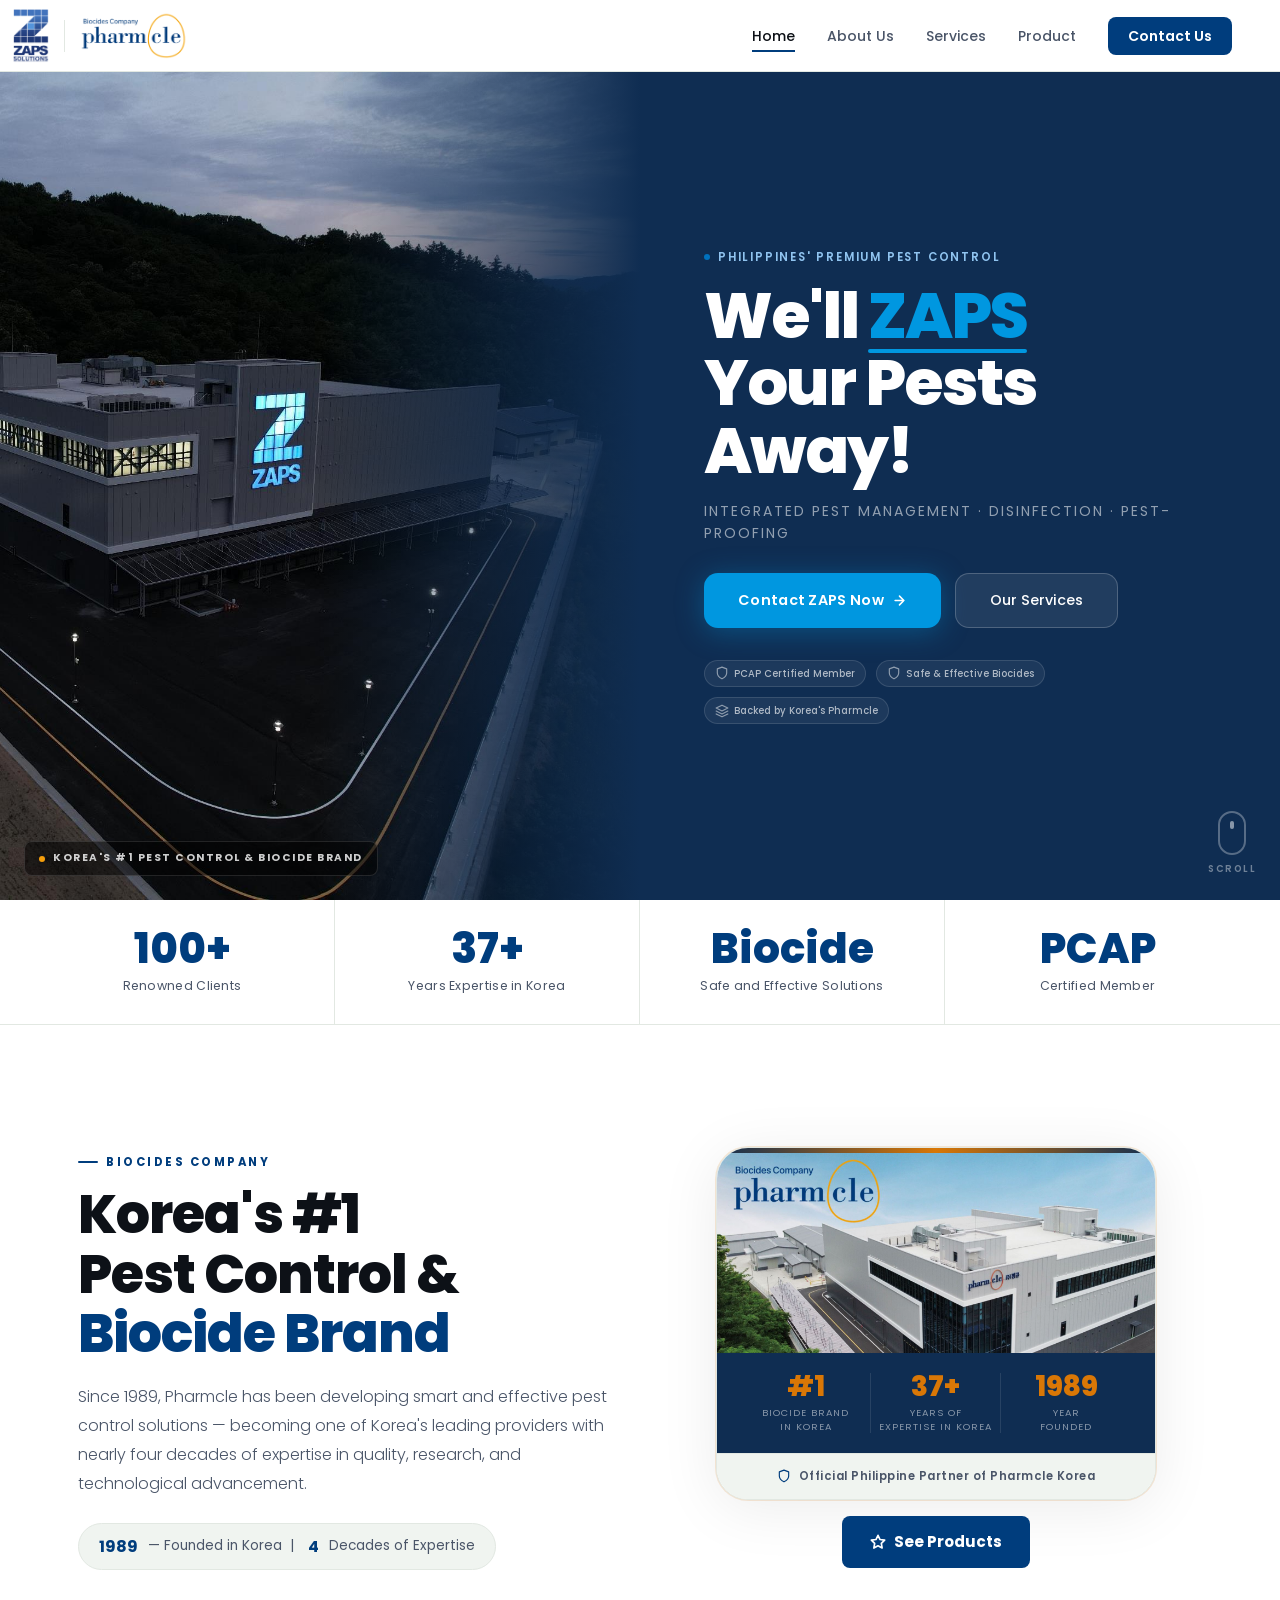
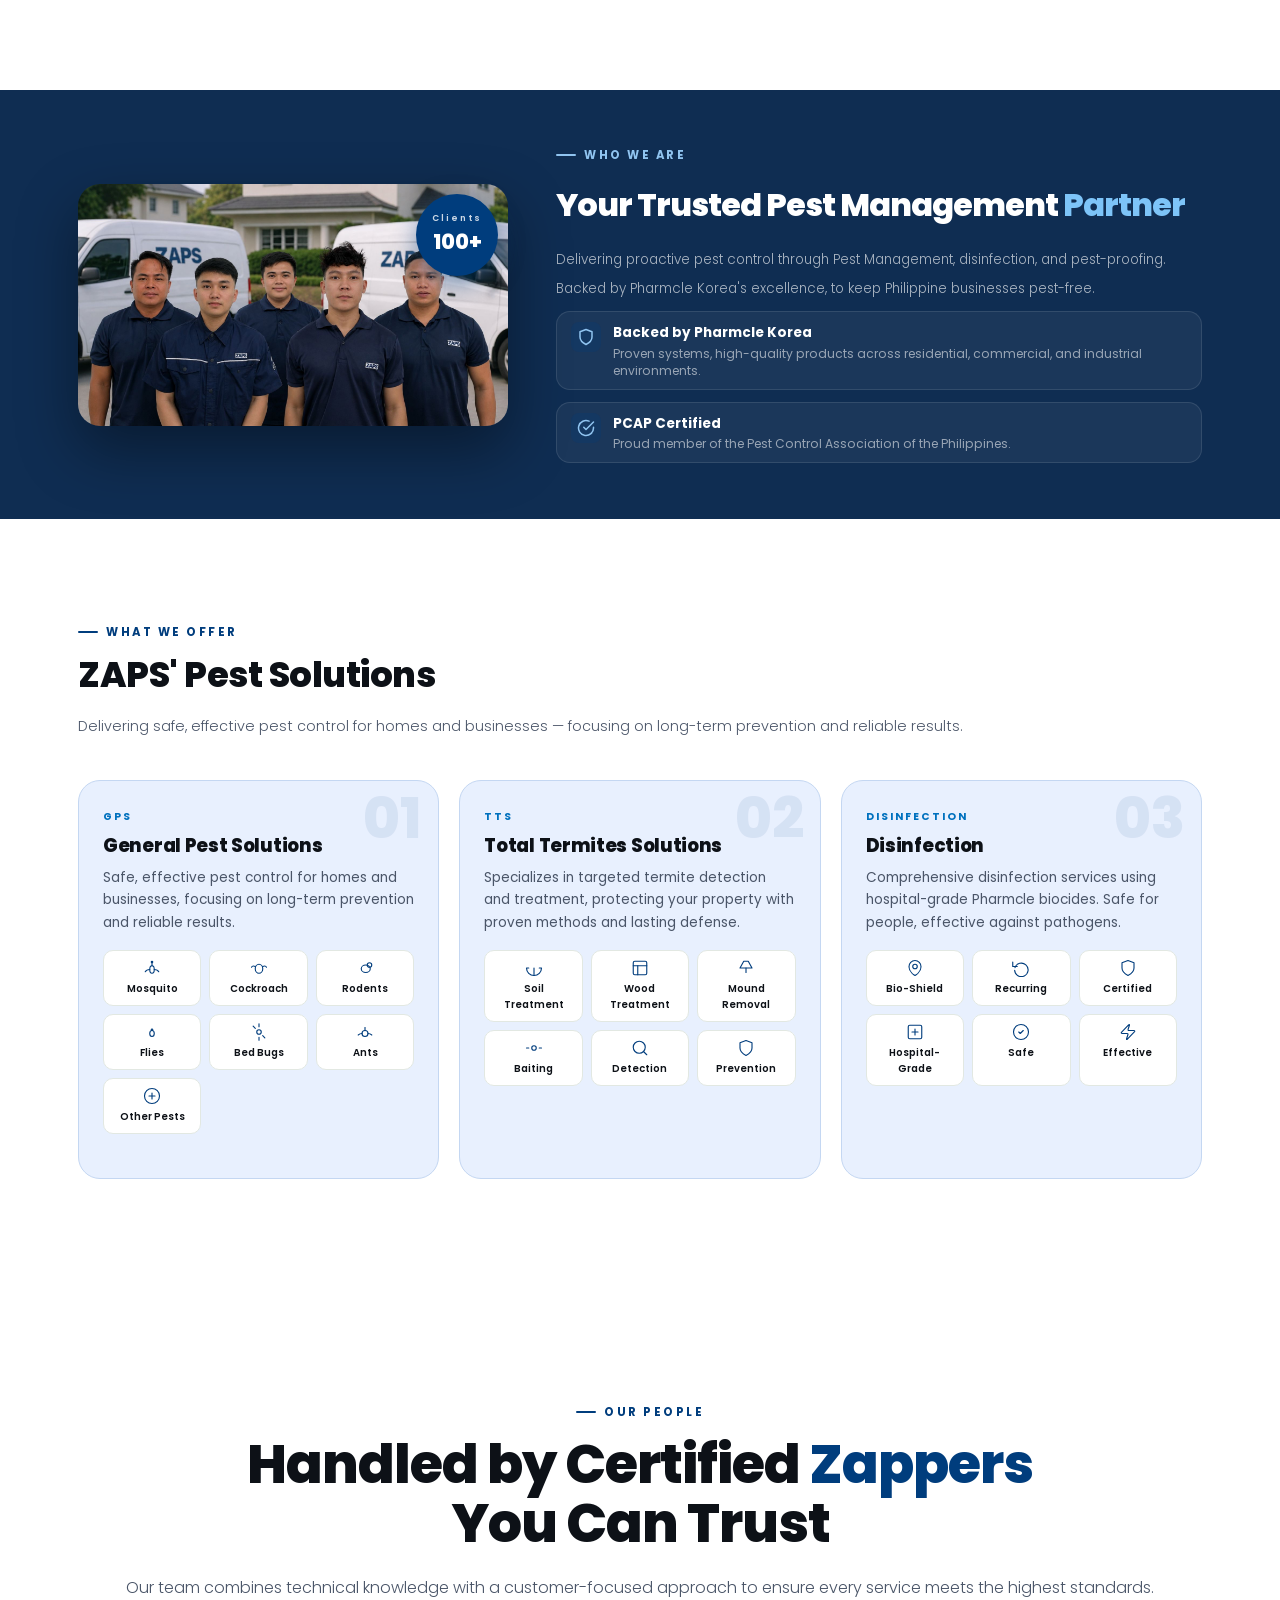
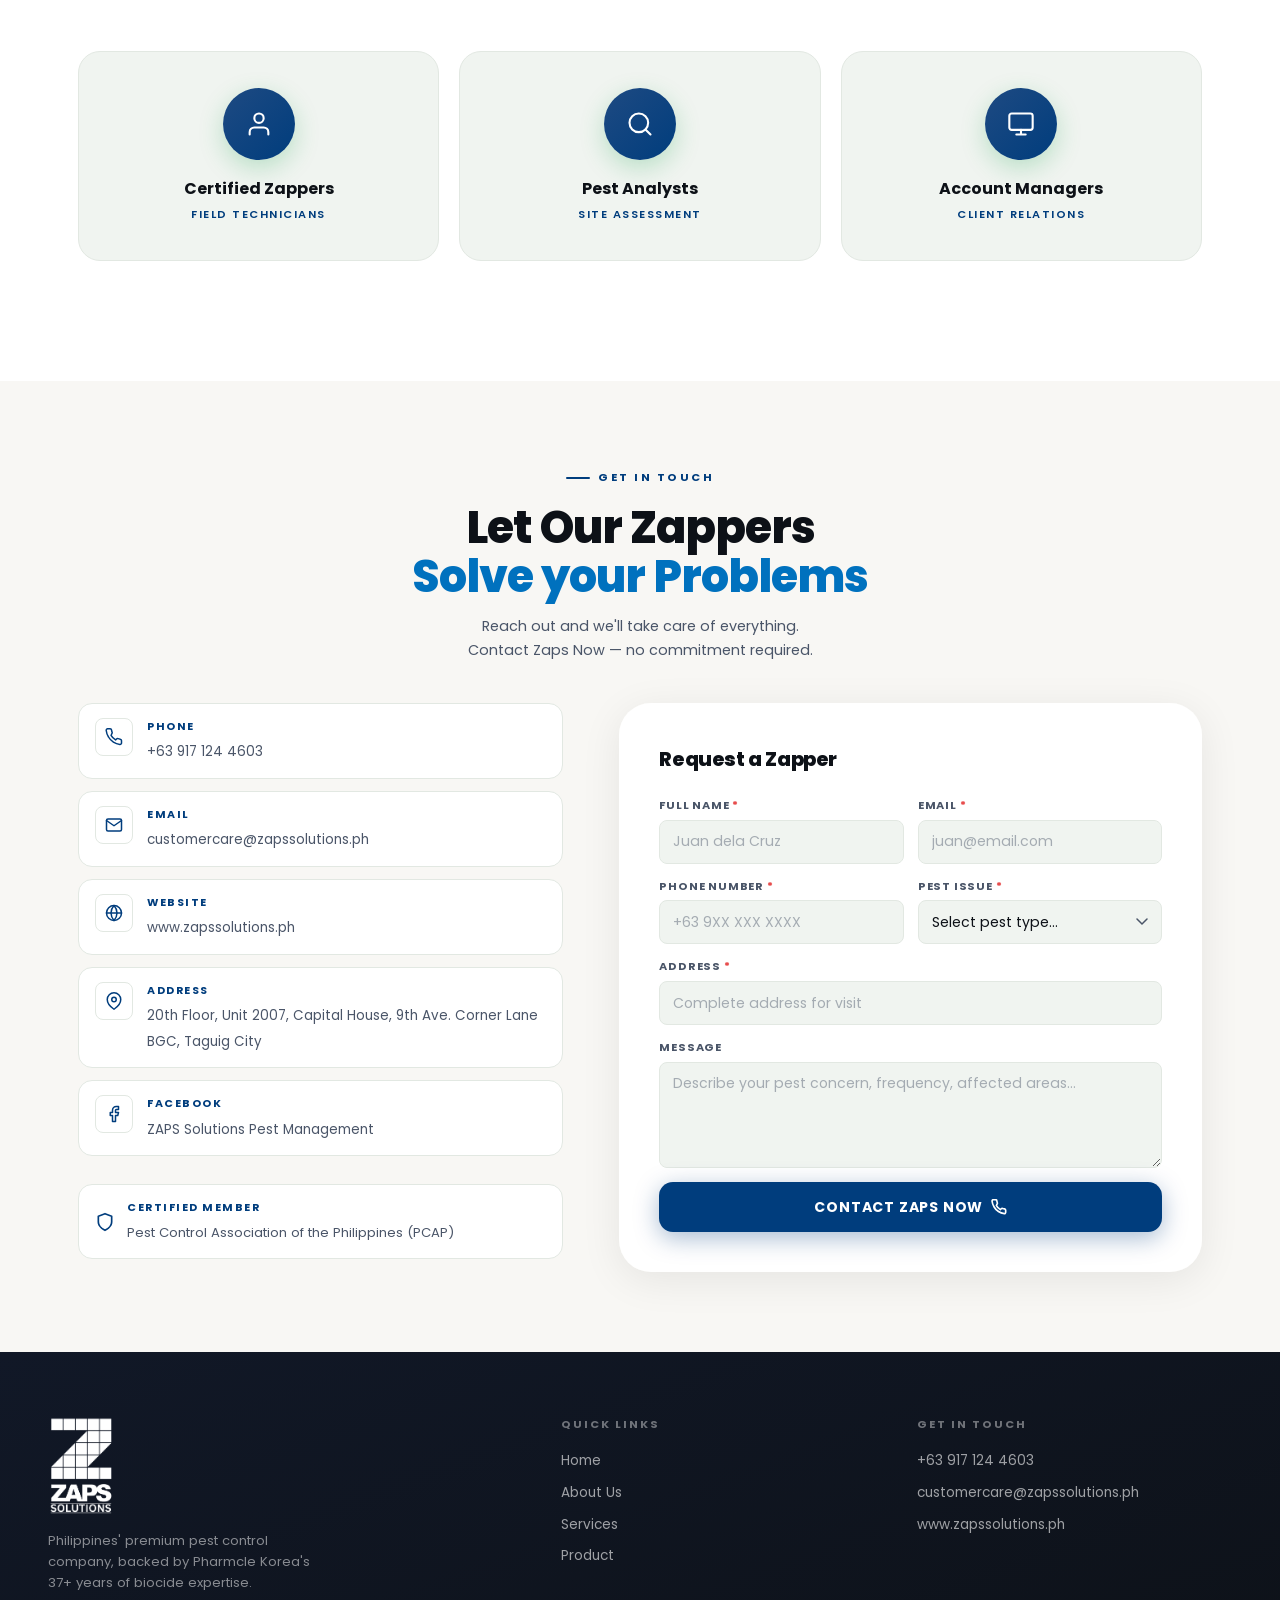
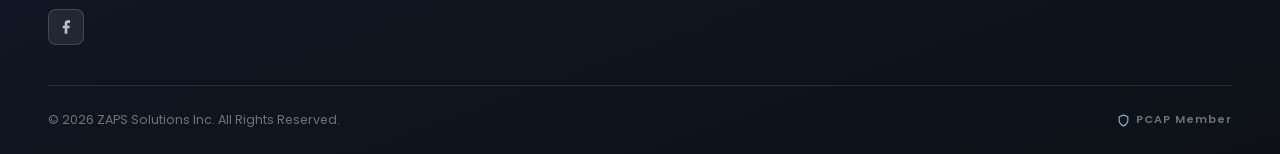
<file: index.html>
<!DOCTYPE html>
<html lang="en">
<head>
<meta charset="UTF-8">
<meta name="viewport" content="width=device-width, initial-scale=1.0">
<meta name="description" content="ZAPS Solutions Inc. — Philippines' premier pest control company. Integrated Pest Management, disinfection, and pest-proofing backed by Korea's Pharmcle.">
<title>ZAPS Solutions Inc. – We'll ZAPS Your Pests Away!</title>
    <link rel="icon" href="images/zaps_logo.png" type="image/png">
<link rel="preconnect" href="https://fonts.googleapis.com">
<link rel="preconnect" href="https://fonts.gstatic.com" crossorigin>
<link href="https://fonts.googleapis.com/css2?family=Poppins:wght@300;400;500;600;700;800&display=swap" rel="stylesheet" media="print" onload="this.media='all'">
<noscript><link href="https://fonts.googleapis.com/css2?family=Poppins:wght@300;400;500;600;700;800&display=swap" rel="stylesheet"></noscript>
<link rel="stylesheet" href="css/nav.css">
<style>
/* ─────────────────────────────────────────
   ZAPS SOLUTIONS — Redesigned Stylesheet
   White navbar · Full responsive · UX-first
───────────────────────────────────────── */
:root {
  --white:       #ffffff;
  --off-white:   #f8f7f4;
  --ink:         #0d1117;
  --ink-2:       #1c2530;
  --ink-muted:   #4a5568;
  --accent:      #003D7D;   /* ZAPS blue — from logo */
  --accent-2:    #002d60;
  --gold:        #d97706;
  --gold-light:  #fef3c7;
  --accent-light: #0071BE;  /* ZAPS lighter blue */
  --blue-deep:   #0f2d52;
  --blue-mid:    #1e4a82;
  --surface:     #f0f4f0;
  --border:      #e2e8e2;
  --border-dark: rgba(255,255,255,0.12);
  --text-on-dark: rgba(255,255,255,0.85);
  --text-dim:     rgba(255,255,255,0.45);

  --nav-h:  72px;
  --r-sm:   8px;
  --r-md:   14px;
  --r-lg:   22px;
  --r-xl:   32px;
  --max-w:  1220px;

  --ease-out: cubic-bezier(0.16,1,0.3,1);
}

*, *::before, *::after { box-sizing: border-box; margin: 0; padding: 0; }
html {
  width: 100%; min-height: 100%;
  scroll-behavior: smooth;
  scroll-padding-top: var(--nav-h);
  -webkit-text-size-adjust: 100%;
  overflow-x: hidden;
}
body {
  width: 100%;
  font-family: 'Poppins', sans-serif;
  background: var(--off-white);
  color: var(--ink);
  overflow-x: hidden;
  line-height: 1.6;
}
img { display: block; max-width: 100%; }
a { color: inherit; text-decoration: none; }
button { font-family: inherit; cursor: pointer; }

@media (prefers-reduced-motion: reduce) {
  *, *::before, *::after {
    animation-duration: 0.01ms !important;
    transition-duration: 0.01ms !important;
  }
}

/* ══════════════════════════════
   HERO — Split layout
══════════════════════════════ */
#hero {
  height: 100svh;
  padding-top: var(--nav-h);
  background: var(--blue-deep);
  position: relative;
  display: grid;
  grid-template-columns: 1fr 1fr;
  overflow: hidden;
  margin: 0; width: 100%;
}
.hero-image-side {
  position: relative;
  overflow: hidden;
}
.hero-image-side::after {
  content: '';
  position: absolute; inset: 0;
  background: linear-gradient(to right, transparent 50%, var(--blue-deep) 100%);
  pointer-events: none; z-index: 1;
}
.hero-image-side img {
  width: 100%; height: 100%;
  object-fit: cover; display: block;
}
.hero-content-side {
  display: flex;
  flex-direction: column;
  justify-content: center;
  padding: 60px clamp(32px, 5vw, 80px);
  position: relative; z-index: 2;
}
.hero-korea-badge {
  position: absolute;
  bottom: 24px; left: 24px;
  display: flex; align-items: center; gap: 8px;
  background: rgba(0,0,0,0.5);
  border: 1px solid rgba(255,255,255,0.12);
  border-radius: 8px; padding: 8px 14px;
  font-size: 0.65rem; font-weight: 700;
  letter-spacing: 1.5px; text-transform: uppercase;
  color: rgba(255,255,255,0.8); z-index: 3;
}
.hero-korea-badge span {
  width: 6px; height: 6px;
  background: #f59e0b; border-radius: 50%;
}
.hero-scroll-indicator {
  position: absolute;
  bottom: 24px; right: 24px;
  display: flex; flex-direction: column;
  align-items: center; gap: 6px;
  color: rgba(255,255,255,0.4);
  font-size: 0.6rem; font-weight: 600;
  letter-spacing: 1.5px; text-transform: uppercase; z-index: 3;
}
.hero-scroll-icon {
  width: 28px; height: 44px;
  border: 2px solid rgba(255,255,255,0.3);
  border-radius: 14px;
  display: flex; justify-content: center; padding-top: 8px;
}
.hero-scroll-dot {
  width: 4px; height: 8px;
  background: rgba(255,255,255,0.5);
  border-radius: 2px;
  animation: scrollBounce 1.5s ease-in-out infinite;
}
@keyframes scrollBounce {
  0%, 100% { transform: translateY(0); opacity: 1; }
  50% { transform: translateY(10px); opacity: 0.3; }
}

.hero-eyebrow {
  display: inline-flex; align-items: center; gap: 8px;
  font-size: 0.72rem; font-weight: 600; letter-spacing: 1.8px;
  text-transform: uppercase; color: #90c4f0;
  margin-bottom: 16px;
  animation: fadeUp 0.7s ease both;
}
.hero-eyebrow span { width: 6px; height: 6px; background: var(--accent-light); border-radius: 50%; }

.hero-headline {
  font-family: 'Poppins', sans-serif;
  font-size: clamp(36px, 5vw, 64px);
  font-weight: 800; line-height: 1.05;
  letter-spacing: -2px; color: var(--white);
  animation: fadeUp 0.7s ease 0.15s both;
  margin-bottom: 16px;
}
.hero-headline .zaps-word {
  color: #0097E0; position: relative; display: inline-block;
}
.hero-headline .zaps-word::after {
  content: '';
  position: absolute; left: 0; bottom: -4px; right: 0;
  height: 4px; background: #0097E0; border-radius: 2px;
  animation: lineGrow 0.6s var(--ease-out) 0.8s both;
  transform-origin: left;
}
@keyframes lineGrow { from { transform: scaleX(0); } to { transform: scaleX(1); } }

.hero-sub {
  font-size: clamp(11px, 1.4vw, 14px); font-weight: 400;
  color: rgba(255,255,255,0.55);
  letter-spacing: 2px; text-transform: uppercase;
  margin-bottom: 28px;
  animation: fadeUp 0.7s ease 0.3s both;
}
.hero-ctas {
  display: flex; flex-wrap: wrap; gap: 14px;
  margin-bottom: 32px;
  animation: fadeUp 0.7s ease 0.45s both;
}
.btn-primary {
  display: inline-flex; align-items: center; gap: 8px;
  background: #0097E0; color: var(--white);
  padding: 15px 34px; border-radius: var(--r-md);
  font-size: 0.9rem; font-weight: 600; letter-spacing: 0.3px;
  transition: background 0.2s, transform 0.2s, box-shadow 0.2s;
  box-shadow: 0 4px 28px rgba(0,151,224,0.35);
  min-height: 52px;
}
.btn-primary:hover {
  background: #5bb8f5;
  transform: translateY(-2px);
  box-shadow: 0 8px 38px rgba(91,184,245,0.4);
}
.btn-ghost {
  display: inline-flex; align-items: center; gap: 8px;
  background: rgba(255,255,255,0.08); color: var(--white);
  padding: 15px 34px; border-radius: var(--r-md);
  font-size: 0.9rem; font-weight: 500;
  border: 1px solid rgba(255,255,255,0.2);
  transition: background 0.2s, transform 0.2s;
  min-height: 52px;
}
.btn-ghost:hover {
  background: rgba(255,255,255,0.14);
  transform: translateY(-2px);
}
.hero-trust-badges {
  display: flex; flex-wrap: wrap; gap: 10px;
  animation: fadeUp 0.7s ease 0.6s both;
}
.hero-trust-badge {
  display: inline-flex; align-items: center; gap: 5px;
  background: rgba(255,255,255,0.06);
  border: 1px solid rgba(255,255,255,0.12);
  border-radius: 50px; padding: 5px 10px;
  font-size: 0.6rem; font-weight: 500;
  color: rgba(255,255,255,0.65);
  white-space: nowrap;
}
.hero-trust-badge svg { color: rgba(255,255,255,0.5); }

@keyframes fadeUp { from{opacity:0;transform:translateY(24px)} to{opacity:1;transform:translateY(0)} }

@media (max-width: 899px) {
  #hero { grid-template-columns: 1fr; height: auto; margin: 0; width: 100%; }
  .hero-image-side { height: 45vh; }
  .hero-image-side::after { background: linear-gradient(to bottom, transparent 50%, var(--blue-deep) 100%); }
  .hero-content-side { padding: 40px 20px 60px; align-items: center; text-align: center; }
  .hero-ctas { justify-content: center; }
  .hero-trust-badges { justify-content: center; }
  .hero-eyebrow { justify-content: center; }
  .hero-headline { font-size: clamp(32px, 8vw, 48px); }
  .hero-korea-badge { display: none; }
  .hero-scroll-indicator { display: none; }
}

/* ══════════════════════════════
   STATS BANNER
══════════════════════════════ */
.stats-banner {
  background: var(--white);
  border-bottom: 1px solid var(--border);
  padding: 0;
}
.stats-inner {
  max-width: var(--max-w); margin: 0 auto;
  display: grid; grid-template-columns: repeat(2, 1fr);
}
.stat-item {
  padding: 28px 20px; text-align: center;
  border-right: 1px solid var(--border);
  border-bottom: 1px solid var(--border);
}
.stat-item:nth-child(2n) { border-right: none; }
.stat-item:last-child,
.stat-item:nth-last-child(2) { border-bottom: none; }
.stat-num {
  font-family: 'Poppins', sans-serif;
  font-size: clamp(28px, 5vw, 42px); font-weight: 800;
  color: var(--accent); line-height: 1;
  margin-bottom: 6px;
}
.stat-label { font-size: 0.78rem; color: var(--ink-muted); font-weight: 400; letter-spacing: 0.3px; }

@media (min-width: 640px) {
  .stats-inner { grid-template-columns: repeat(4, 1fr); }
  .stat-item { border-bottom: none !important; border-right: 1px solid var(--border) !important; }
  .stat-item:last-child { border-right: none !important; }
}

/* ══════════════════════════════
   SECTION SHARED UTILITIES
══════════════════════════════ */
.section-wrap { padding: clamp(64px, 10vw, 120px) 0; }
.container { max-width: var(--max-w); margin: 0 auto; padding: 0 clamp(16px, 4vw, 48px); }

.eyebrow {
  display: inline-flex; align-items: center; gap: 8px;
  font-size: 0.72rem; font-weight: 700; letter-spacing: 2.5px;
  text-transform: uppercase; color: var(--accent);
  margin-bottom: 14px;
}
.eyebrow::before {
  content: '';
  width: 20px; height: 2px; background: var(--accent); border-radius: 2px;
}

.section-title {
  font-family: 'Poppins', sans-serif;
  font-size: clamp(30px, 5vw, 54px);
  font-weight: 800; line-height: 1.1;
  letter-spacing: -1px; color: var(--ink);
  margin-bottom: 20px;
}
.section-title .hl { color: var(--accent); }

.section-body {
  font-size: 1rem; font-weight: 300;
  line-height: 1.8; color: var(--ink-muted);
  max-width: 560px;
}

/* Reveal animation */
.reveal {
  opacity: 0; transform: translateY(28px);
  transition: opacity 0.6s var(--ease-out), transform 0.6s var(--ease-out);
}
.reveal.visible { opacity: 1; transform: none; }
.reveal-delay-1 { transition-delay: 0.1s; }
.reveal-delay-2 { transition-delay: 0.2s; }
.reveal-delay-3 { transition-delay: 0.3s; }

/* ══════════════════════════════
   PHARMCLE SECTION — Light BG
══════════════════════════════ */
#pharmcle { background: var(--white); }

.pharmcle-grid {
  display: grid; grid-template-columns: 1fr;
  gap: 60px; align-items: center;
}

@media (min-width: 900px) {
  .pharmcle-grid { grid-template-columns: 1fr 1fr; }
}

.pharmcle-kicker {
  font-size: 1rem; font-weight: 500;
  color: var(--ink); line-height: 1.6;
  margin-bottom: 16px;
}
.pharmcle-kicker .hl { color: var(--gold); font-weight: 700; }
.pharmcle-kicker a { color: var(--accent); }

.stat-pill {
  display: inline-flex; align-items: center; gap: 10px;
  background: var(--surface); border: 1px solid var(--border);
  border-radius: 50px; padding: 10px 20px;
  font-size: 0.85rem; margin-top: 24px;
  color: var(--ink-muted);
}
.stat-pill strong { color: var(--accent); font-size: 1rem; }
.see-products-btn {
  display: flex; align-items: center; justify-content: center; gap: 8px;
  width: 100%; margin-top: 16px; padding: 15px 24px;
  background: var(--accent); color: #fff;
  border-radius: var(--r-sm); font-size: 0.95rem; font-weight: 700;
  text-decoration: none; transition: background 0.2s, transform 0.2s;
  min-height: 52px;
}
.see-products-btn:hover { background: var(--accent-2); transform: translateY(-2px); }
@media (min-width: 900px) {
  .see-products-btn { width: auto; padding: 13px 28px; }
}

/* Pharmcle card */
.pharmcle-card {
  background: var(--white);
  border-radius: var(--r-xl);
  border: 1px solid var(--border);
  overflow: hidden;
  box-shadow: 0 8px 60px rgba(0,0,0,0.08), 0 0 0 1px rgba(217,119,6,0.15);
  max-width: 440px; margin: 0 auto; width: 100%;
}
.pharmcle-card-bar {
  height: 5px;
  background: linear-gradient(90deg, var(--blue-deep), var(--gold) 50%, var(--blue-deep));
}
.pharmcle-card-logo {
  padding: 0;
  background: var(--white);
  display: flex; align-items: center; justify-content: center;
  overflow: hidden;
  height: 200px;
}
.pharmcle-card-logo img {
  width: 100%; height: 100%;
  object-fit: cover;
  object-position: top left;
  display: block;
}
.pharmcle-card-stats {
  display: grid; grid-template-columns: repeat(3, 1fr);
  background: var(--blue-deep);
  padding: 20px 24px;
  gap: 0;
}
.pcs {
  text-align: center; display: flex; flex-direction: column;
  align-items: center; gap: 5px;
  border-right: 1px solid rgba(255,255,255,0.1);
  padding: 0 8px;
}
.pcs:last-child { border-right: none; }
.pcs-num {
  font-family: 'Poppins', sans-serif;
  font-size: 1.75rem; font-weight: 800; color: var(--gold); line-height: 1;
}
.pcs-label { font-size: 0.6rem; letter-spacing: 1px; color: rgba(255,255,255,0.5); text-transform: uppercase; line-height: 1.4; }
.pharmcle-card-footer {
  display: flex; align-items: center; justify-content: center; gap: 8px;
  padding: 13px 20px; background: var(--surface);
  border-top: 1px solid var(--border);
  font-size: 0.72rem; font-weight: 600; color: var(--ink-muted);
  letter-spacing: 0.5px;
}
.pharmcle-card-footer svg { color: var(--accent); flex-shrink: 0; }

/* ══════════════════════════════
   ABOUT — Dark section
══════════════════════════════ */
#about {
  background: var(--blue-deep);
  padding: clamp(36px,5vw,56px) 0;
  position: relative; overflow: hidden;
}
#about .section-title { color: var(--white); font-size: clamp(1.4rem,3vw,2rem); white-space: nowrap; }
#about .section-title .hl { color: #7dc4f8; }
#about .section-body { color: rgba(255,255,255,0.65); font-size: 0.84rem; line-height: 1.55; max-width: none; }
#about .eyebrow { color: #90c4f0; }
#about .eyebrow::before { background: #90c4f0; }

.about-grid {
  display: grid; grid-template-columns: 1fr;
  gap: 32px; align-items: center;
}
@media (min-width: 900px) {
  .about-grid { grid-template-columns: 0.8fr 1.2fr; gap: 48px; }
}

.about-img-wrap {
  position: relative;
}
.about-img-single {
  width: 100%;
  height: auto;
  border-radius: var(--r-lg);
  box-shadow: 0 24px 60px rgba(0,0,0,0.4);
}
.est-badge {
  position: absolute; top: 10px; right: 10px;
  width: 82px; height: 82px;
  background: var(--accent); border-radius: 50%;
  display: flex; flex-direction: column;
  align-items: center; justify-content: center;
  text-align: center; z-index: 4;
  box-shadow: 0 8px 24px rgba(0,61,125,0.5);
}
.est-badge span:first-child { font-size: 0.55rem; letter-spacing: 2px; font-weight: 600; color: rgba(255,255,255,0.8); }
.est-badge span:last-child { font-family: 'Poppins', sans-serif; font-size: 1.3rem; font-weight: 800; color: var(--white); }

.about-text { display: flex; flex-direction: column; gap: 8px; }
.about-highlight {
  display: flex; gap: 12px; align-items: flex-start;
  background: rgba(255,255,255,0.05);
  border: 1px solid rgba(255,255,255,0.1);
  border-radius: var(--r-md); padding: 10px 14px;
  margin-top: 4px;
}
.about-highlight-icon {
  width: 30px; height: 30px; flex-shrink: 0;
  background: rgba(0,61,125,0.25); border-radius: var(--r-sm);
  display: flex; align-items: center; justify-content: center;
  color: #90c4f0;
}
.about-highlight strong { display: block; color: var(--white); font-size: 0.84rem; margin-bottom: 1px; }
.about-highlight p { font-size: 0.76rem; color: rgba(255,255,255,0.55); line-height: 1.4; margin: 0; }

/* ══════════════════════════════
   SERVICES
══════════════════════════════ */
#services {
  position: relative; overflow: hidden;
  padding: clamp(56px,8vw,96px) 0;
  background: var(--white);
}
#services::before { display: none; }
#services .section-title { color: var(--ink); font-size: clamp(1.5rem,3.5vw,2.2rem); font-weight: 800; letter-spacing: -0.5px; }
#services .eyebrow { color: var(--accent); }
#services .eyebrow::before { background: var(--accent); }
#services .section-body { color: var(--ink-muted); font-size: 0.9rem; max-width: none; }

.services-head { margin-bottom: 40px; }

.services-grid {
  display: grid; grid-template-columns: 1fr;
  gap: 20px;
}
@media (min-width: 640px) {
  .services-grid { grid-template-columns: 1fr 1fr; }
}
@media (min-width: 1100px) {
  .services-grid { grid-template-columns: repeat(3, 1fr); }
}

.service-card {
  background: #e8f0fe;
  border: 1px solid #c4d7f2;
  border-radius: var(--r-lg); padding: 28px 24px;
  position: relative; overflow: hidden;
  transition: border-color 0.3s, transform 0.3s, box-shadow 0.3s;
  cursor: default;
}
.service-card::before { display: none; }
.service-card:hover { border-color: var(--accent); transform: translateY(-4px); box-shadow: 0 12px 36px rgba(0,61,125,0.12); }

.service-card-tag {
  font-size: 0.65rem; font-weight: 700; letter-spacing: 2px;
  text-transform: uppercase; color: var(--accent-light);
  margin-bottom: 8px;
}
.service-card-title {
  font-family: 'Poppins', sans-serif;
  font-size: 1.15rem; font-weight: 800;
  color: var(--ink); line-height: 1.25;
  margin-bottom: 10px; letter-spacing: -0.3px;
}
.service-card-body {
  font-size: 0.85rem; color: var(--ink-muted);
  line-height: 1.65; margin-bottom: 16px;
}
.service-num {
  position: absolute; top: 10px; right: 16px;
  font-family: 'Poppins', sans-serif;
  font-size: 3.5rem; font-weight: 800;
  color: rgba(0,61,125,0.08); line-height: 1;
  pointer-events: none; user-select: none;
}

.pest-chips { display: grid; grid-template-columns: repeat(3, 1fr); gap: 8px; margin-bottom: 16px; }
.pest-chip {
  display: flex; flex-direction: column; align-items: center; gap: 4px;
  background: var(--white); border: 1px solid var(--border);
  border-radius: 10px; padding: 8px 10px;
  min-width: 56px; font-size: 0.62rem; font-weight: 600;
  color: var(--ink); text-align: center;
  transition: background 0.2s, border-color 0.2s, box-shadow 0.2s; cursor: default;
}
.pest-chip svg { width: 18px; height: 18px; color: var(--accent); }
.pest-chip:hover { border-color: var(--accent); box-shadow: 0 4px 12px rgba(0,61,125,0.1); }

.learn-link {
  display: inline-flex; align-items: center; gap: 6px;
  color: var(--accent); font-size: 0.85rem; font-weight: 600;
  transition: gap 0.2s, color 0.2s;
  cursor: pointer; position: relative; z-index: 1;
}
.learn-link:hover { gap: 10px; color: var(--accent-2); }

/* ══════════════════════════════
   TEAM
══════════════════════════════ */
#team { background: var(--white); }
#team .section-title { white-space: nowrap; text-align: center; }
#team .section-body { max-width: none; }

.team-grid {
  display: grid; grid-template-columns: 1fr;
  gap: 20px; margin-top: 48px;
}
@media (min-width: 640px) {
  .team-grid { grid-template-columns: repeat(3, 1fr); }
}

.team-card {
  background: var(--surface); border: 1px solid var(--border);
  border-radius: var(--r-lg); padding: 36px 24px;
  text-align: center;
  transition: border-color 0.3s, transform 0.3s, box-shadow 0.3s;
}
.team-card:hover {
  border-color: var(--accent);
  transform: translateY(-4px);
  box-shadow: 0 16px 40px rgba(0,61,125,0.15);
}
.team-avatar {
  width: 72px; height: 72px;
  background: linear-gradient(135deg, var(--blue-mid), var(--accent));
  border-radius: 50%; margin: 0 auto 16px;
  display: flex; align-items: center; justify-content: center;
  box-shadow: 0 8px 24px rgba(22,163,74,0.25);
}
.team-name { font-family: 'Poppins', sans-serif; font-size: 1rem; font-weight: 700; margin-bottom: 5px; }
.team-role { font-size: 0.7rem; letter-spacing: 1.5px; color: var(--accent); text-transform: uppercase; font-weight: 600; }

@media (max-width: 899px) {
  #about .section-title { white-space: normal; font-size: clamp(1.2rem, 5vw, 1.6rem); }
  #team .section-title { white-space: normal; font-size: clamp(1.3rem, 5.5vw, 1.8rem); }
  .est-badge { width: 64px; height: 64px; top: 8px; right: 8px; }
  .est-badge span:first-child { font-size: 0.45rem; }
  .est-badge span:last-child { font-size: 1rem; }
}

/* ══════════════════════════════
   CLIENTS / SOCIAL PROOF
══════════════════════════════ */
#clients {
  background: linear-gradient(135deg, #020d1f 0%, #001a4d 35%, #0038a8 65%, #001a4d 85%, #020d1f 100%);
  overflow: hidden;
  position: relative;
}
#clients::before {
  content: '';
  position: absolute; inset: 0;
  background:
    radial-gradient(ellipse at 50% 0%, rgba(0,120,255,0.35) 0%, transparent 60%),
    radial-gradient(ellipse at 50% 100%, rgba(0,60,160,0.25) 0%, transparent 55%);
  pointer-events: none;
}
#clients .section-title { color: #ffffff; text-align: center; }
#clients .section-body { color: rgba(255,255,255,0.88); }
#clients .eyebrow { justify-content: center; color: #7dc4f8; }
#clients .eyebrow::before { display: none; }

.clients-head { text-align: center; margin-bottom: 48px; position: relative; z-index: 1; }

.clients-track-wrap {
  overflow: hidden;
  position: relative; z-index: 1;
  mask-image: linear-gradient(to right, transparent, black 8%, black 92%, transparent);
  -webkit-mask-image: linear-gradient(to right, transparent, black 8%, black 92%, transparent);
}
.clients-track {
  display: flex; gap: 16px;
  animation: trackScroll 22s linear infinite;
  width: max-content;
}
.clients-track:hover { animation-play-state: paused; }
@keyframes trackScroll { to { transform: translateX(-50%); } }

.client-logo {
  height: 52px;
  background: rgba(255,255,255,0.07);
  border: 1px solid rgba(100,180,255,0.2);
  border-radius: var(--r-md); padding: 0 28px;
  display: flex; align-items: center; justify-content: center;
  font-family: 'Poppins', sans-serif;
  font-size: 0.88rem; font-weight: 700;
  color: rgba(255,255,255,0.75);
  white-space: nowrap; flex-shrink: 0;
  transition: background 0.25s, color 0.25s, border-color 0.25s, box-shadow 0.25s;
  backdrop-filter: blur(6px);
}
.client-logo:hover {
  background: rgba(0,100,255,0.22);
  border-color: rgba(100,180,255,0.55);
  color: #ffffff;
  box-shadow: 0 0 18px rgba(0,120,255,0.3);
}

/* Reviews / Testimonials */
.reviews-grid {
  display: grid; grid-template-columns: 1fr;
  gap: 20px; margin-top: 48px;
}
@media (min-width: 640px) {
  .reviews-grid { grid-template-columns: repeat(2, 1fr); }
}
@media (min-width: 900px) {
  .reviews-grid { grid-template-columns: repeat(3, 1fr); }
}
.review-card {
  background: rgba(255,255,255,0.06);
  border: 1px solid rgba(100,180,255,0.18);
  border-radius: var(--r-lg); padding: 28px 24px;
  transition: border-color 0.3s, transform 0.3s, box-shadow 0.3s;
  position: relative; z-index: 1;
  backdrop-filter: blur(8px);
}
.review-card:hover {
  border-color: rgba(100,180,255,0.45);
  transform: translateY(-4px);
  box-shadow: 0 12px 36px rgba(0,80,200,0.25);
}
.review-stars { color: #fbbf24; font-size: 0.85rem; letter-spacing: 2px; margin-bottom: 12px; }
.review-text { font-size: 0.88rem; color: rgba(255,255,255,0.82); line-height: 1.75; margin-bottom: 18px; font-style: italic; }
.review-author { font-size: 0.78rem; color: rgba(160,210,255,0.7); font-weight: 600; letter-spacing: 0.5px; }

/* ══════════════════════════════
   CONTACT — Dark split layout
══════════════════════════════ */
#contact {
  background: var(--off-white);
  padding: clamp(48px,7vw,80px) 0;
  position: relative; overflow: hidden;
}
#contact::before {
  display: none;
}

/* ── Info side ── */
.contact-info-side { position: relative; z-index: 1; }
.contact-eyebrow {
  display: inline-flex; align-items: center; gap: 8px;
  font-size: 0.7rem; font-weight: 700; letter-spacing: 2.5px;
  text-transform: uppercase; color: var(--accent); margin-bottom: 16px;
}
.contact-eyebrow::before {
  content: ''; width: 24px; height: 2px; background: var(--accent); border-radius: 2px;
}
.contact-title {
  font-family: 'Poppins', sans-serif;
  font-size: clamp(1.8rem,4vw,2.8rem); font-weight: 800;
  line-height: 1.1; letter-spacing: -1px; color: var(--ink); margin-bottom: 12px;
}
.contact-title .hl { color: var(--accent-light); }
.contact-lead {
  font-size: 0.9rem; color: var(--ink-muted);
  line-height: 1.7; margin-bottom: 36px; max-width: 400px;
}

/* Info cards */
.info-cards { display: flex; flex-direction: column; gap: 12px; margin-bottom: 28px; }
.info-card {
  display: flex; align-items: flex-start; gap: 14px;
  background: var(--white);
  border: 1px solid var(--border);
  border-radius: var(--r-md); padding: 14px 16px;
  transition: background 0.25s, border-color 0.25s;
}
.info-card:hover {
  background: var(--surface);
  border-color: var(--accent-light);
}
.info-card-icon {
  width: 38px; height: 38px; flex-shrink: 0;
  background: var(--white); border: 1px solid var(--border); border-radius: var(--r-sm);
  display: flex; align-items: center; justify-content: center;
  color: var(--accent);
}
.info-card-text strong {
  display: block; font-size: 0.68rem; font-weight: 700;
  letter-spacing: 1.5px; text-transform: uppercase;
  color: var(--accent); margin-bottom: 3px;
}
.info-card-text span { font-size: 0.84rem; color: var(--ink-muted); line-height: 1.45; }
.info-card-text a {
  font-size: 0.84rem; color: var(--ink-muted);
  transition: color 0.2s;
}
.info-card-text a:hover { color: var(--ink); }

/* PCAP badge */
.pcap-glass {
  display: flex; align-items: center; gap: 12px;
  background: var(--white);
  border: 1px solid var(--border);
  border-radius: var(--r-md); padding: 14px 16px;
}
.pcap-glass svg { color: var(--accent); flex-shrink: 0; }
.pcap-glass strong { display: block; font-size: 0.68rem; letter-spacing: 1.5px; text-transform: uppercase; color: var(--accent); margin-bottom: 2px; }
.pcap-glass span { font-size: 0.82rem; color: var(--ink-muted); }

/* ── Form side ── */
.contact-form-wrap {
  background: rgba(255,255,255,0.96);
  border-radius: var(--r-xl);
  padding: clamp(20px,4vw,40px);
  box-shadow: 0 8px 40px rgba(0,0,0,0.08);
  position: relative; z-index: 1;
  width: 100%; box-sizing: border-box; overflow: hidden;
}
.form-title {
  font-family: 'Poppins', sans-serif;
  font-size: 1.25rem; font-weight: 800;
  color: var(--ink); margin-bottom: 22px; letter-spacing: -0.4px;
}

.form-row {
  display: grid; grid-template-columns: 1fr;
  gap: 14px; margin-bottom: 0;
}
@media (min-width: 480px) { .form-row { grid-template-columns: 1fr 1fr; } }

.form-group { display: flex; flex-direction: column; gap: 5px; margin-bottom: 14px; }
.form-group label {
  font-size: 0.7rem; font-weight: 700; letter-spacing: 0.8px;
  color: var(--ink-muted); text-transform: uppercase;
}
.form-group input,
.form-group textarea,
.form-group select {
  background: var(--surface); border: 1.5px solid var(--border);
  border-radius: var(--r-sm); padding: 10px 13px;
  color: var(--ink); font-family: 'Poppins', sans-serif; font-size: 0.88rem;
  outline: none; transition: border-color 0.2s, box-shadow 0.2s, background 0.2s;
  min-height: 44px; -webkit-appearance: none; appearance: none; width: 100%;
}
.form-group input::placeholder,
.form-group textarea::placeholder { color: var(--ink-muted); opacity: 0.45; }
.form-group input:focus,
.form-group textarea:focus,
.form-group select:focus {
  border-color: var(--accent); background: #fff;
  box-shadow: 0 0 0 3px rgba(0,61,125,0.1);
}
.form-group input.error,
.form-group textarea.error,
.form-group select.error { border-color: #e53e3e; box-shadow: 0 0 0 3px rgba(229,62,62,0.1); }
.field-error {
  font-size: 0.7rem; color: #e53e3e; font-weight: 600;
  display: none; margin-top: 2px;
}
.field-error.show { display: block; }
.form-group textarea { resize: vertical; min-height: 90px; }
.form-group select {
  background-image: url("data:image/svg+xml,%3Csvg xmlns='http://www.w3.org/2000/svg' width='12' height='8' viewBox='0 0 12 8'%3E%3Cpath d='M1 1l5 5 5-5' stroke='%234a5568' stroke-width='1.5' fill='none' stroke-linecap='round'/%3E%3C/svg%3E");
  background-repeat: no-repeat; background-position: right 13px center;
  padding-right: 36px; cursor: pointer;
}

/* Submit button */
.submit-btn {
  width: 100%; background: var(--accent); color: #fff;
  border: none; padding: 14px 20px;
  border-radius: var(--r-md); margin-top: 4px;
  font-family: 'Poppins', sans-serif;
  font-size: 0.88rem; font-weight: 700;
  letter-spacing: 0.8px; text-transform: uppercase;
  cursor: pointer;
  transition: background 0.25s, transform 0.2s, box-shadow 0.25s;
  box-shadow: 0 6px 24px rgba(0,61,125,0.35);
  display: flex; align-items: center; justify-content: center; gap: 8px;
  min-height: 50px; position: relative; overflow: hidden;
}
.submit-btn:hover:not(:disabled) {
  background: var(--accent-2); transform: translateY(-2px);
  box-shadow: 0 10px 32px rgba(0,61,125,0.45);
}
.submit-btn:active:not(:disabled) { transform: translateY(0); }
.submit-btn:disabled { opacity: 0.75; cursor: not-allowed; transform: none; }

/* Spinner */
.btn-spinner {
  width: 18px; height: 18px; border: 2px solid rgba(255,255,255,0.35);
  border-top-color: #fff; border-radius: 50%;
  animation: spin 0.7s linear infinite; display: none; flex-shrink: 0;
}
@keyframes spin { to { transform: rotate(360deg); } }
.submit-btn.loading .btn-spinner { display: block; }
.submit-btn.loading .btn-text { opacity: 0.7; }

/* Contact grid */
.contact-grid {
  display: grid; grid-template-columns: 1fr;
  gap: 40px; align-items: start; position: relative; z-index: 1;
  width: 100%;
}
@media (min-width: 900px) {
  .contact-grid { grid-template-columns: 1fr 1.2fr; gap: 56px; }
}
.contact-grid > * { min-width: 0; }
.contact-form-wrap { width: 100%; box-sizing: border-box; }

/* ══════════════════════════════
   FOOTER
══════════════════════════════ */
footer {
  background: linear-gradient(160deg, #111827 0%, #0d1117 100%);
  padding: clamp(40px, 6vw, 64px) clamp(16px, 4vw, 48px) 24px;
}
.footer-inner {
  max-width: var(--max-w); margin: 0 auto;
  display: grid; grid-template-columns: 1fr;
  gap: 40px; text-align: left;
}
@media (min-width: 640px) {
  .footer-inner { grid-template-columns: 1.5fr 1fr 1fr; text-align: left; }
}
.footer-logo {
  height: 100px; width: auto; filter: brightness(0) invert(1);
  margin-bottom: 14px; display: block; margin-left: 0; margin-right: 0;
}
@media (min-width: 640px) {
  .footer-logo { margin-left: 0; margin-right: 0; }
}
.footer-tagline { font-size: 0.82rem; color: rgba(255,255,255,0.5); line-height: 1.6; max-width: 280px; margin: 0; }
@media (min-width: 640px) { .footer-tagline { margin: 0; } }
.footer-socials { display: flex; gap: 8px; margin-top: 16px; justify-content: flex-start; }
.footer-social-btn {
  display: flex; align-items: center; justify-content: center;
  width: 36px; height: 36px; border-radius: 8px;
  background: rgba(255,255,255,0.08); border: 1px solid rgba(255,255,255,0.15);
  color: rgba(255,255,255,0.7); transition: background 0.2s, color 0.2s;
}
.footer-social-btn:hover { background: rgba(255,255,255,0.16); color: #fff; }
.footer-col-title {
  font-size: 0.7rem; font-weight: 700; letter-spacing: 2px;
  text-transform: uppercase; color: rgba(255,255,255,0.4);
  margin-bottom: 16px;
}
.footer-links { display: flex; flex-direction: column; gap: 10px; align-items: flex-start; }
@media (min-width: 640px) { .footer-links { align-items: flex-start; } }
.footer-links a { font-size: 0.85rem; color: rgba(255,255,255,0.6); transition: color 0.2s; }
.footer-links a:hover { color: var(--white); }
.footer-bottom {
  max-width: var(--max-w); margin: 40px auto 0;
  padding-top: 24px; border-top: 1px solid rgba(255,255,255,0.10);
  display: flex; flex-wrap: wrap; gap: 12px;
  align-items: center; justify-content: space-between;
}
.footer-copy { font-size: 0.78rem; color: rgba(255,255,255,0.4); }
.footer-pcap {
  display: flex; align-items: center; gap: 6px;
  font-size: 0.7rem; color: rgba(255,255,255,0.4); font-weight: 600; letter-spacing: 1px;
}
.footer-pcap svg { color: #7dc4f8; }
</style>
</head>
<body>

<!-- ═══════ NAV ═══════ -->
<div id="nav-placeholder"></div>


<!-- ═══════ HERO ═══════ -->
<section id="hero" aria-label="Hero">
  <div class="hero-image-side">
    <img src="images/Home Page Picture.jpg" alt="ZAPS Solutions facility" loading="eager">
    <div class="hero-korea-badge">
      <span></span>
      Korea's #1 Pest Control & Biocide Brand
    </div>
  </div>

  <div class="hero-content-side">
    <div class="hero-eyebrow">
      <span></span>
      Philippines' Premium Pest Control
    </div>
    <h1 class="hero-headline">
      We'll <span class="zaps-word">ZAPS</span><br>Your Pests Away!
    </h1>
    <p class="hero-sub">Integrated Pest Management &middot; Disinfection &middot; Pest-Proofing</p>
    <div class="hero-ctas">
      <a href="#contact" class="btn-primary">
        Contact ZAPS Now
        <svg width="15" height="15" viewBox="0 0 24 24" fill="none" stroke="currentColor" stroke-width="2.5" stroke-linecap="round" stroke-linejoin="round" aria-hidden="true"><path d="M5 12h14M12 5l7 7-7 7"/></svg>
      </a>
      <a href="#services" class="btn-ghost">Our Services</a>
    </div>
    <div class="hero-trust-badges">
      <div class="hero-trust-badge">
        <svg width="14" height="14" viewBox="0 0 24 24" fill="none" stroke="currentColor" stroke-width="2" stroke-linecap="round" stroke-linejoin="round"><path d="M12 22s8-4 8-10V5l-8-3-8 3v7c0 6 8 10 8 10z"/></svg>
        PCAP Certified Member
      </div>
      <div class="hero-trust-badge">
        <svg width="14" height="14" viewBox="0 0 24 24" fill="none" stroke="currentColor" stroke-width="2" stroke-linecap="round" stroke-linejoin="round"><path d="M12 22s8-4 8-10V5l-8-3-8 3v7c0 6 8 10 8 10z"/></svg>
        Safe & Effective Biocides
      </div>
      <div class="hero-trust-badge">
        <svg width="14" height="14" viewBox="0 0 24 24" fill="none" stroke="currentColor" stroke-width="2" stroke-linecap="round" stroke-linejoin="round"><path d="M12 2L2 7l10 5 10-5-10-5z"/><path d="M2 17l10 5 10-5"/><path d="M2 12l10 5 10-5"/></svg>
        Backed by Korea's Pharmcle
      </div>
    </div>
  </div>

  <div class="hero-scroll-indicator">
    <div class="hero-scroll-icon"><div class="hero-scroll-dot"></div></div>
    Scroll
  </div>
</section>

<!-- ═══════ STATS BANNER ═══════ -->
<div class="stats-banner" aria-label="Quick stats">
  <div class="stats-inner">
    <div class="stat-item reveal">
      <div class="stat-num">100+</div>
      <div class="stat-label">Renowned Clients</div>
    </div>
    <div class="stat-item reveal reveal-delay-1">
      <div class="stat-num">37+</div>
      <div class="stat-label">Years Expertise in Korea</div>
    </div>
    <div class="stat-item reveal reveal-delay-2">
      <div class="stat-num">Biocide</div>
      <div class="stat-label">Safe and Effective Solutions</div>
    </div>
    <div class="stat-item reveal reveal-delay-3">
      <div class="stat-num">PCAP</div>
      <div class="stat-label">Certified Member</div>
    </div>
  </div>
</div>

<!-- ═══════ PHARMCLE ═══════ -->
<section id="pharmcle" class="section-wrap" aria-label="Pharmcle Product">
  <div class="container">
    <div class="pharmcle-grid">
      <div class="reveal">
        <div class="eyebrow">Biocides Company</div>
        <h2 class="section-title">Korea's #1 <br>Pest Control &amp; <span class="hl">Biocide Brand</span></h2>
        <p class="section-body">Since 1989, Pharmcle has been developing smart and effective pest control solutions — becoming one of Korea's leading providers with nearly four decades of expertise in quality, research, and technological advancement.</p>
        <div class="stat-pill reveal reveal-delay-1">
          <strong>1989</strong> — Founded in Korea &nbsp;|&nbsp; <strong>4</strong> Decades of Expertise
        </div>
      </div>

      <div class="reveal reveal-delay-2" style="display:flex;flex-direction:column;align-items:center;gap:0">
        <div class="pharmcle-card">
          <div class="pharmcle-card-bar"></div>
          <div class="pharmcle-card-logo">
            <img src="[data-uri]" alt="Pharmcle – Korea's #1 Biocide Brand" width="600" height="338">
          </div>
          <div class="pharmcle-card-stats">
            <div class="pcs">
              <div class="pcs-num">#1</div>
              <div class="pcs-label">Biocide Brand<br>in Korea</div>
            </div>
            <div class="pcs">
              <div class="pcs-num">37+</div>
              <div class="pcs-label">Years of<br>Expertise in Korea</div>
            </div>
            <div class="pcs">
              <div class="pcs-num">1989</div>
              <div class="pcs-label">Year<br>Founded</div>
            </div>
          </div>
          <div class="pharmcle-card-footer">
            <svg width="14" height="14" viewBox="0 0 24 24" fill="none" stroke="currentColor" stroke-width="2" stroke-linecap="round" stroke-linejoin="round" aria-hidden="true"><path d="M12 22s8-4 8-10V5l-8-3-8 3v7c0 6 8 10 8 10z"/></svg>
            Official Philippine Partner of Pharmcle Korea
          </div>
        </div>
        <a href="products.html" class="see-products-btn reveal reveal-delay-3">
          <svg width="16" height="16" viewBox="0 0 24 24" fill="none" stroke="currentColor" stroke-width="2.5" stroke-linecap="round" stroke-linejoin="round" aria-hidden="true"><path d="M12 2l3.09 6.26L22 9.27l-5 4.87 1.18 6.88L12 17.77l-6.18 3.25L7 14.14 2 9.27l6.91-1.01L12 2z"/></svg>
          See Products
        </a>
      </div>
    </div>
  </div>
</section>

<!-- ═══════ ABOUT ═══════ -->
<section id="about" class="section-wrap" aria-label="About Us">
  <div class="container">
    <div class="about-grid">
      <div class="about-img-wrap reveal">
        <img src="images/about-team.jpg" alt="ZAPS field experts at work" class="about-img-single">
        <div class="est-badge">
          <span>Clients</span>
          <span>100+</span>
        </div>
      </div>

      <div class="about-text reveal reveal-delay-1">
        <div class="eyebrow">Who We Are</div>
        <h2 class="section-title">Your Trusted Pest Management <span class="hl">Partner</span></h2>

        <p class="section-body">Delivering proactive pest control through Pest Management, disinfection, and pest-proofing.</p>
        <p class="section-body">Backed by Pharmcle Korea's excellence, to keep Philippine businesses pest-free.</p>

        <div class="about-highlight">
          <div class="about-highlight-icon">
            <svg width="18" height="18" viewBox="0 0 24 24" fill="none" stroke="currentColor" stroke-width="2" stroke-linecap="round" stroke-linejoin="round" aria-hidden="true"><path d="M12 22s8-4 8-10V5l-8-3-8 3v7c0 6 8 10 8 10z"/></svg>
          </div>
          <div>
            <strong>Backed by Pharmcle Korea</strong>
            <p>Proven systems, high-quality products across residential, commercial, and industrial environments.</p>
          </div>
        </div>

        <div class="about-highlight">
          <div class="about-highlight-icon">
            <svg width="18" height="18" viewBox="0 0 24 24" fill="none" stroke="currentColor" stroke-width="2" stroke-linecap="round" stroke-linejoin="round" aria-hidden="true"><path d="M22 11.08V12a10 10 0 1 1-5.93-9.14"/><polyline points="22 4 12 14.01 9 11.01"/></svg>
          </div>
          <div>
            <strong>PCAP Certified</strong>
            <p>Proud member of the Pest Control Association of the Philippines.</p>
          </div>
        </div>
      </div>
    </div>
  </div>
</section>

<!-- ═══════ SERVICES ═══════ -->
<section id="services" class="section-wrap" aria-label="Services">
  <div class="container">
    <div class="services-head reveal">
      <div class="eyebrow">What We Offer</div>
      <h2 class="section-title">ZAPS' Pest Solutions</h2>
      <p class="section-body">Delivering safe, effective pest control for homes and businesses — focusing on long-term prevention and reliable results.</p>
    </div>

    <div class="services-grid">
      <!-- Card 1 -->
      <div class="service-card reveal">
        <div class="service-num" aria-hidden="true">01</div>
        <div class="service-card-tag">GPS</div>
        <h3 class="service-card-title"><a href="general-pest.html" style="color:inherit;text-decoration:none;">General Pest Solutions</a></h3>
        <p class="service-card-body">Safe, effective pest control for homes and businesses, focusing on long-term prevention and reliable results.</p>
        <div class="pest-chips" role="list" aria-label="Pests treated">
          <div class="pest-chip" role="listitem">
            <svg width="22" height="22" viewBox="0 0 24 24" fill="none" stroke="currentColor" stroke-width="1.5" stroke-linecap="round" stroke-linejoin="round"><ellipse cx="12" cy="14" rx="3" ry="5"/><path d="M12 9V5"/><path d="M9 14c-2 0-5 1-6 3"/><path d="M15 14c2 0 5 1 6 3"/><circle cx="12" cy="4" r="1"/></svg>
            Mosquito
          </div>
          <div class="pest-chip" role="listitem">
            <svg width="22" height="22" viewBox="0 0 24 24" fill="none" stroke="currentColor" stroke-width="1.5" stroke-linecap="round" stroke-linejoin="round"><ellipse cx="12" cy="13" rx="5" ry="6"/><path d="M7 10c-2-1-4-1-5 1"/><path d="M17 10c2-1 4-1 5 1"/></svg>
            Cockroach
          </div>
          <div class="pest-chip" role="listitem">
            <svg width="22" height="22" viewBox="0 0 24 24" fill="none" stroke="currentColor" stroke-width="1.5" stroke-linecap="round" stroke-linejoin="round"><ellipse cx="13" cy="13" rx="6" ry="5"/><circle cx="18" cy="8" r="3"/></svg>
            Rodents
          </div>
          <div class="pest-chip" role="listitem">
            <svg width="22" height="22" viewBox="0 0 24 24" fill="none" stroke="currentColor" stroke-width="1.5" stroke-linecap="round" stroke-linejoin="round"><ellipse cx="12" cy="14" rx="3" ry="4"/><circle cx="12" cy="9" r="1"/></svg>
            Flies
          </div>
          <div class="pest-chip" role="listitem">
            <svg width="22" height="22" viewBox="0 0 24 24" fill="none" stroke="currentColor" stroke-width="1.5" stroke-linecap="round" stroke-linejoin="round"><circle cx="12" cy="12" r="3"/><path d="M12 1v4M12 19v4M4.22 4.22l2.83 2.83M16.95 16.95l2.83 2.83"/></svg>
            Bed Bugs
          </div>
          <div class="pest-chip" role="listitem">
            <svg width="22" height="22" viewBox="0 0 24 24" fill="none" stroke="currentColor" stroke-width="1.5" stroke-linecap="round" stroke-linejoin="round"><circle cx="12" cy="14" r="4"/><path d="M12 10V6"/><path d="M8 14c-2 0-4 1-5 2"/><path d="M16 14c2 0 4 1 5 2"/></svg>
            Ants
          </div>
          <div class="pest-chip" role="listitem">
            <svg width="22" height="22" viewBox="0 0 24 24" fill="none" stroke="currentColor" stroke-width="1.5" stroke-linecap="round" stroke-linejoin="round"><circle cx="12" cy="12" r="10"/><path d="M8 12h8"/><path d="M12 8v8"/></svg>
            Other Pests
          </div>
        </div>
      </div>

      <!-- Card 2 -->
      <div class="service-card reveal reveal-delay-1">
        <div class="service-num" aria-hidden="true">02</div>
        <div class="service-card-tag">TTS</div>
        <h3 class="service-card-title">Total Termites Solutions</h3>
        <p class="service-card-body">Specializes in targeted termite detection and treatment, protecting your property with proven methods and lasting defense.</p>
        <div class="pest-chips" role="list">
          <div class="pest-chip" role="listitem">
            <svg width="22" height="22" viewBox="0 0 24 24" fill="none" stroke="currentColor" stroke-width="1.5" stroke-linecap="round" stroke-linejoin="round"><path d="M12 22V12"/><path d="M5 12H2a10 10 0 0 0 20 0h-3"/></svg>
            Soil Treatment
          </div>
          <div class="pest-chip" role="listitem">
            <svg width="22" height="22" viewBox="0 0 24 24" fill="none" stroke="currentColor" stroke-width="1.5" stroke-linecap="round" stroke-linejoin="round"><rect x="3" y="3" width="18" height="18" rx="2"/><path d="M3 9h18"/><path d="M9 21V9"/></svg>
            Wood Treatment
          </div>
          <div class="pest-chip" role="listitem">
            <svg width="22" height="22" viewBox="0 0 24 24" fill="none" stroke="currentColor" stroke-width="1.5" stroke-linecap="round" stroke-linejoin="round"><path d="m9 3-5 9h16L15 3z"/><path d="M12 12v6"/></svg>
            Mound Removal
          </div>
          <div class="pest-chip" role="listitem">
            <svg width="22" height="22" viewBox="0 0 24 24" fill="none" stroke="currentColor" stroke-width="1.5" stroke-linecap="round" stroke-linejoin="round"><circle cx="12" cy="12" r="3"/><path d="M5 12H2"/><path d="M22 12h-3"/></svg>
            Baiting
          </div>
          <div class="pest-chip" role="listitem">
            <svg width="22" height="22" viewBox="0 0 24 24" fill="none" stroke="currentColor" stroke-width="1.5" stroke-linecap="round" stroke-linejoin="round"><circle cx="11" cy="11" r="8"/><path d="m21 21-4.35-4.35"/></svg>
            Detection
          </div>
          <div class="pest-chip" role="listitem">
            <svg width="22" height="22" viewBox="0 0 24 24" fill="none" stroke="currentColor" stroke-width="1.5" stroke-linecap="round" stroke-linejoin="round"><path d="M12 22s8-4 8-10V5l-8-3-8 3v7c0 6 8 10 8 10z"/></svg>
            Prevention
          </div>
        </div>
      </div>

      <!-- Card 3 -->
      <div class="service-card reveal reveal-delay-2">
        <div class="service-num" aria-hidden="true">03</div>
        <div class="service-card-tag">Disinfection</div>
        <h3 class="service-card-title">Disinfection</h3>
        <p class="service-card-body">Comprehensive disinfection services using hospital-grade Pharmcle biocides. Safe for people, effective against pathogens.</p>
        <div class="pest-chips" role="list">
          <div class="pest-chip" role="listitem">
            <svg width="22" height="22" viewBox="0 0 24 24" fill="none" stroke="currentColor" stroke-width="1.5" stroke-linecap="round" stroke-linejoin="round"><path d="M12 22s-8-4.5-8-11.8A8 8 0 0 1 12 2a8 8 0 0 1 8 8.2c0 7.3-8 11.8-8 11.8z"/><circle cx="12" cy="10" r="3"/></svg>
            Bio-Shield
          </div>
          <div class="pest-chip" role="listitem">
            <svg width="22" height="22" viewBox="0 0 24 24" fill="none" stroke="currentColor" stroke-width="1.5" stroke-linecap="round" stroke-linejoin="round"><polyline points="1 4 1 10 7 10"/><path d="M3.51 15a9 9 0 1 0 .49-3.5"/></svg>
            Recurring
          </div>
          <div class="pest-chip" role="listitem">
            <svg width="22" height="22" viewBox="0 0 24 24" fill="none" stroke="currentColor" stroke-width="1.5" stroke-linecap="round" stroke-linejoin="round"><path d="M12 22s8-4 8-10V5l-8-3-8 3v7c0 6 8 10 8 10z"/></svg>
            Certified
          </div>
          <div class="pest-chip" role="listitem">
            <svg width="22" height="22" viewBox="0 0 24 24" fill="none" stroke="currentColor" stroke-width="1.5" stroke-linecap="round" stroke-linejoin="round"><rect x="3" y="3" width="18" height="18" rx="2"/><path d="M12 8v8"/><path d="M8 12h8"/></svg>
            Hospital-Grade
          </div>
          <div class="pest-chip" role="listitem">
            <svg width="22" height="22" viewBox="0 0 24 24" fill="none" stroke="currentColor" stroke-width="1.5" stroke-linecap="round" stroke-linejoin="round"><path d="M9 12l2 2 4-4"/><circle cx="12" cy="12" r="10"/></svg>
            Safe
          </div>
          <div class="pest-chip" role="listitem">
            <svg width="22" height="22" viewBox="0 0 24 24" fill="none" stroke="currentColor" stroke-width="1.5" stroke-linecap="round" stroke-linejoin="round"><path d="M4 14a1 1 0 0 1-.78-1.63l9.9-10.2a.5.5 0 0 1 .86.46l-1.92 6.02A1 1 0 0 0 13 10h7a1 1 0 0 1 .78 1.63l-9.9 10.2a.5.5 0 0 1-.86-.46l1.92-6.02A1 1 0 0 0 11 14z"/></svg>
            Effective
          </div>
        </div>
      </div>

    </div>
  </div>
</section>

<!-- ═══════ TEAM ═══════ -->
<section id="team" class="section-wrap" aria-label="Our Team">
  <div class="container">
    <div class="reveal" style="text-align:center;margin:0 auto 0;">
      <div class="eyebrow" style="justify-content:center;">Our People</div>
      <h2 class="section-title">Handled by Certified <span class="hl">Zappers</span> <br>You Can Trust</h2>
      <p class="section-body" style="margin:0 auto;text-align:center;">Our team combines technical knowledge with a customer-focused approach to ensure every service meets the highest standards.</p>
    </div>

    <div class="team-grid">
      <div class="team-card reveal">
        <div class="team-avatar">
          <svg width="28" height="28" viewBox="0 0 24 24" fill="none" stroke="white" stroke-width="1.8" stroke-linecap="round" stroke-linejoin="round" aria-hidden="true"><path d="M20 21v-2a4 4 0 0 0-4-4H8a4 4 0 0 0-4 4v2"/><circle cx="12" cy="7" r="4"/></svg>
        </div>
        <div class="team-name">Certified Zappers</div>
        <div class="team-role">Field Technicians</div>
      </div>
      <div class="team-card reveal reveal-delay-1">
        <div class="team-avatar">
          <svg width="28" height="28" viewBox="0 0 24 24" fill="none" stroke="white" stroke-width="1.8" stroke-linecap="round" stroke-linejoin="round" aria-hidden="true"><circle cx="11" cy="11" r="8"/><path d="m21 21-4.35-4.35"/></svg>
        </div>
        <div class="team-name">Pest Analysts</div>
        <div class="team-role">Site Assessment</div>
      </div>
      <div class="team-card reveal reveal-delay-2">
        <div class="team-avatar">
          <svg width="28" height="28" viewBox="0 0 24 24" fill="none" stroke="white" stroke-width="1.8" stroke-linecap="round" stroke-linejoin="round" aria-hidden="true"><rect x="2" y="3" width="20" height="14" rx="2"/><path d="M8 21h8M12 17v4"/></svg>
        </div>
        <div class="team-name">Account Managers</div>
        <div class="team-role">Client Relations</div>
      </div>
    </div>
  </div>
</section>

<!-- ═══════ CONTACT ═══════ -->
<section id="contact" aria-label="Contact Us">
  <div class="container">
    <div class="contact-header reveal" style="text-align:center;margin-bottom:40px;">
      <p class="contact-eyebrow" style="justify-content:center;">Get In Touch</p>
      <h2 class="contact-title">Let Our Zappers<br><span class="hl">Solve your Problems</span></h2>
      <p class="contact-lead" style="max-width:none;margin:0 auto 0;">Reach out and we'll take care of everything.<br> Contact Zaps Now — no commitment required.</p>
    </div>
    <div class="contact-grid">

      <!-- ── Left: contact details ── -->
      <div class="contact-info-side reveal">
        <div class="info-cards">
          <!-- Phone -->
          <div class="info-card">
            <div class="info-card-icon" aria-hidden="true">
              <svg width="18" height="18" viewBox="0 0 24 24" fill="none" stroke="currentColor" stroke-width="2" stroke-linecap="round" stroke-linejoin="round"><path d="M22 16.92v3a2 2 0 0 1-2.18 2 19.79 19.79 0 0 1-8.63-3.07A19.5 19.5 0 0 1 4.69 12a19.79 19.79 0 0 1-3.07-8.67A2 2 0 0 1 3.77 1h3a2 2 0 0 1 2 1.72c.127.96.361 1.903.7 2.81a2 2 0 0 1-.45 2.11L8.09 9.91a16 16 0 0 0 6 6l1.27-1.27a2 2 0 0 1 2.11-.45c.907.339 1.85.573 2.81.7A2 2 0 0 1 22 16.92z"/></svg>
            </div>
            <div class="info-card-text">
              <strong>Phone</strong>
              <span><a href="tel:+639171244603">+63 917 124 4603</a></span>
            </div>
          </div>
          <!-- Email -->
          <div class="info-card">
            <div class="info-card-icon" aria-hidden="true">
              <svg width="18" height="18" viewBox="0 0 24 24" fill="none" stroke="currentColor" stroke-width="2" stroke-linecap="round" stroke-linejoin="round"><path d="M4 4h16c1.1 0 2 .9 2 2v12c0 1.1-.9 2-2 2H4c-1.1 0-2-.9-2-2V6c0-1.1.9-2 2-2z"/><polyline points="22,6 12,13 2,6"/></svg>
            </div>
            <div class="info-card-text">
              <strong>Email</strong>
              <span><a href="mailto:customercare@zapssolutions.ph">customercare@zapssolutions.ph</a></span>
            </div>
          </div>
          <!-- Website -->
          <div class="info-card">
            <div class="info-card-icon" aria-hidden="true">
              <svg width="18" height="18" viewBox="0 0 24 24" fill="none" stroke="currentColor" stroke-width="2" stroke-linecap="round" stroke-linejoin="round"><circle cx="12" cy="12" r="10"/><line x1="2" y1="12" x2="22" y2="12"/><path d="M12 2a15.3 15.3 0 0 1 4 10 15.3 15.3 0 0 1-4 10 15.3 15.3 0 0 1-4-10 15.3 15.3 0 0 1 4-10z"/></svg>
            </div>
            <div class="info-card-text">
              <strong>Website</strong>
              <span><a href="https://www.zapssolutions.ph" target="_blank" rel="noopener">www.zapssolutions.ph</a></span>
            </div>
          </div>
          <!-- Address -->
          <div class="info-card">
            <div class="info-card-icon" aria-hidden="true">
              <svg width="18" height="18" viewBox="0 0 24 24" fill="none" stroke="currentColor" stroke-width="2" stroke-linecap="round" stroke-linejoin="round"><path d="M21 10c0 7-9 13-9 13s-9-6-9-13a9 9 0 0 1 18 0z"/><circle cx="12" cy="10" r="3"/></svg>
            </div>
            <div class="info-card-text">
              <strong>Address</strong>
              <span>20th Floor, Unit 2007, Capital House, 9th Ave. Corner Lane BGC, Taguig City</span>
            </div>
          </div>
          <!-- Facebook -->
          <div class="info-card">
            <div class="info-card-icon" aria-hidden="true">
              <svg width="18" height="18" viewBox="0 0 24 24" fill="none" stroke="currentColor" stroke-width="2" stroke-linecap="round" stroke-linejoin="round"><path d="M18 2h-3a5 5 0 0 0-5 5v3H7v4h3v8h4v-8h3l1-4h-4V7a1 1 0 0 1 1-1h3z"/></svg>
            </div>
            <div class="info-card-text">
              <strong>Facebook</strong>
              <span><a href="https://web.facebook.com/ZAPSSolutionsInc/?_rdc=1&_rdr#" target="_blank" rel="noopener">ZAPS Solutions Pest Management</a></span>
            </div>
          </div>
        </div>

        <!-- PCAP badge -->
        <div class="pcap-glass">
          <svg width="20" height="20" viewBox="0 0 24 24" fill="none" stroke="currentColor" stroke-width="2" stroke-linecap="round" stroke-linejoin="round" aria-hidden="true"><path d="M12 22s8-4 8-10V5l-8-3-8 3v7c0 6 8 10 8 10z"/></svg>
          <div>
            <strong>Certified Member</strong>
            <span>Pest Control Association of the Philippines (PCAP)</span>
          </div>
        </div>
      </div>

      <!-- ── Right: form ── -->
      <div class="contact-form-wrap reveal reveal-delay-1">
        <h3 class="form-title">Request a Zapper</h3>

        <!--
          FormSubmit handles email delivery.
          _next redirects to thankyou.html after submission.
          _captcha=false disables the default captcha (use honeypot instead).
        -->
        <form
          id="contact-form"
          action="https://formsubmit.co/customercare@zapssolutions.ph"
          method="POST"
          novalidate
        >
          <!-- FormSubmit hidden configuration fields -->
          <input type="hidden" name="_captcha"  value="false">
          <input type="hidden" name="_subject"  value="New Pest Control Inquiry — ZAPS Solutions">
          <input type="hidden" name="_template" value="table">
          <input type="hidden" name="_next"     value="https://shinano21.github.io/Web_Zaps/thankyou.html">
          <!-- Honeypot spam trap: bots fill this, humans don't -->
          <input type="text"   name="_honey"    style="display:none" tabindex="-1" autocomplete="off">

          <!-- Row 1: Name + Email -->
          <div class="form-row" style="margin-bottom:14px">
            <div class="form-group" style="margin-bottom:0">
              <label for="f-name">Full Name <span aria-hidden="true" style="color:#e53e3e">*</span></label>
              <input id="f-name" name="Full Name" type="text"
                     placeholder="Juan dela Cruz"
                     autocomplete="name" required>
              <span class="field-error" id="err-name">Please enter your full name.</span>
            </div>
            <div class="form-group" style="margin-bottom:0">
              <label for="f-email">Email <span aria-hidden="true" style="color:#e53e3e">*</span></label>
              <input id="f-email" name="Email" type="email"
                     placeholder="juan@email.com"
                     autocomplete="email" required>
              <span class="field-error" id="err-email">Please enter a valid email.</span>
            </div>
          </div>

          <!-- Row 2: Phone + Pest -->
          <div class="form-row" style="margin-bottom:14px">
            <div class="form-group" style="margin-bottom:0">
              <label for="f-phone">Phone Number <span aria-hidden="true" style="color:#e53e3e">*</span></label>
              <input id="f-phone" name="Phone Number" type="tel"
                     placeholder="+63 9XX XXX XXXX"
                     autocomplete="tel" required>
              <span class="field-error" id="err-phone">Please enter your phone number.</span>
            </div>
            <div class="form-group" style="margin-bottom:0">
              <label for="f-pest">Pest Issue <span aria-hidden="true" style="color:#e53e3e">*</span></label>
              <select id="f-pest" name="Pest Issue" required>
                <option value="">Select pest type…</option>
                <option>Cockroaches</option>
                <option>Termites</option>
                <option>Rats</option>
                <option>Mosquitoes</option>
                <option>Bed Bugs</option>
                <option>Ants</option>
                <option>Other</option>
              </select>
              <span class="field-error" id="err-pest">Please select a pest issue.</span>
            </div>
          </div>

          <!-- Address -->
          <div class="form-group">
            <label for="f-address">Address <span aria-hidden="true" style="color:#e53e3e">*</span></label>
            <input id="f-address" name="Address" type="text"
                   placeholder="Complete address for visit"
                   autocomplete="street-address" required>
            <span class="field-error" id="err-address">Please enter your address.</span>
          </div>

          <!-- Message -->
          <div class="form-group">
            <label for="f-message">Message</label>
            <textarea id="f-message" name="Message"
                      placeholder="Describe your pest concern, frequency, affected areas…"
                      rows="4"></textarea>
          </div>

          <!-- Submit -->
          <button class="submit-btn" type="submit" id="submit-btn">
            <span class="btn-text">Contact Zaps Now</span>
            <span class="btn-spinner" aria-hidden="true"></span>
            <svg class="btn-icon" width="16" height="16" viewBox="0 0 24 24" fill="none" stroke="currentColor" stroke-width="2.5" stroke-linecap="round" stroke-linejoin="round" aria-hidden="true"><path d="M22 16.92v3a2 2 0 0 1-2.18 2 19.79 19.79 0 0 1-8.63-3.07A19.5 19.5 0 0 1 4.69 12a19.79 19.79 0 0 1-3.07-8.67A2 2 0 0 1 3.77 1h3a2 2 0 0 1 2 1.72c.127.96.361 1.903.7 2.81a2 2 0 0 1-.45 2.11L8.09 9.91a16 16 0 0 0 6 6l1.27-1.27a2 2 0 0 1 2.11-.45c.907.339 1.85.573 2.81.7A2 2 0 0 1 22 16.92z"/></svg>
          </button>
        </form>
      </div>

    </div>
  </div>
</section>

<!-- ═══════ FOOTER ═══════ -->
<div id="site-footer"></div>

<script>
(function () {
  'use strict';

  const qs  = (s, ctx = document) => ctx.querySelector(s);
  const qsa = (s, ctx = document) => ctx.querySelectorAll(s);
  const reduced = window.matchMedia('(prefers-reduced-motion: reduce)').matches;

  document.addEventListener('DOMContentLoaded', init);

  function init() {
    loadFooter();
    loadNav();
    setupScrollReveal();
    setupActiveNav();
    setupContactForm();
    if (!reduced) {
      generateParticles();
    }
  }

  // ── Contact form: validation + FormSubmit loading state ──
  function setupContactForm() {
    const form = qs('#contact-form');
    if (!form) return;

    const btn = qs('#submit-btn');
    const fields = {
      name:    { el: qs('#f-name'),    err: qs('#err-name'),    validate: v => v.trim().length >= 2 },
      email:   { el: qs('#f-email'),   err: qs('#err-email'),   validate: v => /^[^\s@]+@[^\s@]+\.[^\s@]+$/.test(v.trim()) },
      phone:   { el: qs('#f-phone'),   err: qs('#err-phone'),   validate: v => v.trim().length >= 7 },
      pest:    { el: qs('#f-pest'),    err: qs('#err-pest'),    validate: v => v !== '' },
      address: { el: qs('#f-address'), err: qs('#err-address'), validate: v => v.trim().length >= 5 },
    };

    // Live clear errors on input
    Object.values(fields).forEach(({ el, err }) => {
      el.addEventListener('input',  () => clearError(el, err));
      el.addEventListener('change', () => clearError(el, err));
    });

    form.addEventListener('submit', function (e) {
      // Validate first — only block submission if there are errors
      let valid = true;
      Object.values(fields).forEach(({ el, err, validate }) => {
        if (!validate(el.value)) { showError(el, err); valid = false; }
        else clearError(el, err);
      });

      if (!valid) {
        e.preventDefault(); // stop submission only when invalid
        const firstErr = form.querySelector('.error');
        if (firstErr) firstErr.scrollIntoView({ behavior: 'smooth', block: 'center' });
        return;
      }

      // Valid — show loading state then let the form POST naturally to FormSubmit
      btn.disabled = true;
      btn.classList.add('loading');
      btn.querySelector('.btn-text').textContent = 'Sending…';
      const icon = btn.querySelector('.btn-icon');
      if (icon) icon.style.display = 'none';
      // form submits as POST automatically (no e.preventDefault)
    });

    function showError(input, errEl) {
      input.classList.add('error');
      errEl.classList.add('show');
    }
    function clearError(input, errEl) {
      input.classList.remove('error');
      errEl.classList.remove('show');
    }
  }

  // ── Nav: scroll shadow + mobile sidebar ──

  // ── Shared footer loader ──
  function loadFooter() {
    fetch('footer.html')
      .then(function(r) { return r.text(); })
      .then(function(html) {
        var el = document.getElementById('site-footer');
        if (el) { el.insertAdjacentHTML('beforebegin',html);el.remove(); }
      })
      .catch(function() {});
  }

  function loadNav() {
    fetch('nav.html')
      .then(function(r) { return r.text(); })
      .then(function(html) {
        var el = document.getElementById('nav-placeholder');
        if (el) {
          el.insertAdjacentHTML('beforebegin',html);el.remove();
          setupNav();
          var page = location.pathname.split('/').pop() || 'index.html';
          if (page === '' || page === 'index.html') {
            document.querySelectorAll('[data-nav="home"]').forEach(function(a) { a.classList.add('active'); });
          }
        }
      })
      .catch(function() {});
  }

  function setupNav() {
    const nav     = qs('#main-nav');
    const btn     = qs('#menu-btn');
    const sidebar = qs('#nav-sidebar');
    const overlay = qs('#nav-overlay');
    const closeBtn = qs('#sidebar-close');
    if (!nav) return;

    window.addEventListener('scroll', () => {
      nav.classList.toggle('scrolled', window.scrollY > 40);
    }, { passive: true });

    if (!btn || !sidebar) return;

    function openSidebar() {
      sidebar.classList.add('open');
      overlay.classList.add('open');
      btn.setAttribute('aria-expanded', 'true');
      document.body.style.overflow = 'hidden';
    }
    function closeSidebar() {
      sidebar.classList.remove('open');
      overlay.classList.remove('open');
      btn.setAttribute('aria-expanded', 'false');
      document.body.style.overflow = '';
    }

    btn.addEventListener('click', openSidebar);
    if (closeBtn) closeBtn.addEventListener('click', closeSidebar);
    if (overlay) overlay.addEventListener('click', closeSidebar);

    qsa('a', sidebar).forEach(a => {
      a.addEventListener('click', closeSidebar);
    });

    document.addEventListener('keydown', (e) => {
      if (e.key === 'Escape' && sidebar.classList.contains('open')) {
        closeSidebar();
        btn.focus();
      }
    });
  }

  // ── Scroll Reveal ──
  function setupScrollReveal() {
    const els = qsa('.reveal');
    if (!els.length) return;
    if (reduced) { els.forEach(el => el.classList.add('visible')); return; }

    const obs = new IntersectionObserver((entries) => {
      entries.forEach(e => {
        if (e.isIntersecting) {
          e.target.classList.add('visible');
          obs.unobserve(e.target);
        }
      });
    }, { threshold: 0.1 });
    els.forEach(el => obs.observe(el));
  }

  // ── Active nav links ──
  function setupActiveNav() {
    const sections = qsa('section[id]');
    const links    = qsa('.nav-links a');
    if (!sections.length || !links.length) return;

    const obs = new IntersectionObserver((entries) => {
      entries.forEach(entry => {
        if (entry.isIntersecting) {
          links.forEach(l => l.classList.toggle('active', l.getAttribute('href') === `#${entry.target.id}`));
        }
      });
    }, { rootMargin: '-40% 0px -55% 0px' });

    sections.forEach(s => obs.observe(s));
  }

  // ── Hero particles ──
  function generateParticles() {
    const container = qs('#particles');
    if (!container) return;
    const count = window.innerWidth < 640 ? 12 : 22;
    for (let i = 0; i < count; i++) {
      const p = document.createElement('div');
      p.className = 'particle';
      const size = Math.random() * 6 + 3;
      p.style.cssText = `
        width: ${size}px; height: ${size}px;
        left: ${Math.random() * 100}%;
        top: ${Math.random() * 100 + 100}%;
        animation-duration: ${Math.random() * 12 + 8}s;
        animation-delay: ${Math.random() * 8}s;
        opacity: ${Math.random() * 0.15};
      `;
      container.appendChild(p);
    }
  }

  function iconMenu() {
    return `<svg width="22" height="22" viewBox="0 0 24 24" fill="none" stroke="currentColor" stroke-width="2.2" stroke-linecap="round" aria-hidden="true"><line x1="3" y1="6" x2="21" y2="6"/><line x1="3" y1="12" x2="21" y2="12"/><line x1="3" y1="18" x2="21" y2="18"/></svg>`;
  }
  function iconX() {
    return `<svg width="22" height="22" viewBox="0 0 24 24" fill="none" stroke="currentColor" stroke-width="2.2" stroke-linecap="round" aria-hidden="true"><line x1="18" y1="6" x2="6" y2="18"/><line x1="6" y1="6" x2="18" y2="18"/></svg>`;
  }
})();
</script>

<script>
if ("serviceWorker" in navigator) {
  navigator.serviceWorker.register("./sw.js").then(function(reg) {
    if (!sessionStorage.getItem("sw-session")) {
      sessionStorage.setItem("sw-session", "1");
      var ctrl = navigator.serviceWorker.controller;
      if (ctrl) ctrl.postMessage("clear");
    }
  });
}
</script>
</body>
</html>
</file>
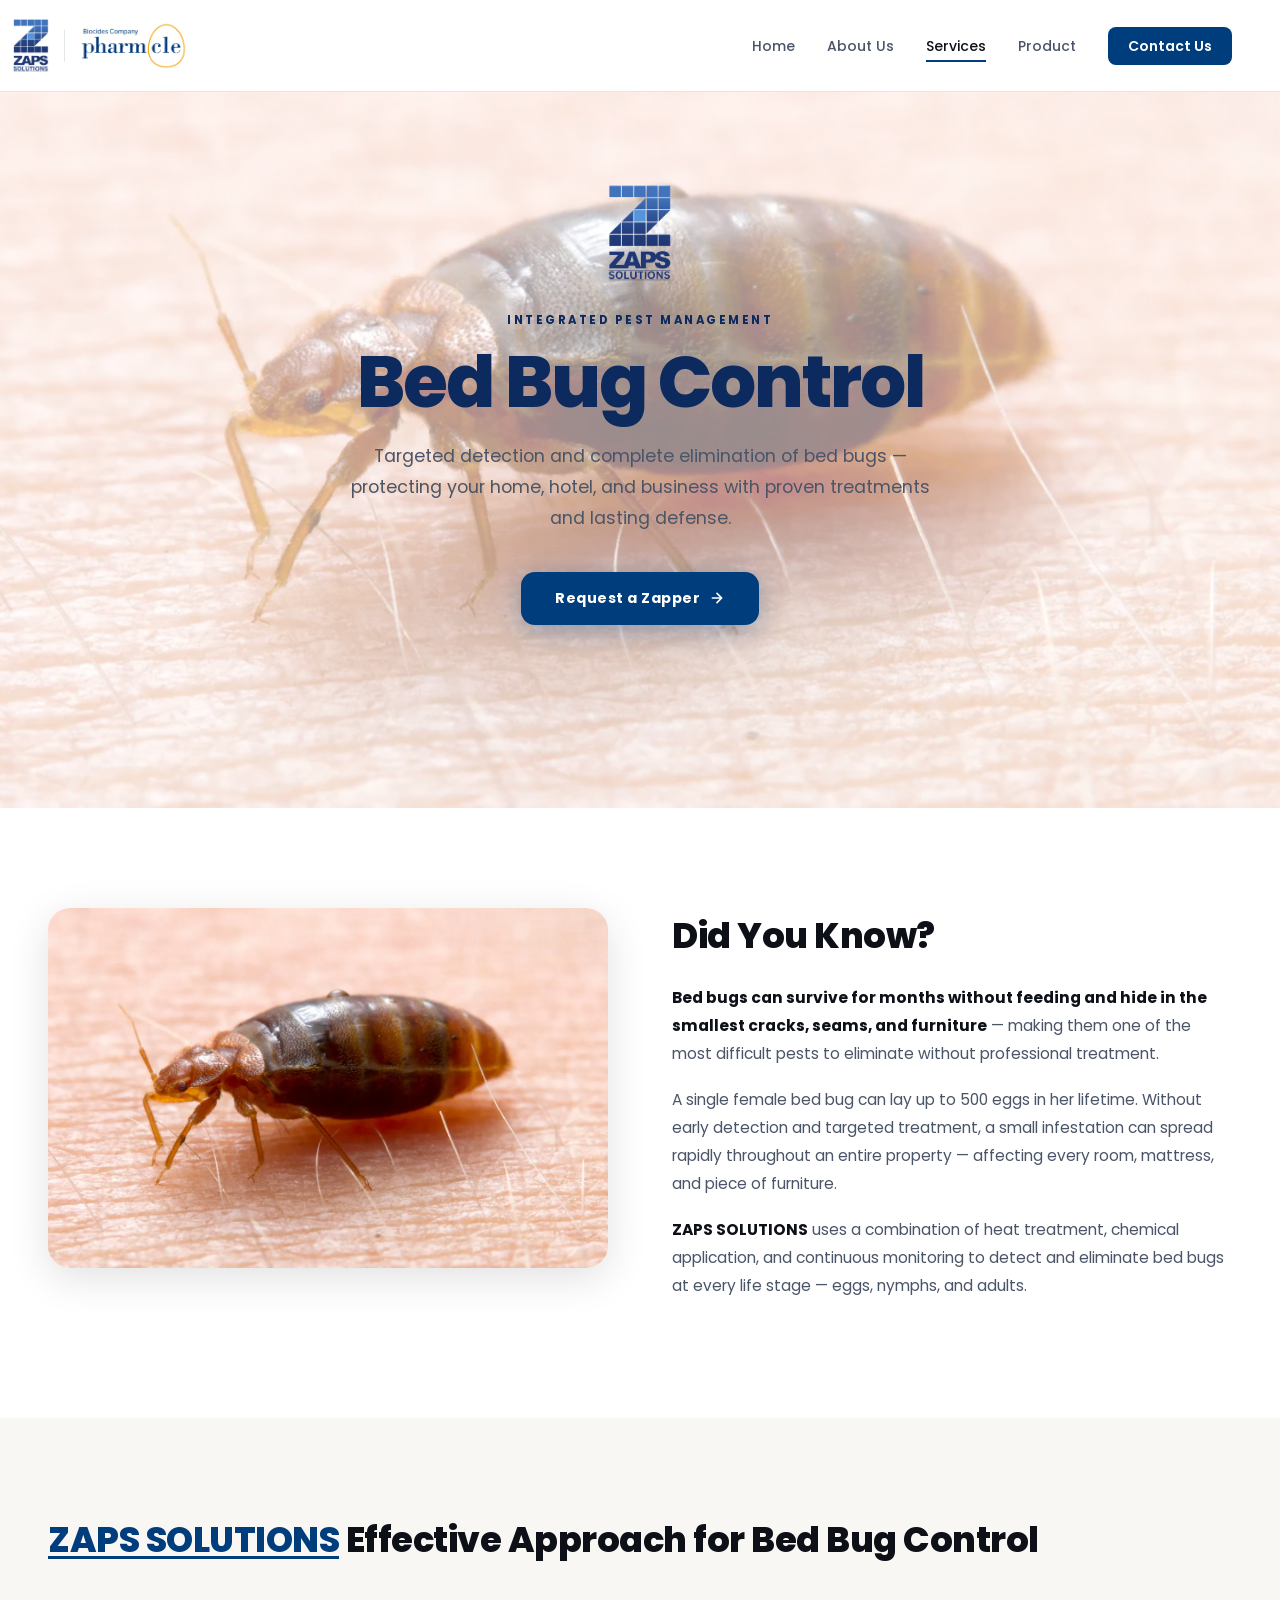
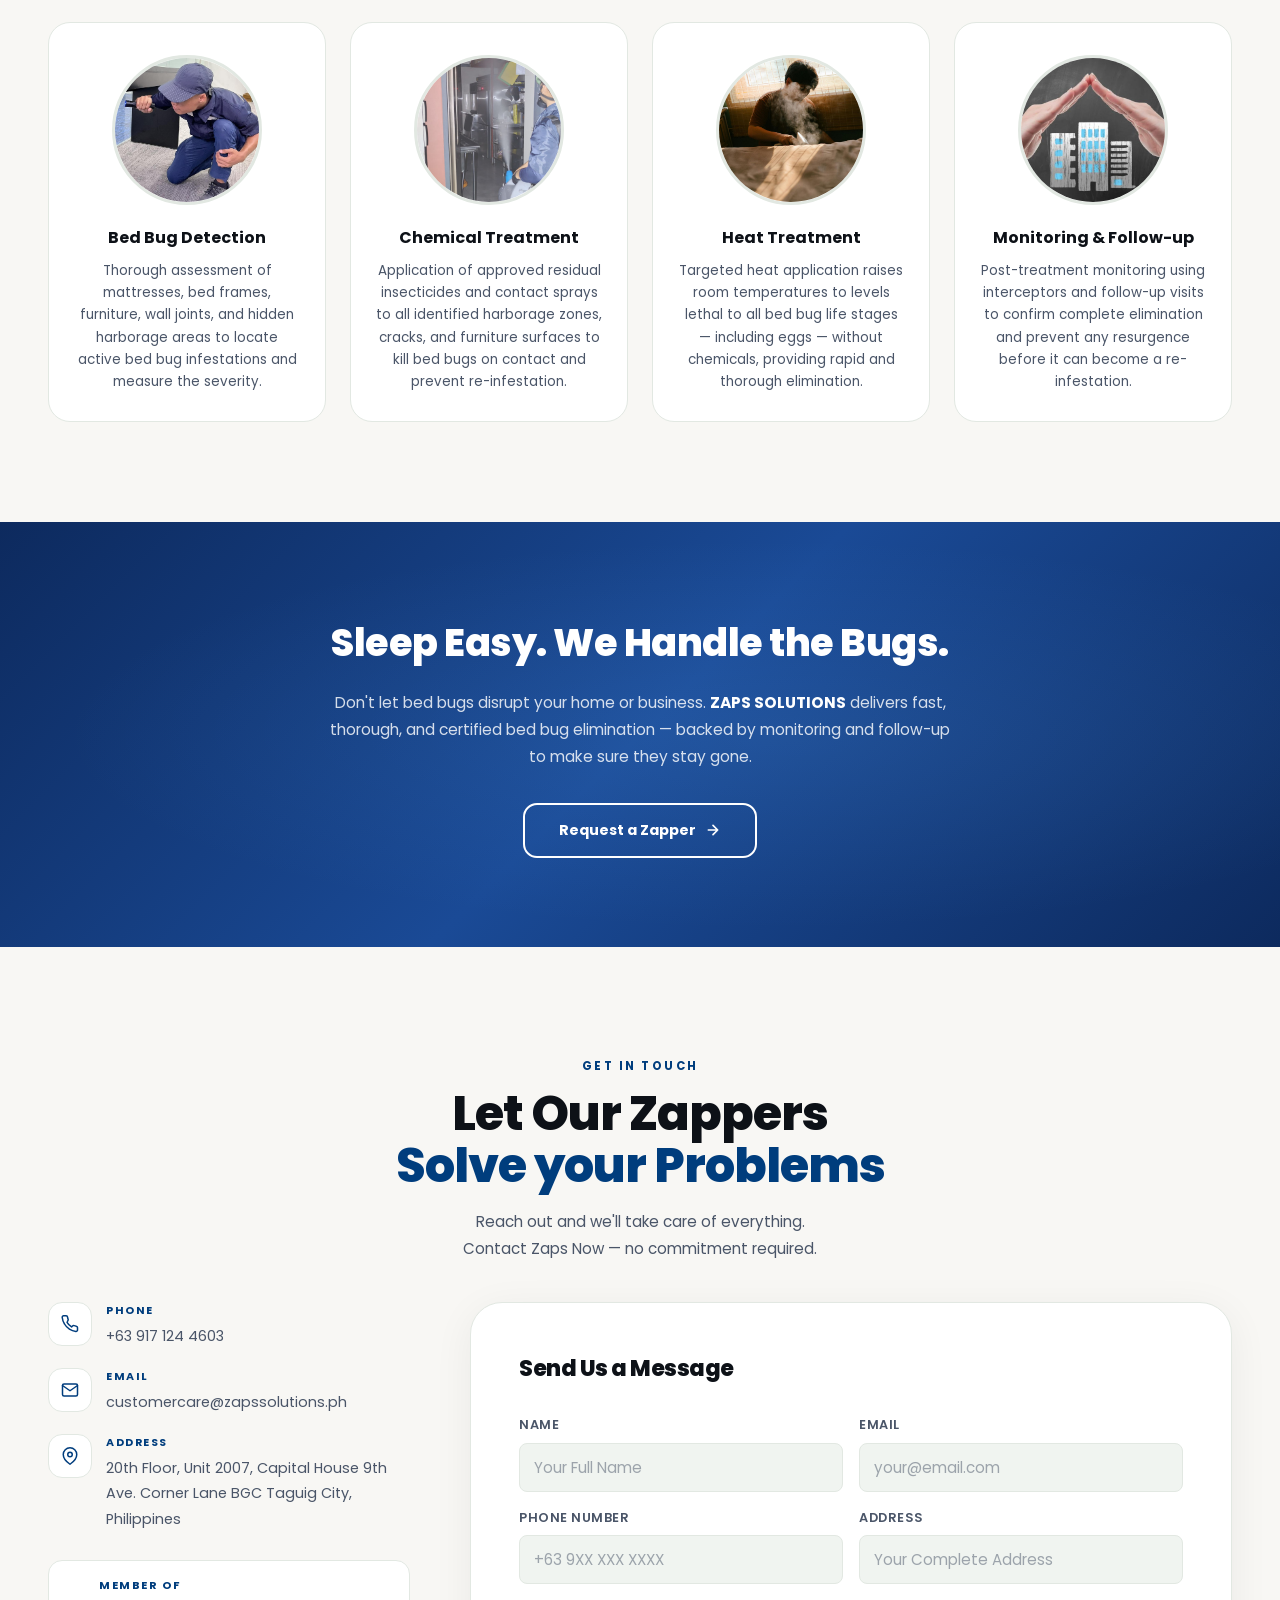
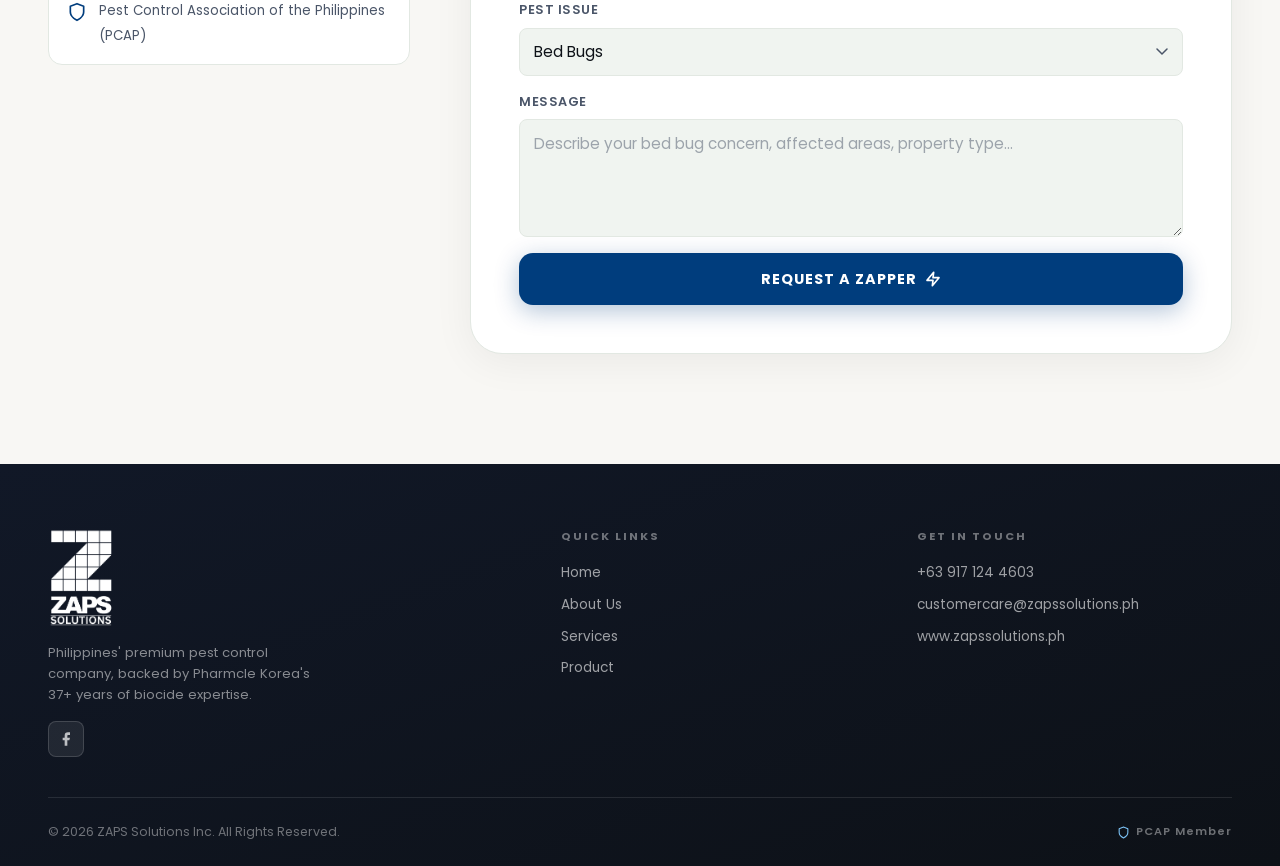
<file: bedbugs.html>
<!DOCTYPE html>
<html lang="en">
<head>
<meta charset="UTF-8">
<meta name="viewport" content="width=device-width, initial-scale=1.0">
<meta name="description" content="ZAPS Solutions Bed Bug Control — Targeted detection and elimination of bed bugs using proven heat treatment, chemical treatment, and monitoring methods.">
<title>Bed Bug Control – ZAPS Solutions Inc.</title>
<link rel="icon" href="images/zaps_logo.png" type="image/png">
<link rel="preconnect" href="https://fonts.googleapis.com">
<link rel="preconnect" href="https://fonts.gstatic.com" crossorigin>
<link href="https://fonts.googleapis.com/css2?family=Poppins:wght@300;400;500;600;700;800&display=swap" rel="stylesheet">
<link rel="stylesheet" href="css/nav.css">
<style>
:root{
  --white:#ffffff;--off-white:#f8f7f4;--ink:#0d1117;--ink-2:#1c2530;--ink-muted:#4a5568;
  --accent:#003D7D;--accent-2:#002d60;--accent-light:#0071BE;--blue-deep:#0f2d52;--blue-mid:#1e4a82;
  --surface:#f0f4f0;--border:#e2e8e2;--nav-h:92px;
  --r-sm:8px;--r-md:14px;--r-lg:22px;--r-xl:32px;--max-w:1220px;--ease:cubic-bezier(0.16,1,0.3,1);
}
*,*::before,*::after{box-sizing:border-box;margin:0;padding:0}
html{scroll-behavior:smooth;scroll-padding-top:calc(var(--nav-h) + 16px);-webkit-text-size-adjust:100%}
body{font-family:'Poppins',sans-serif;background:var(--off-white);color:var(--ink);overflow-x:hidden;line-height:1.6}
img{display:block;max-width:100%}
a{color:inherit;text-decoration:none}
button{font-family:inherit;cursor:pointer}
#progress-bar{position:fixed;top:0;left:0;height:3px;width:0%;background:linear-gradient(90deg,var(--accent-light),var(--accent));z-index:2000;transition:width 0.1s linear}
.hero{position:relative;min-height:calc(100vh - var(--nav-h));display:flex;align-items:center;justify-content:center;padding:clamp(40px,7vw,80px) clamp(16px,4vw,48px);text-align:center;overflow:hidden}
.hero-bg{position:absolute;inset:0;background-image:url('images/bedbugs.jpg');background-size:cover;background-position:center;transform:scale(1.05);transition:transform 12s ease}
.hero-bg.loaded{transform:scale(1)}
.hero-overlay{position:absolute;inset:0;background:rgba(255,255,255,0.55)}
.hero-content{position:relative;z-index:2;max-width:760px;margin:0 auto}
.hero-brand{display:flex;flex-direction:column;align-items:center;gap:10px;margin-bottom:28px}
.hero-brand img{height:100px;width:auto}
.hero-eyebrow{font-size:0.72rem;font-weight:700;letter-spacing:2.5px;text-transform:uppercase;color:#0d2a5e;margin-bottom:14px}
.hero-title{font-family:'Poppins',sans-serif;font-size:clamp(2.4rem,6vw,4.5rem);font-weight:800;line-height:1.05;letter-spacing:-2px;color:#0d2a5e;margin:12px 0 22px}
.hero-sub{font-size:clamp(0.95rem,2vw,1.1rem);color:#4a5568;line-height:1.75;margin-bottom:38px;max-width:580px;margin-left:0;margin-right:0}
.hero-btn{display:inline-flex;align-items:center;gap:9px;background:var(--accent);color:var(--white);padding:15px 34px;border-radius:var(--r-md);font-family:'Poppins',sans-serif;font-size:0.9rem;font-weight:700;letter-spacing:0.5px;transition:background 0.25s,transform 0.2s,box-shadow 0.25s;box-shadow:0 6px 28px rgba(0,61,125,0.35)}
.hero-btn:hover{background:var(--accent-2);transform:translateY(-2px);box-shadow:0 12px 36px rgba(0,61,125,0.45)}
.dyk-section{background:var(--white);padding:clamp(64px,8vw,100px) clamp(16px,4vw,48px)}
.dyk-inner{max-width:var(--max-w);margin:0 auto;display:grid;grid-template-columns:1fr;gap:48px;align-items:start}
@media(min-width:900px){.dyk-inner{grid-template-columns:1fr 1fr;gap:64px}}
.dyk-img-wrap{overflow:hidden;border-radius:var(--r-lg);box-shadow:0 10px 40px rgba(0,0,0,0.12);max-height:360px}
.dyk-img-wrap img{width:100%;height:360px;object-fit:cover;display:block}
.dyk-text h2{font-family:'Poppins',sans-serif;font-size:clamp(1.6rem,3.5vw,2.2rem);font-weight:800;color:var(--ink);margin-bottom:20px;letter-spacing:-0.5px}
.dyk-text p{font-size:0.97rem;color:var(--ink-muted);line-height:1.8;margin-bottom:18px}
.dyk-text p strong{font-weight:700;color:var(--ink)}
.approach-section{background:var(--off-white);padding:clamp(64px,8vw,100px) clamp(16px,4vw,48px)}
.approach-inner{max-width:var(--max-w);margin:0 auto}
.approach-heading{text-align:left;margin-bottom:clamp(40px,5vw,60px)}
.approach-heading h2{font-family:'Poppins',sans-serif;font-size:clamp(1.5rem,3.5vw,2.2rem);font-weight:800;color:var(--ink);letter-spacing:-0.5px;line-height:1.25}
.approach-heading h2 .hl{color:var(--accent);text-decoration:underline;text-underline-offset:4px}
.approach-grid{display:grid;grid-template-columns:1fr;gap:24px}
@media(min-width:540px){.approach-grid{grid-template-columns:1fr 1fr}}
@media(min-width:700px){.approach-grid{grid-template-columns:repeat(3,1fr)}}
@media(min-width:900px){.approach-grid{grid-template-columns:repeat(4,1fr)}}
.approach-card{background:var(--white);border:1px solid var(--border);border-radius:var(--r-lg);padding:32px 24px 28px;text-align:center;transition:box-shadow 0.25s,transform 0.25s}
.approach-card:hover{box-shadow:0 12px 40px rgba(0,0,0,0.10);transform:translateY(-4px)}
.approach-card-img-wrap{width:150px;height:150px;border-radius:50%;overflow:hidden;margin:0 auto 20px;border:3px solid var(--border)}
.approach-card-img-wrap img{width:100%;height:100%;object-fit:cover}
.approach-card h3{font-family:'Poppins',sans-serif;font-size:1rem;font-weight:700;color:var(--ink);margin-bottom:10px}
.approach-card p{font-size:0.84rem;color:var(--ink-muted);line-height:1.65}
.cta-band{position:relative;overflow:hidden;padding:clamp(60px,7vw,90px) clamp(16px,4vw,48px);text-align:center}
.cta-band-bg{position:absolute;inset:0;background:linear-gradient(135deg,#0d2a5e 0%,#1a4a96 50%,#0d2a5e 100%)}
.cta-band-overlay{position:absolute;inset:0;background:radial-gradient(ellipse at 60% 50%,rgba(100,180,255,0.12) 0%,transparent 65%)}
.cta-band-content{position:relative;z-index:2;max-width:640px;margin:0 auto}
.cta-band-content h2{font-family:'Poppins',sans-serif;font-size:clamp(1.6rem,3.5vw,2.4rem);font-weight:800;color:var(--white);letter-spacing:-0.5px;margin-bottom:16px}
.cta-band-content p{font-size:0.97rem;color:rgba(255,255,255,0.82);margin-bottom:32px;line-height:1.75}
.cta-band-content p strong{font-weight:700;color:var(--white)}
.btn-outline-white{display:inline-flex;align-items:center;gap:9px;background:transparent;color:var(--white);padding:14px 34px;border-radius:var(--r-md);border:2px solid var(--white);font-family:'Poppins',sans-serif;font-size:0.9rem;font-weight:700;transition:background 0.25s,color 0.25s,transform 0.2s}
.btn-outline-white:hover{background:var(--white);color:var(--accent);transform:translateY(-2px)}
#contact{background:var(--off-white);padding:clamp(72px,9vw,110px) clamp(16px,4vw,48px)}
.contact-inner{max-width:var(--max-w);margin:0 auto}
.contact-grid{display:grid;grid-template-columns:1fr;gap:clamp(32px,5vw,60px);align-items:start}
@media(min-width:900px){.contact-grid{grid-template-columns:1fr 1.3fr}}
.contact-title{font-family:'Poppins',sans-serif;font-size:clamp(28px,5vw,48px);font-weight:800;line-height:1.1;letter-spacing:-1px;color:var(--ink);margin-bottom:16px}
.contact-title .hl{color:var(--accent)}
.contact-lead{font-size:0.95rem;color:var(--ink-muted);line-height:1.75;margin-bottom:36px;max-width:440px}
.info-item{display:flex;gap:14px;align-items:flex-start;margin-bottom:20px}
.info-icon{width:44px;height:44px;flex-shrink:0;background:var(--white);border:1px solid var(--border);border-radius:var(--r-md);display:flex;align-items:center;justify-content:center;color:var(--accent)}
.info-text strong{display:block;font-size:0.68rem;letter-spacing:1.5px;text-transform:uppercase;color:var(--accent);margin-bottom:3px;font-weight:700}
.info-text span{font-size:0.9rem;color:var(--ink-muted)}
.pcap-badge{display:flex;align-items:center;gap:12px;background:var(--white);border:1px solid var(--border);border-radius:var(--r-md);padding:16px 18px;margin-top:28px}
.pcap-badge svg{color:var(--accent);flex-shrink:0}
.pcap-badge-text strong{display:block;font-size:0.7rem;letter-spacing:1.5px;text-transform:uppercase;color:var(--accent);margin-bottom:2px}
.pcap-badge-text span{font-size:0.83rem;color:var(--ink-muted)}
.contact-form{background:var(--white);border:1px solid var(--border);border-radius:var(--r-xl);padding:clamp(24px,5vw,48px);box-shadow:0 8px 40px rgba(0,0,0,0.06)}
.form-title{font-family:'Poppins',sans-serif;font-size:1.4rem;font-weight:800;color:var(--ink);margin-bottom:28px;letter-spacing:-0.5px}
.eyebrow{font-size:0.72rem;font-weight:700;letter-spacing:2.5px;text-transform:uppercase;color:var(--accent);margin-bottom:12px}
.form-row{display:grid;grid-template-columns:1fr;gap:16px;margin-bottom:16px}
@media(min-width:540px){.form-row{grid-template-columns:1fr 1fr}}
.form-group{display:flex;flex-direction:column;gap:7px;margin-bottom:16px}
.form-group label{font-size:0.8rem;font-weight:600;letter-spacing:0.5px;color:var(--ink-muted);text-transform:uppercase}
.form-group input,.form-group textarea,.form-group select{background:var(--surface);border:1px solid var(--border);border-radius:var(--r-sm);padding:12px 14px;color:var(--ink);font-family:'Poppins',sans-serif;font-size:0.95rem;outline:none;transition:border-color 0.2s,box-shadow 0.2s;min-height:48px;-webkit-appearance:none;appearance:none}
.form-group input:focus,.form-group textarea:focus,.form-group select:focus{border-color:var(--accent);box-shadow:0 0 0 3px rgba(0,61,125,0.1);background:var(--white)}
.form-group textarea{resize:vertical;min-height:110px}
.form-group select{background-image:url("data:image/svg+xml,%3Csvg xmlns='http://www.w3.org/2000/svg' width='12' height='8' viewBox='0 0 12 8'%3E%3Cpath d='M1 1l5 5 5-5' stroke='%234a5568' stroke-width='1.5' fill='none' stroke-linecap='round'/%3E%3C/svg%3E");background-repeat:no-repeat;background-position:right 14px center;padding-right:38px;background-color:var(--surface);cursor:pointer}
.form-group select option{background:var(--white);color:var(--ink)}
.form-group input::placeholder,.form-group textarea::placeholder{color:var(--ink-muted);opacity:0.5}
.submit-btn{width:100%;background:var(--accent);color:var(--white);border:none;padding:15px;border-radius:var(--r-md);font-family:'Poppins',sans-serif;font-size:0.9rem;font-weight:700;letter-spacing:1px;text-transform:uppercase;transition:background 0.25s,transform 0.2s,box-shadow 0.25s;box-shadow:0 6px 24px rgba(0,61,125,0.3);display:flex;align-items:center;justify-content:center;gap:8px;min-height:52px}
.submit-btn:hover{background:var(--accent-2);transform:translateY(-1px);box-shadow:0 10px 32px rgba(0,61,125,0.38)}
.reveal{opacity:0;transform:translateY(32px);transition:opacity 0.65s var(--ease),transform 0.65s var(--ease)}
.reveal.visible{opacity:1;transform:none}
.reveal-left{opacity:0;transform:translateX(-32px);transition:opacity 0.65s var(--ease),transform 0.65s var(--ease)}
.reveal-left.visible{opacity:1;transform:none}
.reveal-right{opacity:0;transform:translateX(32px);transition:opacity 0.65s var(--ease),transform 0.65s var(--ease)}
.reveal-right.visible{opacity:1;transform:none}
.delay-1{transition-delay:0.12s}.delay-2{transition-delay:0.22s}.delay-3{transition-delay:0.32s}.delay-4{transition-delay:0.42s}
footer{background:linear-gradient(160deg,#111827 0%,#0d1117 100%);padding:clamp(40px,6vw,64px) clamp(16px,4vw,48px) 24px}
.footer-inner{max-width:var(--max-w);margin:0 auto;display:grid;grid-template-columns:1fr;gap:40px;text-align:left}
@media(min-width:640px){.footer-inner{grid-template-columns:1.5fr 1fr 1fr;text-align:left}}
.footer-logo{height:100px;width:auto;filter:brightness(0) invert(1);margin-bottom:14px;display:block;margin-left:0;margin-right:0}
@media(min-width:640px){.footer-logo{margin-left:0;margin-right:0}}
.footer-tagline{font-size:0.82rem;color:rgba(255,255,255,0.5);line-height:1.6;max-width:280px;margin:0}
@media(min-width:640px){.footer-tagline{margin:0}}
.footer-socials{display:flex;gap:8px;margin-top:16px;justify-content:flex-start}
@media(min-width:640px){.footer-socials{justify-content:flex-start}}
.footer-social-btn{display:flex;align-items:center;justify-content:center;width:36px;height:36px;border-radius:8px;background:rgba(255,255,255,0.08);border:1px solid rgba(255,255,255,0.15);color:rgba(255,255,255,0.7);transition:background 0.2s,color 0.2s}
.footer-social-btn:hover{background:rgba(255,255,255,0.16);color:#fff}
.footer-col-title{font-size:0.7rem;font-weight:700;letter-spacing:2px;text-transform:uppercase;color:rgba(255,255,255,0.4);margin-bottom:16px}
.footer-links{display:flex;flex-direction:column;gap:10px;align-items:center}
@media(min-width:640px){.footer-links{align-items:flex-start}}
.footer-links a{font-size:0.85rem;color:rgba(255,255,255,0.6);transition:color 0.2s}
.footer-links a:hover{color:var(--white)}
.footer-bottom{max-width:var(--max-w);margin:40px auto 0;padding-top:24px;border-top:1px solid rgba(255,255,255,0.10);display:flex;flex-wrap:wrap;gap:12px;align-items:center;justify-content:space-between}
.footer-copy{font-size:0.78rem;color:rgba(255,255,255,0.4)}
.footer-pcap{display:flex;align-items:center;gap:6px;font-size:0.7rem;color:rgba(255,255,255,0.4);font-weight:600;letter-spacing:1px}
.footer-pcap svg{color:#7dc4f8}
</style>
</head>
<body>
<div id="progress-bar"></div>
<div id="nav-placeholder"></div>

<section id="hero" class="hero" aria-label="Bed Bug Control">
  <div class="hero-bg" id="hero-bg" aria-hidden="true"></div>
  <div class="hero-overlay" aria-hidden="true"></div>
  <div class="hero-content">
    <div class="hero-brand"><img src="images/zaps_logo.png" alt="ZAPS Solutions Inc." loading="eager"></div>
    <div class="hero-eyebrow">Integrated Pest Management</div>
    <h1 class="hero-title">Bed Bug Control</h1>
    <p class="hero-sub">Targeted detection and complete elimination of bed bugs — protecting your home, hotel, and business with proven treatments and lasting defense.</p>
    <a href="#contact" class="hero-btn">Request a Zapper <svg width="16" height="16" viewBox="0 0 24 24" fill="none" stroke="currentColor" stroke-width="2.5" stroke-linecap="round" stroke-linejoin="round" aria-hidden="true"><path d="M5 12h14M12 5l7 7-7 7"/></svg></a>
  </div>
</section>

<section class="dyk-section" aria-label="Did You Know">
  <div class="dyk-inner">
    <div class="dyk-img-wrap reveal-left"><img src="images/bedbugs.jpg" alt="Bed Bug Control" loading="lazy"></div>
    <div class="dyk-text reveal-right">
      <h2>Did You Know?</h2>
      <p><strong>Bed bugs can survive for months without feeding and hide in the smallest cracks, seams, and furniture</strong> — making them one of the most difficult pests to eliminate without professional treatment.</p>
      <p>A single female bed bug can lay up to 500 eggs in her lifetime. Without early detection and targeted treatment, a small infestation can spread rapidly throughout an entire property — affecting every room, mattress, and piece of furniture.</p>
      <p><strong>ZAPS SOLUTIONS</strong> uses a combination of heat treatment, chemical application, and continuous monitoring to detect and eliminate bed bugs at every life stage — eggs, nymphs, and adults.</p>
    </div>
  </div>
</section>

<section class="approach-section" aria-label="Our Approach">
  <div class="approach-inner">
    <div class="approach-heading reveal"><h2><span class="hl">ZAPS SOLUTIONS</span> Effective Approach for Bed Bug Control</h2></div>
    <div class="approach-grid">
      <div class="approach-card reveal delay-1">
        <div class="approach-card-img-wrap"><img src="images/Inspect.jpg" alt="Bed Bug Detection" loading="lazy"></div>
        <h3>Bed Bug Detection</h3>
        <p>Thorough assessment of mattresses, bed frames, furniture, wall joints, and hidden harborage areas to locate active bed bug infestations and measure the severity.</p>
      </div>
      <div class="approach-card reveal delay-2">
        <div class="approach-card-img-wrap"><img src="images/misting01.jpg" alt="Chemical Treatment" loading="lazy"></div>
        <h3>Chemical Treatment</h3>
        <p>Application of approved residual insecticides and contact sprays to all identified harborage zones, cracks, and furniture surfaces to kill bed bugs on contact and prevent re-infestation.</p>
      </div>
      <div class="approach-card reveal delay-3">
        <div class="approach-card-img-wrap"><img src="images/misting02.jpg" alt="Heat Treatment" loading="lazy"></div>
        <h3>Heat Treatment</h3>
        <p>Targeted heat application raises room temperatures to levels lethal to all bed bug life stages — including eggs — without chemicals, providing rapid and thorough elimination.</p>
      </div>
      <div class="approach-card reveal delay-4">
        <div class="approach-card-img-wrap"><img src="images/longterm.jpg" alt="Monitoring and Follow-up" loading="lazy"></div>
        <h3>Monitoring &amp; Follow-up</h3>
        <p>Post-treatment monitoring using interceptors and follow-up visits to confirm complete elimination and prevent any resurgence before it can become a re-infestation.</p>
      </div>
    </div>
  </div>
</section>

<div class="cta-band" aria-label="Call to action">
  <div class="cta-band-bg" aria-hidden="true"></div>
  <div class="cta-band-overlay" aria-hidden="true"></div>
  <div class="cta-band-content reveal">
    <h2>Sleep Easy. We Handle the Bugs.</h2>
    <p>Don't let bed bugs disrupt your home or business. <strong>ZAPS SOLUTIONS</strong> delivers fast, thorough, and certified bed bug elimination — backed by monitoring and follow-up to make sure they stay gone.</p>
    <a href="#contact" class="btn-outline-white">Request a Zapper <svg width="16" height="16" viewBox="0 0 24 24" fill="none" stroke="currentColor" stroke-width="2.5" stroke-linecap="round" stroke-linejoin="round" aria-hidden="true"><path d="M5 12h14M12 5l7 7-7 7"/></svg></a>
  </div>
</div>

<section id="contact" aria-label="Contact Us">
  <div class="contact-inner">
    <div class="contact-header reveal" style="text-align:center;margin-bottom:40px;">
      <div class="eyebrow" style="justify-content:center;">Get In Touch</div>
      <h2 class="contact-title">Let Our Zappers<br><span class="hl">Solve your Problems</span></h2>
      <p class="contact-lead" style="max-width:none;margin:0 auto 0;">Reach out and we'll take care of everything.<br>Contact Zaps Now — no commitment required.</p>
    </div>
    <div class="contact-grid">
      <div class="reveal">
        <div class="info-item">
          <div class="info-icon">
            <svg width="18" height="18" viewBox="0 0 24 24" fill="none" stroke="currentColor" stroke-width="2" stroke-linecap="round" stroke-linejoin="round" aria-hidden="true"><path d="M22 16.92v3a2 2 0 0 1-2.18 2 19.79 19.79 0 0 1-8.63-3.07A19.5 19.5 0 0 1 4.69 12a19.79 19.79 0 0 1-3.07-8.67A2 2 0 0 1 3.77 1h3a2 2 0 0 1 2 1.72 12.84 12.84 0 0 0 .7 2.81 2 2 0 0 1-.45 2.11L8.09 9.91a16 16 0 0 0 6 6l1.27-1.27a2 2 0 0 1 2.11-.45 12.84 12.84 0 0 0 2.81.7A2 2 0 0 1 22 16.92z"/></svg>
          </div>
          <div class="info-text"><strong>Phone</strong><span>+63 917 124 4603</span></div>
        </div>
        <div class="info-item">
          <div class="info-icon">
            <svg width="18" height="18" viewBox="0 0 24 24" fill="none" stroke="currentColor" stroke-width="2" stroke-linecap="round" stroke-linejoin="round" aria-hidden="true"><path d="M4 4h16c1.1 0 2 .9 2 2v12c0 1.1-.9 2-2 2H4c-1.1 0-2-.9-2-2V6c0-1.1.9-2 2-2z"/><polyline points="22,6 12,13 2,6"/></svg>
          </div>
          <div class="info-text"><strong>Email</strong><span>customercare@zapssolutions.ph</span></div>
        </div>
        <div class="info-item">
          <div class="info-icon">
            <svg width="18" height="18" viewBox="0 0 24 24" fill="none" stroke="currentColor" stroke-width="2" stroke-linecap="round" stroke-linejoin="round" aria-hidden="true"><path d="M21 10c0 7-9 13-9 13s-9-6-9-13a9 9 0 0 1 18 0z"/><circle cx="12" cy="10" r="3"/></svg>
          </div>
          <div class="info-text"><strong>Address</strong><span>20th Floor, Unit 2007, Capital House 9th Ave. Corner Lane BGC Taguig City, Philippines</span></div>
        </div>
        <div class="pcap-badge">
          <svg width="20" height="20" viewBox="0 0 24 24" fill="none" stroke="currentColor" stroke-width="2" stroke-linecap="round" stroke-linejoin="round" aria-hidden="true"><path d="M12 22s8-4 8-10V5l-8-3-8 3v7c0 6 8 10 8 10z"/></svg>
          <div class="pcap-badge-text">
            <strong>Member Of</strong>
            <span>Pest Control Association of the Philippines (PCAP)</span>
          </div>
        </div>
      </div>
      <div class="contact-form reveal delay-1">
        <h3 class="form-title">Send Us a Message</h3>
        <form id="contact-form" action="https://formsubmit.co/customercare@zapssolutions.ph" method="POST" novalidate>
          <input type="hidden" name="_captcha" value="false">
          <input type="hidden" name="_subject" value="Bed Bug Control Inquiry — ZAPS Solutions">
          <input type="hidden" name="_template" value="table">
          <input type="hidden" name="_next" value="https://shinano21.github.io/Web_Zaps/thankyou.html">
          <input type="text" name="_honey" style="display:none" tabindex="-1" autocomplete="off">
          <div class="form-row">
            <div class="form-group" style="margin-bottom:0"><label for="f-name">Name</label><input id="f-name" name="Full Name" type="text" placeholder="Your Full Name" autocomplete="name" required></div>
            <div class="form-group" style="margin-bottom:0"><label for="f-email">Email</label><input id="f-email" name="Email" type="email" placeholder="your@email.com" autocomplete="email" required></div>
          </div>
          <div class="form-row">
            <div class="form-group" style="margin-bottom:0"><label for="f-phone">Phone Number</label><input id="f-phone" name="Phone Number" type="tel" placeholder="+63 9XX XXX XXXX" autocomplete="tel" required></div>
            <div class="form-group" style="margin-bottom:0"><label for="f-address">Address</label><input id="f-address" name="Address" type="text" placeholder="Your Complete Address" autocomplete="street-address" required></div>
          </div>
          <div class="form-group">
            <label for="f-pest">Pest Issue</label>
            <select id="f-pest" name="Pest Issue" required>
              <option value="Bed Bugs" selected>Bed Bugs</option>
              <option>Cockroaches</option><option>Flying Pest</option><option>Rodents</option><option>Termites</option><option>Ants</option><option>Other</option>
            </select>
          </div>
          <div class="form-group"><label for="f-message">Message</label><textarea id="f-message" name="Message" placeholder="Describe your bed bug concern, affected areas, property type…" rows="4"></textarea></div>
          <button class="submit-btn" type="submit">Request a Zapper <svg width="16" height="16" viewBox="0 0 24 24" fill="none" stroke="currentColor" stroke-width="2.5" stroke-linecap="round" stroke-linejoin="round" aria-hidden="true"><polygon points="13 2 3 14 12 14 11 22 21 10 12 10 13 2"/></svg></button>
        </form>
      </div>
    </div>
  </div>
</section>

<div id="site-footer"></div>

<script>
(function(){
'use strict';
document.addEventListener('DOMContentLoaded',function(){fetch('footer.html').then(function(r){return r.text()}).then(function(html){var el=document.getElementById('site-footer');if(el)el.innerHTML=html}).catch(function(){})});
const bar=document.getElementById('progress-bar');
function updateProgress(){const s=window.scrollY,d=document.documentElement.scrollHeight-window.innerHeight;bar.style.width=(d>0?(s/d)*100:0)+'%'}
window.addEventListener('scroll',updateProgress,{passive:true});
function setupNav(){
const nav=document.getElementById('main-nav'),menuBtn=document.getElementById('menu-btn'),sidebar=document.getElementById('nav-sidebar'),overlay=document.getElementById('nav-overlay'),closeBtn=document.getElementById('sidebar-close');
window.addEventListener('scroll',function(){nav.classList.toggle('scrolled',window.scrollY>40)},{passive:true});
if(menuBtn&&sidebar&&overlay){
  function openSidebar(){sidebar.classList.add('open');overlay.classList.add('open');menuBtn.setAttribute('aria-expanded','true');document.body.style.overflow='hidden';if(closeBtn)closeBtn.focus()}
  function closeSidebar(){sidebar.classList.remove('open');overlay.classList.remove('open');menuBtn.setAttribute('aria-expanded','false');document.body.style.overflow='';menuBtn.focus()}
  menuBtn.addEventListener('click',openSidebar);overlay.addEventListener('click',closeSidebar);
  if(closeBtn)closeBtn.addEventListener('click',closeSidebar);
  sidebar.querySelectorAll('a').forEach(function(a){a.addEventListener('click',closeSidebar)});
  document.addEventListener('keydown',function(e){if(e.key==='Escape'&&sidebar.classList.contains('open'))closeSidebar()});
}
}
function loadNav(){
  fetch('nav.html')
    .then(function(r){return r.text()})
    .then(function(html){
      var el=document.getElementById('nav-placeholder');
      if(el){
        el.insertAdjacentHTML('beforebegin',html);el.remove();
        setupNav();
        document.querySelectorAll('[data-nav="services"]').forEach(function(a){a.classList.add('active')});
      }
    })
    .catch(function(){});
}
loadNav();
const heroBg=document.getElementById('hero-bg');
if(heroBg){const img=new Image();img.src='images/bedbugs.jpg';img.onload=function(){heroBg.classList.add('loaded')}}
const allReveal=document.querySelectorAll('.reveal,.reveal-left,.reveal-right');
if('IntersectionObserver' in window){const obs=new IntersectionObserver(function(entries){entries.forEach(function(e){if(e.isIntersecting){e.target.classList.add('visible');obs.unobserve(e.target)}})},{threshold:0.1,rootMargin:'0px 0px -50px 0px'});allReveal.forEach(function(el){obs.observe(el)})}else{allReveal.forEach(function(el){el.classList.add('visible')})}
})();
</script>
<script>
if ("serviceWorker" in navigator) {
  navigator.serviceWorker.register("./sw.js").then(function(reg) {
    if (!sessionStorage.getItem("sw-session")) {
      sessionStorage.setItem("sw-session", "1");
      var ctrl = navigator.serviceWorker.controller;
      if (ctrl) ctrl.postMessage("clear");
    }
  });
}
</script>
</body>
</html>
</file>
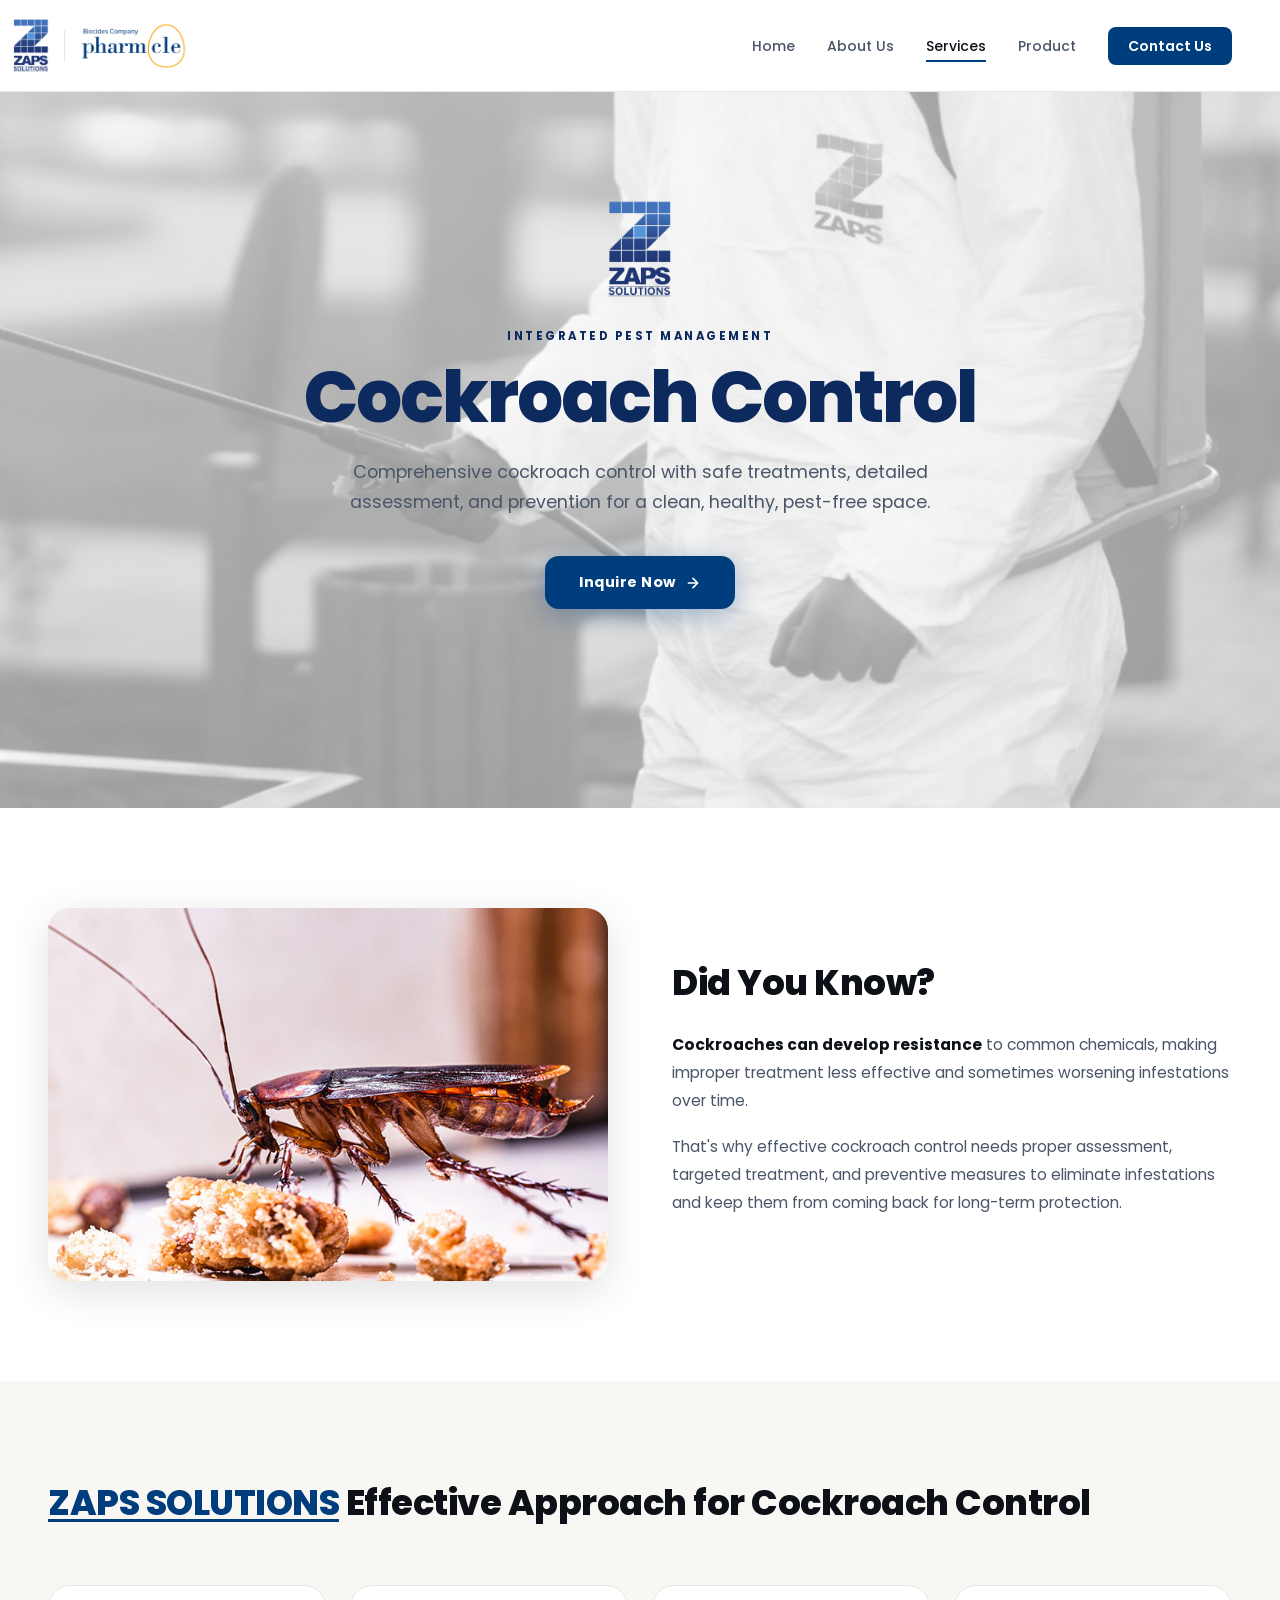
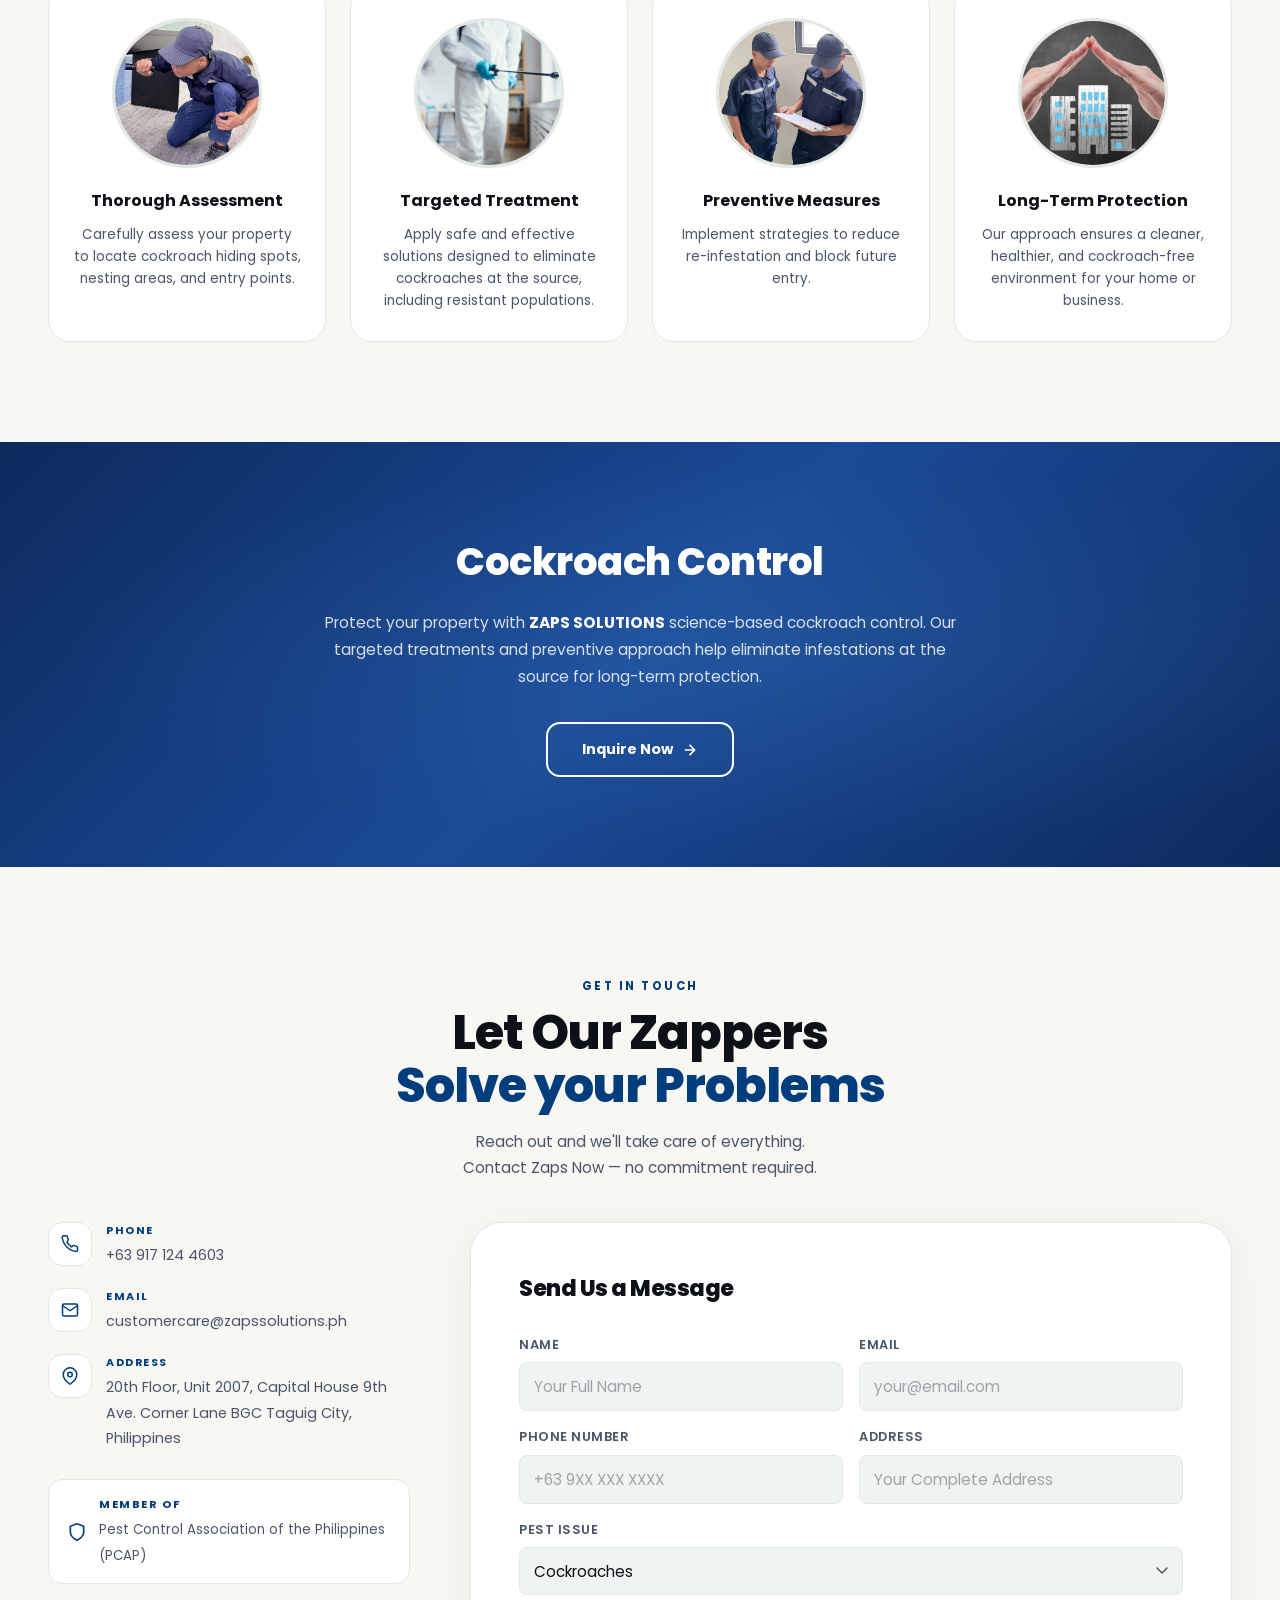
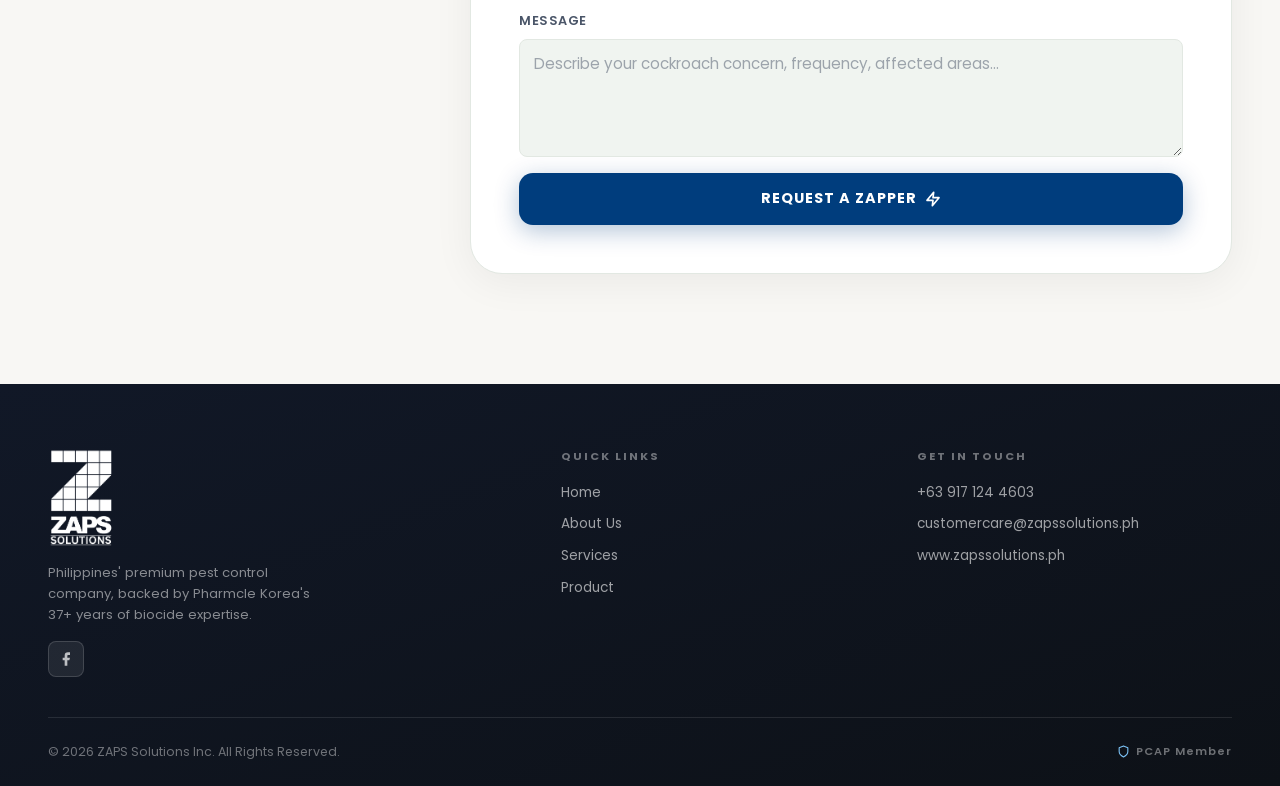
<file: cockroach.html>
<!DOCTYPE html>
<html lang="en">
<head>
<meta charset="UTF-8">
<meta name="viewport" content="width=device-width, initial-scale=1.0">
<meta name="description" content="ZAPS Solutions Cockroach Control — Comprehensive cockroach control with safe treatments, detailed assessment, and prevention for a clean, healthy, pest-free space.">
<title>Cockroach Control – ZAPS Solutions Inc.</title>
    <link rel="icon" href="images/zaps_logo.png" type="image/png">
<link rel="preconnect" href="https://fonts.googleapis.com">
<link rel="preconnect" href="https://fonts.gstatic.com" crossorigin>
<link href="https://fonts.googleapis.com/css2?family=Poppins:wght@300;400;500;600;700;800&display=swap" rel="stylesheet">
<link rel="stylesheet" href="css/nav.css">
<style>
/* ─── VARIABLES ─── */
:root {
  --white:      #ffffff;
  --off-white:  #f8f7f4;
  --ink:        #0d1117;
  --ink-2:      #1c2530;
  --ink-muted:  #4a5568;
  --accent:     #003D7D;
  --accent-2:   #002d60;
  --accent-light:#0071BE;
  --blue-deep:  #0f2d52;
  --blue-mid:   #1e4a82;
  --surface:    #f0f4f0;
  --border:     #e2e8e2;
  --nav-h: 92px;
  --r-sm: 8px; --r-md: 14px; --r-lg: 22px; --r-xl: 32px;
  --max-w: 1220px;
  --ease: cubic-bezier(0.16,1,0.3,1);
}
*,*::before,*::after{box-sizing:border-box;margin:0;padding:0}
html{scroll-behavior:smooth;scroll-padding-top:calc(var(--nav-h) + 16px);-webkit-text-size-adjust:100%}
body{font-family:'Poppins',sans-serif;background:var(--off-white);color:var(--ink);overflow-x:hidden;line-height:1.6}
img{display:block;max-width:100%}
a{color:inherit;text-decoration:none}
button{font-family:inherit;cursor:pointer}

/* ─── SCROLL PROGRESS BAR ─── */
#progress-bar{
  position:fixed;top:0;left:0;height:3px;width:0%;
  background:linear-gradient(90deg,var(--accent-light),var(--accent));
  z-index:2000;transition:width 0.1s linear;
}

/* ─── HERO (light style) ─── */
.hero{
  position:relative;min-height:calc(100vh - var(--nav-h));
  display:flex;align-items:center;justify-content:center;
  padding:clamp(40px,7vw,80px) clamp(16px,4vw,48px);
  text-align:center;overflow:hidden;
}
.hero-bg{
  position:absolute;inset:0;
  background-image:url('images/cockr.jpg');
  background-size:cover;background-position:center;
  transform:scale(1.05);transition:transform 12s ease;
}
.hero-bg.loaded{transform:scale(1)}
.hero-overlay{
  position:absolute;inset:0;
  background:rgba(255,255,255,0.55);
}
.hero-content{position:relative;z-index:2;max-width:760px;margin:0 auto}
.hero-brand{display:flex;flex-direction:column;align-items:center;gap:10px;margin-bottom:28px}
.hero-brand img{height:100px;width:auto}
.hero-eyebrow{
  font-size:0.72rem;font-weight:700;letter-spacing:2.5px;
  text-transform:uppercase;color:#0d2a5e;margin-bottom:14px;
}
.hero-title{
  font-family:'Poppins',sans-serif;
  font-size:clamp(2.4rem,6vw,4.5rem);
  font-weight:800;line-height:1.05;letter-spacing:-2px;
  color:#0d2a5e;margin:12px 0 22px;
}
.hero-sub{
  font-size:clamp(0.95rem,2vw,1.1rem);color:#4a5568;
  line-height:1.75;margin-bottom:38px;max-width:580px;margin-left:auto;margin-right:auto;
}
.hero-btn{
  display:inline-flex;align-items:center;gap:9px;
  background:var(--accent);color:var(--white);
  padding:15px 34px;border-radius:var(--r-md);
  font-family:'Poppins',sans-serif;font-size:0.9rem;font-weight:700;letter-spacing:0.5px;
  transition:background 0.25s,transform 0.2s,box-shadow 0.25s;
  box-shadow:0 6px 28px rgba(0,61,125,0.35);
}
.hero-btn:hover{background:var(--accent-2);transform:translateY(-2px);box-shadow:0 12px 36px rgba(0,61,125,0.45)}

/* ─── DID YOU KNOW ─── */
.dyk-section{
  background:var(--white);
  padding:clamp(64px,8vw,100px) clamp(16px,4vw,48px);
}
.dyk-inner{
  max-width:var(--max-w);margin:0 auto;
  display:grid;grid-template-columns:1fr;gap:48px;align-items:center;
}
@media(min-width:900px){.dyk-inner{grid-template-columns:1fr 1fr;gap:64px}}
.dyk-img-wrap img{
  width:100%;height:100%;object-fit:cover;
  border-radius:var(--r-lg);
  box-shadow:0 10px 40px rgba(0,0,0,0.12);
  min-height:320px;
}
.dyk-text h2{
  font-family:'Poppins',sans-serif;
  font-size:clamp(1.6rem,3.5vw,2.2rem);
  font-weight:800;color:var(--ink);margin-bottom:20px;letter-spacing:-0.5px;
}
.dyk-text p{
  font-size:0.97rem;color:var(--ink-muted);line-height:1.8;margin-bottom:18px;
}
.dyk-text p strong{font-weight:700;color:var(--ink)}

/* ─── APPROACH SECTION ─── */
.approach-section{
  background:var(--off-white);
  padding:clamp(64px,8vw,100px) clamp(16px,4vw,48px);
}
.approach-inner{max-width:var(--max-w);margin:0 auto}
.approach-heading{
  text-align:left;margin-bottom:clamp(40px,5vw,60px);
}
.approach-heading h2{
  font-family:'Poppins',sans-serif;
  font-size:clamp(1.5rem,3.5vw,2.2rem);
  font-weight:800;color:var(--ink);letter-spacing:-0.5px;line-height:1.25;
}
.approach-heading h2 .hl{
  color:var(--accent);text-decoration:underline;text-underline-offset:4px;
}
.approach-grid{
  display:grid;grid-template-columns:1fr;gap:24px;
}
@media(min-width:540px){.approach-grid{grid-template-columns:1fr 1fr}}
@media(min-width:700px){.approach-grid{grid-template-columns:repeat(3,1fr)}}
@media(min-width:900px){.approach-grid{grid-template-columns:repeat(4,1fr)}}
.approach-card{
  background:var(--white);border:1px solid var(--border);
  border-radius:var(--r-lg);padding:32px 24px 28px;
  text-align:center;
  transition:box-shadow 0.25s,transform 0.25s;
}
.approach-card:hover{box-shadow:0 12px 40px rgba(0,0,0,0.10);transform:translateY(-4px)}
.approach-card-img-wrap{
  width:150px;height:150px;border-radius:50%;
  overflow:hidden;margin:0 auto 20px;
  border:3px solid var(--border);
}
.approach-card-img-wrap img{
  width:100%;height:100%;object-fit:cover;
}
.approach-card h3{
  font-family:'Poppins',sans-serif;
  font-size:1rem;font-weight:700;color:var(--ink);margin-bottom:10px;
}
.approach-card p{
  font-size:0.84rem;color:var(--ink-muted);line-height:1.65;
}

/* ─── CTA BAND ─── */
.cta-band{
  position:relative;overflow:hidden;
  padding:clamp(60px,7vw,90px) clamp(16px,4vw,48px);
  text-align:center;
}
.cta-band-bg{
  position:absolute;inset:0;
  background:linear-gradient(135deg,#0d2a5e 0%,#1a4a96 50%,#0d2a5e 100%);
}
.cta-band-overlay{
  position:absolute;inset:0;
  background:radial-gradient(ellipse at 60% 50%,rgba(100,180,255,0.12) 0%,transparent 65%);
}
.cta-band-content{position:relative;z-index:2;max-width:640px;margin:0 auto}
.cta-band-content h2{
  font-family:'Poppins',sans-serif;
  font-size:clamp(1.6rem,3.5vw,2.4rem);font-weight:800;
  color:var(--white);letter-spacing:-0.5px;margin-bottom:16px;
}
.cta-band-content p{
  font-size:0.97rem;color:rgba(255,255,255,0.82);margin-bottom:32px;line-height:1.75;
}
.cta-band-content p strong{font-weight:700;color:var(--white)}
.btn-outline-white{
  display:inline-flex;align-items:center;gap:9px;
  background:transparent;color:var(--white);
  padding:14px 34px;border-radius:var(--r-md);
  border:2px solid var(--white);
  font-family:'Poppins',sans-serif;font-size:0.9rem;font-weight:700;
  transition:background 0.25s,color 0.25s,transform 0.2s;
}
.btn-outline-white:hover{background:var(--white);color:var(--accent);transform:translateY(-2px)}

/* ─── CONTACT ─── */
#contact{background:var(--off-white);padding:clamp(72px,9vw,110px) clamp(16px,4vw,48px)}
.contact-inner{max-width:var(--max-w);margin:0 auto}
.contact-grid{display:grid;grid-template-columns:1fr;gap:clamp(32px,5vw,60px);align-items:start}
@media(min-width:900px){.contact-grid{grid-template-columns:1fr 1.3fr}}
.contact-title{
  font-family:'Poppins',sans-serif;font-size:clamp(28px,5vw,48px);
  font-weight:800;line-height:1.1;letter-spacing:-1px;color:var(--ink);margin-bottom:16px;
}
.contact-title .hl{color:var(--accent)}
.contact-lead{font-size:0.95rem;color:var(--ink-muted);line-height:1.75;margin-bottom:36px;max-width:440px}
.info-item{display:flex;gap:14px;align-items:flex-start;margin-bottom:20px}
.info-icon{
  width:44px;height:44px;flex-shrink:0;
  background:var(--white);border:1px solid var(--border);border-radius:var(--r-md);
  display:flex;align-items:center;justify-content:center;color:var(--accent);
}
.info-text strong{display:block;font-size:0.68rem;letter-spacing:1.5px;text-transform:uppercase;color:var(--accent);margin-bottom:3px;font-weight:700}
.info-text span{font-size:0.9rem;color:var(--ink-muted)}
.pcap-badge{
  display:flex;align-items:center;gap:12px;
  background:var(--white);border:1px solid var(--border);
  border-radius:var(--r-md);padding:16px 18px;margin-top:28px;
}
.pcap-badge svg{color:var(--accent);flex-shrink:0}
.pcap-badge-text strong{display:block;font-size:0.7rem;letter-spacing:1.5px;text-transform:uppercase;color:var(--accent);margin-bottom:2px}
.pcap-badge-text span{font-size:0.83rem;color:var(--ink-muted)}
.contact-form{
  background:var(--white);border:1px solid var(--border);
  border-radius:var(--r-xl);padding:clamp(24px,5vw,48px);
  box-shadow:0 8px 40px rgba(0,0,0,0.06);
}
.form-title{font-family:'Poppins',sans-serif;font-size:1.4rem;font-weight:800;color:var(--ink);margin-bottom:28px;letter-spacing:-0.5px}
.eyebrow{font-size:0.72rem;font-weight:700;letter-spacing:2.5px;text-transform:uppercase;color:var(--accent);margin-bottom:12px}
.form-row{display:grid;grid-template-columns:1fr;gap:16px;margin-bottom:16px}
@media(min-width:540px){.form-row{grid-template-columns:1fr 1fr}}
.form-group{display:flex;flex-direction:column;gap:7px;margin-bottom:16px}
.form-group label{font-size:0.8rem;font-weight:600;letter-spacing:0.5px;color:var(--ink-muted);text-transform:uppercase}
.form-group input,.form-group textarea,.form-group select{
  background:var(--surface);border:1px solid var(--border);
  border-radius:var(--r-sm);padding:12px 14px;color:var(--ink);
  font-family:'Poppins',sans-serif;font-size:0.95rem;outline:none;
  transition:border-color 0.2s,box-shadow 0.2s;min-height:48px;-webkit-appearance:none;appearance:none;
}
.form-group input:focus,.form-group textarea:focus,.form-group select:focus{
  border-color:var(--accent);box-shadow:0 0 0 3px rgba(0,61,125,0.1);background:var(--white);
}
.form-group textarea{resize:vertical;min-height:110px}
.form-group select{
  background-image:url("data:image/svg+xml,%3Csvg xmlns='http://www.w3.org/2000/svg' width='12' height='8' viewBox='0 0 12 8'%3E%3Cpath d='M1 1l5 5 5-5' stroke='%234a5568' stroke-width='1.5' fill='none' stroke-linecap='round'/%3E%3C/svg%3E");
  background-repeat:no-repeat;background-position:right 14px center;
  padding-right:38px;background-color:var(--surface);cursor:pointer;
}
.form-group select option{background:var(--white);color:var(--ink)}
.form-group input::placeholder,.form-group textarea::placeholder{color:var(--ink-muted);opacity:0.5}
.submit-btn{
  width:100%;background:var(--accent);color:var(--white);border:none;
  padding:15px;border-radius:var(--r-md);font-family:'Poppins',sans-serif;
  font-size:0.9rem;font-weight:700;letter-spacing:1px;text-transform:uppercase;
  transition:background 0.25s,transform 0.2s,box-shadow 0.25s;
  box-shadow:0 6px 24px rgba(0,61,125,0.3);
  display:flex;align-items:center;justify-content:center;gap:8px;min-height:52px;
}
.submit-btn:hover{background:var(--accent-2);transform:translateY(-1px);box-shadow:0 10px 32px rgba(0,61,125,0.38)}

/* ─── REVEAL ─── */
.reveal{opacity:0;transform:translateY(32px);transition:opacity 0.65s var(--ease),transform 0.65s var(--ease)}
.reveal.visible{opacity:1;transform:none}
.reveal-left{opacity:0;transform:translateX(-32px);transition:opacity 0.65s var(--ease),transform 0.65s var(--ease)}
.reveal-left.visible{opacity:1;transform:none}
.reveal-right{opacity:0;transform:translateX(32px);transition:opacity 0.65s var(--ease),transform 0.65s var(--ease)}
.reveal-right.visible{opacity:1;transform:none}
.delay-1{transition-delay:0.12s}
.delay-2{transition-delay:0.22s}
.delay-3{transition-delay:0.32s}
.delay-4{transition-delay:0.42s}

/* ─── FOOTER ─── */
footer {
  background: linear-gradient(160deg, #111827 0%, #0d1117 100%);
  padding: clamp(40px, 6vw, 64px) clamp(16px, 4vw, 48px) 24px;
}
.footer-inner {
  max-width: var(--max-w); margin: 0 auto;
  display: grid; grid-template-columns: 1fr;
  gap: 40px; text-align: left;
}
@media (min-width: 640px) {
  .footer-inner { grid-template-columns: 1.5fr 1fr 1fr; text-align: left; }
}
.footer-logo {
  height: 100px; width: auto; filter: brightness(0) invert(1);
  margin-bottom: 14px; display: block; margin-left: 0; margin-right: 0;
}
@media (min-width: 640px) {
  .footer-logo { margin-left: 0; margin-right: 0; }
}
.footer-tagline { font-size: 0.82rem; color: rgba(255,255,255,0.5); line-height: 1.6; max-width: 280px; margin: 0; }
@media (min-width: 640px) { .footer-tagline { margin: 0; } }
.footer-socials { display: flex; gap: 8px; margin-top: 16px; justify-content: flex-start; }
@media (min-width: 640px) { .footer-socials { justify-content: flex-start; } }
.footer-social-btn {
  display: flex; align-items: center; justify-content: center;
  width: 36px; height: 36px; border-radius: 8px;
  background: rgba(255,255,255,0.08); border: 1px solid rgba(255,255,255,0.15);
  color: rgba(255,255,255,0.7); transition: background 0.2s, color 0.2s;
}
.footer-social-btn:hover { background: rgba(255,255,255,0.16); color: #fff; }
.footer-col-title {
  font-size: 0.7rem; font-weight: 700; letter-spacing: 2px;
  text-transform: uppercase; color: rgba(255,255,255,0.4);
  margin-bottom: 16px;
}
.footer-links { display: flex; flex-direction: column; gap: 10px; align-items: flex-start; }
@media (min-width: 640px) { .footer-links { align-items: flex-start; } }
.footer-links a { font-size: 0.85rem; color: rgba(255,255,255,0.6); transition: color 0.2s; }
.footer-links a:hover { color: var(--white); }
.footer-bottom {
  max-width: var(--max-w); margin: 40px auto 0;
  padding-top: 24px; border-top: 1px solid rgba(255,255,255,0.10);
  display: flex; flex-wrap: wrap; gap: 12px;
  align-items: center; justify-content: space-between;
}
.footer-copy { font-size: 0.78rem; color: rgba(255,255,255,0.4); }
.footer-pcap {
  display: flex; align-items: center; gap: 6px;
  font-size: 0.7rem; color: rgba(255,255,255,0.4); font-weight: 600; letter-spacing: 1px;
}
.footer-pcap svg { color: #7dc4f8; }
</style>
</head>
<body>

<!-- PROGRESS BAR -->
<div id="progress-bar"></div>

<!-- NAV -->
<div id="nav-placeholder"></div>


<!-- ═══ HERO ═══ -->
<section id="hero" class="hero" aria-label="Cockroach Control">
  <div class="hero-bg" id="hero-bg" aria-hidden="true"></div>
  <div class="hero-overlay" aria-hidden="true"></div>
  <div class="hero-content">
    <div class="hero-brand">
      <img src="images/zaps_logo.png" alt="ZAPS Solutions Inc." loading="eager">
    </div>
    <div class="hero-eyebrow">Integrated Pest Management</div>
    <h1 class="hero-title">Cockroach Control</h1>
    <p class="hero-sub">Comprehensive cockroach control with safe treatments, detailed assessment, and prevention for a clean, healthy, pest-free space.</p>
    <a href="#contact" class="hero-btn">
      Inquire Now
      <svg width="16" height="16" viewBox="0 0 24 24" fill="none" stroke="currentColor" stroke-width="2.5" stroke-linecap="round" stroke-linejoin="round" aria-hidden="true"><path d="M5 12h14M12 5l7 7-7 7"/></svg>
    </a>
  </div>
</section>

<!-- ═══ DID YOU KNOW ═══ -->
<section class="dyk-section" aria-label="Did You Know">
  <div class="dyk-inner">
    <div class="dyk-img-wrap reveal-left">
      <img src="images/cockroach.jpg" alt="Cockroach Control" loading="lazy">
    </div>
    <div class="dyk-text reveal-right">
      <h2>Did You Know?</h2>
      <p><strong>Cockroaches can develop resistance</strong> to common chemicals, making improper treatment less effective and sometimes worsening infestations over time.</p>
      <p>That's why effective cockroach control needs proper assessment, targeted treatment, and preventive measures to eliminate infestations and keep them from coming back for long-term protection.</p>
    </div>
  </div>
</section>

<!-- ═══ APPROACH ═══ -->
<section class="approach-section" aria-label="Our Approach">
  <div class="approach-inner">
    <div class="approach-heading reveal">
      <h2><span class="hl">ZAPS SOLUTIONS</span> Effective Approach for Cockroach Control</h2>
    </div>
    <div class="approach-grid">
      <div class="approach-card reveal delay-1">
        <div class="approach-card-img-wrap">
          <img src="images/Inspect.jpg" alt="Thorough Assessment" loading="lazy">
        </div>
        <h3>Thorough Assessment</h3>
        <p>Carefully assess your property to locate cockroach hiding spots, nesting areas, and entry points.</p>
      </div>
      <div class="approach-card reveal delay-2">
        <div class="approach-card-img-wrap">
          <img src="images/targetcockroach.jpg" alt="Targeted Treatment" loading="lazy">
        </div>
        <h3>Targeted Treatment</h3>
        <p>Apply safe and effective solutions designed to eliminate cockroaches at the source, including resistant populations.</p>
      </div>
      <div class="approach-card reveal delay-3">
        <div class="approach-card-img-wrap">
          <img src="images/preventive cockroach.jpg" alt="Preventive Measures" loading="lazy">
        </div>
        <h3>Preventive Measures</h3>
        <p>Implement strategies to reduce re-infestation and block future entry.</p>
      </div>
      <div class="approach-card reveal delay-4">
        <div class="approach-card-img-wrap">
          <img src="images/longterm.jpg" alt="Long-Term Protection" loading="lazy">
        </div>
        <h3>Long-Term Protection</h3>
        <p>Our approach ensures a cleaner, healthier, and cockroach-free environment for your home or business.</p>
      </div>
    </div>
  </div>
</section>

<!-- ═══ CTA BAND ═══ -->
<div class="cta-band" aria-label="Call to action">
  <div class="cta-band-bg" aria-hidden="true"></div>
  <div class="cta-band-overlay" aria-hidden="true"></div>
  <div class="cta-band-content reveal">
    <h2>Cockroach Control</h2>
    <p>Protect your property with <strong>ZAPS SOLUTIONS</strong> science-based cockroach control. Our targeted treatments and preventive approach help eliminate infestations at the source for long-term protection.</p>
    <a href="#contact" class="btn-outline-white">
      Inquire Now
      <svg width="16" height="16" viewBox="0 0 24 24" fill="none" stroke="currentColor" stroke-width="2.5" stroke-linecap="round" stroke-linejoin="round" aria-hidden="true"><path d="M5 12h14M12 5l7 7-7 7"/></svg>
    </a>
  </div>
</div>

<!-- ═══ CONTACT ═══ -->
<section id="contact" aria-label="Contact Us">
  <div class="contact-inner">
    <div class="contact-header reveal" style="text-align:center;margin-bottom:40px;">
      <div class="eyebrow" style="justify-content:center;">Get In Touch</div>
      <h2 class="contact-title">Let Our Zappers<br><span class="hl">Solve your Problems</span></h2>
      <p class="contact-lead" style="max-width:none;margin:0 auto 0;">Reach out and we'll take care of everything.<br>Contact Zaps Now — no commitment required.</p>
    </div>
    <div class="contact-grid">
      <div class="reveal">
        <div class="info-item">
          <div class="info-icon">
            <svg width="18" height="18" viewBox="0 0 24 24" fill="none" stroke="currentColor" stroke-width="2" stroke-linecap="round" stroke-linejoin="round" aria-hidden="true"><path d="M22 16.92v3a2 2 0 0 1-2.18 2 19.79 19.79 0 0 1-8.63-3.07A19.5 19.5 0 0 1 4.69 12a19.79 19.79 0 0 1-3.07-8.67A2 2 0 0 1 3.77 1h3a2 2 0 0 1 2 1.72 12.84 12.84 0 0 0 .7 2.81 2 2 0 0 1-.45 2.11L8.09 9.91a16 16 0 0 0 6 6l1.27-1.27a2 2 0 0 1 2.11-.45 12.84 12.84 0 0 0 2.81.7A2 2 0 0 1 22 16.92z"/></svg>
          </div>
          <div class="info-text"><strong>Phone</strong><span>+63 917 124 4603</span></div>
        </div>
        <div class="info-item">
          <div class="info-icon">
            <svg width="18" height="18" viewBox="0 0 24 24" fill="none" stroke="currentColor" stroke-width="2" stroke-linecap="round" stroke-linejoin="round" aria-hidden="true"><path d="M4 4h16c1.1 0 2 .9 2 2v12c0 1.1-.9 2-2 2H4c-1.1 0-2-.9-2-2V6c0-1.1.9-2 2-2z"/><polyline points="22,6 12,13 2,6"/></svg>
          </div>
          <div class="info-text"><strong>Email</strong><span>customercare@zapssolutions.ph</span></div>
        </div>
        <div class="info-item">
          <div class="info-icon">
            <svg width="18" height="18" viewBox="0 0 24 24" fill="none" stroke="currentColor" stroke-width="2" stroke-linecap="round" stroke-linejoin="round" aria-hidden="true"><path d="M21 10c0 7-9 13-9 13s-9-6-9-13a9 9 0 0 1 18 0z"/><circle cx="12" cy="10" r="3"/></svg>
          </div>
          <div class="info-text"><strong>Address</strong><span>20th Floor, Unit 2007, Capital House 9th Ave. Corner Lane BGC Taguig City, Philippines</span></div>
        </div>
        <div class="pcap-badge">
          <svg width="20" height="20" viewBox="0 0 24 24" fill="none" stroke="currentColor" stroke-width="2" stroke-linecap="round" stroke-linejoin="round" aria-hidden="true"><path d="M12 22s8-4 8-10V5l-8-3-8 3v7c0 6 8 10 8 10z"/></svg>
          <div class="pcap-badge-text">
            <strong>Member Of</strong>
            <span>Pest Control Association of the Philippines (PCAP)</span>
          </div>
        </div>
      </div>
      <div class="contact-form reveal delay-1">
        <h3 class="form-title">Send Us a Message</h3>
        <form
          id="contact-form"
          action="https://formsubmit.co/customercare@zapssolutions.ph"
          method="POST"
          novalidate
        >
          <input type="hidden" name="_captcha"  value="false">
          <input type="hidden" name="_subject"  value="Cockroach Control Inquiry — ZAPS Solutions">
          <input type="hidden" name="_template" value="table">
          <input type="hidden" name="_next"     value="https://shinano21.github.io/Web_Zaps/thankyou.html">
          <input type="text"   name="_honey"    style="display:none" tabindex="-1" autocomplete="off">

          <div class="form-row">
            <div class="form-group" style="margin-bottom:0">
              <label for="f-name">Name</label>
              <input id="f-name" name="Full Name" type="text" placeholder="Your Full Name" autocomplete="name" required>
            </div>
            <div class="form-group" style="margin-bottom:0">
              <label for="f-email">Email</label>
              <input id="f-email" name="Email" type="email" placeholder="your@email.com" autocomplete="email" required>
            </div>
          </div>

          <div class="form-row">
            <div class="form-group" style="margin-bottom:0">
              <label for="f-phone">Phone Number</label>
              <input id="f-phone" name="Phone Number" type="tel" placeholder="+63 9XX XXX XXXX" autocomplete="tel" required>
            </div>
            <div class="form-group" style="margin-bottom:0">
              <label for="f-address">Address</label>
              <input id="f-address" name="Address" type="text" placeholder="Your Complete Address" autocomplete="street-address" required>
            </div>
          </div>

          <div class="form-group">
            <label for="f-pest">Pest Issue</label>
            <select id="f-pest" name="Pest Issue" required>
              <option value="Cockroaches" selected>Cockroaches</option>
              <option>Mosquitoes</option>
              <option>Flies</option>
              <option>Bed Bugs</option>
              <option>Rodents</option>
              <option>Termites</option>
              <option>Ants</option>
              <option>Other</option>
            </select>
          </div>

          <div class="form-group">
            <label for="f-message">Message</label>
            <textarea id="f-message" name="Message" placeholder="Describe your cockroach concern, frequency, affected areas…" rows="4"></textarea>
          </div>

          <button class="submit-btn" type="submit">
            Request a Zapper
            <svg width="16" height="16" viewBox="0 0 24 24" fill="none" stroke="currentColor" stroke-width="2.5" stroke-linecap="round" stroke-linejoin="round" aria-hidden="true"><polygon points="13 2 3 14 12 14 11 22 21 10 12 10 13 2"/></svg>
          </button>
        </form>
      </div>
    </div>
  </div>
</section>

<!-- ═══ FOOTER ═══ -->
<div id="site-footer"></div>

<script>
(function(){
'use strict';

/* ── Footer loader ── */
document.addEventListener('DOMContentLoaded', function(){
  fetch('footer.html')
    .then(function(r){ return r.text(); })
    .then(function(html){
      var el = document.getElementById('site-footer');
      if(el) el.innerHTML = html;
    })
    .catch(function(){});
});

/* ── Progress bar ── */
const bar = document.getElementById('progress-bar');
function updateProgress(){
  const scrollTop = window.scrollY;
  const docH = document.documentElement.scrollHeight - window.innerHeight;
  bar.style.width = (docH > 0 ? (scrollTop/docH)*100 : 0)+'%';
}
window.addEventListener('scroll', updateProgress, {passive:true});

/* ── Nav ── */
function loadNav() {
  fetch('nav.html')
    .then(function(r) { return r.text(); })
    .then(function(html) {
      var el = document.getElementById('nav-placeholder');
      if (el) {
        el.insertAdjacentHTML('beforebegin',html);el.remove();
        setupNav();
        document.querySelectorAll('[data-nav="services"]').forEach(function(a) { a.classList.add('active'); });
      }
    })
    .catch(function() {});
}

function setupNav() {
  const nav      = document.getElementById('main-nav');
  const menuBtn  = document.getElementById('menu-btn');
  const sidebar  = document.getElementById('nav-sidebar');
  const overlay  = document.getElementById('nav-overlay');
  const closeBtn = document.getElementById('sidebar-close');
  window.addEventListener('scroll',function(){ nav.classList.toggle('scrolled', window.scrollY > 40); },{passive:true});
  if(menuBtn && sidebar && overlay){
    function openSidebar(){sidebar.classList.add('open');overlay.classList.add('open');menuBtn.setAttribute('aria-expanded','true');document.body.style.overflow='hidden';if(closeBtn)closeBtn.focus();}
    function closeSidebar(){sidebar.classList.remove('open');overlay.classList.remove('open');menuBtn.setAttribute('aria-expanded','false');document.body.style.overflow='';menuBtn.focus();}
    menuBtn.addEventListener('click',openSidebar);
    overlay.addEventListener('click',closeSidebar);
    if(closeBtn)closeBtn.addEventListener('click',closeSidebar);
    sidebar.querySelectorAll('a').forEach(function(a){a.addEventListener('click',closeSidebar);});
    document.addEventListener('keydown',function(e){if(e.key==='Escape'&&sidebar.classList.contains('open'))closeSidebar();});
  }
}

loadNav();

/* ── Hero bg lazy load ── */
const heroBg = document.getElementById('hero-bg');
if(heroBg){
  const img = new Image();
  img.src = 'images/cockroach.jpg';
  img.onload = function(){ heroBg.classList.add('loaded'); };
}

/* ── Scroll reveal ── */
const allReveal = document.querySelectorAll('.reveal,.reveal-left,.reveal-right');
if('IntersectionObserver' in window){
  const obs = new IntersectionObserver(function(entries){
    entries.forEach(function(e){
      if(e.isIntersecting){ e.target.classList.add('visible'); obs.unobserve(e.target); }
    });
  },{threshold:0.1,rootMargin:'0px 0px -50px 0px'});
  allReveal.forEach(function(el){ obs.observe(el); });
}else{
  allReveal.forEach(function(el){ el.classList.add('visible'); });
}

})();
</script>
<script>
if ("serviceWorker" in navigator) {
  navigator.serviceWorker.register("./sw.js").then(function(reg) {
    if (!sessionStorage.getItem("sw-session")) {
      sessionStorage.setItem("sw-session", "1");
      var ctrl = navigator.serviceWorker.controller;
      if (ctrl) ctrl.postMessage("clear");
    }
  });
}
</script>
</body>
</html>
</file>
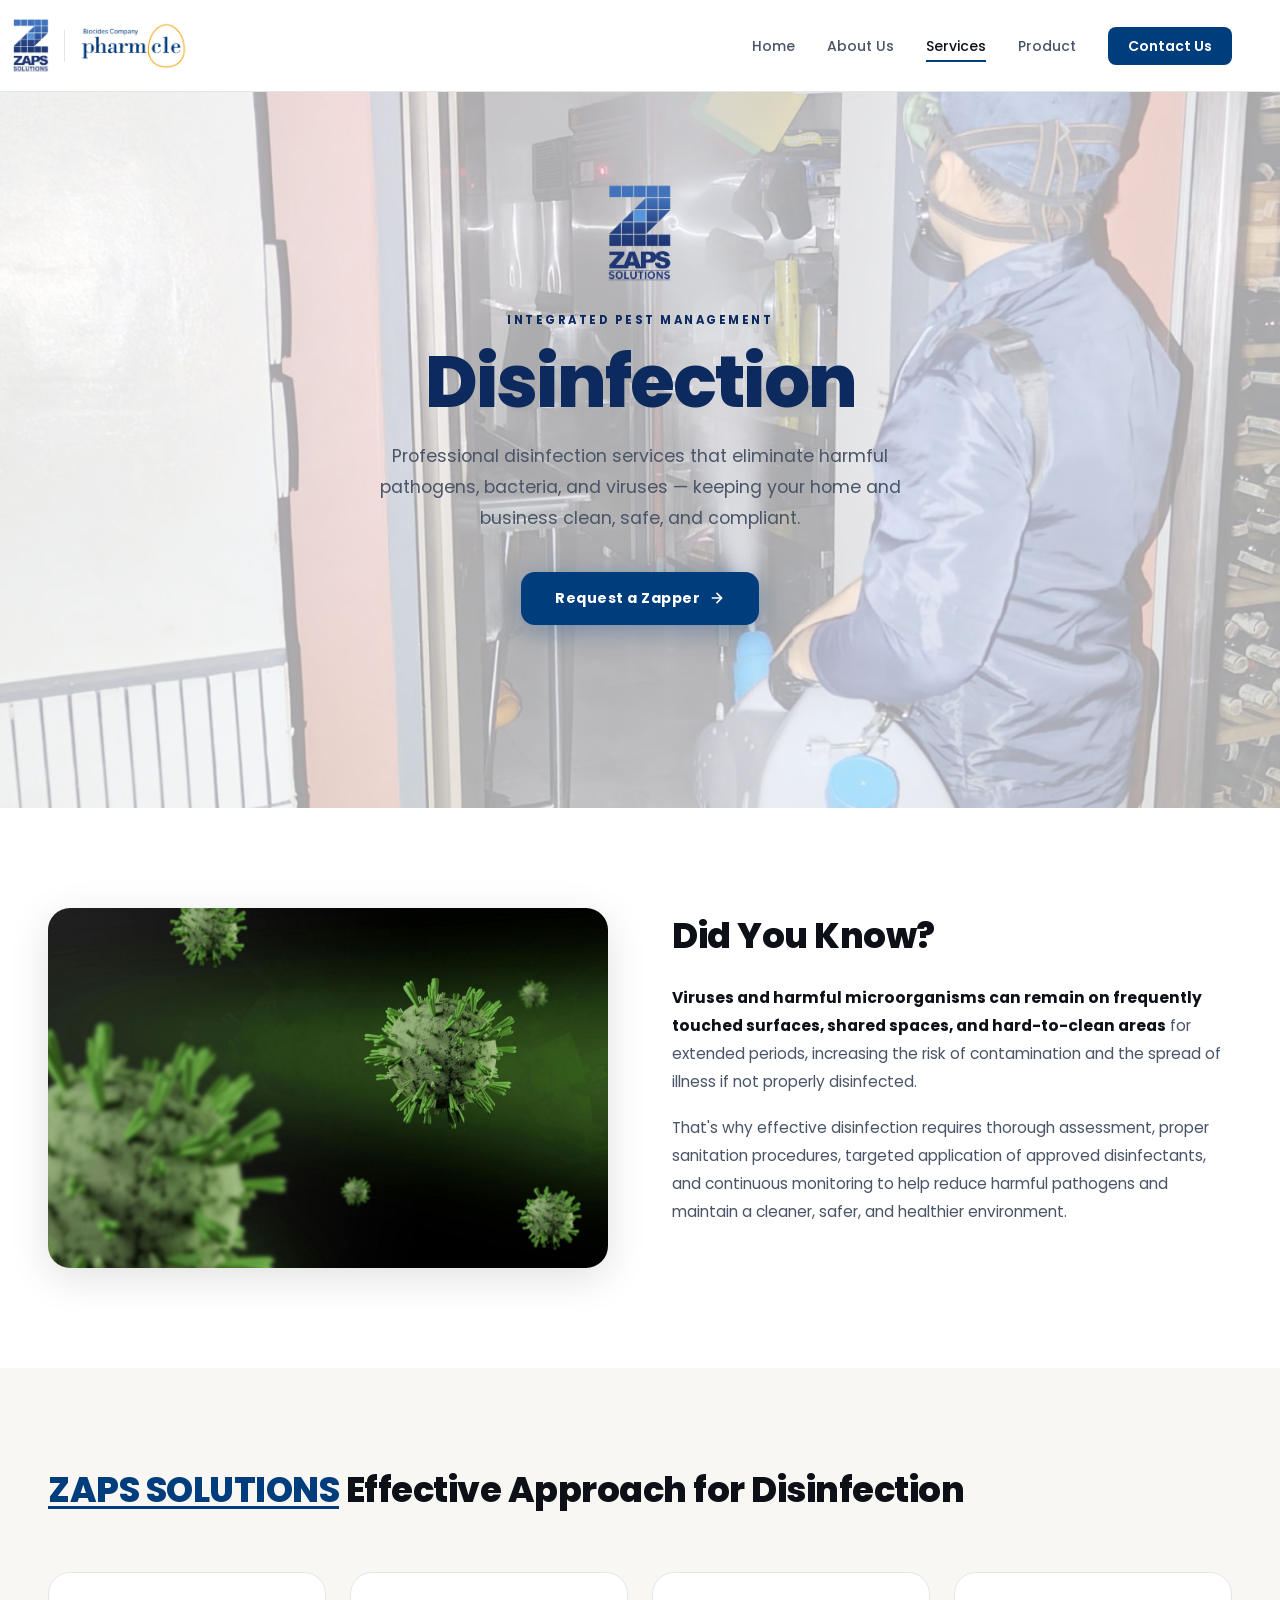
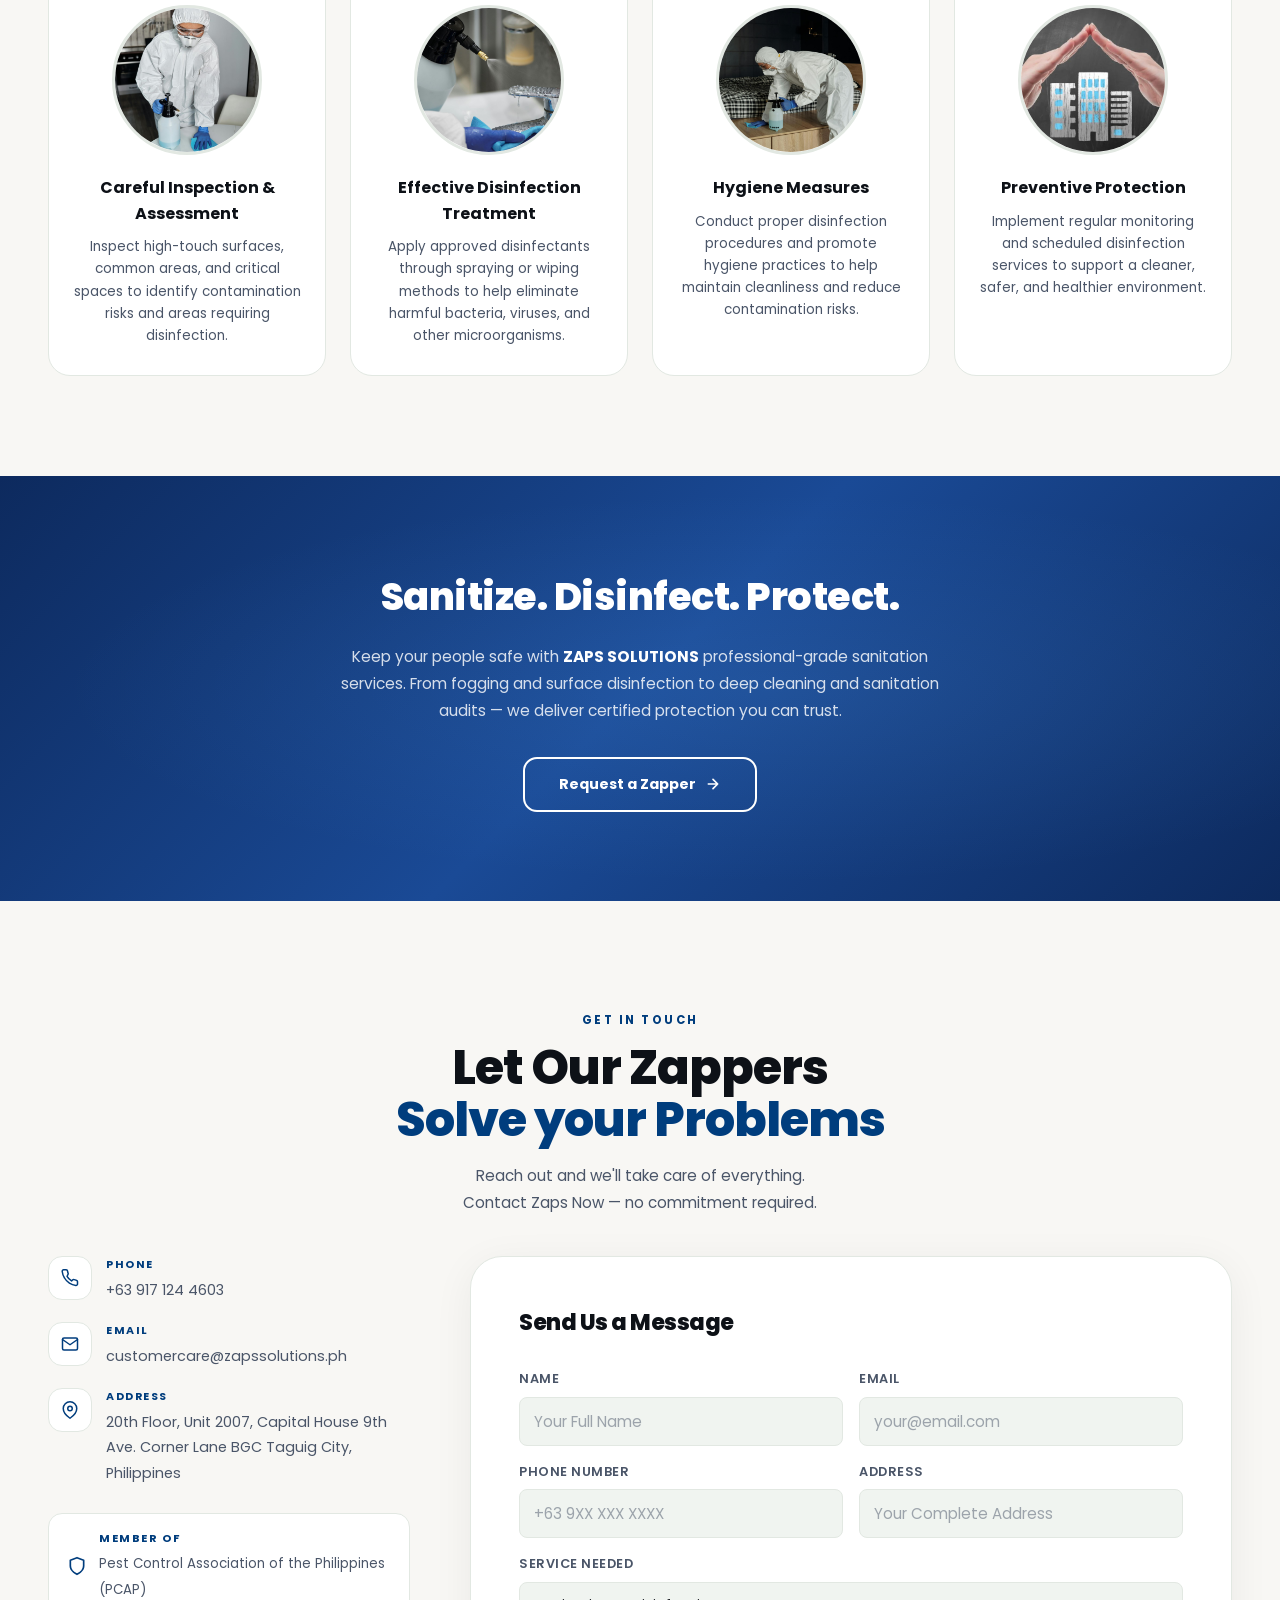
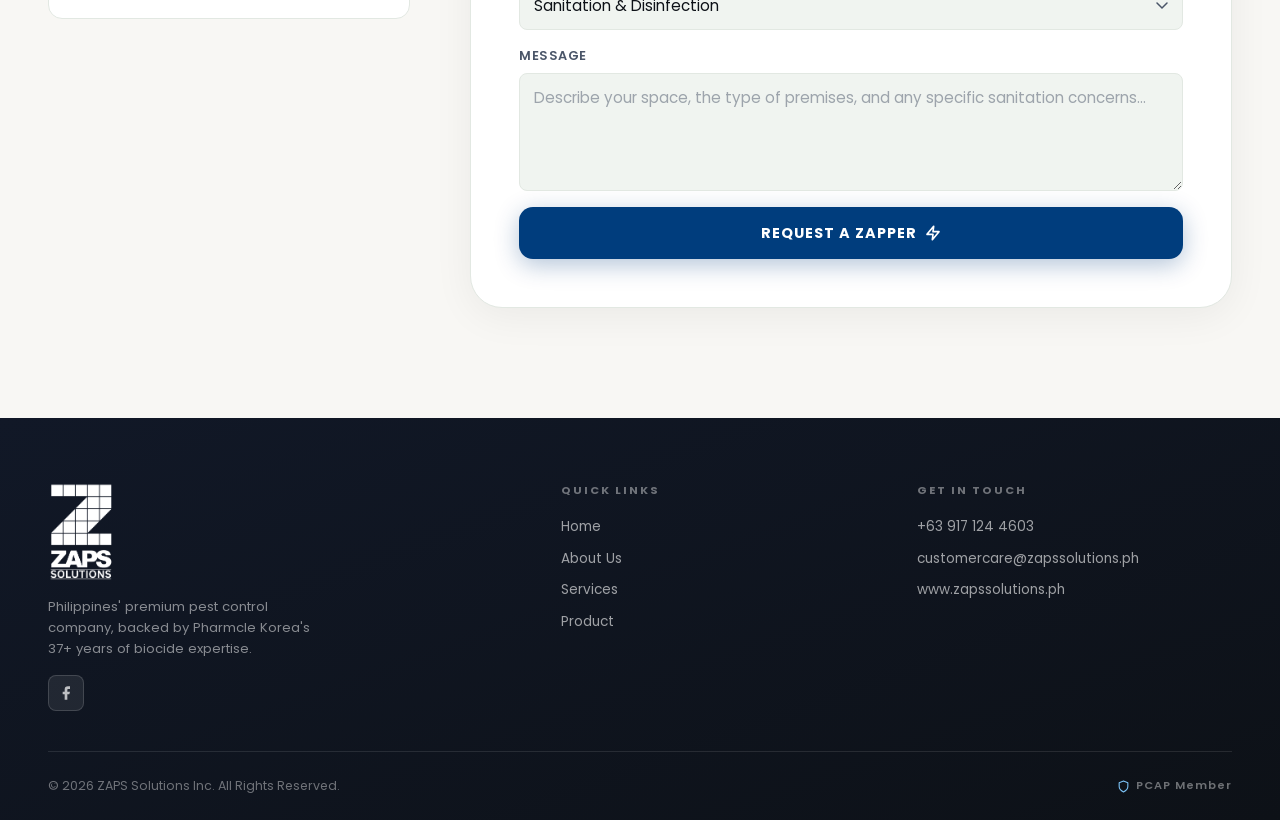
<file: disinfection.html>
<!DOCTYPE html>
<html lang="en">
<head>
<meta charset="UTF-8">
<meta name="viewport" content="width=device-width, initial-scale=1.0">
<meta name="description" content="ZAPS Solutions Disinfection — Professional disinfection fogging, surface disinfecting, and deep cleaning services for homes and businesses across the Philippines.">
<title>Disinfection – ZAPS Solutions Inc.</title>
<link rel="icon" href="images/zaps_logo.png" type="image/png">
<link rel="preconnect" href="https://fonts.googleapis.com">
<link rel="preconnect" href="https://fonts.gstatic.com" crossorigin>
<link href="https://fonts.googleapis.com/css2?family=Poppins:wght@300;400;500;600;700;800&display=swap" rel="stylesheet">
<link rel="stylesheet" href="css/nav.css">
<style>
:root{
  --white:#ffffff;--off-white:#f8f7f4;--ink:#0d1117;--ink-2:#1c2530;--ink-muted:#4a5568;
  --accent:#003D7D;--accent-2:#002d60;--accent-light:#0071BE;--blue-deep:#0f2d52;--blue-mid:#1e4a82;
  --surface:#f0f4f0;--border:#e2e8e2;--nav-h:92px;
  --r-sm:8px;--r-md:14px;--r-lg:22px;--r-xl:32px;--max-w:1220px;--ease:cubic-bezier(0.16,1,0.3,1);
}
*,*::before,*::after{box-sizing:border-box;margin:0;padding:0}
html{scroll-behavior:smooth;scroll-padding-top:calc(var(--nav-h) + 16px);-webkit-text-size-adjust:100%}
body{font-family:'Poppins',sans-serif;background:var(--off-white);color:var(--ink);overflow-x:hidden;line-height:1.6}
img{display:block;max-width:100%}
a{color:inherit;text-decoration:none}
button{font-family:inherit;cursor:pointer}
#progress-bar{position:fixed;top:0;left:0;height:3px;width:0%;background:linear-gradient(90deg,var(--accent-light),var(--accent));z-index:2000;transition:width 0.1s linear}
.hero{position:relative;min-height:calc(100vh - var(--nav-h));display:flex;align-items:center;justify-content:center;padding:clamp(40px,7vw,80px) clamp(16px,4vw,48px);text-align:center;overflow:hidden}
.hero-bg{position:absolute;inset:0;background-image:url('images/misting01.jpg');background-size:cover;background-position:center;transform:scale(1.05);transition:transform 12s ease}
.hero-bg.loaded{transform:scale(1)}
.hero-overlay{position:absolute;inset:0;background:rgba(255,255,255,0.55)}
.hero-content{position:relative;z-index:2;max-width:760px;margin:0 auto}
.hero-brand{display:flex;flex-direction:column;align-items:center;gap:10px;margin-bottom:28px}
.hero-brand img{height:100px;width:auto}
.hero-eyebrow{font-size:0.72rem;font-weight:700;letter-spacing:2.5px;text-transform:uppercase;color:#0d2a5e;margin-bottom:14px}
.hero-title{font-family:'Poppins',sans-serif;font-size:clamp(2.4rem,6vw,4.5rem);font-weight:800;line-height:1.05;letter-spacing:-2px;color:#0d2a5e;margin:12px 0 22px}
.hero-sub{font-size:clamp(0.95rem,2vw,1.1rem);color:#4a5568;line-height:1.75;margin-bottom:38px;max-width:580px;margin-left:auto;margin-right:auto}
.hero-btn{display:inline-flex;align-items:center;gap:9px;background:var(--accent);color:var(--white);padding:15px 34px;border-radius:var(--r-md);font-family:'Poppins',sans-serif;font-size:0.9rem;font-weight:700;letter-spacing:0.5px;transition:background 0.25s,transform 0.2s,box-shadow 0.25s;box-shadow:0 6px 28px rgba(0,61,125,0.35)}
.hero-btn:hover{background:var(--accent-2);transform:translateY(-2px);box-shadow:0 12px 36px rgba(0,61,125,0.45)}
.dyk-section{background:var(--white);padding:clamp(64px,8vw,100px) clamp(16px,4vw,48px)}
.dyk-inner{max-width:var(--max-w);margin:0 auto;display:grid;grid-template-columns:1fr;gap:48px;align-items:start}
@media(min-width:900px){.dyk-inner{grid-template-columns:1fr 1fr;gap:64px}}
.dyk-img-wrap{overflow:hidden;border-radius:var(--r-lg);box-shadow:0 10px 40px rgba(0,0,0,0.12);max-height:360px}
.dyk-img-wrap img{width:100%;height:360px;object-fit:cover;display:block}
.dyk-text h2{font-family:'Poppins',sans-serif;font-size:clamp(1.6rem,3.5vw,2.2rem);font-weight:800;color:var(--ink);margin-bottom:20px;letter-spacing:-0.5px}
.dyk-text p{font-size:0.97rem;color:var(--ink-muted);line-height:1.8;margin-bottom:18px}
.dyk-text p strong{font-weight:700;color:var(--ink)}
.approach-section{background:var(--off-white);padding:clamp(64px,8vw,100px) clamp(16px,4vw,48px)}
.approach-inner{max-width:var(--max-w);margin:0 auto}
.approach-heading{text-align:left;margin-bottom:clamp(40px,5vw,60px)}
.approach-heading h2{font-family:'Poppins',sans-serif;font-size:clamp(1.5rem,3.5vw,2.2rem);font-weight:800;color:var(--ink);letter-spacing:-0.5px;line-height:1.25}
.approach-heading h2 .hl{color:var(--accent);text-decoration:underline;text-underline-offset:4px}
.approach-grid{display:grid;grid-template-columns:1fr;gap:24px}
@media(min-width:540px){.approach-grid{grid-template-columns:1fr 1fr}}
@media(min-width:700px){.approach-grid{grid-template-columns:repeat(3,1fr)}}
@media(min-width:900px){.approach-grid{grid-template-columns:repeat(4,1fr)}}
.approach-card{background:var(--white);border:1px solid var(--border);border-radius:var(--r-lg);padding:32px 24px 28px;text-align:center;transition:box-shadow 0.25s,transform 0.25s}
.approach-card:hover{box-shadow:0 12px 40px rgba(0,0,0,0.10);transform:translateY(-4px)}
.approach-card-img-wrap{width:150px;height:150px;border-radius:50%;overflow:hidden;margin:0 auto 20px;border:3px solid var(--border)}
.approach-card-img-wrap img{width:100%;height:100%;object-fit:cover}
.approach-card h3{font-family:'Poppins',sans-serif;font-size:1rem;font-weight:700;color:var(--ink);margin-bottom:10px}
.approach-card p{font-size:0.84rem;color:var(--ink-muted);line-height:1.65}
.cta-band{position:relative;overflow:hidden;padding:clamp(60px,7vw,90px) clamp(16px,4vw,48px);text-align:center}
.cta-band-bg{position:absolute;inset:0;background:linear-gradient(135deg,#0d2a5e 0%,#1a4a96 50%,#0d2a5e 100%)}
.cta-band-overlay{position:absolute;inset:0;background:radial-gradient(ellipse at 60% 50%,rgba(100,180,255,0.12) 0%,transparent 65%)}
.cta-band-content{position:relative;z-index:2;max-width:640px;margin:0 auto}
.cta-band-content h2{font-family:'Poppins',sans-serif;font-size:clamp(1.6rem,3.5vw,2.4rem);font-weight:800;color:var(--white);letter-spacing:-0.5px;margin-bottom:16px}
.cta-band-content p{font-size:0.97rem;color:rgba(255,255,255,0.82);margin-bottom:32px;line-height:1.75}
.cta-band-content p strong{font-weight:700;color:var(--white)}
.btn-outline-white{display:inline-flex;align-items:center;gap:9px;background:transparent;color:var(--white);padding:14px 34px;border-radius:var(--r-md);border:2px solid var(--white);font-family:'Poppins',sans-serif;font-size:0.9rem;font-weight:700;transition:background 0.25s,color 0.25s,transform 0.2s}
.btn-outline-white:hover{background:var(--white);color:var(--accent);transform:translateY(-2px)}
#contact{background:var(--off-white);padding:clamp(72px,9vw,110px) clamp(16px,4vw,48px)}
.contact-inner{max-width:var(--max-w);margin:0 auto}
.contact-grid{display:grid;grid-template-columns:1fr;gap:clamp(32px,5vw,60px);align-items:start}
@media(min-width:900px){.contact-grid{grid-template-columns:1fr 1.3fr}}
.contact-title{font-family:'Poppins',sans-serif;font-size:clamp(28px,5vw,48px);font-weight:800;line-height:1.1;letter-spacing:-1px;color:var(--ink);margin-bottom:16px}
.contact-title .hl{color:var(--accent)}
.contact-lead{font-size:0.95rem;color:var(--ink-muted);line-height:1.75;margin-bottom:36px;max-width:440px}
.info-item{display:flex;gap:14px;align-items:flex-start;margin-bottom:20px}
.info-icon{width:44px;height:44px;flex-shrink:0;background:var(--white);border:1px solid var(--border);border-radius:var(--r-md);display:flex;align-items:center;justify-content:center;color:var(--accent)}
.info-text strong{display:block;font-size:0.68rem;letter-spacing:1.5px;text-transform:uppercase;color:var(--accent);margin-bottom:3px;font-weight:700}
.info-text span{font-size:0.9rem;color:var(--ink-muted)}
.pcap-badge{display:flex;align-items:center;gap:12px;background:var(--white);border:1px solid var(--border);border-radius:var(--r-md);padding:16px 18px;margin-top:28px}
.pcap-badge svg{color:var(--accent);flex-shrink:0}
.pcap-badge-text strong{display:block;font-size:0.7rem;letter-spacing:1.5px;text-transform:uppercase;color:var(--accent);margin-bottom:2px}
.pcap-badge-text span{font-size:0.83rem;color:var(--ink-muted)}
.contact-form{background:var(--white);border:1px solid var(--border);border-radius:var(--r-xl);padding:clamp(24px,5vw,48px);box-shadow:0 8px 40px rgba(0,0,0,0.06)}
.form-title{font-family:'Poppins',sans-serif;font-size:1.4rem;font-weight:800;color:var(--ink);margin-bottom:28px;letter-spacing:-0.5px}
.eyebrow{font-size:0.72rem;font-weight:700;letter-spacing:2.5px;text-transform:uppercase;color:var(--accent);margin-bottom:12px}
.form-row{display:grid;grid-template-columns:1fr;gap:16px;margin-bottom:16px}
@media(min-width:540px){.form-row{grid-template-columns:1fr 1fr}}
.form-group{display:flex;flex-direction:column;gap:7px;margin-bottom:16px}
.form-group label{font-size:0.8rem;font-weight:600;letter-spacing:0.5px;color:var(--ink-muted);text-transform:uppercase}
.form-group input,.form-group textarea,.form-group select{background:var(--surface);border:1px solid var(--border);border-radius:var(--r-sm);padding:12px 14px;color:var(--ink);font-family:'Poppins',sans-serif;font-size:0.95rem;outline:none;transition:border-color 0.2s,box-shadow 0.2s;min-height:48px;-webkit-appearance:none;appearance:none}
.form-group input:focus,.form-group textarea:focus,.form-group select:focus{border-color:var(--accent);box-shadow:0 0 0 3px rgba(0,61,125,0.1);background:var(--white)}
.form-group textarea{resize:vertical;min-height:110px}
.form-group select{background-image:url("data:image/svg+xml,%3Csvg xmlns='http://www.w3.org/2000/svg' width='12' height='8' viewBox='0 0 12 8'%3E%3Cpath d='M1 1l5 5 5-5' stroke='%234a5568' stroke-width='1.5' fill='none' stroke-linecap='round'/%3E%3C/svg%3E");background-repeat:no-repeat;background-position:right 14px center;padding-right:38px;background-color:var(--surface);cursor:pointer}
.form-group select option{background:var(--white);color:var(--ink)}
.form-group input::placeholder,.form-group textarea::placeholder{color:var(--ink-muted);opacity:0.5}
.submit-btn{width:100%;background:var(--accent);color:var(--white);border:none;padding:15px;border-radius:var(--r-md);font-family:'Poppins',sans-serif;font-size:0.9rem;font-weight:700;letter-spacing:1px;text-transform:uppercase;transition:background 0.25s,transform 0.2s,box-shadow 0.25s;box-shadow:0 6px 24px rgba(0,61,125,0.3);display:flex;align-items:center;justify-content:center;gap:8px;min-height:52px}
.submit-btn:hover{background:var(--accent-2);transform:translateY(-1px);box-shadow:0 10px 32px rgba(0,61,125,0.38)}
.reveal{opacity:0;transform:translateY(32px);transition:opacity 0.65s var(--ease),transform 0.65s var(--ease)}
.reveal.visible{opacity:1;transform:none}
.reveal-left{opacity:0;transform:translateX(-32px);transition:opacity 0.65s var(--ease),transform 0.65s var(--ease)}
.reveal-left.visible{opacity:1;transform:none}
.reveal-right{opacity:0;transform:translateX(32px);transition:opacity 0.65s var(--ease),transform 0.65s var(--ease)}
.reveal-right.visible{opacity:1;transform:none}
.delay-1{transition-delay:0.12s}.delay-2{transition-delay:0.22s}.delay-3{transition-delay:0.32s}.delay-4{transition-delay:0.42s}.delay-5{transition-delay:0.52s}

/* ─── FOOTER ─── */
footer {
  background: linear-gradient(160deg, #111827 0%, #0d1117 100%);
  padding: clamp(40px, 6vw, 64px) clamp(16px, 4vw, 48px) 24px;
}
.footer-inner {
  max-width: var(--max-w); margin: 0 auto;
  display: grid; grid-template-columns: 1fr;
  gap: 40px; text-align: left;
}
@media (min-width: 640px) {
  .footer-inner { grid-template-columns: 1.5fr 1fr 1fr; text-align: left; }
}
.footer-logo {
  height: 100px; width: auto; filter: brightness(0) invert(1);
  margin-bottom: 14px; display: block; margin-left: 0; margin-right: 0;
}
@media (min-width: 640px) {
  .footer-logo { margin-left: 0; margin-right: 0; }
}
.footer-tagline { font-size: 0.82rem; color: rgba(255,255,255,0.5); line-height: 1.6; max-width: 280px; margin: 0; }
@media (min-width: 640px) { .footer-tagline { margin: 0; } }
.footer-socials { display: flex; gap: 8px; margin-top: 16px; justify-content: flex-start; }
@media (min-width: 640px) { .footer-socials { justify-content: flex-start; } }
.footer-social-btn {
  display: flex; align-items: center; justify-content: center;
  width: 36px; height: 36px; border-radius: 8px;
  background: rgba(255,255,255,0.08); border: 1px solid rgba(255,255,255,0.15);
  color: rgba(255,255,255,0.7); transition: background 0.2s, color 0.2s;
}
.footer-social-btn:hover { background: rgba(255,255,255,0.16); color: #fff; }
.footer-col-title {
  font-size: 0.7rem; font-weight: 700; letter-spacing: 2px;
  text-transform: uppercase; color: rgba(255,255,255,0.4);
  margin-bottom: 16px;
}
.footer-links { display: flex; flex-direction: column; gap: 10px; align-items: flex-start; }
@media (min-width: 640px) { .footer-links { align-items: flex-start; } }
.footer-links a { font-size: 0.85rem; color: rgba(255,255,255,0.6); transition: color 0.2s; }
.footer-links a:hover { color: var(--white); }
.footer-bottom {
  max-width: var(--max-w); margin: 40px auto 0;
  padding-top: 24px; border-top: 1px solid rgba(255,255,255,0.10);
  display: flex; flex-wrap: wrap; gap: 12px;
  align-items: center; justify-content: space-between;
}
.footer-copy { font-size: 0.78rem; color: rgba(255,255,255,0.4); }
.footer-pcap {
  display: flex; align-items: center; gap: 6px;
  font-size: 0.7rem; color: rgba(255,255,255,0.4); font-weight: 600; letter-spacing: 1px;
}
.footer-pcap svg { color: #7dc4f8; }
</style>
</head>
<body>
<div id="progress-bar"></div>
<div id="nav-placeholder"></div>

<section id="hero" class="hero" aria-label="Disinfection">
  <div class="hero-bg" id="hero-bg" aria-hidden="true"></div>
  <div class="hero-overlay" aria-hidden="true"></div>
  <div class="hero-content">
    <div class="hero-brand"><img src="images/zaps_logo.png" alt="ZAPS Solutions Inc." loading="eager"></div>
    <div class="hero-eyebrow">Integrated Pest Management</div>
    <h1 class="hero-title">Disinfection</h1>
    <p class="hero-sub">Professional disinfection services that eliminate harmful pathogens, bacteria, and viruses — keeping your home and business clean, safe, and compliant.</p>
    <a href="#contact" class="hero-btn">Request a Zapper <svg width="16" height="16" viewBox="0 0 24 24" fill="none" stroke="currentColor" stroke-width="2.5" stroke-linecap="round" stroke-linejoin="round" aria-hidden="true"><path d="M5 12h14M12 5l7 7-7 7"/></svg></a>
  </div>
</section>

<section class="dyk-section" aria-label="Did You Know">
  <div class="dyk-inner">
    <div class="dyk-img-wrap reveal-left"><img src="images/germs.jpg" alt="Professional disinfection fogging" loading="lazy"></div>
    <div class="dyk-text reveal-right">
      <h2>Did You Know?</h2>
      <p><strong>Viruses and harmful microorganisms can remain on frequently touched surfaces, shared spaces, and hard-to-clean areas</strong> for extended periods, increasing the risk of contamination and the spread of illness if not properly disinfected.</p>
      <p>That's why effective disinfection requires thorough assessment, proper sanitation procedures, targeted application of approved disinfectants, and continuous monitoring to help reduce harmful pathogens and maintain a cleaner, safer, and healthier environment.</p>
    </div>
  </div>
</section>

<section class="approach-section" aria-label="Our Approach">
  <div class="approach-inner">
    <div class="approach-heading reveal"><h2><span class="hl">ZAPS SOLUTIONS</span> Effective Approach for Disinfection</h2></div>
    <div class="approach-grid">
      <div class="approach-card reveal delay-1">
        <div class="approach-card-img-wrap"><img src="images/Disinfection1.jpg" alt="Careful Inspection and Assessment" loading="lazy"></div>
        <h3>Careful Inspection &amp; Assessment</h3>
        <p>Inspect high-touch surfaces, common areas, and critical spaces to identify contamination risks and areas requiring disinfection.</p>
      </div>
      <div class="approach-card reveal delay-2">
        <div class="approach-card-img-wrap"><img src="images/Disinfection2.jpg" alt="Effective Disinfection Treatment" loading="lazy"></div>
        <h3>Effective Disinfection Treatment</h3>
        <p>Apply approved disinfectants through spraying or wiping methods to help eliminate harmful bacteria, viruses, and other microorganisms.</p>
      </div>
      <div class="approach-card reveal delay-3">
        <div class="approach-card-img-wrap"><img src="images/Disinfection3.jpg" alt="Hygiene Measures" loading="lazy"></div>
        <h3>Hygiene Measures</h3>
        <p>Conduct proper disinfection procedures and promote hygiene practices to help maintain cleanliness and reduce contamination risks.</p>
      </div>
      <div class="approach-card reveal delay-4">
        <div class="approach-card-img-wrap"><img src="images/longterm.jpg" alt="Preventive Protection" loading="lazy"></div>
        <h3>Preventive Protection</h3>
        <p>Implement regular monitoring and scheduled disinfection services to support a cleaner, safer, and healthier environment.</p>
      </div>
    </div>
  </div>
</section>

<div class="cta-band" aria-label="Call to action">
  <div class="cta-band-bg" aria-hidden="true"></div>
  <div class="cta-band-overlay" aria-hidden="true"></div>
  <div class="cta-band-content reveal">
    <h2>Sanitize. Disinfect. Protect.</h2>
    <p>Keep your people safe with <strong>ZAPS SOLUTIONS</strong> professional-grade sanitation services. From fogging and surface disinfection to deep cleaning and sanitation audits — we deliver certified protection you can trust.</p>
    <a href="#contact" class="btn-outline-white">Request a Zapper <svg width="16" height="16" viewBox="0 0 24 24" fill="none" stroke="currentColor" stroke-width="2.5" stroke-linecap="round" stroke-linejoin="round" aria-hidden="true"><path d="M5 12h14M12 5l7 7-7 7"/></svg></a>
  </div>
</div>

<section id="contact" aria-label="Contact Us">
  <div class="contact-inner">
    <div class="contact-header reveal" style="text-align:center;margin-bottom:40px;">
      <div class="eyebrow" style="justify-content:center;">Get In Touch</div>
      <h2 class="contact-title">Let Our Zappers<br><span class="hl">Solve your Problems</span></h2>
      <p class="contact-lead" style="max-width:none;margin:0 auto 0;">Reach out and we'll take care of everything.<br>Contact Zaps Now — no commitment required.</p>
    </div>
    <div class="contact-grid">
      <div class="reveal">
        <div class="info-item">
          <div class="info-icon">
            <svg width="18" height="18" viewBox="0 0 24 24" fill="none" stroke="currentColor" stroke-width="2" stroke-linecap="round" stroke-linejoin="round" aria-hidden="true"><path d="M22 16.92v3a2 2 0 0 1-2.18 2 19.79 19.79 0 0 1-8.63-3.07A19.5 19.5 0 0 1 4.69 12a19.79 19.79 0 0 1-3.07-8.67A2 2 0 0 1 3.77 1h3a2 2 0 0 1 2 1.72 12.84 12.84 0 0 0 .7 2.81 2 2 0 0 1-.45 2.11L8.09 9.91a16 16 0 0 0 6 6l1.27-1.27a2 2 0 0 1 2.11-.45 12.84 12.84 0 0 0 2.81.7A2 2 0 0 1 22 16.92z"/></svg>
          </div>
          <div class="info-text"><strong>Phone</strong><span>+63 917 124 4603</span></div>
        </div>
        <div class="info-item">
          <div class="info-icon">
            <svg width="18" height="18" viewBox="0 0 24 24" fill="none" stroke="currentColor" stroke-width="2" stroke-linecap="round" stroke-linejoin="round" aria-hidden="true"><path d="M4 4h16c1.1 0 2 .9 2 2v12c0 1.1-.9 2-2 2H4c-1.1 0-2-.9-2-2V6c0-1.1.9-2 2-2z"/><polyline points="22,6 12,13 2,6"/></svg>
          </div>
          <div class="info-text"><strong>Email</strong><span>customercare@zapssolutions.ph</span></div>
        </div>
        <div class="info-item">
          <div class="info-icon">
            <svg width="18" height="18" viewBox="0 0 24 24" fill="none" stroke="currentColor" stroke-width="2" stroke-linecap="round" stroke-linejoin="round" aria-hidden="true"><path d="M21 10c0 7-9 13-9 13s-9-6-9-13a9 9 0 0 1 18 0z"/><circle cx="12" cy="10" r="3"/></svg>
          </div>
          <div class="info-text"><strong>Address</strong><span>20th Floor, Unit 2007, Capital House 9th Ave. Corner Lane BGC Taguig City, Philippines</span></div>
        </div>
        <div class="pcap-badge">
          <svg width="20" height="20" viewBox="0 0 24 24" fill="none" stroke="currentColor" stroke-width="2" stroke-linecap="round" stroke-linejoin="round" aria-hidden="true"><path d="M12 22s8-4 8-10V5l-8-3-8 3v7c0 6 8 10 8 10z"/></svg>
          <div class="pcap-badge-text">
            <strong>Member Of</strong>
            <span>Pest Control Association of the Philippines (PCAP)</span>
          </div>
        </div>
      </div>
      <div class="contact-form reveal delay-1">
        <h3 class="form-title">Send Us a Message</h3>
        <form id="contact-form" action="https://formsubmit.co/customercare@zapssolutions.ph" method="POST" novalidate>
          <input type="hidden" name="_captcha" value="false">
          <input type="hidden" name="_subject" value="Sanitation &amp; Disinfection Inquiry — ZAPS Solutions">
          <input type="hidden" name="_template" value="table">
          <input type="hidden" name="_next" value="https://shinano21.github.io/Web_Zaps/thankyou.html">
          <input type="text" name="_honey" style="display:none" tabindex="-1" autocomplete="off">
          <div class="form-row">
            <div class="form-group" style="margin-bottom:0"><label for="f-name">Name</label><input id="f-name" name="Full Name" type="text" placeholder="Your Full Name" autocomplete="name" required></div>
            <div class="form-group" style="margin-bottom:0"><label for="f-email">Email</label><input id="f-email" name="Email" type="email" placeholder="your@email.com" autocomplete="email" required></div>
          </div>
          <div class="form-row">
            <div class="form-group" style="margin-bottom:0"><label for="f-phone">Phone Number</label><input id="f-phone" name="Phone Number" type="tel" placeholder="+63 9XX XXX XXXX" autocomplete="tel" required></div>
            <div class="form-group" style="margin-bottom:0"><label for="f-address">Address</label><input id="f-address" name="Address" type="text" placeholder="Your Complete Address" autocomplete="street-address" required></div>
          </div>
          <div class="form-group">
            <label for="f-service">Service Needed</label>
            <select id="f-service" name="Service Needed" required>
              <option value="Sanitation &amp; Disinfection" selected>Sanitation &amp; Disinfection</option>
              <option>Disinfection Fogging</option>
              <option>Surface Disinfection</option>
              <option>Deep Cleaning</option>
              <option>Misting Treatment</option>
              <option>Sanitation Assessment</option>
              <option>Other</option>
            </select>
          </div>
          <div class="form-group"><label for="f-message">Message</label><textarea id="f-message" name="Message" placeholder="Describe your space, the type of premises, and any specific sanitation concerns…" rows="4"></textarea></div>
          <button class="submit-btn" type="submit">Request a Zapper <svg width="16" height="16" viewBox="0 0 24 24" fill="none" stroke="currentColor" stroke-width="2.5" stroke-linecap="round" stroke-linejoin="round" aria-hidden="true"><polygon points="13 2 3 14 12 14 11 22 21 10 12 10 13 2"/></svg></button>
        </form>
      </div>
    </div>
  </div>
</section>

<div id="site-footer"></div>

<script>
(function(){
'use strict';
document.addEventListener('DOMContentLoaded',function(){fetch('footer.html').then(function(r){return r.text()}).then(function(html){var el=document.getElementById('site-footer');if(el)el.innerHTML=html}).catch(function(){})});
const bar=document.getElementById('progress-bar');
function updateProgress(){const s=window.scrollY,d=document.documentElement.scrollHeight-window.innerHeight;bar.style.width=(d>0?(s/d)*100:0)+'%'}
window.addEventListener('scroll',updateProgress,{passive:true});
function setupNav(){
const nav=document.getElementById('main-nav'),menuBtn=document.getElementById('menu-btn'),sidebar=document.getElementById('nav-sidebar'),overlay=document.getElementById('nav-overlay'),closeBtn=document.getElementById('sidebar-close');
window.addEventListener('scroll',function(){if(nav)nav.classList.toggle('scrolled',window.scrollY>40)},{passive:true});
if(menuBtn&&sidebar&&overlay){
  function openSidebar(){sidebar.classList.add('open');overlay.classList.add('open');menuBtn.setAttribute('aria-expanded','true');document.body.style.overflow='hidden';if(closeBtn)closeBtn.focus()}
  function closeSidebar(){sidebar.classList.remove('open');overlay.classList.remove('open');menuBtn.setAttribute('aria-expanded','false');document.body.style.overflow='';menuBtn.focus()}
  menuBtn.addEventListener('click',openSidebar);overlay.addEventListener('click',closeSidebar);
  if(closeBtn)closeBtn.addEventListener('click',closeSidebar);
  sidebar.querySelectorAll('a').forEach(function(a){a.addEventListener('click',closeSidebar)});
  document.addEventListener('keydown',function(e){if(e.key==='Escape'&&sidebar.classList.contains('open'))closeSidebar()});
}
}
function loadNav(){
  fetch('nav.html')
    .then(function(r){return r.text()})
    .then(function(html){
      var el=document.getElementById('nav-placeholder');
      if(el){
        el.insertAdjacentHTML('beforebegin',html);el.remove();
        setupNav();
        document.querySelectorAll('[data-nav="services"]').forEach(function(a){a.classList.add('active')});
      }
    })
    .catch(function(){});
}
loadNav();
const heroBg=document.getElementById('hero-bg');
if(heroBg){const img=new Image();img.src='images/misting01.jpg';img.onload=function(){heroBg.classList.add('loaded')}}
const allReveal=document.querySelectorAll('.reveal,.reveal-left,.reveal-right');
if('IntersectionObserver' in window){const obs=new IntersectionObserver(function(entries){entries.forEach(function(e){if(e.isIntersecting){e.target.classList.add('visible');obs.unobserve(e.target)}})},{threshold:0.1,rootMargin:'0px 0px -50px 0px'});allReveal.forEach(function(el){obs.observe(el)})}else{allReveal.forEach(function(el){el.classList.add('visible')})}
})();
</script>
<script>
if ("serviceWorker" in navigator) {
  navigator.serviceWorker.register("./sw.js").then(function(reg) {
    if (!sessionStorage.getItem("sw-session")) {
      sessionStorage.setItem("sw-session", "1");
      var ctrl = navigator.serviceWorker.controller;
      if (ctrl) ctrl.postMessage("clear");
    }
  });
}
</script>
</body>
</html>
</file>
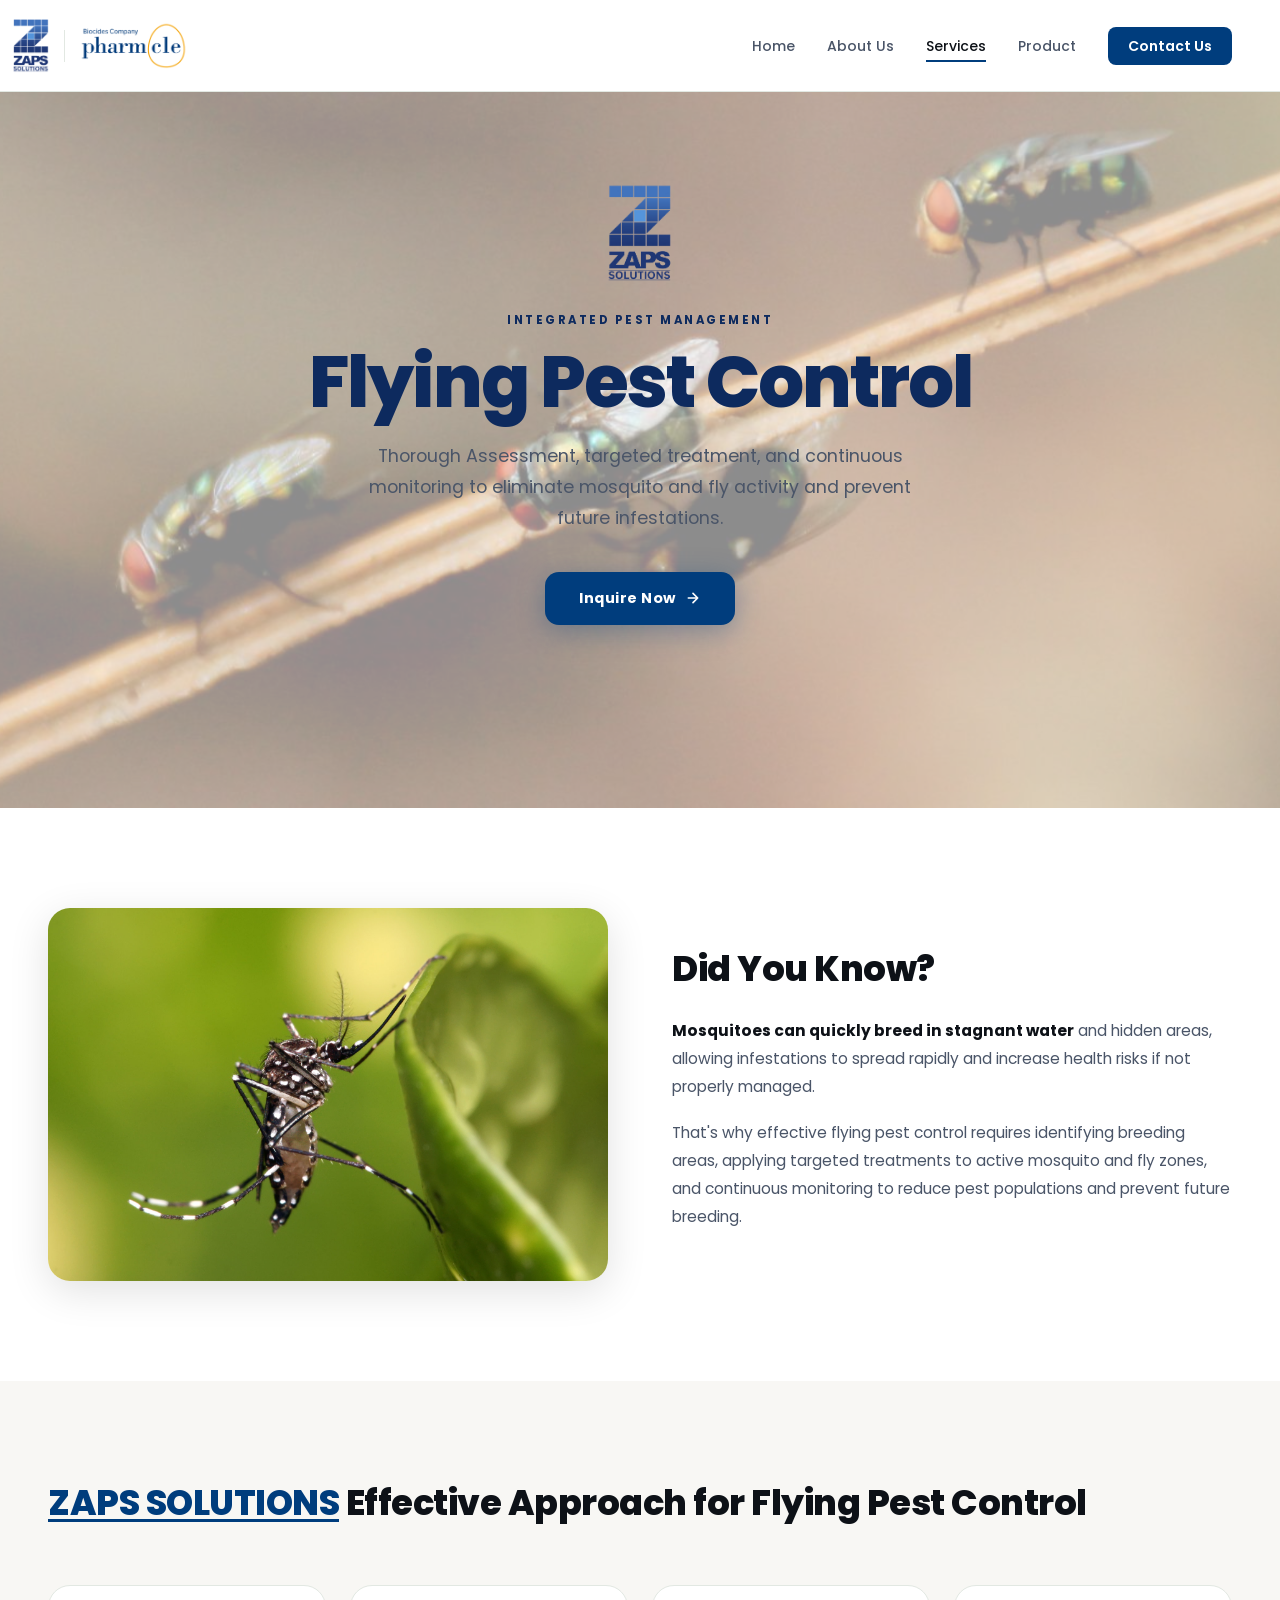
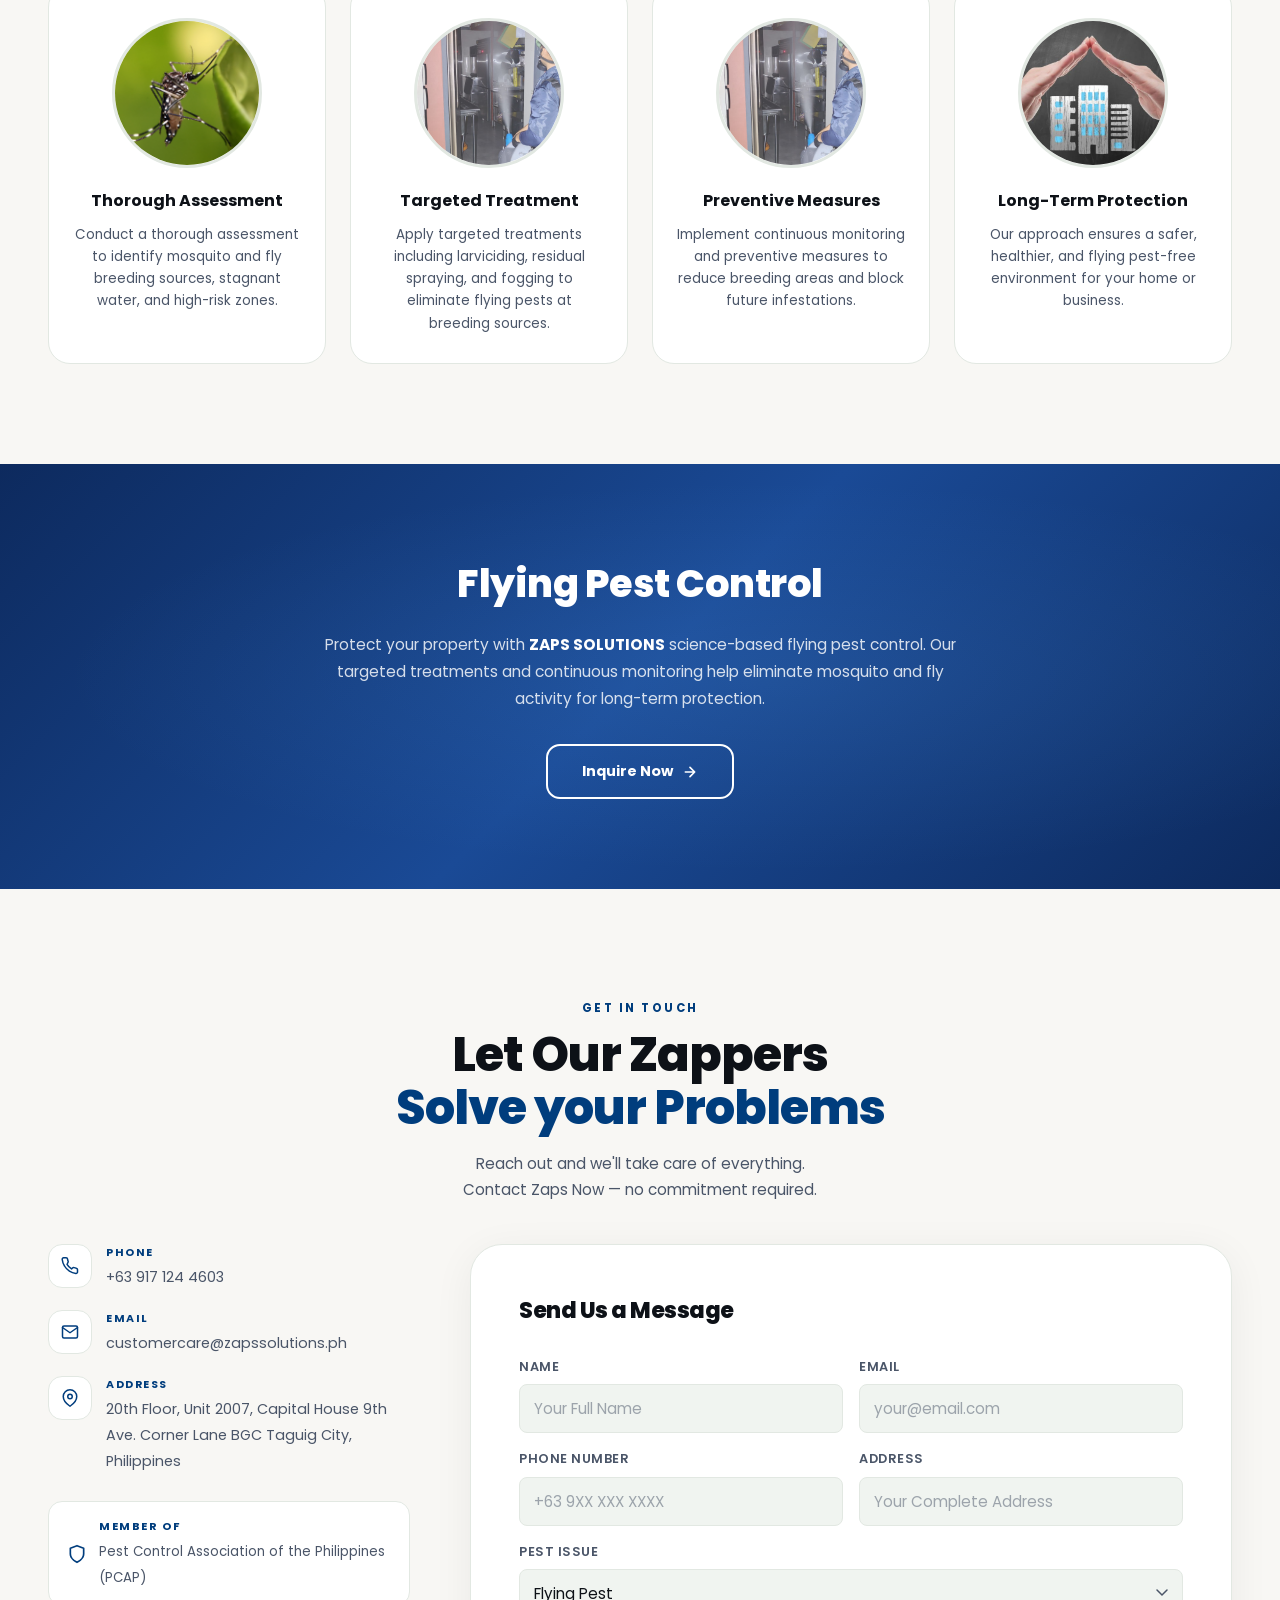
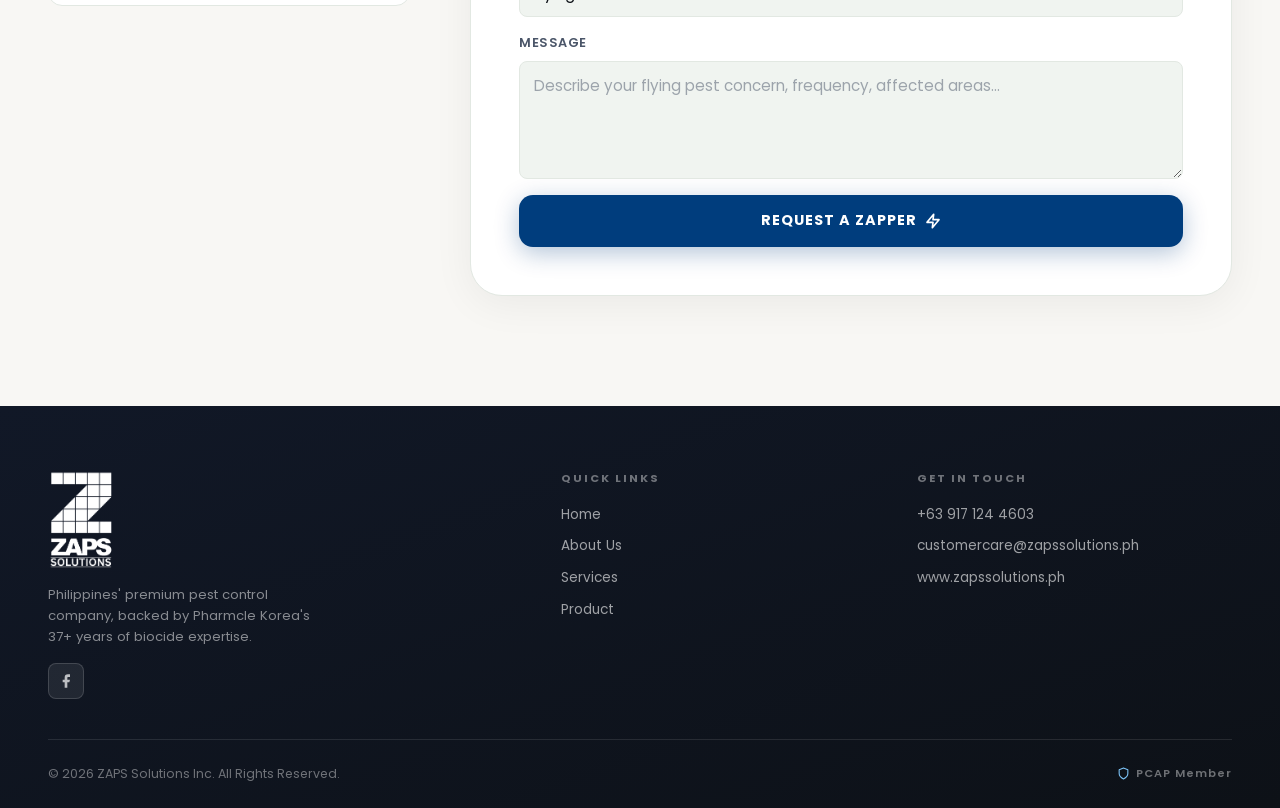
<file: flying-pest.html>
<!DOCTYPE html>
<html lang="en">
<head>
<meta charset="UTF-8">
<meta name="viewport" content="width=device-width, initial-scale=1.0">
<meta name="description" content="ZAPS Solutions Flying Pest Control — Thorough Assessment, targeted treatment, and continuous monitoring to eliminate mosquito and fly activity and prevent future infestations.">
<title>Flying Pest Control – ZAPS Solutions Inc.</title>
    <link rel="icon" href="images/zaps_logo.png" type="image/png">
<link rel="preconnect" href="https://fonts.googleapis.com">
<link rel="preconnect" href="https://fonts.gstatic.com" crossorigin>
<link href="https://fonts.googleapis.com/css2?family=Poppins:wght@300;400;500;600;700;800&display=swap" rel="stylesheet">
<link rel="stylesheet" href="css/nav.css">
<style>
/* ─── VARIABLES ─── */
:root {
  --white:      #ffffff;
  --off-white:  #f8f7f4;
  --ink:        #0d1117;
  --ink-2:      #1c2530;
  --ink-muted:  #4a5568;
  --accent:     #003D7D;
  --accent-2:   #002d60;
  --accent-light:#0071BE;
  --blue-deep:  #0f2d52;
  --blue-mid:   #1e4a82;
  --surface:    #f0f4f0;
  --border:     #e2e8e2;
  --nav-h: 92px;
  --r-sm: 8px; --r-md: 14px; --r-lg: 22px; --r-xl: 32px;
  --max-w: 1220px;
  --ease: cubic-bezier(0.16,1,0.3,1);
}
*,*::before,*::after{box-sizing:border-box;margin:0;padding:0}
html{scroll-behavior:smooth;scroll-padding-top:calc(var(--nav-h) + 16px);-webkit-text-size-adjust:100%}
body{font-family:'Poppins',sans-serif;background:var(--off-white);color:var(--ink);overflow-x:hidden;line-height:1.6}
img{display:block;max-width:100%}
a{color:inherit;text-decoration:none}
button{font-family:inherit;cursor:pointer}
/* ─── SCROLL PROGRESS BAR ─── */
#progress-bar{
  position:fixed;top:0;left:0;height:3px;width:0%;
  background:linear-gradient(90deg,var(--accent-light),var(--accent));
  z-index:2000;transition:width 0.1s linear;
}
/* ─── HERO (light style) ─── */
.hero{
  position:relative;min-height:calc(100vh - var(--nav-h));
  display:flex;align-items:center;justify-content:center;
  padding:clamp(40px,7vw,80px) clamp(16px,4vw,48px);
  text-align:center;overflow:hidden;
}
.hero-bg{
  position:absolute;inset:0;
  background-image:url('images/fly02.jpg');
  background-size:cover;background-position:center;
  transform:scale(1.05);transition:transform 12s ease;
}
.hero-bg.loaded{transform:scale(1)}
.hero-overlay{
  position:absolute;inset:0;
  background:rgba(255,255,255,0.55);
}
.hero-content{position:relative;z-index:2;max-width:760px;margin:0 auto}
.hero-brand{display:flex;flex-direction:column;align-items:center;gap:10px;margin-bottom:28px}
.hero-brand img{height:100px;width:auto}
.hero-eyebrow{
  font-size:0.72rem;font-weight:700;letter-spacing:2.5px;
  text-transform:uppercase;color:#0d2a5e;margin-bottom:14px;
}
.hero-title{
  font-family:'Poppins',sans-serif;
  font-size:clamp(2.4rem,6vw,4.5rem);
  font-weight:800;line-height:1.05;letter-spacing:-2px;
  color:#0d2a5e;margin:12px 0 22px;
}
.hero-sub{
  font-size:clamp(0.95rem,2vw,1.1rem);color:#4a5568;
  line-height:1.75;margin-bottom:38px;max-width:580px;margin-left:auto;margin-right:auto;
}
.hero-btn{
  display:inline-flex;align-items:center;gap:9px;
  background:var(--accent);color:var(--white);
  padding:15px 34px;border-radius:var(--r-md);
  font-family:'Poppins',sans-serif;font-size:0.9rem;font-weight:700;letter-spacing:0.5px;
  transition:background 0.25s,transform 0.2s,box-shadow 0.25s;
  box-shadow:0 6px 28px rgba(0,61,125,0.35);
}
.hero-btn:hover{background:var(--accent-2);transform:translateY(-2px);box-shadow:0 12px 36px rgba(0,61,125,0.45)}
/* ─── DID YOU KNOW ─── */
.dyk-section{
  background:var(--white);
  padding:clamp(64px,8vw,100px) clamp(16px,4vw,48px);
}
.dyk-inner{
  max-width:var(--max-w);margin:0 auto;
  display:grid;grid-template-columns:1fr;gap:48px;align-items:center;
}
@media(min-width:900px){.dyk-inner{grid-template-columns:1fr 1fr;gap:64px}}
.dyk-img-wrap img{
  width:100%;height:100%;object-fit:cover;
  border-radius:var(--r-lg);
  box-shadow:0 10px 40px rgba(0,0,0,0.12);
  min-height:320px;
}
.dyk-text h2{
  font-family:'Poppins',sans-serif;
  font-size:clamp(1.6rem,3.5vw,2.2rem);
  font-weight:800;color:var(--ink);margin-bottom:20px;letter-spacing:-0.5px;
}
.dyk-text p{
  font-size:0.97rem;color:var(--ink-muted);line-height:1.8;margin-bottom:18px;
}
.dyk-text p strong{font-weight:700;color:var(--ink)}
/* ─── APPROACH SECTION ─── */
.approach-section{
  background:var(--off-white);
  padding:clamp(64px,8vw,100px) clamp(16px,4vw,48px);
}
.approach-inner{max-width:var(--max-w);margin:0 auto}
.approach-heading{
  text-align:left;margin-bottom:clamp(40px,5vw,60px);
}
.approach-heading h2{
  font-family:'Poppins',sans-serif;
  font-size:clamp(1.5rem,3.5vw,2.2rem);
  font-weight:800;color:var(--ink);letter-spacing:-0.5px;line-height:1.25;
}
.approach-heading h2 .hl{
  color:var(--accent);text-decoration:underline;text-underline-offset:4px;
}
.approach-grid{
  display:grid;grid-template-columns:1fr;gap:24px;
}
@media(min-width:540px){.approach-grid{grid-template-columns:1fr 1fr}}
@media(min-width:700px){.approach-grid{grid-template-columns:repeat(3,1fr)}}
@media(min-width:900px){.approach-grid{grid-template-columns:repeat(4,1fr)}}
.approach-card{
  background:var(--white);border:1px solid var(--border);
  border-radius:var(--r-lg);padding:32px 24px 28px;
  text-align:center;
  transition:box-shadow 0.25s,transform 0.25s;
}
.approach-card:hover{box-shadow:0 12px 40px rgba(0,0,0,0.10);transform:translateY(-4px)}
.approach-card-img-wrap{
  width:150px;height:150px;border-radius:50%;
  overflow:hidden;margin:0 auto 20px;
  border:3px solid var(--border);
}
.approach-card-img-wrap img{
  width:100%;height:100%;object-fit:cover;
}
.approach-card h3{
  font-family:'Poppins',sans-serif;
  font-size:1rem;font-weight:700;color:var(--ink);margin-bottom:10px;
}
.approach-card p{
  font-size:0.84rem;color:var(--ink-muted);line-height:1.65;
}
/* ─── CTA BAND ─── */
.cta-band{
  position:relative;overflow:hidden;
  padding:clamp(60px,7vw,90px) clamp(16px,4vw,48px);
  text-align:center;
}
.cta-band-bg{
  position:absolute;inset:0;
  background:linear-gradient(135deg,#0d2a5e 0%,#1a4a96 50%,#0d2a5e 100%);
}
.cta-band-overlay{
  position:absolute;inset:0;
  background:radial-gradient(ellipse at 60% 50%,rgba(100,180,255,0.12) 0%,transparent 65%);
}
.cta-band-content{position:relative;z-index:2;max-width:640px;margin:0 auto}
.cta-band-content h2{
  font-family:'Poppins',sans-serif;
  font-size:clamp(1.6rem,3.5vw,2.4rem);font-weight:800;
  color:var(--white);letter-spacing:-0.5px;margin-bottom:16px;
}
.cta-band-content p{
  font-size:0.97rem;color:rgba(255,255,255,0.82);margin-bottom:32px;line-height:1.75;
}
.cta-band-content p strong{font-weight:700;color:var(--white)}
.btn-outline-white{
  display:inline-flex;align-items:center;gap:9px;
  background:transparent;color:var(--white);
  padding:14px 34px;border-radius:var(--r-md);
  border:2px solid var(--white);
  font-family:'Poppins',sans-serif;font-size:0.9rem;font-weight:700;
  transition:background 0.25s,color 0.25s,transform 0.2s;
}
.btn-outline-white:hover{background:var(--white);color:var(--accent);transform:translateY(-2px)}
/* ─── CONTACT ─── */
#contact{background:var(--off-white);padding:clamp(72px,9vw,110px) clamp(16px,4vw,48px)}
.contact-inner{max-width:var(--max-w);margin:0 auto}
.contact-grid{display:grid;grid-template-columns:1fr;gap:clamp(32px,5vw,60px);align-items:start}
@media(min-width:900px){.contact-grid{grid-template-columns:1fr 1.3fr}}
.contact-title{
  font-family:'Poppins',sans-serif;font-size:clamp(28px,5vw,48px);
  font-weight:800;line-height:1.1;letter-spacing:-1px;color:var(--ink);margin-bottom:16px;
}
.contact-title .hl{color:var(--accent)}
.contact-lead{font-size:0.95rem;color:var(--ink-muted);line-height:1.75;margin-bottom:36px;max-width:440px}
.info-item{display:flex;gap:14px;align-items:flex-start;margin-bottom:20px}
.info-icon{
  width:44px;height:44px;flex-shrink:0;
  background:var(--white);border:1px solid var(--border);border-radius:var(--r-md);
  display:flex;align-items:center;justify-content:center;color:var(--accent);
}
.info-text strong{display:block;font-size:0.68rem;letter-spacing:1.5px;text-transform:uppercase;color:var(--accent);margin-bottom:3px;font-weight:700}
.info-text span{font-size:0.9rem;color:var(--ink-muted)}
.pcap-badge{
  display:flex;align-items:center;gap:12px;
  background:var(--white);border:1px solid var(--border);
  border-radius:var(--r-md);padding:16px 18px;margin-top:28px;
}
.pcap-badge svg{color:var(--accent);flex-shrink:0}
.pcap-badge-text strong{display:block;font-size:0.7rem;letter-spacing:1.5px;text-transform:uppercase;color:var(--accent);margin-bottom:2px}
.pcap-badge-text span{font-size:0.83rem;color:var(--ink-muted)}
.contact-form{
  background:var(--white);border:1px solid var(--border);
  border-radius:var(--r-xl);padding:clamp(24px,5vw,48px);
  box-shadow:0 8px 40px rgba(0,0,0,0.06);
}
.form-title{font-family:'Poppins',sans-serif;font-size:1.4rem;font-weight:800;color:var(--ink);margin-bottom:28px;letter-spacing:-0.5px}
.eyebrow{font-size:0.72rem;font-weight:700;letter-spacing:2.5px;text-transform:uppercase;color:var(--accent);margin-bottom:12px}
.form-row{display:grid;grid-template-columns:1fr;gap:16px;margin-bottom:16px}
@media(min-width:540px){.form-row{grid-template-columns:1fr 1fr}}
.form-group{display:flex;flex-direction:column;gap:7px;margin-bottom:16px}
.form-group label{font-size:0.8rem;font-weight:600;letter-spacing:0.5px;color:var(--ink-muted);text-transform:uppercase}
.form-group input,.form-group textarea,.form-group select{
  background:var(--surface);border:1px solid var(--border);
  border-radius:var(--r-sm);padding:12px 14px;color:var(--ink);
  font-family:'Poppins',sans-serif;font-size:0.95rem;outline:none;
  transition:border-color 0.2s,box-shadow 0.2s;min-height:48px;-webkit-appearance:none;appearance:none;
}
.form-group input:focus,.form-group textarea:focus,.form-group select:focus{
  border-color:var(--accent);box-shadow:0 0 0 3px rgba(0,61,125,0.1);background:var(--white);
}
.form-group textarea{resize:vertical;min-height:110px}
.form-group select{
  background-image:url("data:image/svg+xml,%3Csvg xmlns='http://www.w3.org/2000/svg' width='12' height='8' viewBox='0 0 12 8'%3E%3Cpath d='M1 1l5 5 5-5' stroke='%234a5568' stroke-width='1.5' fill='none' stroke-linecap='round'/%3E%3C/svg%3E");
  background-repeat:no-repeat;background-position:right 14px center;
  padding-right:38px;background-color:var(--surface);cursor:pointer;
}
.form-group select option{background:var(--white);color:var(--ink)}
.form-group input::placeholder,.form-group textarea::placeholder{color:var(--ink-muted);opacity:0.5}
.submit-btn{
  width:100%;background:var(--accent);color:var(--white);border:none;
  padding:15px;border-radius:var(--r-md);font-family:'Poppins',sans-serif;
  font-size:0.9rem;font-weight:700;letter-spacing:1px;text-transform:uppercase;
  transition:background 0.25s,transform 0.2s,box-shadow 0.25s;
  box-shadow:0 6px 24px rgba(0,61,125,0.3);
  display:flex;align-items:center;justify-content:center;gap:8px;min-height:52px;
}
.submit-btn:hover{background:var(--accent-2);transform:translateY(-1px);box-shadow:0 10px 32px rgba(0,61,125,0.38)}
/* ─── REVEAL ─── */
.reveal{opacity:0;transform:translateY(32px);transition:opacity 0.65s var(--ease),transform 0.65s var(--ease)}
.reveal.visible{opacity:1;transform:none}
.reveal-left{opacity:0;transform:translateX(-32px);transition:opacity 0.65s var(--ease),transform 0.65s var(--ease)}
.reveal-left.visible{opacity:1;transform:none}
.reveal-right{opacity:0;transform:translateX(32px);transition:opacity 0.65s var(--ease),transform 0.65s var(--ease)}
.reveal-right.visible{opacity:1;transform:none}
.delay-1{transition-delay:0.12s}
.delay-2{transition-delay:0.22s}
.delay-3{transition-delay:0.32s}
.delay-4{transition-delay:0.42s}
/* ─── FOOTER ─── */
footer {
  background: linear-gradient(160deg, #111827 0%, #0d1117 100%);
  padding: clamp(40px, 6vw, 64px) clamp(16px, 4vw, 48px) 24px;
}
.footer-inner {
  max-width: var(--max-w); margin: 0 auto;
  display: grid; grid-template-columns: 1fr;
  gap: 40px; text-align: left;
}
@media (min-width: 640px) {
  .footer-inner { grid-template-columns: 1.5fr 1fr 1fr; text-align: left; }
}
.footer-logo {
  height: 100px; width: auto; filter: brightness(0) invert(1);
  margin-bottom: 14px; display: block; margin-left: 0; margin-right: 0;
}
@media (min-width: 640px) {
  .footer-logo { margin-left: 0; margin-right: 0; }
}
.footer-tagline { font-size: 0.82rem; color: rgba(255,255,255,0.5); line-height: 1.6; max-width: 280px; margin: 0; }
@media (min-width: 640px) { .footer-tagline { margin: 0; } }
.footer-socials { display: flex; gap: 8px; margin-top: 16px; justify-content: flex-start; }
@media (min-width: 640px) { .footer-socials { justify-content: flex-start; } }
.footer-social-btn {
  display: flex; align-items: center; justify-content: center;
  width: 36px; height: 36px; border-radius: 8px;
  background: rgba(255,255,255,0.08); border: 1px solid rgba(255,255,255,0.15);
  color: rgba(255,255,255,0.7); transition: background 0.2s, color 0.2s;
}
.footer-social-btn:hover { background: rgba(255,255,255,0.16); color: #fff; }
.footer-col-title {
  font-size: 0.7rem; font-weight: 700; letter-spacing: 2px;
  text-transform: uppercase; color: rgba(255,255,255,0.4);
  margin-bottom: 16px;
}
.footer-links { display: flex; flex-direction: column; gap: 10px; align-items: flex-start; }
@media (min-width: 640px) { .footer-links { align-items: flex-start; } }
.footer-links a { font-size: 0.85rem; color: rgba(255,255,255,0.6); transition: color 0.2s; }
.footer-links a:hover { color: var(--white); }
.footer-bottom {
  max-width: var(--max-w); margin: 40px auto 0;
  padding-top: 24px; border-top: 1px solid rgba(255,255,255,0.10);
  display: flex; flex-wrap: wrap; gap: 12px;
  align-items: center; justify-content: space-between;
}
.footer-copy { font-size: 0.78rem; color: rgba(255,255,255,0.4); }
.footer-pcap {
  display: flex; align-items: center; gap: 6px;
  font-size: 0.7rem; color: rgba(255,255,255,0.4); font-weight: 600; letter-spacing: 1px;
}
.footer-pcap svg { color: #7dc4f8; }
</style>
</head>
<body>
<!-- PROGRESS BAR -->
<div id="progress-bar"></div>
<!-- NAV -->
<div id="nav-placeholder"></div>
<!-- ═══ HERO ═══ -->
<section id="hero" class="hero" aria-label="Flying Pest Control">
  <div class="hero-bg" id="hero-bg" aria-hidden="true"></div>
  <div class="hero-overlay" aria-hidden="true"></div>
  <div class="hero-content">
    <div class="hero-brand">
      <img src="images/zaps_logo.png" alt="ZAPS Solutions Inc." loading="eager">
    </div>
    <div class="hero-eyebrow">Integrated Pest Management</div>
    <h1 class="hero-title">Flying Pest Control</h1>
    <p class="hero-sub">Thorough Assessment, targeted treatment, and continuous monitoring to eliminate mosquito and fly activity and prevent future infestations.</p>
    <a href="#contact" class="hero-btn">
      Inquire Now
      <svg width="16" height="16" viewBox="0 0 24 24" fill="none" stroke="currentColor" stroke-width="2.5" stroke-linecap="round" stroke-linejoin="round" aria-hidden="true"><path d="M5 12h14M12 5l7 7-7 7"/></svg>
    </a>
  </div>
</section>
<!-- ═══ DID YOU KNOW ═══ -->
<section class="dyk-section" aria-label="Did You Know">
  <div class="dyk-inner">
    <div class="dyk-img-wrap reveal-left">
      <img src="images/mosquito.jpg" alt="Flying Pest Control" loading="lazy">
    </div>
    <div class="dyk-text reveal-right">
      <h2>Did You Know?</h2>
      <p><strong>Mosquitoes can quickly breed in stagnant water</strong> and hidden areas, allowing infestations to spread rapidly and increase health risks if not properly managed.</p>
      <p>That's why effective flying pest control requires identifying breeding areas, applying targeted treatments to active mosquito and fly zones, and continuous monitoring to reduce pest populations and prevent future breeding.</p>
    </div>
  </div>
</section>
<!-- ═══ APPROACH ═══ -->
<section class="approach-section" aria-label="Our Approach">
  <div class="approach-inner">
    <div class="approach-heading reveal">
      <h2><span class="hl">ZAPS SOLUTIONS</span> Effective Approach for Flying Pest Control</h2>
    </div>
    <div class="approach-grid">
      <div class="approach-card reveal delay-1">
        <div class="approach-card-img-wrap">
          <img src="images/mosquito.jpg" alt="Thorough Assessment" loading="lazy">
        </div>
        <h3>Thorough Assessment</h3>
        <p>Conduct a thorough assessment to identify mosquito and fly breeding sources, stagnant water, and high-risk zones.</p>
      </div>
      <div class="approach-card reveal delay-2">
        <div class="approach-card-img-wrap">
          <img src="images/misting01.jpg" alt="Targeted Treatment" loading="lazy">
        </div>
        <h3>Targeted Treatment</h3>
        <p>Apply targeted treatments including larviciding, residual spraying, and fogging to eliminate flying pests at breeding sources.</p>
      </div>
      <div class="approach-card reveal delay-3">
        <div class="approach-card-img-wrap">
          <img src="images/misting01.jpg" alt="Preventive Measures" loading="lazy">
        </div>
        <h3>Preventive Measures</h3>
        <p>Implement continuous monitoring and preventive measures to reduce breeding areas and block future infestations.</p>
      </div>
      <div class="approach-card reveal delay-4">
        <div class="approach-card-img-wrap">
          <img src="images/longterm.jpg" alt="Long-Term Protection" loading="lazy">
        </div>
        <h3>Long-Term Protection</h3>
        <p>Our approach ensures a safer, healthier, and flying pest-free environment for your home or business.</p>
      </div>
    </div>
  </div>
</section>
<!-- ═══ CTA BAND ═══ -->
<div class="cta-band" aria-label="Call to action">
  <div class="cta-band-bg" aria-hidden="true"></div>
  <div class="cta-band-overlay" aria-hidden="true"></div>
  <div class="cta-band-content reveal">
    <h2>Flying Pest Control</h2>
    <p>Protect your property with <strong>ZAPS SOLUTIONS</strong> science-based flying pest control. Our targeted treatments and continuous monitoring help eliminate mosquito and fly activity for long-term protection.</p>
    <a href="#contact" class="btn-outline-white">
      Inquire Now
      <svg width="16" height="16" viewBox="0 0 24 24" fill="none" stroke="currentColor" stroke-width="2.5" stroke-linecap="round" stroke-linejoin="round" aria-hidden="true"><path d="M5 12h14M12 5l7 7-7 7"/></svg>
    </a>
  </div>
</div>
<!-- ═══ CONTACT ═══ -->
<section id="contact" aria-label="Contact Us">
  <div class="contact-inner">
    <div class="contact-header reveal" style="text-align:center;margin-bottom:40px;">
      <div class="eyebrow" style="justify-content:center;">Get In Touch</div>
      <h2 class="contact-title">Let Our Zappers<br><span class="hl">Solve your Problems</span></h2>
      <p class="contact-lead" style="max-width:none;margin:0 auto 0;">Reach out and we'll take care of everything.<br>Contact Zaps Now — no commitment required.</p>
    </div>
    <div class="contact-grid">
      <div class="reveal">
        <div class="info-item">
          <div class="info-icon">
            <svg width="18" height="18" viewBox="0 0 24 24" fill="none" stroke="currentColor" stroke-width="2" stroke-linecap="round" stroke-linejoin="round" aria-hidden="true"><path d="M22 16.92v3a2 2 0 0 1-2.18 2 19.79 19.79 0 0 1-8.63-3.07A19.5 19.5 0 0 1 4.69 12a19.79 19.79 0 0 1-3.07-8.67A2 2 0 0 1 3.77 1h3a2 2 0 0 1 2 1.72 12.84 12.84 0 0 0 .7 2.81 2 2 0 0 1-.45 2.11L8.09 9.91a16 16 0 0 0 6 6l1.27-1.27a2 2 0 0 1 2.11-.45 12.84 12.84 0 0 0 2.81.7A2 2 0 0 1 22 16.92z"/></svg>
          </div>
          <div class="info-text"><strong>Phone</strong><span>+63 917 124 4603</span></div>
        </div>
        <div class="info-item">
          <div class="info-icon">
            <svg width="18" height="18" viewBox="0 0 24 24" fill="none" stroke="currentColor" stroke-width="2" stroke-linecap="round" stroke-linejoin="round" aria-hidden="true"><path d="M4 4h16c1.1 0 2 .9 2 2v12c0 1.1-.9 2-2 2H4c-1.1 0-2-.9-2-2V6c0-1.1.9-2 2-2z"/><polyline points="22,6 12,13 2,6"/></svg>
          </div>
          <div class="info-text"><strong>Email</strong><span>customercare@zapssolutions.ph</span></div>
        </div>
        <div class="info-item">
          <div class="info-icon">
            <svg width="18" height="18" viewBox="0 0 24 24" fill="none" stroke="currentColor" stroke-width="2" stroke-linecap="round" stroke-linejoin="round" aria-hidden="true"><path d="M21 10c0 7-9 13-9 13s-9-6-9-13a9 9 0 0 1 18 0z"/><circle cx="12" cy="10" r="3"/></svg>
          </div>
          <div class="info-text"><strong>Address</strong><span>20th Floor, Unit 2007, Capital House 9th Ave. Corner Lane BGC Taguig City, Philippines</span></div>
        </div>
        <div class="pcap-badge">
          <svg width="20" height="20" viewBox="0 0 24 24" fill="none" stroke="currentColor" stroke-width="2" stroke-linecap="round" stroke-linejoin="round" aria-hidden="true"><path d="M12 22s8-4 8-10V5l-8-3-8 3v7c0 6 8 10 8 10z"/></svg>
          <div class="pcap-badge-text">
            <strong>Member Of</strong>
            <span>Pest Control Association of the Philippines (PCAP)</span>
          </div>
        </div>
      </div>
      <div class="contact-form reveal delay-1">
        <h3 class="form-title">Send Us a Message</h3>
        <form
          id="contact-form"
          action="https://formsubmit.co/customercare@zapssolutions.ph"
          method="POST"
          novalidate
        >
          <input type="hidden" name="_captcha"  value="false">
          <input type="hidden" name="_subject"  value="Flying Pest Control Inquiry — ZAPS Solutions">
          <input type="hidden" name="_template" value="table">
          <input type="hidden" name="_next"     value="https://shinano21.github.io/Web_Zaps/thankyou.html">
          <input type="text"   name="_honey"    style="display:none" tabindex="-1" autocomplete="off">
          <div class="form-row">
            <div class="form-group" style="margin-bottom:0">
              <label for="f-name">Name</label>
              <input id="f-name" name="Full Name" type="text" placeholder="Your Full Name" autocomplete="name" required>
            </div>
            <div class="form-group" style="margin-bottom:0">
              <label for="f-email">Email</label>
              <input id="f-email" name="Email" type="email" placeholder="your@email.com" autocomplete="email" required>
            </div>
          </div>
          <div class="form-row">
            <div class="form-group" style="margin-bottom:0">
              <label for="f-phone">Phone Number</label>
              <input id="f-phone" name="Phone Number" type="tel" placeholder="+63 9XX XXX XXXX" autocomplete="tel" required>
            </div>
            <div class="form-group" style="margin-bottom:0">
              <label for="f-address">Address</label>
              <input id="f-address" name="Address" type="text" placeholder="Your Complete Address" autocomplete="street-address" required>
            </div>
          </div>
          <div class="form-group">
            <label for="f-pest">Pest Issue</label>
            <select id="f-pest" name="Pest Issue" required>
              <option value="Flying Pest" selected>Flying Pest</option>
              <option>Mosquitoes</option>
              <option>Flies</option>
              <option>Bed Bugs</option>
              <option>Rodents</option>
              <option>Termites</option>
              <option>Ants</option>
              <option>Other</option>
            </select>
          </div>
          <div class="form-group">
            <label for="f-message">Message</label>
            <textarea id="f-message" name="Message" placeholder="Describe your flying pest concern, frequency, affected areas…" rows="4"></textarea>
          </div>
          <button class="submit-btn" type="submit">
            Request a Zapper
            <svg width="16" height="16" viewBox="0 0 24 24" fill="none" stroke="currentColor" stroke-width="2.5" stroke-linecap="round" stroke-linejoin="round" aria-hidden="true"><polygon points="13 2 3 14 12 14 11 22 21 10 12 10 13 2"/></svg>
          </button>
        </form>
      </div>
    </div>
  </div>
</section>
<!-- ═══ FOOTER ═══ -->
<div id="site-footer"></div>
<script>
(function(){
'use strict';
/* ── Footer loader ── */
document.addEventListener('DOMContentLoaded', function(){
  fetch('footer.html')
    .then(function(r){ return r.text(); })
    .then(function(html){
      var el = document.getElementById('site-footer');
      if(el) el.innerHTML = html;
    })
    .catch(function(){});
});
/* ── Progress bar ── */
const bar = document.getElementById('progress-bar');
function updateProgress(){
  const scrollTop = window.scrollY;
  const docH = document.documentElement.scrollHeight - window.innerHeight;
  bar.style.width = (docH > 0 ? (scrollTop/docH)*100 : 0)+'%';
}
window.addEventListener('scroll', updateProgress, {passive:true});
/* ── Nav ── */
function setupNav() {
  const nav      = document.getElementById('main-nav');
  const menuBtn  = document.getElementById('menu-btn');
  const sidebar  = document.getElementById('nav-sidebar');
  const overlay  = document.getElementById('nav-overlay');
  const closeBtn = document.getElementById('sidebar-close');
  window.addEventListener('scroll',function(){ nav.classList.toggle('scrolled', window.scrollY > 40); },{passive:true});
  if(menuBtn && sidebar && overlay){
    function openSidebar(){sidebar.classList.add('open');overlay.classList.add('open');menuBtn.setAttribute('aria-expanded','true');document.body.style.overflow='hidden';if(closeBtn)closeBtn.focus();}
    function closeSidebar(){sidebar.classList.remove('open');overlay.classList.remove('open');menuBtn.setAttribute('aria-expanded','false');document.body.style.overflow='';menuBtn.focus();}
    menuBtn.addEventListener('click',openSidebar);
    overlay.addEventListener('click',closeSidebar);
    if(closeBtn)closeBtn.addEventListener('click',closeSidebar);
    sidebar.querySelectorAll('a').forEach(function(a){a.addEventListener('click',closeSidebar);});
    document.addEventListener('keydown',function(e){if(e.key==='Escape'&&sidebar.classList.contains('open'))closeSidebar();});
  }
}
function loadNav() {
  fetch('nav.html')
    .then(function(r) { return r.text(); })
    .then(function(html) {
      var el = document.getElementById('nav-placeholder');
      if (el) {
        el.insertAdjacentHTML('beforebegin',html);el.remove();
        setupNav();
        document.querySelectorAll('[data-nav="services"]').forEach(function(a) { a.classList.add('active'); });
      }
    })
    .catch(function() {});
}
loadNav();
/* ── Hero bg lazy load ── */
const heroBg = document.getElementById('hero-bg');
if(heroBg){
  const img = new Image();
  img.src = 'images/services-bg.jpg';
  img.onload = function(){ heroBg.classList.add('loaded'); };
}
/* ── Scroll reveal ── */
const allReveal = document.querySelectorAll('.reveal,.reveal-left,.reveal-right');
if('IntersectionObserver' in window){
  const obs = new IntersectionObserver(function(entries){
    entries.forEach(function(e){
      if(e.isIntersecting){ e.target.classList.add('visible'); obs.unobserve(e.target); }
    });
  },{threshold:0.1,rootMargin:'0px 0px -50px 0px'});
  allReveal.forEach(function(el){ obs.observe(el); });
}else{
  allReveal.forEach(function(el){ el.classList.add('visible'); });
}
})();
</script>
<script>
if ("serviceWorker" in navigator) {
  navigator.serviceWorker.register("./sw.js").then(function(reg) {
    if (!sessionStorage.getItem("sw-session")) {
      sessionStorage.setItem("sw-session", "1");
      var ctrl = navigator.serviceWorker.controller;
      if (ctrl) ctrl.postMessage("clear");
    }
  });
}
</script>
</body>
</html>
</file>
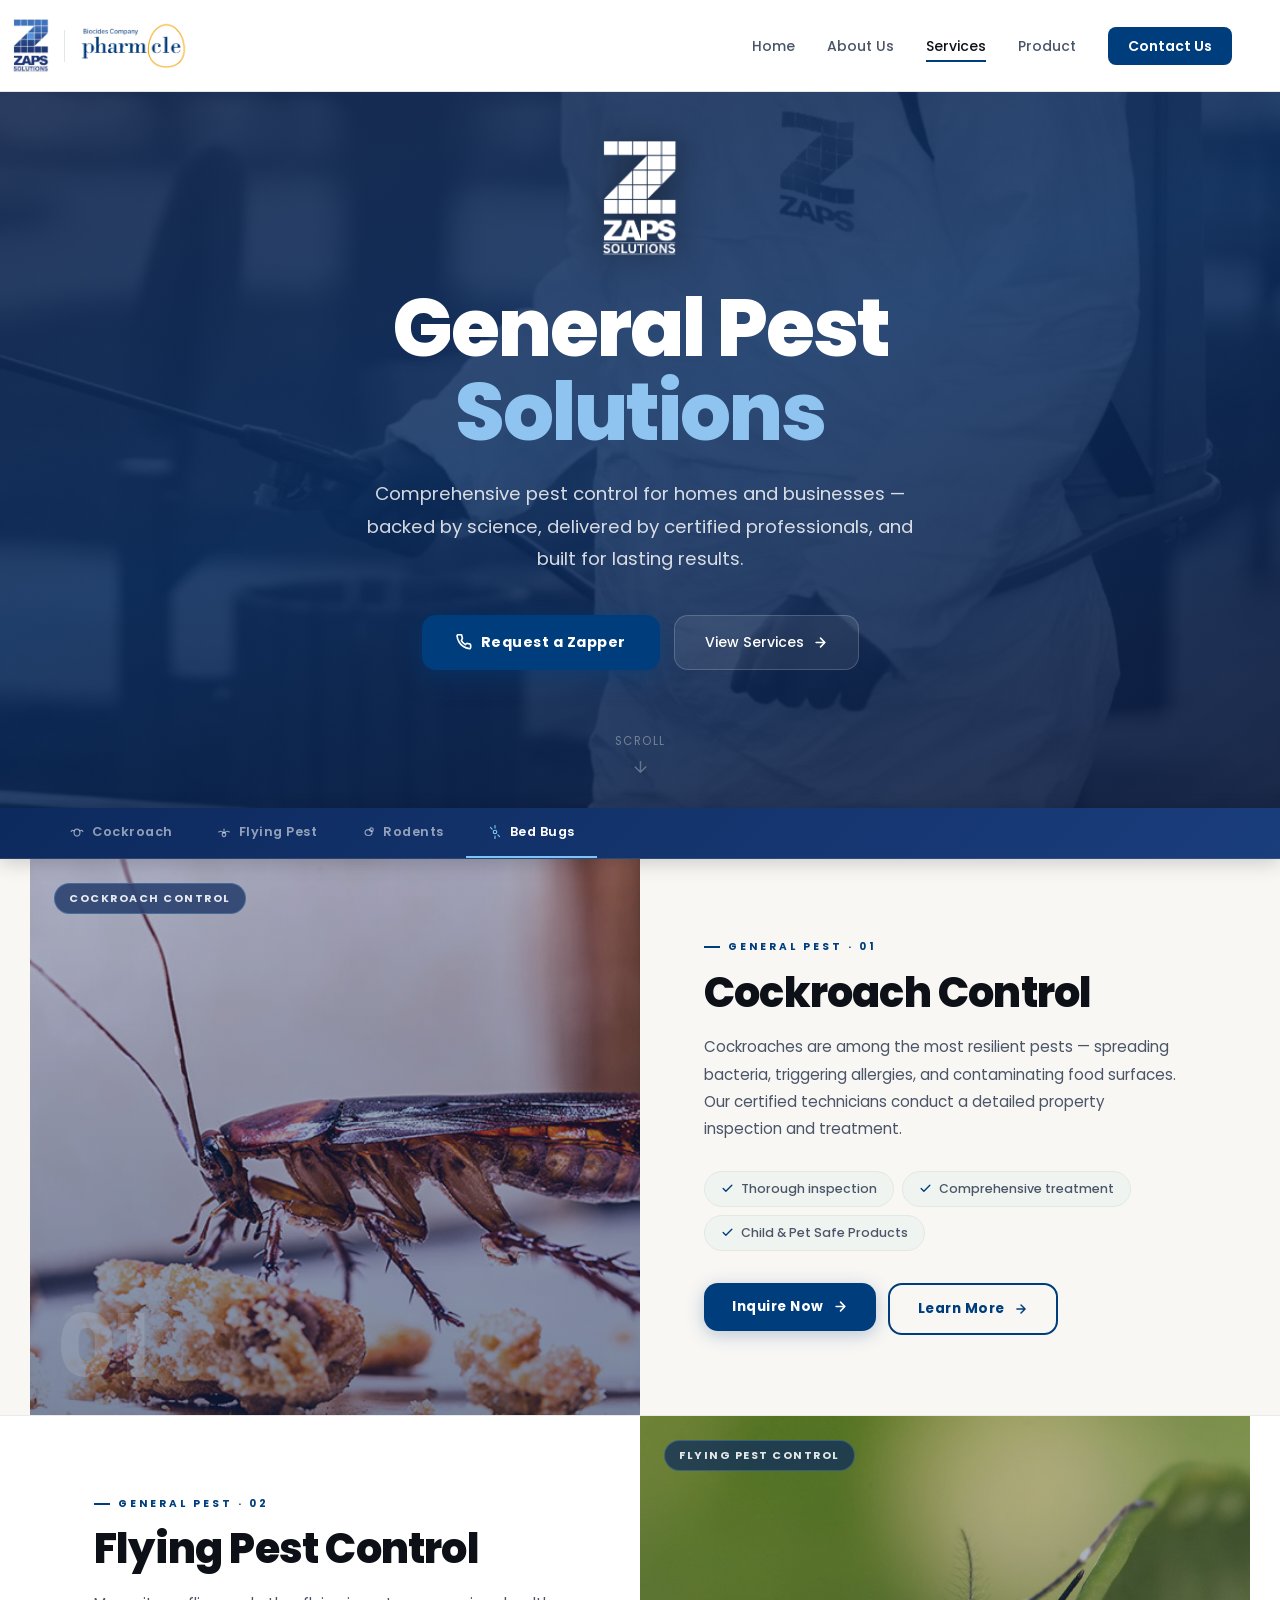
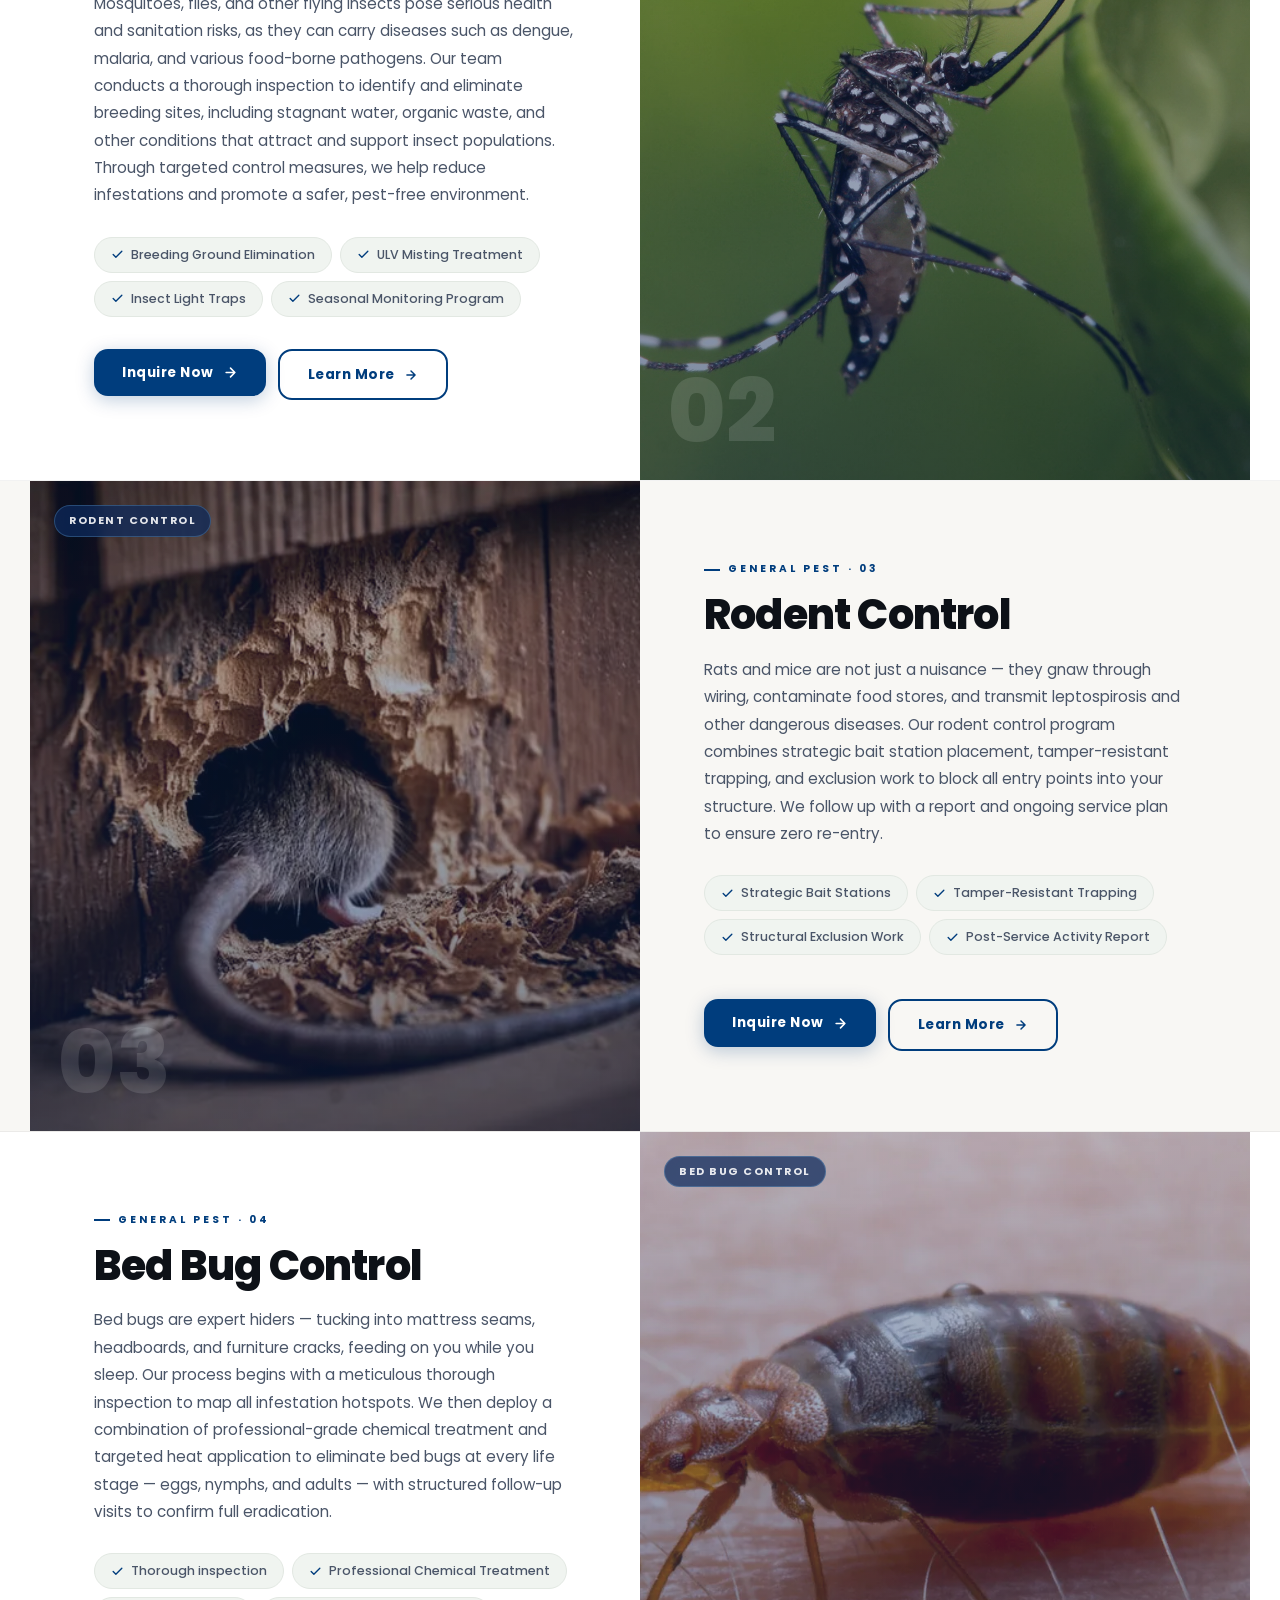
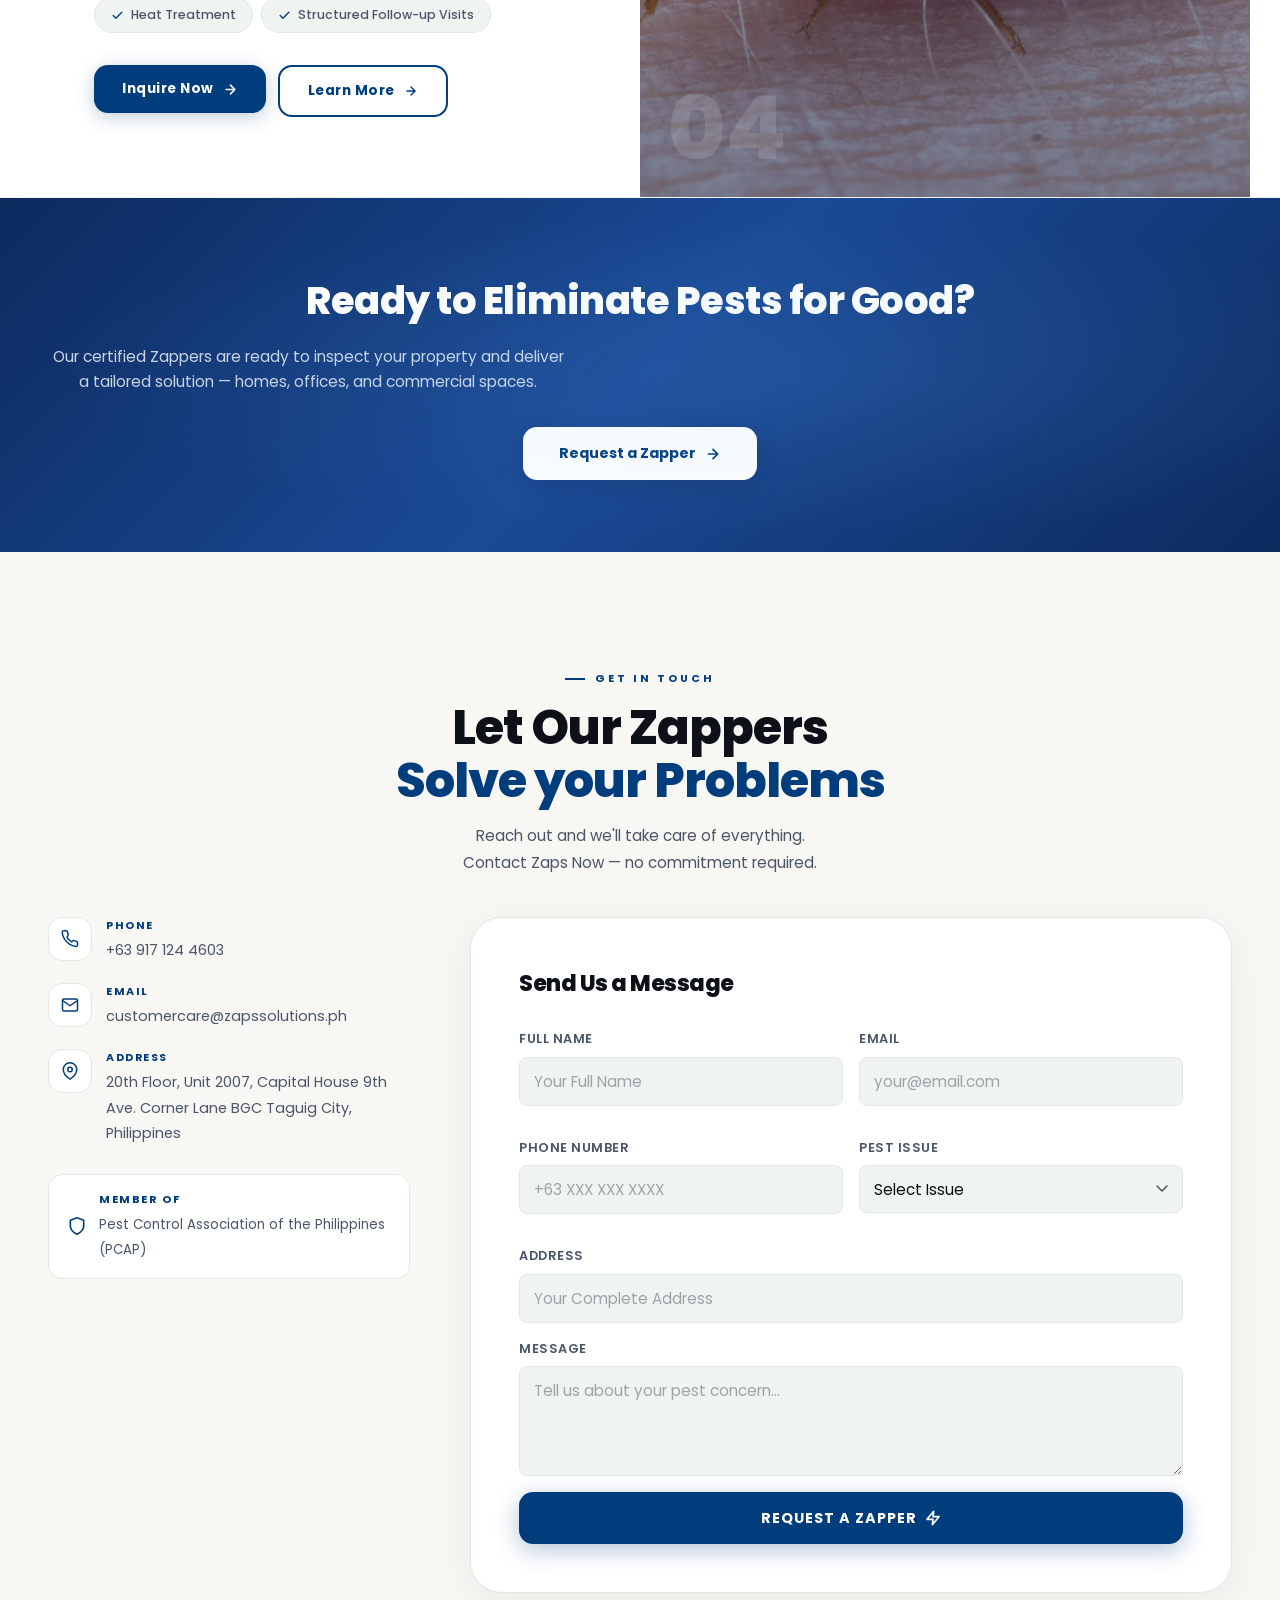
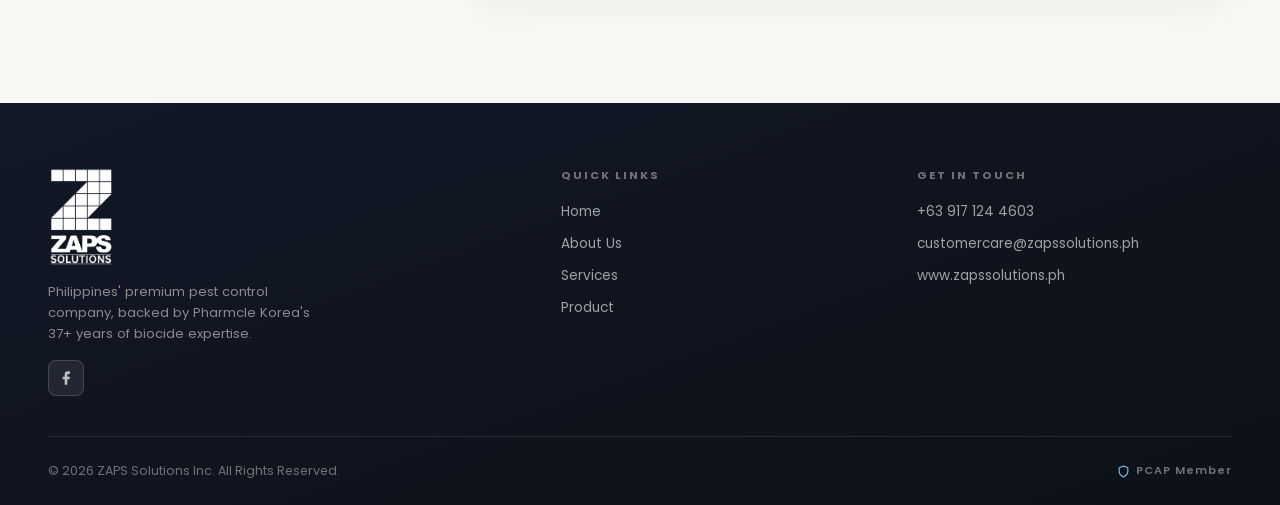
<file: general-pest.html>
<!DOCTYPE html>
<html lang="en">
<head>
<meta charset="UTF-8">
<meta name="viewport" content="width=device-width, initial-scale=1.0">
<meta name="description" content="ZAPS General Pest Solutions — Safe, effective pest control for homes and businesses. Cockroach, Mosquito, Flies, Bed Bugs, and Rodent control.">
<title>General Pest Solutions – ZAPS Solutions Inc.</title>
    <link rel="icon" href="images/zaps_logo.png" type="image/png">
<link rel="preconnect" href="https://fonts.googleapis.com">
<link rel="preconnect" href="https://fonts.gstatic.com" crossorigin>
<link href="https://fonts.googleapis.com/css2?family=Poppins:wght@300;400;500;600;700;800&display=swap" rel="stylesheet">
<link rel="stylesheet" href="css/nav.css">
<style>
/* ─── VARIABLES ─── */
:root {
  --white:      #ffffff;
  --off-white:  #f8f7f4;
  --ink:        #0d1117;
  --ink-2:      #1c2530;
  --ink-muted:  #4a5568;
  --accent:     #003D7D;
  --accent-2:   #002d60;
  --accent-light:#0071BE;
  --blue-deep:  #0f2d52;
  --blue-mid:   #1e4a82;
  --surface:    #f0f4f0;
  --border:     #e2e8e2;
  --nav-h: 92px;
  --r-sm: 8px; --r-md: 14px; --r-lg: 22px; --r-xl: 32px;
  --max-w: 1220px;
  --ease: cubic-bezier(0.16,1,0.3,1);
}
*,*::before,*::after{box-sizing:border-box;margin:0;padding:0}
html{scroll-behavior:smooth;scroll-padding-top:calc(var(--nav-h) + 16px);-webkit-text-size-adjust:100%}
body{font-family:'Poppins',sans-serif;background:var(--off-white);color:var(--ink);overflow-x:hidden;line-height:1.6}
img{display:block;max-width:100%}
a{color:inherit;text-decoration:none}
button{font-family:inherit;cursor:pointer}

/* ─── SCROLL PROGRESS BAR ─── */
#progress-bar{
  position:fixed;top:0;left:0;height:3px;width:0%;
  background:linear-gradient(90deg,var(--accent-light),var(--accent));
  z-index:2000;transition:width 0.1s linear;
}


/* ─── HERO ─── */
.hero{
  position:relative;min-height:calc(100vh - var(--nav-h));
  display:flex;align-items:center;justify-content:center;
  padding:clamp(40px,7vw,80px) clamp(16px,4vw,48px);
  text-align:center;overflow:hidden;
}
.hero-bg{
  position:absolute;inset:0;
  background-image:url('images/services-bg.jpg');
  background-size:cover;background-position:center;
  transform:scale(1.05);transition:transform 12s ease;
}
.hero-bg.loaded{transform:scale(1)}
.hero-overlay{
  position:absolute;inset:0;
  background:linear-gradient(
    160deg,
    rgba(10,28,70,0.72) 0%,
    rgba(0,40,100,0.65) 50%,
    rgba(8,22,60,0.75) 100%
  );
}
.hero-content{position:relative;z-index:2;max-width:760px;margin:0 auto}
.hero-brand{display:flex;flex-direction:column;align-items:center;gap:10px;margin-bottom:28px}
.hero-brand img{height:120px;width:auto;filter:brightness(0) invert(1) drop-shadow(0 4px 18px rgba(0,0,0,0.5))}
.hero-tag{
  display:inline-flex;align-items:center;gap:8px;
  background:rgba(255,255,255,0.08);border:1px solid rgba(255,255,255,0.15);
  border-radius:40px;padding:6px 16px;
  font-size:0.72rem;font-weight:700;letter-spacing:2px;
  text-transform:uppercase;color:rgba(255,255,255,0.75);
}
.hero-tag span{width:6px;height:6px;background:#90c4f0;border-radius:50%;display:inline-block;animation:pulse 2s infinite}
@keyframes pulse{0%,100%{opacity:1;transform:scale(1)}50%{opacity:0.5;transform:scale(0.8)}}
.hero-title{
  font-family:'Poppins',sans-serif;
  font-size:clamp(2.6rem,7vw,5rem);
  font-weight:800;line-height:1.05;letter-spacing:-2px;
  color:var(--white);margin:20px 0 24px;
}
.hero-title em{font-style:normal;color:#90c4f0}
.hero-sub{
  font-size:clamp(1rem,2vw,1.15rem);color:rgba(255,255,255,0.82);
  line-height:1.75;margin-bottom:40px;max-width:580px;margin-left:auto;margin-right:auto;
}
.hero-actions{display:flex;flex-wrap:wrap;gap:14px;justify-content:center}
.btn-primary{
  display:inline-flex;align-items:center;gap:9px;
  background:var(--accent);color:var(--white);
  padding:15px 34px;border-radius:var(--r-md);
  font-family:'Poppins',sans-serif;font-size:0.9rem;font-weight:700;letter-spacing:0.5px;
  transition:background 0.25s,transform 0.2s,box-shadow 0.25s;
  box-shadow:0 6px 28px rgba(0,61,125,0.45);
}
.btn-primary:hover{background:var(--accent-2);transform:translateY(-2px);box-shadow:0 12px 36px rgba(0,61,125,0.55)}
.btn-ghost{
  display:inline-flex;align-items:center;gap:9px;
  background:rgba(255,255,255,0.08);color:var(--white);
  padding:15px 30px;border-radius:var(--r-md);border:1px solid rgba(255,255,255,0.18);
  font-size:0.88rem;font-weight:500;
  transition:background 0.25s,border-color 0.25s;
}
.btn-ghost:hover{background:rgba(255,255,255,0.14);border-color:rgba(255,255,255,0.35)}
.hero-scroll{
  position:absolute;bottom:32px;left:50%;transform:translateX(-50%);
  display:flex;flex-direction:column;align-items:center;gap:8px;
  color:rgba(255,255,255,0.35);font-size:0.72rem;letter-spacing:1.5px;text-transform:uppercase;
  animation:float 2.5s ease-in-out infinite;
}
@keyframes float{0%,100%{transform:translateX(-50%) translateY(0)}50%{transform:translateX(-50%) translateY(6px)}}
.hero-scroll svg{color:rgba(255,255,255,0.3)}

/* ─── PEST STRIP NAV ─── */
.pest-strip{
  position:sticky;top:var(--nav-h);z-index:900;
  background:linear-gradient(135deg,#0d2a5e 0%,#1a3d7c 100%);
  border-bottom:1px solid rgba(255,255,255,0.10);
  box-shadow:0 4px 20px rgba(0,0,0,0.18);
  padding:0 clamp(16px,4vw,48px);
  overflow-x:auto;scrollbar-width:none;
}
.pest-strip::-webkit-scrollbar{display:none}
.pest-strip-inner{
  max-width:var(--max-w);margin:0 auto;
  display:flex;gap:0;
}
.pest-tab{
  display:flex;align-items:center;gap:8px;
  padding:15px 22px;
  font-size:0.8rem;font-weight:600;letter-spacing:0.5px;
  color:rgba(255,255,255,0.55);white-space:nowrap;
  border-bottom:2px solid transparent;
  transition:color 0.2s,border-color 0.2s,background 0.2s;cursor:pointer;
  background:none;border-top:none;border-left:none;border-right:none;
}
.pest-tab svg{flex-shrink:0;transition:color 0.2s}
.pest-tab:hover{color:rgba(255,255,255,0.95);background:rgba(255,255,255,0.06)}
.pest-tab.active{color:var(--white);border-bottom-color:#7dc4f8}
.pest-tab.active svg{color:#7dc4f8}

/* ─── COMMON SECTION ─── */
.section-wrap{padding:clamp(72px,9vw,110px) clamp(16px,4vw,48px)}
.container{max-width:var(--max-w);margin:0 auto}
.eyebrow{
  display:inline-flex;align-items:center;gap:10px;
  font-size:0.68rem;font-weight:700;letter-spacing:3px;text-transform:uppercase;color:var(--accent);
  margin-bottom:14px;
}
.eyebrow::before{content:'';width:20px;height:2px;background:var(--accent)}
.hl{color:var(--accent)}

/* ─── PEST SECTIONS ─── */
.pest-section{
  padding:0;
  border-bottom:1px solid rgba(0,0,0,0.05);
}
.pest-section:nth-child(odd){background:var(--off-white)}
.pest-section:nth-child(even){background:var(--white)}

.pest-inner{
  max-width:var(--max-w);margin:0 auto;
  display:grid;grid-template-columns:1fr;
}
@media(min-width:900px){
  .pest-inner{grid-template-columns:1fr 1fr;min-height:520px}
  .pest-inner.flip{direction:rtl}
  .pest-inner.flip>*{direction:ltr}
}

/* Image half */
.pest-visual{
  position:relative;overflow:hidden;min-height:380px;
}
.pest-visual-img{
  position:absolute;inset:0;
  background:linear-gradient(145deg,#1a4080 0%,#0d2a5e 100%);
}
.pest-visual-img img{
  width:100%;height:100%;object-fit:cover;
  transition:transform 0.6s var(--ease);
  opacity:0.82;
}
.pest-visual-img::after{
  content:'';position:absolute;inset:0;
  background:linear-gradient(180deg,rgba(10,30,70,0.15) 0%,rgba(10,30,70,0.45) 100%);
  pointer-events:none;
}
.pest-section:hover .pest-visual-img img{transform:scale(1.04)}
.pest-visual-icon{
  position:absolute;inset:0;display:flex;align-items:center;justify-content:center;
  color:rgba(255,255,255,0.18);
}
.pest-visual-num{
  position:absolute;bottom:24px;left:28px;
  font-family:'Poppins',sans-serif;font-size:clamp(3rem,8vw,5.5rem);font-weight:800;
  color:rgba(255,255,255,0.12);line-height:1;pointer-events:none;user-select:none;
}
.pest-visual-badge{
  position:absolute;top:24px;left:24px;
  background:rgba(13,42,94,0.72);backdrop-filter:blur(12px);
  border:1px solid rgba(125,196,248,0.25);
  border-radius:40px;padding:6px 14px;
  font-size:0.68rem;font-weight:700;letter-spacing:1.5px;
  text-transform:uppercase;color:rgba(255,255,255,0.88);
}

/* Text half */
.pest-text{
  padding:clamp(48px,7vw,80px) clamp(28px,5vw,64px);
  display:flex;flex-direction:column;justify-content:center;
}
.pest-label{
  font-size:0.65rem;font-weight:700;letter-spacing:3px;
  text-transform:uppercase;color:var(--accent);margin-bottom:14px;
  display:flex;align-items:center;gap:8px;
}
.pest-label::before{content:'';width:16px;height:2px;background:var(--accent)}
.pest-title{
  font-family:'Poppins',sans-serif;
  font-size:clamp(1.8rem,3.5vw,2.6rem);font-weight:800;line-height:1.1;
  letter-spacing:-0.8px;color:var(--ink);margin-bottom:18px;
}
.pest-body{font-size:0.95rem;color:var(--ink-muted);line-height:1.8;margin-bottom:28px}
.pest-features{display:flex;flex-wrap:wrap;gap:8px;margin-bottom:32px}
.pest-feature{
  display:flex;align-items:center;gap:7px;
  background:var(--surface);border:1px solid var(--border);
  border-radius:30px;padding:7px 16px;
  font-size:0.78rem;font-weight:500;color:var(--ink-muted);
  transition:background 0.2s,color 0.2s,border-color 0.2s;
}
.pest-feature:hover{background:rgba(0,61,125,0.06);border-color:var(--accent);color:var(--ink)}
.pest-feature svg{color:var(--accent)}
.pest-cta{
  display:inline-flex;align-items:center;gap:9px;
  background:var(--accent);color:var(--white);
  padding:13px 28px;border-radius:var(--r-md);
  font-family:'Poppins',sans-serif;font-size:0.85rem;font-weight:700;
  letter-spacing:0.5px;align-self:flex-start;
  transition:background 0.25s,transform 0.2s,box-shadow 0.25s;
  box-shadow:0 4px 18px rgba(0,61,125,0.25);
}
.pest-cta:hover{background:var(--accent-2);transform:translateY(-2px);box-shadow:0 8px 28px rgba(0,61,125,0.35)}
.pest-cta svg{transition:transform 0.2s}
.pest-cta:hover svg{transform:translateX(3px)}
.pest-learn-more{
  display:inline-flex;align-items:center;gap:9px;
  background:transparent;color:var(--accent);
  border:2px solid var(--accent);
  padding:13px 28px;border-radius:var(--r-md);
  font-family:'Poppins',sans-serif;font-size:0.85rem;font-weight:700;
  letter-spacing:0.5px;
  transition:background 0.25s,color 0.25s,transform 0.2s,box-shadow 0.25s;
}
.pest-learn-more:hover{
  background:var(--accent);color:var(--white);
  transform:translateY(-2px);box-shadow:0 8px 28px rgba(0,61,125,0.35);
}
.pest-learn-more svg{transition:transform 0.2s}
.pest-learn-more:hover svg{transform:translateX(3px)}

/* ─── CTA BAND ─── */
.cta-band{
  background:linear-gradient(135deg,#0d2a5e 0%,#1a4a96 50%,#0d2a5e 100%);
  padding:clamp(48px,6vw,72px) clamp(16px,4vw,48px);
  text-align:center;
  position:relative;overflow:hidden;
}
.cta-band::before{
  content:'';position:absolute;inset:0;
  background:radial-gradient(ellipse at 60% 50%,rgba(100,180,255,0.12) 0%,transparent 65%);
  pointer-events:none;
}
.cta-band h2{
  font-family:'Poppins',sans-serif;
  font-size:clamp(1.6rem,3.5vw,2.4rem);font-weight:800;
  color:var(--white);letter-spacing:-0.5px;margin-bottom:14px;
}
.cta-band p{font-size:0.97rem;color:rgba(255,255,255,0.78);margin-bottom:32px;max-width:520px;margin-left:0;margin-right:0}
.cta-band .btn-white{
  display:inline-flex;align-items:center;gap:9px;
  background:var(--white);color:var(--accent);
  padding:15px 36px;border-radius:var(--r-md);
  font-family:'Poppins',sans-serif;font-size:0.9rem;font-weight:700;
  transition:transform 0.2s,box-shadow 0.25s;
  box-shadow:0 6px 24px rgba(0,0,0,0.15);
}
.cta-band .btn-white:hover{transform:translateY(-2px);box-shadow:0 12px 32px rgba(0,0,0,0.2)}

/* ─── CONTACT ─── */
#contact{background:var(--off-white)}
.contact-grid{display:grid;grid-template-columns:1fr;gap:clamp(32px,5vw,60px);align-items:start}
@media(min-width:900px){.contact-grid{grid-template-columns:1fr 1.3fr}}
.contact-title{
  font-family:'Poppins',sans-serif;font-size:clamp(28px,5vw,48px);
  font-weight:800;line-height:1.1;letter-spacing:-1px;color:var(--ink);margin-bottom:16px;
}
.contact-title .hl{color:var(--accent)}
.contact-lead{font-size:0.95rem;color:var(--ink-muted);line-height:1.75;margin-bottom:36px;max-width:440px}
.info-item{display:flex;gap:14px;align-items:flex-start;margin-bottom:20px}
.info-icon{
  width:44px;height:44px;flex-shrink:0;
  background:var(--white);border:1px solid var(--border);border-radius:var(--r-md);
  display:flex;align-items:center;justify-content:center;color:var(--accent);
}
.info-text strong{display:block;font-size:0.68rem;letter-spacing:1.5px;text-transform:uppercase;color:var(--accent);margin-bottom:3px;font-weight:700}
.info-text span{font-size:0.9rem;color:var(--ink-muted)}
.pcap-badge{
  display:flex;align-items:center;gap:12px;
  background:var(--white);border:1px solid var(--border);
  border-radius:var(--r-md);padding:16px 18px;margin-top:28px;
}
.pcap-badge svg{color:var(--accent);flex-shrink:0}
.pcap-badge-text strong{display:block;font-size:0.7rem;letter-spacing:1.5px;text-transform:uppercase;color:var(--accent);margin-bottom:2px}
.pcap-badge-text span{font-size:0.83rem;color:var(--ink-muted)}
.contact-form{
  background:var(--white);border:1px solid var(--border);
  border-radius:var(--r-xl);padding:clamp(24px,5vw,48px);
  box-shadow:0 8px 40px rgba(0,0,0,0.06);
}
.form-title{font-family:'Poppins',sans-serif;font-size:1.4rem;font-weight:800;color:var(--ink);margin-bottom:28px;letter-spacing:-0.5px}
.form-row{display:grid;grid-template-columns:1fr;gap:16px;margin-bottom:16px}
@media(min-width:480px){.form-row{grid-template-columns:1fr 1fr}}
.form-group{display:flex;flex-direction:column;gap:7px;margin-bottom:16px}
.form-group label{font-size:0.8rem;font-weight:600;letter-spacing:0.5px;color:var(--ink-muted);text-transform:uppercase}
.form-group input,.form-group textarea,.form-group select{
  background:var(--surface);border:1px solid var(--border);
  border-radius:var(--r-sm);padding:12px 14px;color:var(--ink);
  font-family:'Poppins',sans-serif;font-size:0.95rem;outline:none;
  transition:border-color 0.2s,box-shadow 0.2s;min-height:48px;-webkit-appearance:none;appearance:none;
}
.form-group input:focus,.form-group textarea:focus,.form-group select:focus{
  border-color:var(--accent);box-shadow:0 0 0 3px rgba(0,61,125,0.1);background:var(--white);
}
.form-group textarea{resize:vertical;min-height:110px}
.form-group select{
  background-image:url("data:image/svg+xml,%3Csvg xmlns='http://www.w3.org/2000/svg' width='12' height='8' viewBox='0 0 12 8'%3E%3Cpath d='M1 1l5 5 5-5' stroke='%234a5568' stroke-width='1.5' fill='none' stroke-linecap='round'/%3E%3C/svg%3E");
  background-repeat:no-repeat;background-position:right 14px center;
  padding-right:38px;background-color:var(--surface);cursor:pointer;
}
.form-group select option{background:var(--white);color:var(--ink)}
.form-group input::placeholder,.form-group textarea::placeholder{color:var(--ink-muted);opacity:0.5}
.submit-btn{
  width:100%;background:var(--accent);color:var(--white);border:none;
  padding:15px;border-radius:var(--r-md);font-family:'Poppins',sans-serif;
  font-size:0.9rem;font-weight:700;letter-spacing:1px;text-transform:uppercase;
  transition:background 0.25s,transform 0.2s,box-shadow 0.25s;
  box-shadow:0 6px 24px rgba(0,61,125,0.3);
  display:flex;align-items:center;justify-content:center;gap:8px;min-height:52px;
}
.submit-btn:hover{background:var(--accent-2);transform:translateY(-1px);box-shadow:0 10px 32px rgba(0,61,125,0.38)}

/* ─── REVEAL ─── */
.reveal{opacity:0;transform:translateY(32px);transition:opacity 0.65s var(--ease),transform 0.65s var(--ease)}
.reveal.visible{opacity:1;transform:none}
.reveal-left{opacity:0;transform:translateX(-32px);transition:opacity 0.65s var(--ease),transform 0.65s var(--ease)}
.reveal-left.visible{opacity:1;transform:none}
.reveal-right{opacity:0;transform:translateX(32px);transition:opacity 0.65s var(--ease),transform 0.65s var(--ease)}
.reveal-right.visible{opacity:1;transform:none}
.delay-1{transition-delay:0.12s}
.delay-2{transition-delay:0.22s}
.delay-3{transition-delay:0.32s}
.delay-4{transition-delay:0.42s}
.delay-5{transition-delay:0.52s}

/* ─── FOOTER ─── */
footer{background:linear-gradient(160deg,#111827 0%,#0d1117 100%);padding:clamp(40px,6vw,64px) clamp(16px,4vw,48px) 24px}
.footer-inner{max-width:var(--max-w);margin:0 auto;display:grid;grid-template-columns:1fr;gap:40px;text-align:left}
@media(min-width:640px){.footer-inner{grid-template-columns:1.5fr 1fr 1fr;text-align:left}}
.footer-logo{height:100px;width:auto;filter:brightness(0) invert(1);margin-bottom:14px;display:block;margin-left:0;margin-right:0}
@media(min-width:640px){.footer-logo{margin-left:0;margin-right:0}}
.footer-tagline{font-size:0.82rem;color:rgba(255,255,255,0.5);line-height:1.6;max-width:280px;margin:0}
@media(min-width:640px){.footer-tagline{margin:0}}
.footer-socials{display:flex;gap:8px;margin-top:16px;justify-content:flex-start}
@media(min-width:640px){.footer-socials{justify-content:flex-start}}
.footer-social-btn{display:flex;align-items:center;justify-content:center;width:36px;height:36px;border-radius:8px;background:rgba(255,255,255,0.08);border:1px solid rgba(255,255,255,0.15);color:rgba(255,255,255,0.7);transition:background 0.2s,color 0.2s}
.footer-social-btn:hover{background:rgba(255,255,255,0.16);color:#fff}
.footer-col-title{font-size:0.7rem;font-weight:700;letter-spacing:2px;text-transform:uppercase;color:rgba(255,255,255,0.4);margin-bottom:16px}
.footer-links{display:flex;flex-direction:column;gap:10px;align-items:center}
@media(min-width:640px){.footer-links{align-items:flex-start}}
.footer-links a{font-size:0.85rem;color:rgba(255,255,255,0.6);transition:color 0.2s}
.footer-links a:hover{color:#fff}
.footer-bottom{max-width:var(--max-w);margin:40px auto 0;padding-top:24px;border-top:1px solid rgba(255,255,255,0.10);display:flex;flex-wrap:wrap;gap:12px;align-items:center;justify-content:space-between}
.footer-copy{font-size:0.78rem;color:rgba(255,255,255,0.4)}
.footer-pcap{display:flex;align-items:center;gap:6px;font-size:0.7rem;color:rgba(255,255,255,0.4);font-weight:600;letter-spacing:1px}
.footer-pcap svg{color:#7dc4f8}
</style>
</head>
<body>

<!-- PROGRESS BAR -->
<div id="progress-bar"></div>

<!-- NAV -->
<div id="nav-placeholder"></div>


<!-- ═══ HERO ═══ -->
<section id="hero" class="hero" aria-label="General Pest Solutions">
  <div class="hero-bg" id="hero-bg" aria-hidden="true"></div>
  <div class="hero-overlay" aria-hidden="true"></div>
  <div class="hero-content">
    <div class="hero-brand">
      <img src="images/zaps_logo.png" alt="ZAPS Solutions Inc." width="120" loading="eager">
    </div>
    <h1 class="hero-title">General Pest <em>Solutions</em></h1>
    <p class="hero-sub">Comprehensive pest control for homes and businesses — backed by science, delivered by certified professionals, and built for lasting results.</p>
    <div class="hero-actions">
      <a href="#contact" class="btn-primary">
        <svg width="16" height="16" viewBox="0 0 24 24" fill="none" stroke="currentColor" stroke-width="2.5" stroke-linecap="round" stroke-linejoin="round" aria-hidden="true"><path d="M22 16.92v3a2 2 0 0 1-2.18 2 19.79 19.79 0 0 1-8.63-3.07A19.5 19.5 0 0 1 4.69 12a19.79 19.79 0 0 1-3.07-8.67A2 2 0 0 1 3.77 1h3a2 2 0 0 1 2 1.72 12.84 12.84 0 0 0 .7 2.81 2 2 0 0 1-.45 2.11L8.09 9.91a16 16 0 0 0 6 6l1.27-1.27a2 2 0 0 1 2.11-.45 12.84 12.84 0 0 0 2.81.7A2 2 0 0 1 22 16.92z"/></svg>
        Request a Zapper
      </a>
      <a href="#cockroach" class="btn-ghost">
        View Services
        <svg width="15" height="15" viewBox="0 0 24 24" fill="none" stroke="currentColor" stroke-width="2.5" stroke-linecap="round" stroke-linejoin="round" aria-hidden="true"><path d="M5 12h14M12 5l7 7-7 7"/></svg>
      </a>
    </div>
  </div>
  <div class="hero-scroll" aria-hidden="true">
    <span>Scroll</span>
    <svg width="18" height="18" viewBox="0 0 24 24" fill="none" stroke="currentColor" stroke-width="2" stroke-linecap="round" stroke-linejoin="round"><path d="M12 5v14M5 12l7 7 7-7"/></svg>
  </div>
</section>

<!-- ═══ STICKY PEST NAV ═══ -->
<div class="pest-strip" id="pest-strip" aria-label="Pest categories">
  <div class="pest-strip-inner">
    <button class="pest-tab active" data-target="cockroach">
      <svg width="14" height="14" viewBox="0 0 24 24" fill="none" stroke="currentColor" stroke-width="2" stroke-linecap="round" stroke-linejoin="round"><ellipse cx="12" cy="13" rx="5" ry="6"/><path d="M7 10c-2-1-4-1-5 1"/><path d="M17 10c2-1 4-1 5 1"/></svg>
      Cockroach
    </button>
    <button class="pest-tab" data-target="flyingpest">
      <svg width="14" height="14" viewBox="0 0 24 24" fill="none" stroke="currentColor" stroke-width="2" stroke-linecap="round" stroke-linejoin="round"><path d="M12 14c-2-3-6-4-9-2"/><path d="M12 14c2-3 6-4 9-2"/><ellipse cx="12" cy="16" rx="3" ry="4"/><path d="M12 10V7"/></svg>
      Flying Pest
    </button>
    <button class="pest-tab" data-target="rodents">
      <svg width="14" height="14" viewBox="0 0 24 24" fill="none" stroke="currentColor" stroke-width="2" stroke-linecap="round" stroke-linejoin="round"><ellipse cx="13" cy="13" rx="6" ry="5"/><circle cx="18" cy="8" r="3"/></svg>
      Rodents
    </button>
    <button class="pest-tab" data-target="bedbugs">
      <svg width="14" height="14" viewBox="0 0 24 24" fill="none" stroke="currentColor" stroke-width="2" stroke-linecap="round" stroke-linejoin="round"><circle cx="12" cy="12" r="3"/><path d="M12 1v4M12 19v4M4.22 4.22l2.83 2.83M16.95 16.95l2.83 2.83"/></svg>
      Bed Bugs
    </button>
  </div>
</div>

<!-- ═══ COCKROACH ═══ -->
<section id="cockroach" class="pest-section" aria-label="Cockroach Control">
  <div class="pest-inner">
    <div class="pest-visual reveal-left">
      <div class="pest-visual-img">
        <img src="images/cockroach.jpg" alt="Cockroach Control" loading="lazy">
      </div>
      <div class="pest-visual-badge">Cockroach Control</div>
      <div class="pest-visual-num">01</div>
    </div>
    <div class="pest-text reveal-right">
      <div class="pest-label">General Pest · 01</div>
      <h2 class="pest-title">Cockroach Control</h2>
      <p class="pest-body">Cockroaches are among the most resilient pests — spreading bacteria, triggering allergies, and contaminating food surfaces. Our certified technicians conduct a detailed property inspection and treatment.</p>
      <div class="pest-features">
        <span class="pest-feature"><svg width="13" height="13" viewBox="0 0 24 24" fill="none" stroke="currentColor" stroke-width="2.5" stroke-linecap="round" stroke-linejoin="round"><polyline points="20 6 9 17 4 12"/></svg>Thorough inspection</span>
        <span class="pest-feature"><svg width="13" height="13" viewBox="0 0 24 24" fill="none" stroke="currentColor" stroke-width="2.5" stroke-linecap="round" stroke-linejoin="round"><polyline points="20 6 9 17 4 12"/></svg>Comprehensive treatment </span>
        <!-- <span class="pest-feature"><svg width="13" height="13" viewBox="0 0 24 24" fill="none" stroke="currentColor" stroke-width="2.5" stroke-linecap="round" stroke-linejoin="round"><polyline points="20 6 9 17 4 12"/></svg>Crack & Crevice Treatment</span> -->
        <span class="pest-feature"><svg width="13" height="13" viewBox="0 0 24 24" fill="none" stroke="currentColor" stroke-width="2.5" stroke-linecap="round" stroke-linejoin="round"><polyline points="20 6 9 17 4 12"/></svg>Child & Pet Safe Products</span>
      </div>
      <div style="display:flex;flex-wrap:wrap;gap:12px;align-items:center">
        <a href="#contact" class="pest-cta">
          Inquire Now
          <svg width="15" height="15" viewBox="0 0 24 24" fill="none" stroke="currentColor" stroke-width="2.5" stroke-linecap="round" stroke-linejoin="round"><path d="M5 12h14M12 5l7 7-7 7"/></svg>
        </a>
        <a href="cockroach.html" class="pest-learn-more">
          Learn More
          <svg width="14" height="14" viewBox="0 0 24 24" fill="none" stroke="currentColor" stroke-width="2.5" stroke-linecap="round" stroke-linejoin="round"><path d="M5 12h14M12 5l7 7-7 7"/></svg>
        </a>
      </div>
    </div>
  </div>
</section>


<!-- ═══ FLYING PEST ═══ -->
<section id="flyingpest" class="pest-section" aria-label="Flying Pest Control">
  <div class="pest-inner flip">
    <div class="pest-visual reveal-right">
      <div class="pest-visual-img">
        <img src="images/mosquito.jpg" alt="Flying Pest Control" loading="lazy">
      </div>
      <div class="pest-visual-badge">Flying Pest Control</div>
      <div class="pest-visual-num">02</div>
    </div>
    <div class="pest-text reveal-left">
      <div class="pest-label">General Pest · 02</div>
      <h2 class="pest-title">Flying Pest Control</h2>
      <p class="pest-body">Mosquitoes, flies, and other flying insects pose serious health and sanitation risks, as they can carry diseases such as dengue, malaria, and various food-borne pathogens. Our team conducts a thorough inspection to identify and eliminate breeding sites, including stagnant water, organic waste, and other conditions that attract and support insect populations. Through targeted control measures, we help reduce infestations and promote a safer, pest-free environment.</p>
      <div class="pest-features">
        <span class="pest-feature"><svg width="13" height="13" viewBox="0 0 24 24" fill="none" stroke="currentColor" stroke-width="2.5" stroke-linecap="round" stroke-linejoin="round"><polyline points="20 6 9 17 4 12"/></svg>Breeding Ground Elimination</span>
        <span class="pest-feature"><svg width="13" height="13" viewBox="0 0 24 24" fill="none" stroke="currentColor" stroke-width="2.5" stroke-linecap="round" stroke-linejoin="round"><polyline points="20 6 9 17 4 12"/></svg>ULV Misting Treatment</span>
        <span class="pest-feature"><svg width="13" height="13" viewBox="0 0 24 24" fill="none" stroke="currentColor" stroke-width="2.5" stroke-linecap="round" stroke-linejoin="round"><polyline points="20 6 9 17 4 12"/></svg>Insect Light Traps</span>
        <span class="pest-feature"><svg width="13" height="13" viewBox="0 0 24 24" fill="none" stroke="currentColor" stroke-width="2.5" stroke-linecap="round" stroke-linejoin="round"><polyline points="20 6 9 17 4 12"/></svg>Seasonal Monitoring Program</span>
      </div>
      <div style="display:flex;flex-wrap:wrap;gap:12px;align-items:center">
        <a href="#contact" class="pest-cta">
          Inquire Now
          <svg width="15" height="15" viewBox="0 0 24 24" fill="none" stroke="currentColor" stroke-width="2.5" stroke-linecap="round" stroke-linejoin="round"><path d="M5 12h14M12 5l7 7-7 7"/></svg>
        </a>
        <a href="flying-pest.html" class="pest-learn-more">
          Learn More
          <svg width="14" height="14" viewBox="0 0 24 24" fill="none" stroke="currentColor" stroke-width="2.5" stroke-linecap="round" stroke-linejoin="round"><path d="M5 12h14M12 5l7 7-7 7"/></svg>
        </a>
      </div>
    </div>
  </div>
</section>

<!-- ═══ RODENTS ═══ -->
<section id="rodents" class="pest-section" aria-label="Rodent Control">
  <div class="pest-inner">
    <div class="pest-visual reveal-left">
      <div class="pest-visual-img">
        <img src="images/rodent.jpg" alt="Rodent Control" loading="lazy">
      </div>
      <div class="pest-visual-badge">Rodent Control</div>
      <div class="pest-visual-num">03</div>
    </div>
    <div class="pest-text reveal-right">
      <div class="pest-label">General Pest · 03</div>
      <h2 class="pest-title">Rodent Control</h2>
      <p class="pest-body">Rats and mice are not just a nuisance — they gnaw through wiring, contaminate food stores, and transmit leptospirosis and other dangerous diseases. Our rodent control program combines strategic bait station placement, tamper-resistant trapping, and exclusion work to block all entry points into your structure. We follow up with a report and ongoing service plan to ensure zero re-entry.</p>
      <div class="pest-features">
        <span class="pest-feature"><svg width="13" height="13" viewBox="0 0 24 24" fill="none" stroke="currentColor" stroke-width="2.5" stroke-linecap="round" stroke-linejoin="round"><polyline points="20 6 9 17 4 12"/></svg>Strategic Bait Stations</span>
        <span class="pest-feature"><svg width="13" height="13" viewBox="0 0 24 24" fill="none" stroke="currentColor" stroke-width="2.5" stroke-linecap="round" stroke-linejoin="round"><polyline points="20 6 9 17 4 12"/></svg>Tamper-Resistant Trapping</span>
        <span class="pest-feature"><svg width="13" height="13" viewBox="0 0 24 24" fill="none" stroke="currentColor" stroke-width="2.5" stroke-linecap="round" stroke-linejoin="round"><polyline points="20 6 9 17 4 12"/></svg>Structural Exclusion Work</span>
        <span class="pest-feature"><svg width="13" height="13" viewBox="0 0 24 24" fill="none" stroke="currentColor" stroke-width="2.5" stroke-linecap="round" stroke-linejoin="round"><polyline points="20 6 9 17 4 12"/></svg>Post-Service Activity Report</span>
      </div>
      <div style="display:flex;flex-wrap:wrap;gap:12px;align-items:center;margin-top:12px">
        <a href="#contact" class="pest-cta">
          Inquire Now
          <svg width="15" height="15" viewBox="0 0 24 24" fill="none" stroke="currentColor" stroke-width="2.5" stroke-linecap="round" stroke-linejoin="round"><path d="M5 12h14M12 5l7 7-7 7"/></svg>
        </a>
        <a href="rodent.html" class="pest-learn-more">
          Learn More
          <svg width="14" height="14" viewBox="0 0 24 24" fill="none" stroke="currentColor" stroke-width="2.5" stroke-linecap="round" stroke-linejoin="round"><path d="M5 12h14M12 5l7 7-7 7"/></svg>
        </a>
      </div>
    </div>
  </div>
</section>

<!-- ═══ BED BUGS ═══ -->
<section id="bedbugs" class="pest-section" aria-label="Bed Bug Control">
  <div class="pest-inner flip">
    <div class="pest-visual reveal-right">
      <div class="pest-visual-img">
        <img src="images/bedbugs.jpg" alt="Bed Bug Control" loading="lazy">
      </div>
      <div class="pest-visual-badge">Bed Bug Control</div>
      <div class="pest-visual-num">04</div>
    </div>
    <div class="pest-text reveal-left">
      <div class="pest-label">General Pest · 04</div>
      <h2 class="pest-title">Bed Bug Control</h2>
      <p class="pest-body">Bed bugs are expert hiders — tucking into mattress seams, headboards, and furniture cracks, feeding on you while you sleep. Our process begins with a meticulous thorough inspection to map all infestation hotspots. We then deploy a combination of professional-grade chemical treatment and targeted heat application to eliminate bed bugs at every life stage — eggs, nymphs, and adults — with structured follow-up visits to confirm full eradication.</p>
      <div class="pest-features">
        <span class="pest-feature"><svg width="13" height="13" viewBox="0 0 24 24" fill="none" stroke="currentColor" stroke-width="2.5" stroke-linecap="round" stroke-linejoin="round"><polyline points="20 6 9 17 4 12"/></svg>Thorough inspection</span>
        <span class="pest-feature"><svg width="13" height="13" viewBox="0 0 24 24" fill="none" stroke="currentColor" stroke-width="2.5" stroke-linecap="round" stroke-linejoin="round"><polyline points="20 6 9 17 4 12"/></svg>Professional Chemical Treatment</span>
        <span class="pest-feature"><svg width="13" height="13" viewBox="0 0 24 24" fill="none" stroke="currentColor" stroke-width="2.5" stroke-linecap="round" stroke-linejoin="round"><polyline points="20 6 9 17 4 12"/></svg>Heat Treatment</span>
        <span class="pest-feature"><svg width="13" height="13" viewBox="0 0 24 24" fill="none" stroke="currentColor" stroke-width="2.5" stroke-linecap="round" stroke-linejoin="round"><polyline points="20 6 9 17 4 12"/></svg>Structured Follow-up Visits</span>
      </div>
      <div style="display:flex;flex-wrap:wrap;gap:12px;align-items:center">
        <a href="#contact" class="pest-cta">
          Inquire Now
          <svg width="15" height="15" viewBox="0 0 24 24" fill="none" stroke="currentColor" stroke-width="2.5" stroke-linecap="round" stroke-linejoin="round"><path d="M5 12h14M12 5l7 7-7 7"/></svg>
        </a>
        <a href="bedbugs.html" class="pest-learn-more">
          Learn More
          <svg width="14" height="14" viewBox="0 0 24 24" fill="none" stroke="currentColor" stroke-width="2.5" stroke-linecap="round" stroke-linejoin="round"><path d="M5 12h14M12 5l7 7-7 7"/></svg>
        </a>
      </div>
    </div>
  </div>
</section>

<!-- ═══ CTA BAND ═══ -->
<div class="cta-band reveal" aria-label="Call to action">
  <h2>Ready to Eliminate Pests for Good?</h2>
  <p>Our certified Zappers are ready to inspect your property and deliver a tailored solution — homes, offices, and commercial spaces.</p>
  <a href="#contact" class="btn-white">
    Request a Zapper
    <svg width="16" height="16" viewBox="0 0 24 24" fill="none" stroke="currentColor" stroke-width="2.5" stroke-linecap="round" stroke-linejoin="round" aria-hidden="true"><path d="M5 12h14M12 5l7 7-7 7"/></svg>
  </a>
</div>

<!-- ═══ CONTACT ═══ -->
<section id="contact" class="section-wrap" aria-label="Contact Us">
  <div class="container">
    <div class="contact-header reveal" style="text-align:center;margin-bottom:40px;">
      <div class="eyebrow" style="justify-content:center;">Get In Touch</div>
      <h2 class="contact-title">Let Our Zappers<br><span class="hl">Solve your Problems</span></h2>
      <p class="contact-lead" style="max-width:none;margin:0 auto 0;">Reach out and we'll take care of everything.<br>Contact Zaps Now — no commitment required.</p>
    </div>
    <div class="contact-grid">
      <div class="reveal">
        <div class="info-item">
          <div class="info-icon">
            <svg width="18" height="18" viewBox="0 0 24 24" fill="none" stroke="currentColor" stroke-width="2" stroke-linecap="round" stroke-linejoin="round" aria-hidden="true"><path d="M22 16.92v3a2 2 0 0 1-2.18 2 19.79 19.79 0 0 1-8.63-3.07A19.5 19.5 0 0 1 4.69 12a19.79 19.79 0 0 1-3.07-8.67A2 2 0 0 1 3.77 1h3a2 2 0 0 1 2 1.72 12.84 12.84 0 0 0 .7 2.81 2 2 0 0 1-.45 2.11L8.09 9.91a16 16 0 0 0 6 6l1.27-1.27a2 2 0 0 1 2.11-.45 12.84 12.84 0 0 0 2.81.7A2 2 0 0 1 22 16.92z"/></svg>
          </div>
          <div class="info-text"><strong>Phone</strong><span>+63 917 124 4603</span></div>
        </div>
        <div class="info-item">
          <div class="info-icon">
            <svg width="18" height="18" viewBox="0 0 24 24" fill="none" stroke="currentColor" stroke-width="2" stroke-linecap="round" stroke-linejoin="round" aria-hidden="true"><path d="M4 4h16c1.1 0 2 .9 2 2v12c0 1.1-.9 2-2 2H4c-1.1 0-2-.9-2-2V6c0-1.1.9-2 2-2z"/><polyline points="22,6 12,13 2,6"/></svg>
          </div>
          <div class="info-text"><strong>Email</strong><span>customercare@zapssolutions.ph</span></div>
        </div>
        <div class="info-item">
          <div class="info-icon">
            <svg width="18" height="18" viewBox="0 0 24 24" fill="none" stroke="currentColor" stroke-width="2" stroke-linecap="round" stroke-linejoin="round" aria-hidden="true"><path d="M21 10c0 7-9 13-9 13s-9-6-9-13a9 9 0 0 1 18 0z"/><circle cx="12" cy="10" r="3"/></svg>
          </div>
          <div class="info-text"><strong>Address</strong><span>20th Floor, Unit 2007, Capital House 9th Ave. Corner Lane BGC Taguig City, Philippines</span></div>
        </div>
        <div class="pcap-badge">
          <svg width="20" height="20" viewBox="0 0 24 24" fill="none" stroke="currentColor" stroke-width="2" stroke-linecap="round" stroke-linejoin="round" aria-hidden="true"><path d="M12 22s8-4 8-10V5l-8-3-8 3v7c0 6 8 10 8 10z"/></svg>
          <div class="pcap-badge-text">
            <strong>Member Of</strong>
            <span>Pest Control Association of the Philippines (PCAP)</span>
          </div>
        </div>
      </div>
      <div class="contact-form reveal delay-1">
        <h3 class="form-title">Send Us a Message</h3>
        <form action="https://formsubmit.co/customercare@zapssolutions.ph" method="POST" novalidate>
          <input type="hidden" name="_captcha" value="false">
          <input type="hidden" name="_subject" value="General Pest Solutions Inquiry — ZAPS Solutions">
          <input type="hidden" name="_template" value="table">
          <input type="hidden" name="_next" value="https://shinano21.github.io/Web_Zaps/thankyou.html">
          <input type="text" name="_honey" style="display:none" tabindex="-1" autocomplete="off">
          <div class="form-row">
            <div class="form-group">
              <label for="f-name">Full Name</label>
              <input id="f-name" name="Full Name" type="text" placeholder="Your Full Name" autocomplete="name" required>
            </div>
            <div class="form-group">
              <label for="f-email">Email</label>
              <input id="f-email" name="Email" type="email" placeholder="your@email.com" autocomplete="email" required>
            </div>
          </div>
          <div class="form-row">
            <div class="form-group">
              <label for="f-phone">Phone Number</label>
              <input id="f-phone" name="Phone Number" type="tel" placeholder="+63 XXX XXX XXXX" autocomplete="tel" required>
            </div>
            <div class="form-group">
              <label for="f-pest">Pest Issue</label>
              <select id="f-pest" name="Pest Issue" required>
                <option value="">Select Issue</option>
                <option>Cockroach</option>
                <option>Termites</option>
                <option>Flying Pest</option>
                <option>Rodents</option>
                <option>Other Pests</option>
              </select>
            </div>
          </div>
          <div class="form-group">
            <label for="f-address">Address</label>
            <input id="f-address" name="Address" type="text" placeholder="Your Complete Address" autocomplete="street-address" required>
          </div>
          <div class="form-group">
            <label for="f-message">Message</label>
            <textarea id="f-message" name="Message" placeholder="Tell us about your pest concern..."></textarea>
          </div>
          <button class="submit-btn" type="submit">
            Request a Zapper
            <svg width="16" height="16" viewBox="0 0 24 24" fill="none" stroke="currentColor" stroke-width="2.5" stroke-linecap="round" stroke-linejoin="round" aria-hidden="true"><polygon points="13 2 3 14 12 14 11 22 21 10 12 10 13 2"/></svg>
          </button>
        </form>
      </div>
    </div>
  </div>
</section>

<!-- ═══ FOOTER ═══ -->
<div id="site-footer"></div>

<script>
(function(){
'use strict';

/* ── Footer loader ── */
document.addEventListener('DOMContentLoaded', function(){
  fetch('footer.html')
    .then(function(r){ return r.text(); })
    .then(function(html){
      var el = document.getElementById('site-footer');
      if(el) el.innerHTML = html;
    })
    .catch(function(){});
});

/* ── Progress bar ── */
const bar = document.getElementById('progress-bar');
function updateProgress(){
  const scrollTop = window.scrollY;
  const docH = document.documentElement.scrollHeight - window.innerHeight;
  bar.style.width = (docH > 0 ? (scrollTop/docH)*100 : 0)+'%';
}
window.addEventListener('scroll', updateProgress, {passive:true});

/* ── Nav ── */
function setupNav() {
  const nav      = document.getElementById('main-nav');
  const menuBtn  = document.getElementById('menu-btn');
  const sidebar  = document.getElementById('nav-sidebar');
  const overlay  = document.getElementById('nav-overlay');
  const closeBtn = document.getElementById('sidebar-close');
  window.addEventListener('scroll',()=>nav.classList.toggle('scrolled',window.scrollY>40),{passive:true});
  if(menuBtn && sidebar && overlay){
    function openSidebar(){sidebar.classList.add('open');overlay.classList.add('open');menuBtn.setAttribute('aria-expanded','true');document.body.style.overflow='hidden';if(closeBtn)closeBtn.focus()}
    function closeSidebar(){sidebar.classList.remove('open');overlay.classList.remove('open');menuBtn.setAttribute('aria-expanded','false');document.body.style.overflow='';menuBtn.focus()}
    menuBtn.addEventListener('click',openSidebar);
    overlay.addEventListener('click',closeSidebar);
    if(closeBtn)closeBtn.addEventListener('click',closeSidebar);
    sidebar.querySelectorAll('a').forEach(a=>a.addEventListener('click',closeSidebar));
    document.addEventListener('keydown',e=>{if(e.key==='Escape'&&sidebar.classList.contains('open'))closeSidebar()});
  }
}

function loadNav() {
  fetch('nav.html')
    .then(function(r) { return r.text(); })
    .then(function(html) {
      var el = document.getElementById('nav-placeholder');
      if (el) {
        el.insertAdjacentHTML('beforebegin',html);el.remove();
        setupNav();
        document.querySelectorAll('[data-nav="services"]').forEach(function(a) { a.classList.add('active'); });
      }
    })
    .catch(function() {});
}

loadNav();


/* ── Hero bg loaded ── */
const heroBg = document.getElementById('hero-bg');
if(heroBg){
  const img = new Image();
  img.src = 'images/services-bg.jpg';
  img.onload = ()=>heroBg.classList.add('loaded');
}

/* ── Scroll reveal ── */
const allReveal = document.querySelectorAll('.reveal,.reveal-left,.reveal-right');
if('IntersectionObserver' in window){
  const obs = new IntersectionObserver(entries=>{
    entries.forEach(e=>{
      if(e.isIntersecting){e.target.classList.add('visible');obs.unobserve(e.target)}
    });
  },{threshold:0.1,rootMargin:'0px 0px -50px 0px'});
  allReveal.forEach(el=>obs.observe(el));
}else{
  allReveal.forEach(el=>el.classList.add('visible'));
}

/* ── Sticky pest nav: highlight active section ── */
const pestSections = ['cockroach','flyingpest','rodents','bedbugs'].map(id=>document.getElementById(id));
const pestTabs = document.querySelectorAll('.pest-tab');

pestTabs.forEach(tab=>{
  tab.addEventListener('click',()=>{
    const target = document.getElementById(tab.dataset.target);
    if(target) target.scrollIntoView({behavior:'smooth'});
  });
});

const stripObs = new IntersectionObserver(entries=>{
  entries.forEach(entry=>{
    if(entry.isIntersecting){
      const id = entry.target.id;
      pestTabs.forEach(t=>{
        t.classList.toggle('active', t.dataset.target===id);
      });
    }
  });
},{threshold:0.4});
pestSections.forEach(s=>{ if(s) stripObs.observe(s); });

})();
</script>
<script>
if ("serviceWorker" in navigator) {
  navigator.serviceWorker.register("./sw.js").then(function(reg) {
    if (!sessionStorage.getItem("sw-session")) {
      sessionStorage.setItem("sw-session", "1");
      var ctrl = navigator.serviceWorker.controller;
      if (ctrl) ctrl.postMessage("clear");
    }
  });
}
</script>
</body>
</html>
</file>
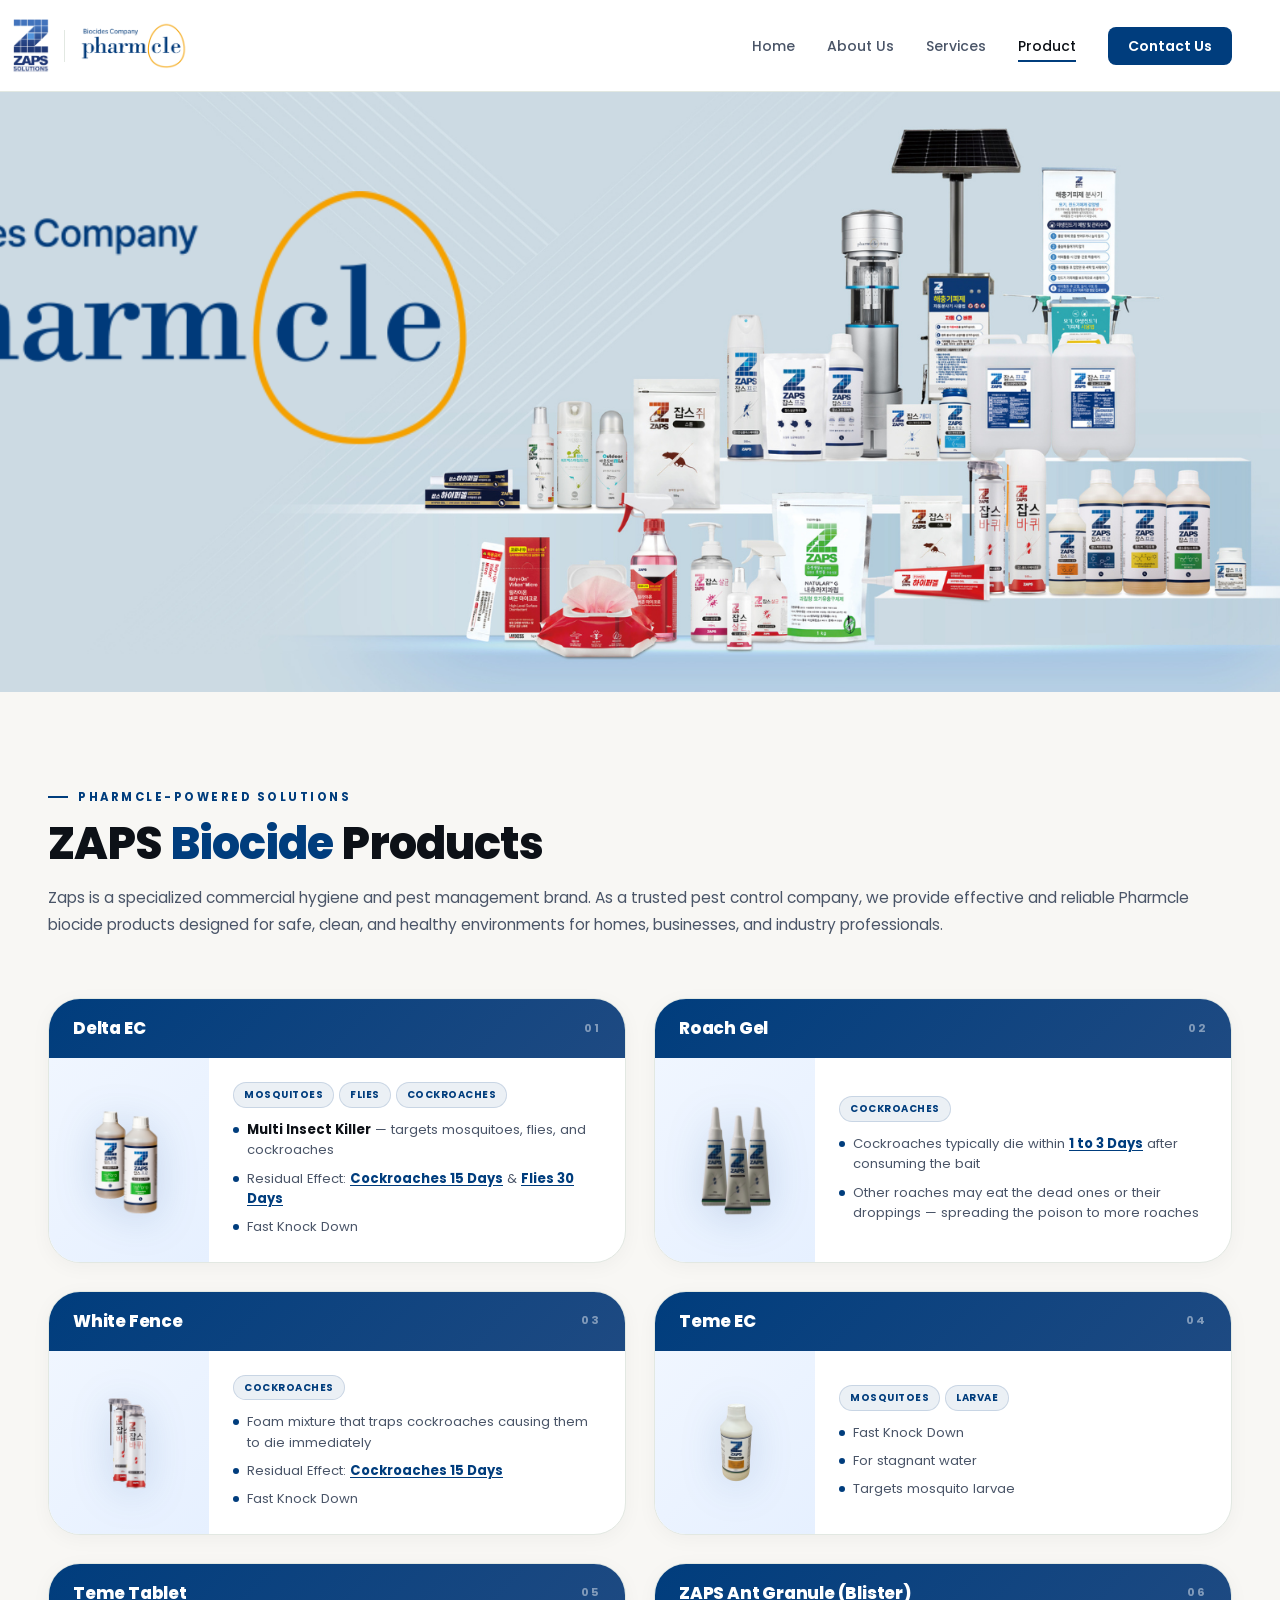
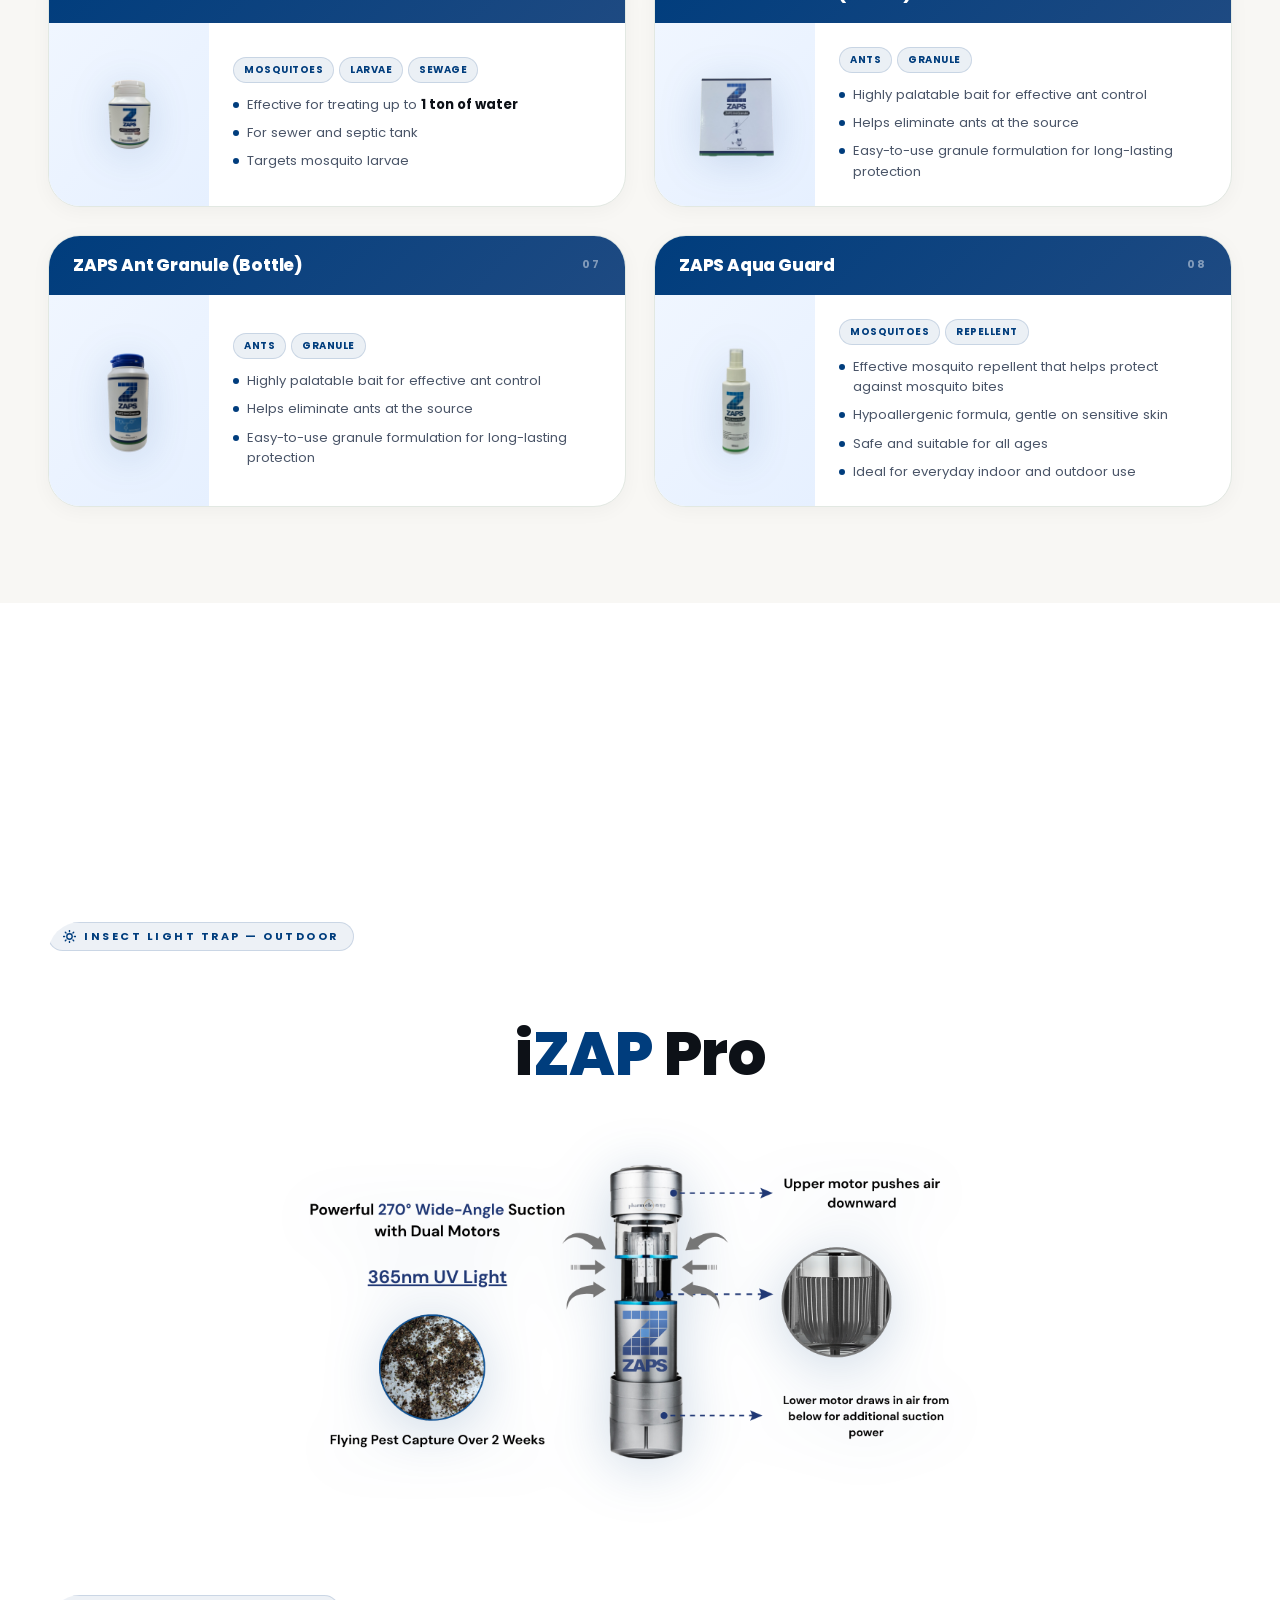
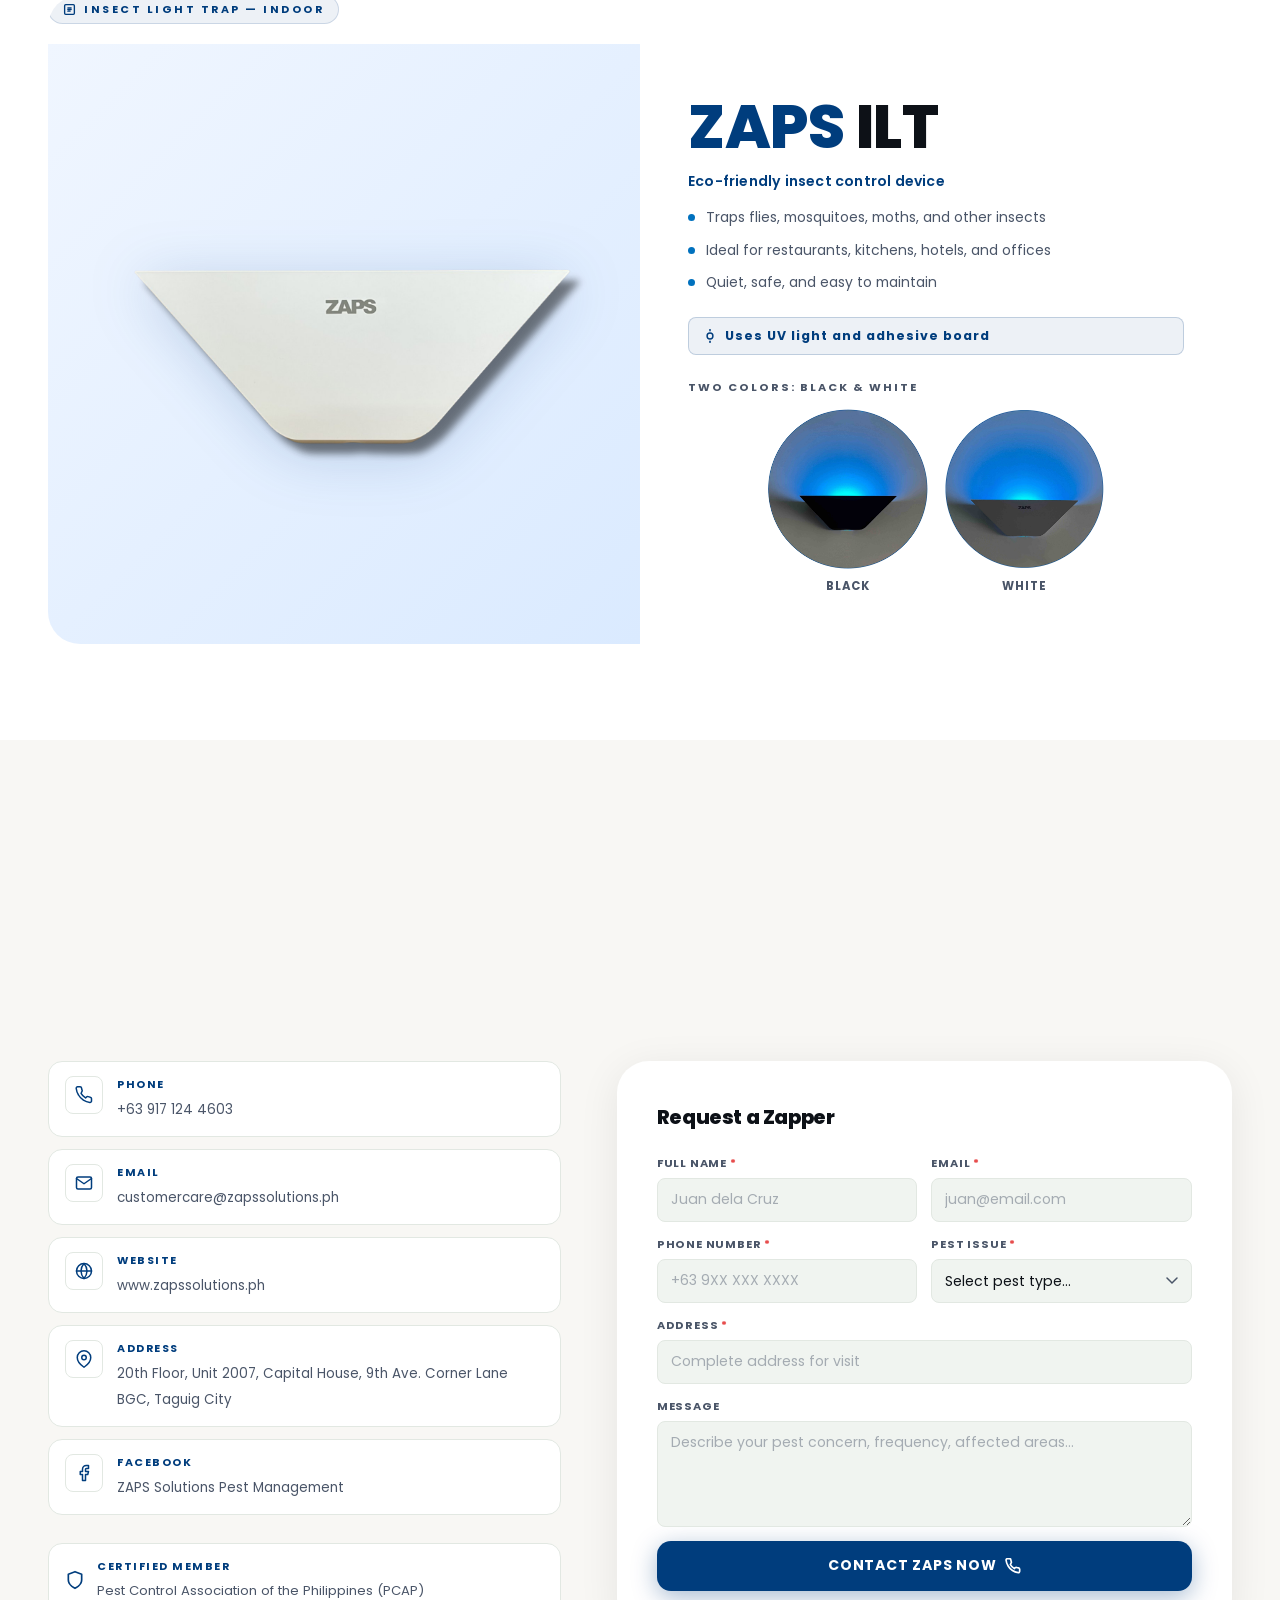
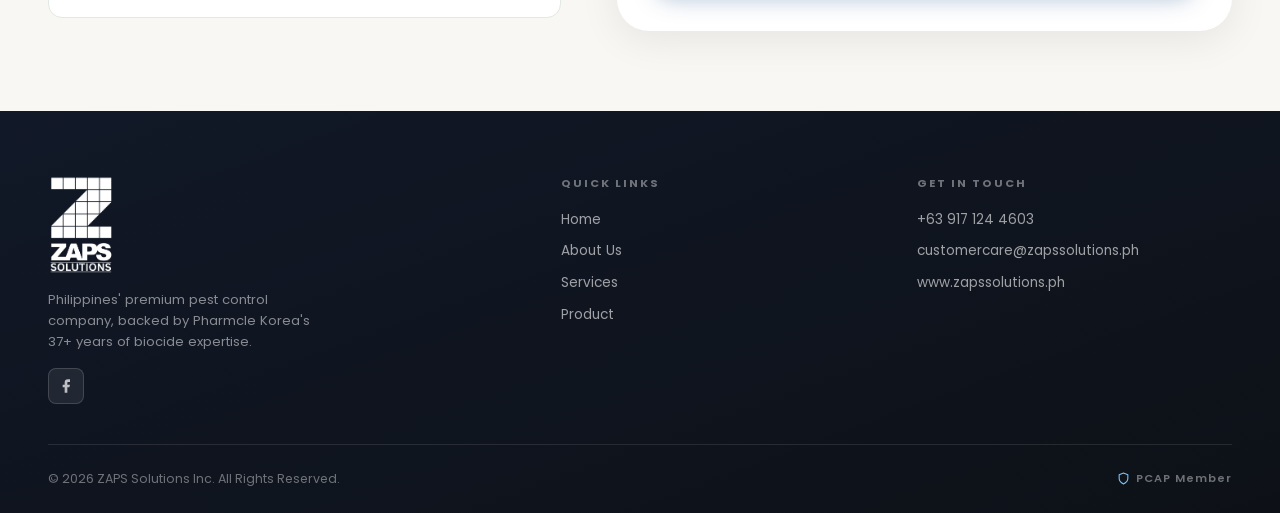
<file: products.html>
<!DOCTYPE html>
<html lang="en">
<head>
<meta charset="UTF-8">
<meta name="viewport" content="width=device-width, initial-scale=1.0">
<meta name="description" content="ZAPS Solutions Biocide Products — Pharmcle-powered pest control products including Delta EC, Roach Gel, White Fence, ZAPS Rodenticide, Teme EC, and Teme Tablet.">
<title>Products – ZAPS Solutions Inc.</title>
<link rel="icon" href="images/zaps_logo.png" type="image/png">
<link rel="preconnect" href="https://fonts.googleapis.com">
<link rel="preconnect" href="https://fonts.gstatic.com" crossorigin>
<link href="https://fonts.googleapis.com/css2?family=Poppins:wght@300;400;500;600;700;800&display=swap" rel="stylesheet">
<link rel="stylesheet" href="css/nav.css">
<style>
:root{
  --white:#ffffff;--off-white:#f8f7f4;--ink:#0d1117;--ink-2:#1c2530;--ink-muted:#4a5568;
  --accent:#003D7D;--accent-2:#002d60;--accent-light:#0071BE;--blue-deep:#0f2d52;--blue-mid:#1e4a82;
  --gold:#c9a227;--surface:#f0f4f0;--border:#e2e8e2;--nav-h:92px;
  --r-sm:8px;--r-md:14px;--r-lg:22px;--r-xl:32px;--max-w:1220px;--ease:cubic-bezier(0.16,1,0.3,1);
}
*,*::before,*::after{box-sizing:border-box;margin:0;padding:0}
html{scroll-behavior:smooth;scroll-padding-top:calc(var(--nav-h) + 16px);-webkit-text-size-adjust:100%}
body{font-family:'Poppins',sans-serif;background:var(--off-white);color:var(--ink);overflow-x:hidden;line-height:1.6}
img{display:block;max-width:100%}
a{color:inherit;text-decoration:none}
button{font-family:inherit;cursor:pointer}
#progress-bar{position:fixed;top:0;left:0;height:3px;width:0%;background:linear-gradient(90deg,var(--accent-light),var(--accent));z-index:2000;transition:width 0.1s linear}
@media(max-width:899px){
  .ilt-colors{display:flex;flex-wrap:nowrap;justify-content:center;gap:clamp(12px,4vw,24px)}
  .ilt-color-img{width:min(160px,38vw);height:min(160px,38vw)}
}

/* ── Pharmcle Hero Banner ── */
.pharmcle-banner{margin-top:var(--nav-h);position:relative;background:linear-gradient(135deg,#eef4fb 0%,#d8e9f8 50%,#c8def5 100%);overflow:hidden;min-height:clamp(420px,55vw,600px);display:flex;align-items:center;padding:clamp(56px,8vw,96px) clamp(16px,4vw,56px)}
.pharmcle-banner-img{position:absolute;inset:0;width:100%;height:100%;object-fit:cover;object-position:center;image-rendering:-webkit-optimize-contrast}
.pharmcle-banner-inner{position:relative;z-index:1;max-width:760px;margin:0}
.pharmcle-eyebrow{font-size:0.7rem;font-weight:700;letter-spacing:2.5px;text-transform:uppercase;color:var(--accent);margin-bottom:16px}
.pharmcle-logo-wrap{margin-bottom:20px}
.pharmcle-logo-wrap img{width:100%;max-width:480px;height:auto;display:block;margin-left:0}
@media(max-width:767px){
  .pharmcle-banner{min-height:unset;padding:0;display:block;background:#eef4fb}
  .pharmcle-banner-img{position:relative;inset:auto;width:100%;height:auto;object-fit:contain;object-position:center;max-height:none}
}

/* ── Products Section ── */
.products-section{padding:clamp(64px,8vw,96px) clamp(16px,4vw,48px);background:var(--off-white)}
.products-inner{max-width:var(--max-w);margin:0 auto}
.products-header{margin-bottom:clamp(40px,5vw,60px)}
.products-eyebrow{display:flex;align-items:center;gap:10px;font-size:0.72rem;font-weight:700;letter-spacing:2.5px;text-transform:uppercase;color:var(--accent);margin-bottom:12px}
.products-eyebrow::before{content:'';width:20px;height:2px;background:var(--accent)}
.products-title{font-family:'Poppins',sans-serif;font-size:clamp(1.9rem,4vw,2.8rem);font-weight:800;color:var(--ink);letter-spacing:-1px;line-height:1.15;margin-bottom:14px}
.products-title .hl{color:var(--accent)}
.products-lead{font-size:0.97rem;color:var(--ink-muted);line-height:1.75;max-width:none}

/* ── Product Cards Grid ── */
.products-grid{display:grid;grid-template-columns:1fr;gap:24px}
@media(min-width:860px){.products-grid{grid-template-columns:1fr 1fr;gap:28px}}
.product-card{
  background:var(--white);border:1px solid var(--border);
  border-radius:var(--r-xl);overflow:hidden;
  box-shadow:0 4px 20px rgba(0,0,0,0.04);
  transition:box-shadow 0.3s var(--ease),transform 0.3s var(--ease);
  display:flex;flex-direction:column;
}
.product-card:hover{box-shadow:0 12px 48px rgba(0,61,125,0.12);transform:translateY(-4px)}
.product-card-head{
  background:linear-gradient(135deg,var(--accent) 0%,var(--blue-mid) 100%);
  padding:16px 24px;display:flex;align-items:center;justify-content:space-between;gap:12px;
}
.product-card-name{font-size:1.05rem;font-weight:800;color:var(--white);letter-spacing:-0.2px}
.product-card-num{font-size:0.7rem;font-weight:700;letter-spacing:2px;color:rgba(255,255,255,0.45);text-transform:uppercase;flex-shrink:0}
.product-card-body{display:grid;grid-template-columns:1fr;flex:1}
@media(min-width:540px){.product-card-body{grid-template-columns:160px 1fr}}
.product-img-wrap{
  background:linear-gradient(135deg,#f0f6ff 0%,#e6f0ff 100%);
  display:flex;align-items:center;justify-content:center;
  padding:clamp(16px,4vw,28px) 20px;min-height:160px;
}
.product-img-wrap img{max-height:140px;width:auto;max-width:120px;object-fit:contain;filter:drop-shadow(0 6px 20px rgba(0,61,125,0.15))}
.product-content{padding:clamp(14px,4vw,24px);display:flex;flex-direction:column;justify-content:center}
.product-tags{display:flex;flex-wrap:wrap;gap:5px;margin-bottom:12px}
.product-tag{font-size:0.62rem;font-weight:700;letter-spacing:0.5px;text-transform:uppercase;padding:4px 10px;border-radius:20px;background:rgba(0,61,125,0.08);color:var(--accent);border:1px solid rgba(0,61,125,0.15);white-space:nowrap}
.product-features{list-style:none;display:flex;flex-direction:column;gap:8px}
.product-features li{position:relative;padding-left:14px;font-size:0.82rem;color:var(--ink-muted);line-height:1.55;text-align:left}
.product-features li::before{content:'';position:absolute;left:0;top:7px;width:6px;height:6px;border-radius:50%;background:var(--accent);flex-shrink:0}
.product-features li strong{color:var(--ink);font-weight:700}
.product-features li .hi{color:var(--ink);font-weight:700}
.product-features li .days{color:var(--accent);font-weight:700;text-decoration:underline;text-underline-offset:2px}
@media(max-width:539px){
  .product-card{border-radius:var(--r-lg)}
  .product-card-head{padding:12px 16px}
  .product-card-name{font-size:0.95rem}
  .product-img-wrap{min-height:140px;padding:14px}
  .product-img-wrap img{max-height:120px;max-width:100px}
  .product-content{padding:14px 16px}
  .product-tags{gap:4px;margin-bottom:10px}
  .product-tag{font-size:0.6rem;padding:3px 9px}
  .product-features li{font-size:0.8rem;padding-left:13px}
}

/* ── CTA Band ── */
.cta-band{
  background:linear-gradient(135deg,#0d2a5e 0%,#1a4a96 50%,#0d2a5e 100%);
  position:relative;overflow:hidden;
  padding:clamp(48px,7vw,80px) clamp(16px,4vw,48px);
  text-align:center;
}
.cta-band::before{
  content:'';position:absolute;inset:0;
  background:radial-gradient(ellipse at 60% 50%,rgba(100,180,255,0.12) 0%,transparent 65%);
}
.cta-band-content{position:relative;z-index:1;max-width:640px;margin:0 auto}
.cta-band h2{font-family:'Poppins',sans-serif;font-size:clamp(1.6rem,3.5vw,2.4rem);font-weight:800;color:var(--white);letter-spacing:-0.5px;margin-bottom:12px}
.cta-band p{font-size:0.97rem;color:rgba(255,255,255,0.8);line-height:1.7;margin-bottom:28px}
.btn-white{display:inline-flex;align-items:center;gap:9px;background:var(--white);color:var(--accent);padding:14px 34px;border-radius:var(--r-md);font-family:'Poppins',sans-serif;font-size:0.9rem;font-weight:700;transition:background 0.25s,color 0.25s,transform 0.2s,box-shadow 0.25s;box-shadow:0 6px 28px rgba(0,0,0,0.25)}
.btn-white:hover{background:var(--off-white);transform:translateY(-2px);box-shadow:0 12px 36px rgba(0,0,0,0.3)}

/* ── Reveal ── */
.reveal{opacity:0;transform:translateY(32px);transition:opacity 0.65s var(--ease),transform 0.65s var(--ease)}
.reveal.visible{opacity:1;transform:none}
.reveal-left{opacity:0;transform:translateX(-32px);transition:opacity 0.65s var(--ease),transform 0.65s var(--ease)}
.reveal-left.visible{opacity:1;transform:none}
.reveal-right{opacity:0;transform:translateX(32px);transition:opacity 0.65s var(--ease),transform 0.65s var(--ease)}
.reveal-right.visible{opacity:1;transform:none}
.delay-1{transition-delay:0.1s}.delay-2{transition-delay:0.18s}.delay-3{transition-delay:0.26s}
.delay-4{transition-delay:0.34s}.delay-5{transition-delay:0.42s}.delay-6{transition-delay:0.50s}

/* ── Contact Section ── */
#contact{position:relative;background:var(--off-white);padding:clamp(48px,7vw,80px) clamp(16px,4vw,48px);overflow:hidden}
.contact-grid{max-width:var(--max-w);margin:0 auto;display:grid;grid-template-columns:1fr;gap:40px;align-items:start;position:relative;z-index:1}
@media(min-width:900px){.contact-grid{grid-template-columns:1fr 1.2fr;gap:56px}}
.contact-eyebrow{display:inline-flex;align-items:center;gap:8px;font-size:0.7rem;font-weight:700;letter-spacing:2.5px;text-transform:uppercase;color:var(--accent);margin-bottom:16px}
.contact-eyebrow::before{content:'';width:24px;height:2px;background:var(--accent);border-radius:2px}
.contact-title{font-size:clamp(1.8rem,4vw,2.8rem);font-weight:800;line-height:1.1;letter-spacing:-1px;color:var(--ink);margin-bottom:12px}
.contact-title .hl{color:var(--accent-light)}
.contact-lead{font-size:0.9rem;color:var(--ink-muted);line-height:1.7;margin-bottom:36px;max-width:400px}
.info-cards{display:flex;flex-direction:column;gap:12px;margin-bottom:28px}
.info-card{display:flex;align-items:flex-start;gap:14px;background:var(--white);border:1px solid var(--border);border-radius:var(--r-md);padding:14px 16px;transition:background 0.25s,border-color 0.25s}
.info-card:hover{background:var(--surface);border-color:var(--accent-light)}
.info-card-icon{width:38px;height:38px;flex-shrink:0;background:var(--white);border:1px solid var(--border);border-radius:var(--r-sm);display:flex;align-items:center;justify-content:center;color:var(--accent)}
.info-card-text strong{display:block;font-size:0.68rem;font-weight:700;letter-spacing:1.5px;text-transform:uppercase;color:var(--accent);margin-bottom:3px}
.info-card-text span,.info-card-text a{font-size:0.84rem;color:var(--ink-muted);transition:color 0.2s}
.info-card-text a:hover{color:var(--ink)}
.pcap-glass{display:flex;align-items:center;gap:12px;background:var(--white);border:1px solid var(--border);border-radius:var(--r-md);padding:14px 16px}
.pcap-glass svg{color:var(--accent);flex-shrink:0}
.pcap-glass strong{display:block;font-size:0.68rem;letter-spacing:1.5px;text-transform:uppercase;color:var(--accent);margin-bottom:2px}
.pcap-glass span{font-size:0.82rem;color:var(--ink-muted)}
.contact-form-wrap{background:var(--white);border-radius:var(--r-xl);padding:clamp(20px,4vw,40px);box-shadow:0 8px 40px rgba(0,0,0,0.08);position:relative;z-index:1;width:100%;box-sizing:border-box}
.form-title{font-size:1.25rem;font-weight:800;color:var(--ink);margin-bottom:22px;letter-spacing:-0.4px}
.form-row{display:grid;grid-template-columns:1fr;gap:14px;margin-bottom:0}
@media(min-width:480px){.form-row{grid-template-columns:1fr 1fr}}
.form-group{display:flex;flex-direction:column;gap:5px;margin-bottom:14px}
.form-group label{font-size:0.7rem;font-weight:700;letter-spacing:0.8px;color:var(--ink-muted);text-transform:uppercase}
.form-group input,.form-group textarea,.form-group select{background:var(--surface);border:1.5px solid var(--border);border-radius:var(--r-sm);padding:10px 13px;color:var(--ink);font-family:'Poppins',sans-serif;font-size:0.88rem;outline:none;transition:border-color 0.2s,box-shadow 0.2s,background 0.2s;min-height:44px;-webkit-appearance:none;appearance:none;width:100%}
.form-group input::placeholder,.form-group textarea::placeholder{color:var(--ink-muted);opacity:0.45}
.form-group input:focus,.form-group textarea:focus,.form-group select:focus{border-color:var(--accent);background:#fff;box-shadow:0 0 0 3px rgba(0,61,125,0.1)}
.form-group input.error,.form-group textarea.error,.form-group select.error{border-color:#e53e3e;box-shadow:0 0 0 3px rgba(229,62,62,0.1)}
.field-error{font-size:0.7rem;color:#e53e3e;font-weight:600;display:none;margin-top:2px}
.field-error.show{display:block}
.form-group textarea{resize:vertical;min-height:90px}
.form-group select{background-image:url("data:image/svg+xml,%3Csvg xmlns='http://www.w3.org/2000/svg' width='12' height='8' viewBox='0 0 12 8'%3E%3Cpath d='M1 1l5 5 5-5' stroke='%234a5568' stroke-width='1.5' fill='none' stroke-linecap='round'/%3E%3C/svg%3E");background-repeat:no-repeat;background-position:right 13px center;padding-right:36px;cursor:pointer}
.submit-btn{width:100%;background:var(--accent);color:#fff;border:none;padding:14px 20px;border-radius:var(--r-md);margin-top:4px;font-family:'Poppins',sans-serif;font-size:0.88rem;font-weight:700;letter-spacing:0.8px;text-transform:uppercase;cursor:pointer;transition:background 0.25s,transform 0.2s,box-shadow 0.25s;box-shadow:0 6px 24px rgba(0,61,125,0.35);display:flex;align-items:center;justify-content:center;gap:8px;min-height:50px}
.submit-btn:hover:not(:disabled){background:var(--accent-2);transform:translateY(-2px);box-shadow:0 10px 32px rgba(0,61,125,0.45)}
.submit-btn:disabled{opacity:0.75;cursor:not-allowed;transform:none}
.btn-spinner{width:18px;height:18px;border:2px solid rgba(255,255,255,0.35);border-top-color:#fff;border-radius:50%;animation:spin 0.7s linear infinite;display:none;flex-shrink:0}
@keyframes spin{to{transform:rotate(360deg)}}
.submit-btn.loading .btn-spinner{display:block}
.submit-btn.loading .btn-text{opacity:0.7}

/* ── ILT Section ── */
.ilt-section{background:var(--white);padding:clamp(64px,8vw,96px) clamp(16px,4vw,48px)}
.ilt-inner{max-width:var(--max-w);margin:0 auto}
.ilt-header{margin-bottom:clamp(48px,6vw,72px);text-align:center}
.ilt-block{border-radius:var(--r-xl);overflow:hidden;margin-bottom:40px}
.ilt-block:last-child{margin-bottom:0}
.ilt-block-label{display:inline-flex;align-items:center;gap:8px;font-size:0.68rem;font-weight:700;letter-spacing:2.5px;text-transform:uppercase;color:var(--accent);background:rgba(0,61,125,0.07);border:1px solid rgba(0,61,125,0.15);border-radius:20px;padding:5px 14px;margin-bottom:20px}
.ilt-layout{display:grid;grid-template-columns:1fr;gap:0}
@media(min-width:760px){.ilt-layout{grid-template-columns:1fr 1fr}}
.ilt-img-wrap{background:linear-gradient(135deg,#f0f6ff 0%,#daeaff 100%);display:flex;align-items:center;justify-content:center;padding:clamp(32px,5vw,56px) clamp(20px,4vw,48px);min-height:280px}
.ilt-img-wrap img{max-height:320px;width:auto;max-width:100%;object-fit:contain;filter:drop-shadow(0 8px 28px rgba(0,61,125,0.18))}
.ilt-info{padding:clamp(28px,4vw,48px);display:flex;flex-direction:column;justify-content:center;background:var(--white)}
.ilt-product-name{font-size:clamp(1.6rem,3.5vw,2.4rem);font-weight:800;color:var(--ink);letter-spacing:-0.5px;margin-bottom:8px;line-height:1.15}
.ilt-specs{display:flex;gap:16px;margin-bottom:20px;flex-wrap:wrap}
.ilt-spec{font-size:0.82rem;font-weight:600;color:var(--ink-muted);background:var(--surface);border:1px solid var(--border);border-radius:var(--r-sm);padding:4px 12px}
.ilt-tagline{font-size:0.88rem;font-weight:600;color:var(--accent);margin-bottom:14px;letter-spacing:0.2px}
.ilt-features{list-style:none;display:flex;flex-direction:column;gap:10px;margin-bottom:24px}
.ilt-features li{position:relative;padding-left:18px;font-size:0.87rem;color:var(--ink-muted);line-height:1.6}
.ilt-features li::before{content:'';position:absolute;left:0;top:8px;width:7px;height:7px;border-radius:50%;background:var(--accent-light);flex-shrink:0}
.ilt-features li strong{color:var(--ink);font-weight:700}
.ilt-highlight{display:inline-flex;align-items:center;gap:8px;font-size:0.78rem;font-weight:700;letter-spacing:1px;color:var(--accent);background:rgba(0,61,125,0.07);border:1px solid rgba(0,61,125,0.2);border-radius:var(--r-sm);padding:8px 14px;margin-bottom:24px}
.ilt-colors-title{font-size:0.7rem;font-weight:700;letter-spacing:2px;text-transform:uppercase;color:var(--ink-muted);margin-bottom:12px}
.ilt-colors{display:flex;gap:16px;flex-wrap:wrap;justify-content:center}
.ilt-color{display:flex;flex-direction:column;align-items:center;gap:8px}
.ilt-color-img{width:160px;height:160px;border-radius:50%;overflow:hidden}
.ilt-color-img img{width:100%;height:100%;object-fit:cover}
.ilt-color-label{font-size:0.72rem;font-weight:700;letter-spacing:1px;text-transform:uppercase;color:var(--ink-muted)}
/* iZap Pro: image right on desktop */
.izap-pro .ilt-layout{direction:rtl}
.izap-pro .ilt-layout>*{direction:ltr}
.izap-pro .ilt-img-wrap{background:linear-gradient(135deg,#eef4fb 0%,#d8e8f8 100%)}
.ilt-ilt-img-full{padding:clamp(28px,4vw,48px);display:flex;flex-direction:column;align-items:center}
.ilt-ilt-img-full img{max-width:700px;width:100%;height:auto;object-fit:contain;filter:drop-shadow(0 8px 28px rgba(0,61,125,0.2))}

/* ── Footer ── */
footer{background:linear-gradient(160deg,#111827 0%,#0d1117 100%);padding:clamp(40px,6vw,64px) clamp(16px,4vw,48px) 24px}
.footer-inner{max-width:var(--max-w);margin:0 auto;display:grid;grid-template-columns:1fr;gap:40px;text-align:left}
@media(min-width:640px){.footer-inner{grid-template-columns:1.5fr 1fr 1fr;text-align:left}}
.footer-logo{height:100px;width:auto;filter:brightness(0) invert(1);margin-bottom:14px;display:block;margin-left:0;margin-right:0}
@media(min-width:640px){.footer-logo{margin-left:0;margin-right:0}}
.footer-tagline{font-size:0.82rem;color:rgba(255,255,255,0.5);line-height:1.6;max-width:280px;margin:0}
@media(min-width:640px){.footer-tagline{margin:0}}
.footer-socials{display:flex;gap:8px;margin-top:16px;justify-content:flex-start}
@media(min-width:640px){.footer-socials{justify-content:flex-start}}
.footer-social-btn{display:flex;align-items:center;justify-content:center;width:36px;height:36px;border-radius:8px;background:rgba(255,255,255,0.08);border:1px solid rgba(255,255,255,0.15);color:rgba(255,255,255,0.7);transition:background 0.2s,color 0.2s}
.footer-social-btn:hover{background:rgba(255,255,255,0.16);color:#fff}
.footer-col-title{font-size:0.7rem;font-weight:700;letter-spacing:2px;text-transform:uppercase;color:rgba(255,255,255,0.4);margin-bottom:16px}
.footer-links{display:flex;flex-direction:column;gap:10px;align-items:center}
@media(min-width:640px){.footer-links{align-items:flex-start}}
.footer-links a{font-size:0.85rem;color:rgba(255,255,255,0.6);transition:color 0.2s}
.footer-links a:hover{color:var(--white)}
.footer-bottom{max-width:var(--max-w);margin:40px auto 0;padding-top:24px;border-top:1px solid rgba(255,255,255,0.10);display:flex;flex-wrap:wrap;gap:12px;align-items:center;justify-content:space-between}
.footer-copy{font-size:0.78rem;color:rgba(255,255,255,0.4)}
.footer-pcap{display:flex;align-items:center;gap:6px;font-size:0.7rem;color:rgba(255,255,255,0.4);font-weight:600;letter-spacing:1px}
.footer-pcap svg{color:#7dc4f8}
</style>
</head>
<body>
<div id="progress-bar"></div>
<div id="nav-placeholder"></div>

<!-- ═══ PHARMCLE BANNER ═══ -->
<div class="pharmcle-banner">
  <img src="images/mobile_product.png" alt="" class="pharmcle-banner-img" loading="eager" decoding="sync" fetchpriority="high">
</div>

<!-- ═══ PRODUCTS SECTION ═══ -->
<section class="products-section" aria-label="ZAPS Biocide Products">
  <div class="products-inner">
    <div class="products-header reveal">
      <div class="products-eyebrow">Pharmcle-Powered Solutions</div>
      <h2 class="products-title">ZAPS <span class="hl">Biocide</span> Products</h2>
      <p class="products-lead">Zaps is a specialized commercial hygiene and pest management brand. As a trusted pest control company, we provide effective and reliable Pharmcle biocide products designed for safe, clean, and healthy environments for homes, businesses, and industry professionals.</p>
    </div>

    <div class="products-grid">

      <!-- Delta EC -->
      <div class="product-card">
        <div class="product-card-head">
          <span class="product-card-name">Delta EC</span>
          <span class="product-card-num">01</span>
        </div>
        <div class="product-card-body">
          <div class="product-img-wrap">
            <img src="images/Delta EC.png" alt="Delta EC" loading="lazy">
          </div>
          <div class="product-content">
            <div class="product-tags">
              <span class="product-tag">Mosquitoes</span>
              <span class="product-tag">Flies</span>
              <span class="product-tag">Cockroaches</span>
            </div>
            <ul class="product-features">
              <li><strong>Multi Insect Killer</strong> — targets mosquitoes, flies, and cockroaches</li>
              <li>Residual Effect: <span class="days">Cockroaches 15 Days</span> &amp; <span class="days">Flies 30 Days</span></li>
              <li>Fast Knock Down</li>
            </ul>
          </div>
        </div>
      </div>

      <!-- Roach Gel -->
      <div class="product-card">
        <div class="product-card-head">
          <span class="product-card-name">Roach Gel</span>
          <span class="product-card-num">02</span>
        </div>
        <div class="product-card-body">
          <div class="product-img-wrap">
            <img src="images/Roach Gel.png" alt="Roach Gel" loading="lazy">
          </div>
          <div class="product-content">
            <div class="product-tags">
              <span class="product-tag">Cockroaches</span>
            </div>
            <ul class="product-features">
              <li>Cockroaches typically die within <span class="days">1 to 3 Days</span> after consuming the bait</li>
              <li>Other roaches may eat the dead ones or their droppings — spreading the poison to more roaches</li>
            </ul>
          </div>
        </div>
      </div>

      <!-- White Fence -->
      <div class="product-card">
        <div class="product-card-head">
          <span class="product-card-name">White Fence</span>
          <span class="product-card-num">03</span>
        </div>
        <div class="product-card-body">
          <div class="product-img-wrap">
            <img src="images/White Fence.png" alt="White Fence" loading="lazy">
          </div>
          <div class="product-content">
            <div class="product-tags">
              <span class="product-tag">Cockroaches</span>
            </div>
            <ul class="product-features">
              <li>Foam mixture that traps cockroaches causing them to die immediately</li>
              <li>Residual Effect: <span class="days">Cockroaches 15 Days</span></li>
              <li>Fast Knock Down</li>
            </ul>
          </div>
        </div>
      </div>

      <!-- Teme EC -->
      <div class="product-card">
        <div class="product-card-head">
          <span class="product-card-name">Teme EC</span>
          <span class="product-card-num">04</span>
        </div>
        <div class="product-card-body">
          <div class="product-img-wrap">
            <img src="images/Teme EC.png" alt="Teme EC" loading="lazy">
          </div>
          <div class="product-content">
            <div class="product-tags">
              <span class="product-tag">Mosquitoes</span>
              <span class="product-tag">Larvae</span>
            </div>
            <ul class="product-features">
              <li>Fast Knock Down</li>
              <li>For stagnant water</li>
              <li>Targets mosquito larvae</li>
            </ul>
          </div>
        </div>
      </div>

      <!-- Teme Tablet -->
      <div class="product-card">
        <div class="product-card-head">
          <span class="product-card-name">Teme Tablet</span>
          <span class="product-card-num">05</span>
        </div>
        <div class="product-card-body">
          <div class="product-img-wrap">
            <img src="images/Teme Tablet.png" alt="Teme Tablet" loading="lazy">
          </div>
          <div class="product-content">
            <div class="product-tags">
              <span class="product-tag">Mosquitoes</span>
              <span class="product-tag">Larvae</span>
              <span class="product-tag">Sewage</span>
            </div>
            <ul class="product-features">
              <li>Effective for treating up to <strong>1 ton of water</strong></li>
              <li>For sewer and septic tank</li>
              <li>Targets mosquito larvae</li>
            </ul>
          </div>
        </div>
      </div>

      <!-- ZAPS Ant Granule (Blister) -->
      <div class="product-card">
        <div class="product-card-head">
          <span class="product-card-name">ZAPS Ant Granule (Blister)</span>
          <span class="product-card-num">06</span>
        </div>
        <div class="product-card-body">
          <div class="product-img-wrap">
            <img src="images/ANTS Granule Blister.png" alt="ZAPS Ant Granule Blister" loading="lazy">
          </div>
          <div class="product-content">
            <div class="product-tags">
              <span class="product-tag">Ants</span>
              <span class="product-tag">Granule</span>
            </div>
            <ul class="product-features">
              <li>Highly palatable bait for effective ant control</li>
              <li>Helps eliminate ants at the source</li>
              <li>Easy-to-use granule formulation for long-lasting protection</li>
            </ul>
          </div>
        </div>
      </div>

      <!-- ZAPS Ant Granule (Bottle) -->
      <div class="product-card">
        <div class="product-card-head">
          <span class="product-card-name">ZAPS Ant Granule (Bottle)</span>
          <span class="product-card-num">07</span>
        </div>
        <div class="product-card-body">
          <div class="product-img-wrap">
            <img src="images/ANTS Granule Bottle.png" alt="ZAPS Ant Granule Bottle" loading="lazy">
          </div>
          <div class="product-content">
            <div class="product-tags">
              <span class="product-tag">Ants</span>
              <span class="product-tag">Granule</span>
            </div>
            <ul class="product-features">
              <li>Highly palatable bait for effective ant control</li>
              <li>Helps eliminate ants at the source</li>
              <li>Easy-to-use granule formulation for long-lasting protection</li>
            </ul>
          </div>
        </div>
      </div>

      <!-- ZAPS Aqua Guard -->
      <div class="product-card">
        <div class="product-card-head">
          <span class="product-card-name">ZAPS Aqua Guard</span>
          <span class="product-card-num">08</span>
        </div>
        <div class="product-card-body">
          <div class="product-img-wrap">
            <img src="images/Aqua Guard.png" alt="ZAPS Aqua Guard" loading="lazy">
          </div>
          <div class="product-content">
            <div class="product-tags">
              <span class="product-tag">Mosquitoes</span>
              <span class="product-tag">Repellent</span>
            </div>
            <ul class="product-features">
              <li>Effective mosquito repellent that helps protect against mosquito bites</li>
              <li>Hypoallergenic formula, gentle on sensitive skin</li>
              <li>Safe and suitable for all ages</li>
              <li>Ideal for everyday indoor and outdoor use</li>
            </ul>
          </div>
        </div>
      </div>

    </div>
  </div>
</section>

<!-- ═══ INSECT LIGHT TRAPS SECTION ═══ -->
<section class="ilt-section" aria-label="ZAPS Insect Light Traps">
  <div class="ilt-inner">

    <div class="ilt-header reveal">
      <div class="products-eyebrow" style="justify-content:center">ZAPS Devices</div>
      <h2 class="products-title">Insect <span class="hl">Light Traps</span></h2>
      <p class="products-lead" style="margin:0 auto;text-align:center;max-width:none">Advanced UV-powered devices for continuous, chemical-free flying insect control. <br>Built for outdoor and indoor environments.</p>
    </div>

    <!-- iZap Pro -->
    <div class="ilt-block izap-pro reveal">
      <div class="ilt-block-label">
        <svg width="13" height="13" viewBox="0 0 24 24" fill="none" stroke="currentColor" stroke-width="2.5" stroke-linecap="round" stroke-linejoin="round" aria-hidden="true"><circle cx="12" cy="12" r="5"/><line x1="12" y1="1" x2="12" y2="3"/><line x1="12" y1="21" x2="12" y2="23"/><line x1="4.22" y1="4.22" x2="5.64" y2="5.64"/><line x1="18.36" y1="18.36" x2="19.78" y2="19.78"/><line x1="1" y1="12" x2="3" y2="12"/><line x1="21" y1="12" x2="23" y2="12"/><line x1="4.22" y1="19.78" x2="5.64" y2="18.36"/><line x1="18.36" y1="5.64" x2="19.78" y2="4.22"/></svg>
        Insect Light Trap — Outdoor
      </div>
      <div class="ilt-ilt-img-full">
        <h3 class="ilt-product-name" style="text-align:center;margin-bottom:24px;font-size:clamp(2.4rem,6vw,3.8rem)">i<span style="color:var(--accent)">ZAP</span> Pro</h3>
        <img src="images/IZap Pro.png" alt="iZap Pro Outdoor Insect Light Trap" loading="lazy">
      </div>
    </div>

    <!-- ZAPS ILT -->
    <div class="ilt-block zaps-ilt reveal">
      <div class="ilt-block-label">
        <svg width="13" height="13" viewBox="0 0 24 24" fill="none" stroke="currentColor" stroke-width="2.5" stroke-linecap="round" stroke-linejoin="round" aria-hidden="true"><rect x="3" y="3" width="18" height="18" rx="2"/><path d="M9 9h6M9 12h6M9 15h4"/></svg>
        Insect Light Trap — Indoor
      </div>
      <div class="ilt-layout">
        <div class="ilt-img-wrap">
          <img src="images/zapsILT.png" alt="ZAPS ILT Indoor Insect Light Trap" loading="lazy">
        </div>
        <div class="ilt-info">
          <h3 class="ilt-product-name" style="font-size:clamp(2.4rem,6vw,3.8rem)"><span style="color:var(--accent)">ZAPS</span> ILT</h3>
          <p class="ilt-tagline">Eco-friendly insect control device</p>
          <ul class="ilt-features">
            <li>Traps flies, mosquitoes, moths, and other insects</li>
            <li>Ideal for restaurants, kitchens, hotels, and offices</li>
            <li>Quiet, safe, and easy to maintain</li>
          </ul>
          <div class="ilt-highlight">
            <svg width="14" height="14" viewBox="0 0 24 24" fill="none" stroke="currentColor" stroke-width="2.5" stroke-linecap="round" stroke-linejoin="round" aria-hidden="true"><circle cx="12" cy="12" r="5"/><line x1="12" y1="1" x2="12" y2="3"/><line x1="12" y1="21" x2="12" y2="23"/></svg>
            Uses UV light and adhesive board
          </div>
          <p class="ilt-colors-title">Two Colors: Black &amp; White</p>
          <div class="ilt-colors">
            <div class="ilt-color">
              <div class="ilt-color-img"><img src="images/Black.png" alt="ZAPS ILT — Black" loading="lazy"></div>
              <span class="ilt-color-label">Black</span>
            </div>
            <div class="ilt-color">
              <div class="ilt-color-img"><img src="images/white.png" alt="ZAPS ILT — White" loading="lazy"></div>
              <span class="ilt-color-label">White</span>
            </div>
          </div>
        </div>
      </div>
    </div>

  </div>
</section>

<section id="contact" aria-label="Contact Us">
  <div class="contact-header reveal" style="text-align:center;margin-bottom:40px;">
    <p class="contact-eyebrow" style="justify-content:center;">Get In Touch</p>
    <h2 class="contact-title">Let Our Zappers<br><span class="hl">Solve Your Problems</span></h2>
    <p class="contact-lead" style="max-width:none;margin:0 auto 0;">Reach out and we'll take care of everything.<br>Contact Zaps Now — no commitment required.</p>
  </div>
  <div class="contact-grid">

    <div class="contact-info-side">

      <div class="info-cards">
        <div class="info-card">
          <div class="info-card-icon" aria-hidden="true">
            <svg width="18" height="18" viewBox="0 0 24 24" fill="none" stroke="currentColor" stroke-width="2" stroke-linecap="round" stroke-linejoin="round"><path d="M22 16.92v3a2 2 0 0 1-2.18 2 19.79 19.79 0 0 1-8.63-3.07A19.5 19.5 0 0 1 4.69 12a19.79 19.79 0 0 1-3.07-8.67A2 2 0 0 1 3.77 1h3a2 2 0 0 1 2 1.72c.127.96.361 1.903.7 2.81a2 2 0 0 1-.45 2.11L8.09 9.91a16 16 0 0 0 6 6l1.27-1.27a2 2 0 0 1 2.11-.45c.907.339 1.85.573 2.81.7A2 2 0 0 1 22 16.92z"/></svg>
          </div>
          <div class="info-card-text">
            <strong>Phone</strong>
            <span><a href="tel:+639171244603">+63 917 124 4603</a></span>
          </div>
        </div>
        <div class="info-card">
          <div class="info-card-icon" aria-hidden="true">
            <svg width="18" height="18" viewBox="0 0 24 24" fill="none" stroke="currentColor" stroke-width="2" stroke-linecap="round" stroke-linejoin="round"><path d="M4 4h16c1.1 0 2 .9 2 2v12c0 1.1-.9 2-2 2H4c-1.1 0-2-.9-2-2V6c0-1.1.9-2 2-2z"/><polyline points="22,6 12,13 2,6"/></svg>
          </div>
          <div class="info-card-text">
            <strong>Email</strong>
            <span><a href="mailto:customercare@zapssolutions.ph">customercare@zapssolutions.ph</a></span>
          </div>
        </div>
        <div class="info-card">
          <div class="info-card-icon" aria-hidden="true">
            <svg width="18" height="18" viewBox="0 0 24 24" fill="none" stroke="currentColor" stroke-width="2" stroke-linecap="round" stroke-linejoin="round"><circle cx="12" cy="12" r="10"/><line x1="2" y1="12" x2="22" y2="12"/><path d="M12 2a15.3 15.3 0 0 1 4 10 15.3 15.3 0 0 1-4 10 15.3 15.3 0 0 1-4-10 15.3 15.3 0 0 1 4-10z"/></svg>
          </div>
          <div class="info-card-text">
            <strong>Website</strong>
            <span><a href="https://www.zapssolutions.ph" target="_blank" rel="noopener">www.zapssolutions.ph</a></span>
          </div>
        </div>
        <div class="info-card">
          <div class="info-card-icon" aria-hidden="true">
            <svg width="18" height="18" viewBox="0 0 24 24" fill="none" stroke="currentColor" stroke-width="2" stroke-linecap="round" stroke-linejoin="round"><path d="M21 10c0 7-9 13-9 13s-9-6-9-13a9 9 0 0 1 18 0z"/><circle cx="12" cy="10" r="3"/></svg>
          </div>
          <div class="info-card-text">
            <strong>Address</strong>
            <span>20th Floor, Unit 2007, Capital House, 9th Ave. Corner Lane BGC, Taguig City</span>
          </div>
        </div>
        <div class="info-card">
          <div class="info-card-icon" aria-hidden="true">
            <svg width="18" height="18" viewBox="0 0 24 24" fill="none" stroke="currentColor" stroke-width="2" stroke-linecap="round" stroke-linejoin="round"><path d="M18 2h-3a5 5 0 0 0-5 5v3H7v4h3v8h4v-8h3l1-4h-4V7a1 1 0 0 1 1-1h3z"/></svg>
          </div>
          <div class="info-card-text">
            <strong>Facebook</strong>
            <span><a href="https://web.facebook.com/ZAPSSolutionsInc/?_rdc=1&_rdr#" target="_blank" rel="noopener">ZAPS Solutions Pest Management</a></span>
          </div>
        </div>
      </div>

      <div class="pcap-glass">
        <svg width="20" height="20" viewBox="0 0 24 24" fill="none" stroke="currentColor" stroke-width="2" stroke-linecap="round" stroke-linejoin="round" aria-hidden="true"><path d="M12 22s8-4 8-10V5l-8-3-8 3v7c0 6 8 10 8 10z"/></svg>
        <div>
          <strong>Certified Member</strong>
          <span>Pest Control Association of the Philippines (PCAP)</span>
        </div>
      </div>
    </div>

    <div class="contact-form-wrap">
      <h3 class="form-title">Request a Zapper</h3>
      <form id="contact-form" action="https://formsubmit.co/customercare@zapssolutions.ph" method="POST" novalidate>
        <input type="hidden" name="_captcha"  value="false">
        <input type="hidden" name="_subject"  value="New Pest Control Inquiry — ZAPS Solutions">
        <input type="hidden" name="_template" value="table">
        <input type="hidden" name="_next"     value="https://shinano21.github.io/Web_Zaps/thankyou.html">
        <input type="text"   name="_honey"    style="display:none" tabindex="-1" autocomplete="off">

        <div class="form-row" style="margin-bottom:14px">
          <div class="form-group" style="margin-bottom:0">
            <label for="f-name">Full Name <span aria-hidden="true" style="color:#e53e3e">*</span></label>
            <input id="f-name" name="Full Name" type="text" placeholder="Juan dela Cruz" autocomplete="name" required>
            <span class="field-error" id="err-name">Please enter your full name.</span>
          </div>
          <div class="form-group" style="margin-bottom:0">
            <label for="f-email">Email <span aria-hidden="true" style="color:#e53e3e">*</span></label>
            <input id="f-email" name="Email" type="email" placeholder="juan@email.com" autocomplete="email" required>
            <span class="field-error" id="err-email">Please enter a valid email.</span>
          </div>
        </div>

        <div class="form-row" style="margin-bottom:14px">
          <div class="form-group" style="margin-bottom:0">
            <label for="f-phone">Phone Number <span aria-hidden="true" style="color:#e53e3e">*</span></label>
            <input id="f-phone" name="Phone Number" type="tel" placeholder="+63 9XX XXX XXXX" autocomplete="tel" required>
            <span class="field-error" id="err-phone">Please enter your phone number.</span>
          </div>
          <div class="form-group" style="margin-bottom:0">
            <label for="f-pest">Pest Issue <span aria-hidden="true" style="color:#e53e3e">*</span></label>
            <select id="f-pest" name="Pest Issue" required>
              <option value="">Select pest type…</option>
              <option>Cockroaches</option>
              <option>Termites</option>
              <option>Rats</option>
              <option>Mosquitoes</option>
              <option>Bed Bugs</option>
              <option>Ants</option>
              <option>Other</option>
            </select>
            <span class="field-error" id="err-pest">Please select a pest issue.</span>
          </div>
        </div>

        <div class="form-group">
          <label for="f-address">Address <span aria-hidden="true" style="color:#e53e3e">*</span></label>
          <input id="f-address" name="Address" type="text" placeholder="Complete address for visit" autocomplete="street-address" required>
          <span class="field-error" id="err-address">Please enter your address.</span>
        </div>

        <div class="form-group">
          <label for="f-message">Message</label>
          <textarea id="f-message" name="Message" placeholder="Describe your pest concern, frequency, affected areas…" rows="4"></textarea>
        </div>

        <button class="submit-btn" type="submit" id="submit-btn">
          <span class="btn-text">Contact Zaps Now</span>
          <span class="btn-spinner" aria-hidden="true"></span>
          <svg class="btn-icon" width="16" height="16" viewBox="0 0 24 24" fill="none" stroke="currentColor" stroke-width="2.5" stroke-linecap="round" stroke-linejoin="round" aria-hidden="true"><path d="M22 16.92v3a2 2 0 0 1-2.18 2 19.79 19.79 0 0 1-8.63-3.07A19.5 19.5 0 0 1 4.69 12a19.79 19.79 0 0 1-3.07-8.67A2 2 0 0 1 3.77 1h3a2 2 0 0 1 2 1.72c.127.96.361 1.903.7 2.81a2 2 0 0 1-.45 2.11L8.09 9.91a16 16 0 0 0 6 6l1.27-1.27a2 2 0 0 1 2.11-.45c.907.339 1.85.573 2.81.7A2 2 0 0 1 22 16.92z"/></svg>
        </button>
      </form>
    </div>

  </div>
</section>

<div id="site-footer"></div>

<script>
(function(){
'use strict';
document.addEventListener('DOMContentLoaded',function(){fetch('footer.html').then(function(r){return r.text()}).then(function(html){var el=document.getElementById('site-footer');if(el)el.innerHTML=html}).catch(function(){})});
const bar=document.getElementById('progress-bar');
function updateProgress(){const s=window.scrollY,d=document.documentElement.scrollHeight-window.innerHeight;bar.style.width=(d>0?(s/d)*100:0)+'%'}
window.addEventListener('scroll',updateProgress,{passive:true});
function setupNav(){
var nav=document.getElementById('main-nav'),menuBtn=document.getElementById('menu-btn'),sidebar=document.getElementById('nav-sidebar'),overlay=document.getElementById('nav-overlay'),closeBtn=document.getElementById('sidebar-close');
window.addEventListener('scroll',function(){if(nav)nav.classList.toggle('scrolled',window.scrollY>40)},{passive:true});
if(menuBtn&&sidebar&&overlay){
  function openSidebar(){sidebar.classList.add('open');overlay.classList.add('open');menuBtn.setAttribute('aria-expanded','true');document.body.style.overflow='hidden';if(closeBtn)closeBtn.focus()}
  function closeSidebar(){sidebar.classList.remove('open');overlay.classList.remove('open');menuBtn.setAttribute('aria-expanded','false');document.body.style.overflow='';menuBtn.focus()}
  menuBtn.addEventListener('click',openSidebar);overlay.addEventListener('click',closeSidebar);
  if(closeBtn)closeBtn.addEventListener('click',closeSidebar);
  sidebar.querySelectorAll('a').forEach(function(a){a.addEventListener('click',closeSidebar)});
  document.addEventListener('keydown',function(e){if(e.key==='Escape'&&sidebar.classList.contains('open'))closeSidebar()});
}
}
function loadNav(){
  fetch('nav.html')
    .then(function(r){return r.text()})
    .then(function(html){
      var el=document.getElementById('nav-placeholder');
      if(el){
        el.insertAdjacentHTML('beforebegin',html);el.remove();
        setupNav();
        document.querySelectorAll('[data-nav="product"]').forEach(function(a){a.classList.add('active')});
      }
    })
    .catch(function(){});
}
loadNav();
const allReveal=document.querySelectorAll('.reveal,.reveal-left,.reveal-right');
if('IntersectionObserver' in window){const obs=new IntersectionObserver(function(entries){entries.forEach(function(e){if(e.isIntersecting){e.target.classList.add('visible');obs.unobserve(e.target)}})},{threshold:0.08,rootMargin:'0px 0px -40px 0px'});allReveal.forEach(function(el){obs.observe(el)})}else{allReveal.forEach(function(el){el.classList.add('visible')})}
// ── Contact form ──
var form=document.getElementById('contact-form');
if(form){
  var btn=document.getElementById('submit-btn');
  var fields={
    name:{el:document.getElementById('f-name'),err:document.getElementById('err-name'),validate:function(v){return v.trim().length>=2}},
    email:{el:document.getElementById('f-email'),err:document.getElementById('err-email'),validate:function(v){return /^[^\s@]+@[^\s@]+\.[^\s@]+$/.test(v.trim())}},
    phone:{el:document.getElementById('f-phone'),err:document.getElementById('err-phone'),validate:function(v){return v.trim().length>=7}},
    pest:{el:document.getElementById('f-pest'),err:document.getElementById('err-pest'),validate:function(v){return v!==''}},
    address:{el:document.getElementById('f-address'),err:document.getElementById('err-address'),validate:function(v){return v.trim().length>=5}}
  };
  Object.values(fields).forEach(function(f){
    f.el.addEventListener('input',function(){f.el.classList.remove('error');f.err.classList.remove('show')});
    f.el.addEventListener('change',function(){f.el.classList.remove('error');f.err.classList.remove('show')});
  });
  form.addEventListener('submit',function(e){
    var valid=true;
    Object.values(fields).forEach(function(f){
      if(!f.validate(f.el.value)){f.el.classList.add('error');f.err.classList.add('show');valid=false}
      else{f.el.classList.remove('error');f.err.classList.remove('show')}
    });
    if(!valid){e.preventDefault();var firstErr=form.querySelector('.error');if(firstErr)firstErr.scrollIntoView({behavior:'smooth',block:'center'});return}
    btn.disabled=true;btn.classList.add('loading');btn.querySelector('.btn-text').textContent='Sending…';
    var icon=btn.querySelector('.btn-icon');if(icon)icon.style.display='none';
  });
}
})();
</script>
<script>
if ("serviceWorker" in navigator) {
  navigator.serviceWorker.register("./sw.js").then(function(reg) {
    if (!sessionStorage.getItem("sw-session")) {
      sessionStorage.setItem("sw-session", "1");
      var ctrl = navigator.serviceWorker.controller;
      if (ctrl) ctrl.postMessage("clear");
    }
  });
}
</script>
</body>
</html>
</file>
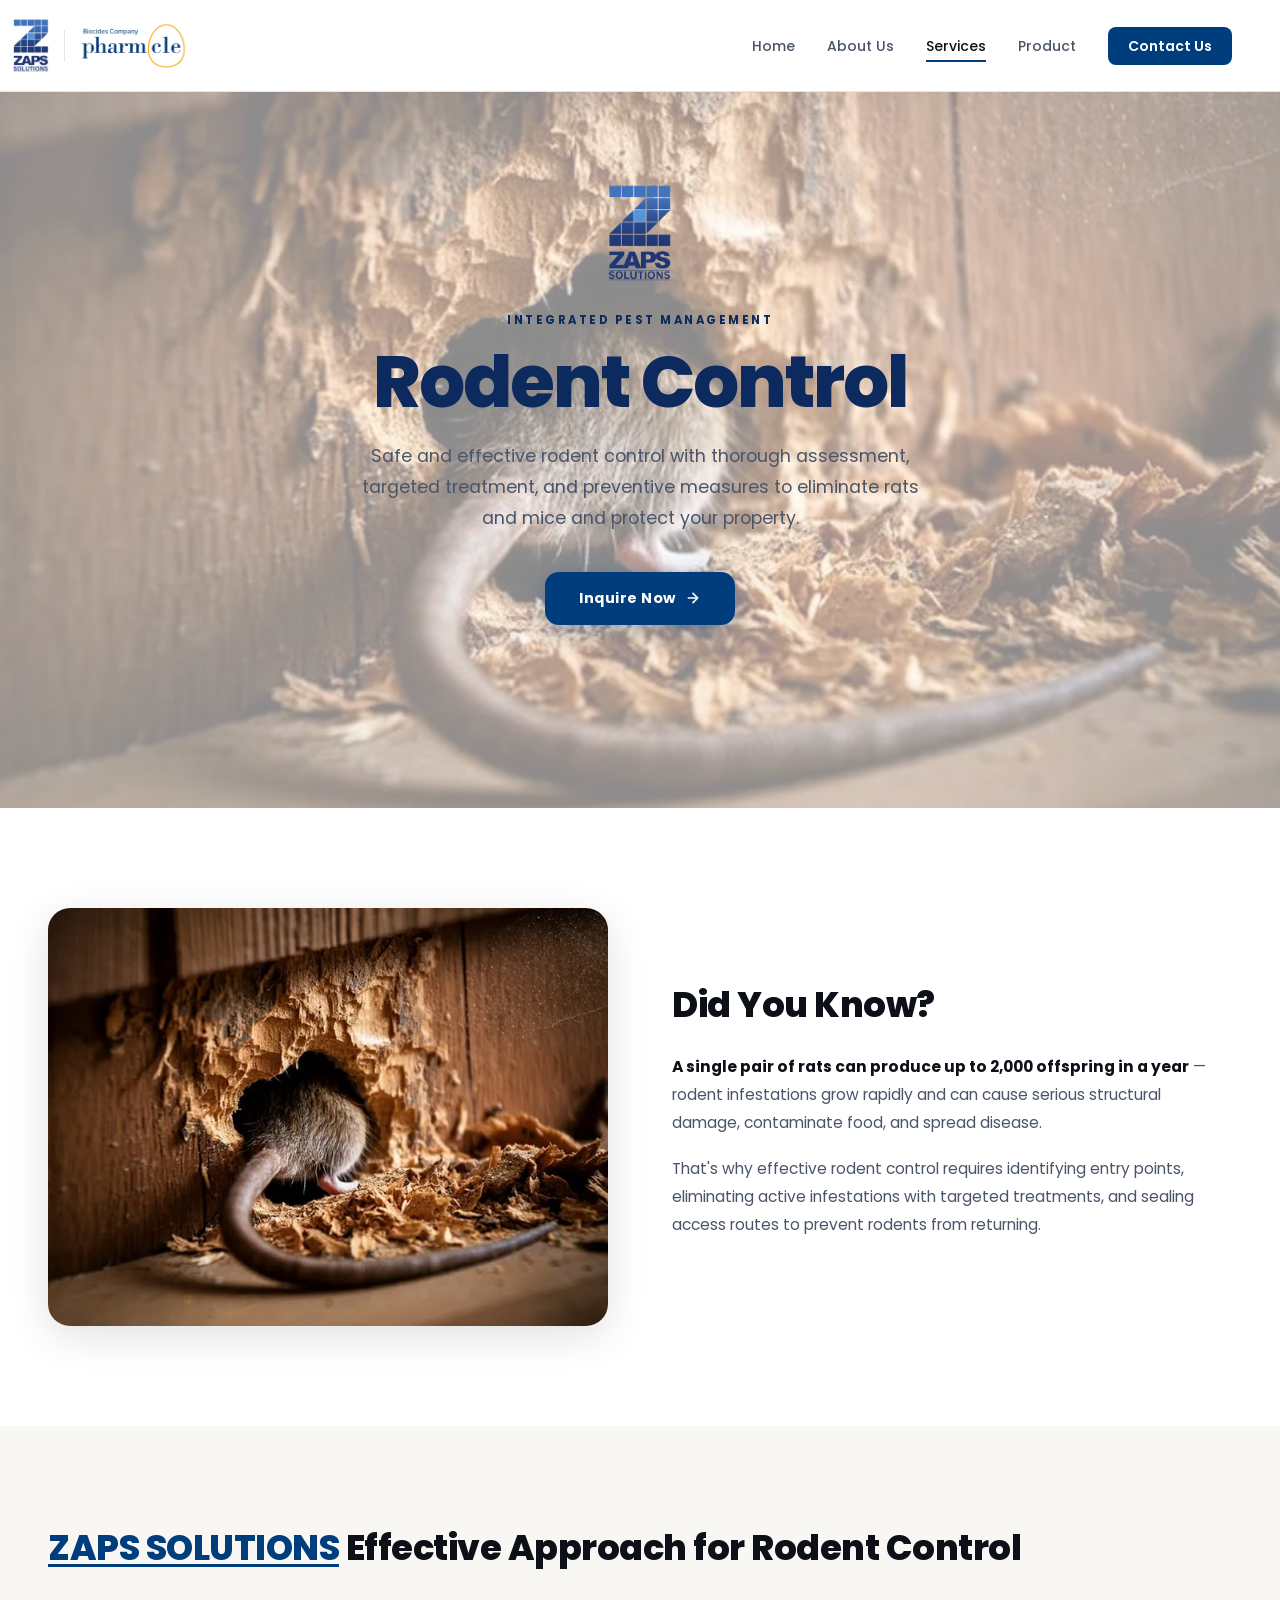
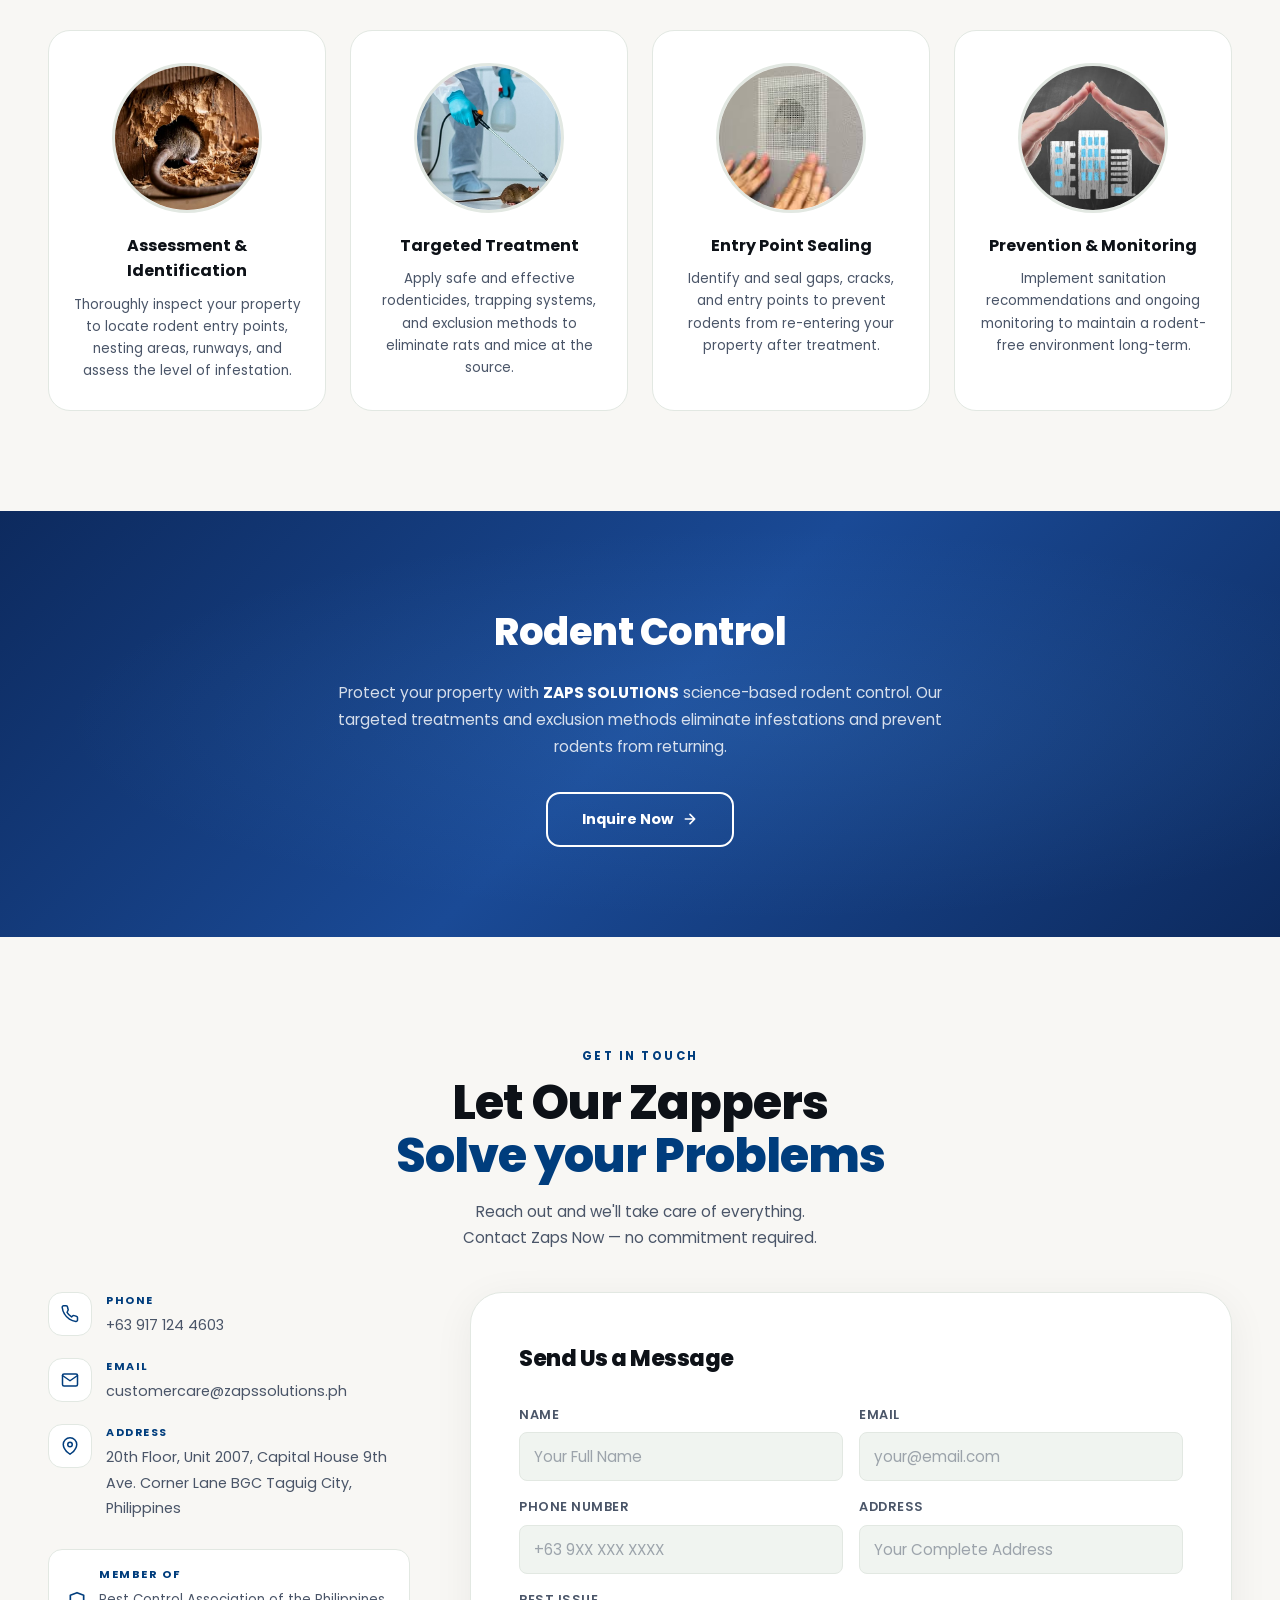
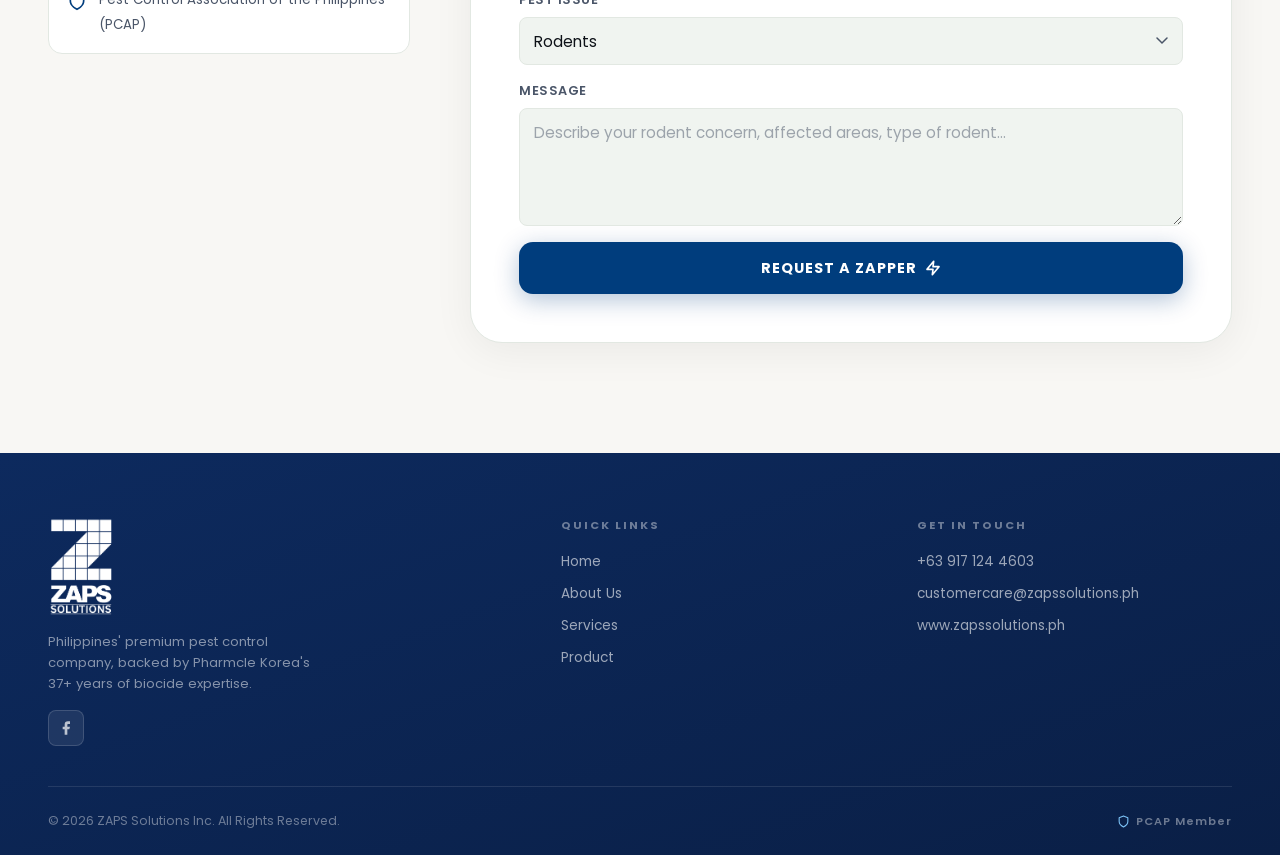
<file: rodent.html>
<!DOCTYPE html>
<html lang="en">
<head>
<meta charset="UTF-8">
<meta name="viewport" content="width=device-width, initial-scale=1.0">
<meta name="description" content="ZAPS Solutions Rodent Control — Safe and effective rat and mice control with thorough assessment, targeted treatment, and preventive measures to protect your property.">
<title>Rodent Control – ZAPS Solutions Inc.</title>
    <link rel="icon" href="images/zaps_logo.png" type="image/png">
<link rel="preconnect" href="https://fonts.googleapis.com">
<link rel="preconnect" href="https://fonts.gstatic.com" crossorigin>
<link href="https://fonts.googleapis.com/css2?family=Poppins:wght@300;400;500;600;700;800&display=swap" rel="stylesheet">
<link rel="stylesheet" href="css/nav.css">
<style>
:root{
  --white:#ffffff;--off-white:#f8f7f4;--ink:#0d1117;--ink-2:#1c2530;--ink-muted:#4a5568;
  --accent:#003D7D;--accent-2:#002d60;--accent-light:#0071BE;--blue-deep:#0f2d52;--blue-mid:#1e4a82;
  --surface:#f0f4f0;--border:#e2e8e2;--nav-h:92px;
  --r-sm:8px;--r-md:14px;--r-lg:22px;--r-xl:32px;--max-w:1220px;--ease:cubic-bezier(0.16,1,0.3,1);
}
*,*::before,*::after{box-sizing:border-box;margin:0;padding:0}
html{scroll-behavior:smooth;scroll-padding-top:calc(var(--nav-h) + 16px);-webkit-text-size-adjust:100%}
body{font-family:'Poppins',sans-serif;background:var(--off-white);color:var(--ink);overflow-x:hidden;line-height:1.6}
img{display:block;max-width:100%}
a{color:inherit;text-decoration:none}
button{font-family:inherit;cursor:pointer}
#progress-bar{position:fixed;top:0;left:0;height:3px;width:0%;background:linear-gradient(90deg,var(--accent-light),var(--accent));z-index:2000;transition:width 0.1s linear}
.hero{position:relative;min-height:calc(100vh - var(--nav-h));display:flex;align-items:center;justify-content:center;padding:clamp(40px,7vw,80px) clamp(16px,4vw,48px);text-align:center;overflow:hidden}
.hero-bg{position:absolute;inset:0;background-image:url('images/rodent.jpg');background-size:cover;background-position:center;transform:scale(1.05);transition:transform 12s ease}
.hero-bg.loaded{transform:scale(1)}
.hero-overlay{position:absolute;inset:0;background:rgba(255,255,255,0.55)}
.hero-content{position:relative;z-index:2;max-width:760px;margin:0 auto}
.hero-brand{display:flex;flex-direction:column;align-items:center;gap:10px;margin-bottom:28px}
.hero-brand img{height:100px;width:auto}
.hero-eyebrow{font-size:0.72rem;font-weight:700;letter-spacing:2.5px;text-transform:uppercase;color:#0d2a5e;margin-bottom:14px}
.hero-title{font-family:'Poppins',sans-serif;font-size:clamp(2.4rem,6vw,4.5rem);font-weight:800;line-height:1.05;letter-spacing:-2px;color:#0d2a5e;margin:12px 0 22px}
.hero-sub{font-size:clamp(0.95rem,2vw,1.1rem);color:#4a5568;line-height:1.75;margin-bottom:38px;max-width:580px;margin-left:0;margin-right:0}
.hero-btn{display:inline-flex;align-items:center;gap:9px;background:var(--accent);color:var(--white);padding:15px 34px;border-radius:var(--r-md);font-family:'Poppins',sans-serif;font-size:0.9rem;font-weight:700;letter-spacing:0.5px;transition:background 0.25s,transform 0.2s,box-shadow 0.25s;box-shadow:0 6px 28px rgba(0,61,125,0.35)}
.hero-btn:hover{background:var(--accent-2);transform:translateY(-2px);box-shadow:0 12px 36px rgba(0,61,125,0.45)}
.dyk-section{background:var(--white);padding:clamp(64px,8vw,100px) clamp(16px,4vw,48px)}
.dyk-inner{max-width:var(--max-w);margin:0 auto;display:grid;grid-template-columns:1fr;gap:48px;align-items:center}
@media(min-width:900px){.dyk-inner{grid-template-columns:1fr 1fr;gap:64px}}
.dyk-img-wrap img{width:100%;height:100%;object-fit:cover;border-radius:var(--r-lg);box-shadow:0 10px 40px rgba(0,0,0,0.12);min-height:320px}
.dyk-text h2{font-family:'Poppins',sans-serif;font-size:clamp(1.6rem,3.5vw,2.2rem);font-weight:800;color:var(--ink);margin-bottom:20px;letter-spacing:-0.5px}
.dyk-text p{font-size:0.97rem;color:var(--ink-muted);line-height:1.8;margin-bottom:18px}
.dyk-text p strong{font-weight:700;color:var(--ink)}
.approach-section{background:var(--off-white);padding:clamp(64px,8vw,100px) clamp(16px,4vw,48px)}
.approach-inner{max-width:var(--max-w);margin:0 auto}
.approach-heading{text-align:left;margin-bottom:clamp(40px,5vw,60px)}
.approach-heading h2{font-family:'Poppins',sans-serif;font-size:clamp(1.5rem,3.5vw,2.2rem);font-weight:800;color:var(--ink);letter-spacing:-0.5px;line-height:1.25}
.approach-heading h2 .hl{color:var(--accent);text-decoration:underline;text-underline-offset:4px}
.approach-grid{display:grid;grid-template-columns:1fr;gap:24px}
@media(min-width:540px){.approach-grid{grid-template-columns:1fr 1fr}}
@media(min-width:700px){.approach-grid{grid-template-columns:repeat(3,1fr)}}
@media(min-width:900px){.approach-grid{grid-template-columns:repeat(4,1fr)}}
.approach-card{background:var(--white);border:1px solid var(--border);border-radius:var(--r-lg);padding:32px 24px 28px;text-align:center;transition:box-shadow 0.25s,transform 0.25s}
.approach-card:hover{box-shadow:0 12px 40px rgba(0,0,0,0.10);transform:translateY(-4px)}
.approach-card-img-wrap{width:150px;height:150px;border-radius:50%;overflow:hidden;margin:0 auto 20px;border:3px solid var(--border)}
.approach-card-img-wrap img{width:100%;height:100%;object-fit:cover}
.approach-card h3{font-family:'Poppins',sans-serif;font-size:1rem;font-weight:700;color:var(--ink);margin-bottom:10px}
.approach-card p{font-size:0.84rem;color:var(--ink-muted);line-height:1.65}
.cta-band{position:relative;overflow:hidden;padding:clamp(60px,7vw,90px) clamp(16px,4vw,48px);text-align:center}
.cta-band-bg{position:absolute;inset:0;background:linear-gradient(135deg,#0d2a5e 0%,#1a4a96 50%,#0d2a5e 100%)}
.cta-band-overlay{position:absolute;inset:0;background:radial-gradient(ellipse at 60% 50%,rgba(100,180,255,0.12) 0%,transparent 65%)}
.cta-band-content{position:relative;z-index:2;max-width:640px;margin:0 auto}
.cta-band-content h2{font-family:'Poppins',sans-serif;font-size:clamp(1.6rem,3.5vw,2.4rem);font-weight:800;color:var(--white);letter-spacing:-0.5px;margin-bottom:16px}
.cta-band-content p{font-size:0.97rem;color:rgba(255,255,255,0.82);margin-bottom:32px;line-height:1.75}
.cta-band-content p strong{font-weight:700;color:var(--white)}
.btn-outline-white{display:inline-flex;align-items:center;gap:9px;background:transparent;color:var(--white);padding:14px 34px;border-radius:var(--r-md);border:2px solid var(--white);font-family:'Poppins',sans-serif;font-size:0.9rem;font-weight:700;transition:background 0.25s,color 0.25s,transform 0.2s}
.btn-outline-white:hover{background:var(--white);color:var(--accent);transform:translateY(-2px)}
#contact{background:var(--off-white);padding:clamp(72px,9vw,110px) clamp(16px,4vw,48px)}
.contact-inner{max-width:var(--max-w);margin:0 auto}
.contact-grid{display:grid;grid-template-columns:1fr;gap:clamp(32px,5vw,60px);align-items:start}
@media(min-width:900px){.contact-grid{grid-template-columns:1fr 1.3fr}}
.contact-title{font-family:'Poppins',sans-serif;font-size:clamp(28px,5vw,48px);font-weight:800;line-height:1.1;letter-spacing:-1px;color:var(--ink);margin-bottom:16px}
.contact-title .hl{color:var(--accent)}
.contact-lead{font-size:0.95rem;color:var(--ink-muted);line-height:1.75;margin-bottom:36px;max-width:440px}
.info-item{display:flex;gap:14px;align-items:flex-start;margin-bottom:20px}
.info-icon{width:44px;height:44px;flex-shrink:0;background:var(--white);border:1px solid var(--border);border-radius:var(--r-md);display:flex;align-items:center;justify-content:center;color:var(--accent)}
.info-text strong{display:block;font-size:0.68rem;letter-spacing:1.5px;text-transform:uppercase;color:var(--accent);margin-bottom:3px;font-weight:700}
.info-text span{font-size:0.9rem;color:var(--ink-muted)}
.pcap-badge{display:flex;align-items:center;gap:12px;background:var(--white);border:1px solid var(--border);border-radius:var(--r-md);padding:16px 18px;margin-top:28px}
.pcap-badge svg{color:var(--accent);flex-shrink:0}
.pcap-badge-text strong{display:block;font-size:0.7rem;letter-spacing:1.5px;text-transform:uppercase;color:var(--accent);margin-bottom:2px}
.pcap-badge-text span{font-size:0.83rem;color:var(--ink-muted)}
.contact-form{background:var(--white);border:1px solid var(--border);border-radius:var(--r-xl);padding:clamp(24px,5vw,48px);box-shadow:0 8px 40px rgba(0,0,0,0.06)}
.form-title{font-family:'Poppins',sans-serif;font-size:1.4rem;font-weight:800;color:var(--ink);margin-bottom:28px;letter-spacing:-0.5px}
.eyebrow{font-size:0.72rem;font-weight:700;letter-spacing:2.5px;text-transform:uppercase;color:var(--accent);margin-bottom:12px}
.form-row{display:grid;grid-template-columns:1fr;gap:16px;margin-bottom:16px}
@media(min-width:540px){.form-row{grid-template-columns:1fr 1fr}}
.form-group{display:flex;flex-direction:column;gap:7px;margin-bottom:16px}
.form-group label{font-size:0.8rem;font-weight:600;letter-spacing:0.5px;color:var(--ink-muted);text-transform:uppercase}
.form-group input,.form-group textarea,.form-group select{background:var(--surface);border:1px solid var(--border);border-radius:var(--r-sm);padding:12px 14px;color:var(--ink);font-family:'Poppins',sans-serif;font-size:0.95rem;outline:none;transition:border-color 0.2s,box-shadow 0.2s;min-height:48px;-webkit-appearance:none;appearance:none}
.form-group input:focus,.form-group textarea:focus,.form-group select:focus{border-color:var(--accent);box-shadow:0 0 0 3px rgba(0,61,125,0.1);background:var(--white)}
.form-group textarea{resize:vertical;min-height:110px}
.form-group select{background-image:url("data:image/svg+xml,%3Csvg xmlns='http://www.w3.org/2000/svg' width='12' height='8' viewBox='0 0 12 8'%3E%3Cpath d='M1 1l5 5 5-5' stroke='%234a5568' stroke-width='1.5' fill='none' stroke-linecap='round'/%3E%3C/svg%3E");background-repeat:no-repeat;background-position:right 14px center;padding-right:38px;background-color:var(--surface);cursor:pointer}
.form-group select option{background:var(--white);color:var(--ink)}
.form-group input::placeholder,.form-group textarea::placeholder{color:var(--ink-muted);opacity:0.5}
.submit-btn{width:100%;background:var(--accent);color:var(--white);border:none;padding:15px;border-radius:var(--r-md);font-family:'Poppins',sans-serif;font-size:0.9rem;font-weight:700;letter-spacing:1px;text-transform:uppercase;transition:background 0.25s,transform 0.2s,box-shadow 0.25s;box-shadow:0 6px 24px rgba(0,61,125,0.3);display:flex;align-items:center;justify-content:center;gap:8px;min-height:52px}
.submit-btn:hover{background:var(--accent-2);transform:translateY(-1px);box-shadow:0 10px 32px rgba(0,61,125,0.38)}
.reveal{opacity:0;transform:translateY(32px);transition:opacity 0.65s var(--ease),transform 0.65s var(--ease)}
.reveal.visible{opacity:1;transform:none}
.reveal-left{opacity:0;transform:translateX(-32px);transition:opacity 0.65s var(--ease),transform 0.65s var(--ease)}
.reveal-left.visible{opacity:1;transform:none}
.reveal-right{opacity:0;transform:translateX(32px);transition:opacity 0.65s var(--ease),transform 0.65s var(--ease)}
.reveal-right.visible{opacity:1;transform:none}
.delay-1{transition-delay:0.12s}.delay-2{transition-delay:0.22s}.delay-3{transition-delay:0.32s}.delay-4{transition-delay:0.42s}

/* ── Footer ── */
footer{background:linear-gradient(160deg,#0d2a5e 0%,#0a1f46 100%);padding:clamp(40px,6vw,64px) clamp(16px,4vw,48px) 24px}
.footer-inner{max-width:var(--max-w);margin:0 auto;display:grid;grid-template-columns:1fr;gap:40px;text-align:left}
@media(min-width:640px){.footer-inner{grid-template-columns:1.5fr 1fr 1fr;text-align:left}}
.footer-logo{height:100px;width:auto;filter:brightness(0) invert(1);margin-bottom:14px;display:block;margin-left:0;margin-right:0}
@media(min-width:640px){.footer-logo{margin-left:0;margin-right:0}}
.footer-tagline{font-size:0.82rem;color:rgba(255,255,255,0.5);line-height:1.6;max-width:280px;margin:0}
@media(min-width:640px){.footer-tagline{margin:0}}
.footer-socials{display:flex;gap:8px;margin-top:16px;justify-content:flex-start}
@media(min-width:640px){.footer-socials{justify-content:flex-start}}
.footer-social-btn{display:flex;align-items:center;justify-content:center;width:36px;height:36px;border-radius:8px;background:rgba(255,255,255,0.08);border:1px solid rgba(255,255,255,0.15);color:rgba(255,255,255,0.7);transition:background 0.2s,color 0.2s}
.footer-social-btn:hover{background:rgba(255,255,255,0.16);color:#fff}
.footer-col-title{font-size:0.7rem;font-weight:700;letter-spacing:2px;text-transform:uppercase;color:rgba(255,255,255,0.4);margin-bottom:16px}
.footer-links{display:flex;flex-direction:column;gap:10px;align-items:center}
@media(min-width:640px){.footer-links{align-items:flex-start}}
.footer-links a{font-size:0.85rem;color:rgba(255,255,255,0.6);transition:color 0.2s}
.footer-links a:hover{color:var(--white)}
.footer-bottom{max-width:var(--max-w);margin:40px auto 0;padding-top:24px;border-top:1px solid rgba(255,255,255,0.10);display:flex;flex-wrap:wrap;gap:12px;align-items:center;justify-content:space-between}
.footer-copy{font-size:0.78rem;color:rgba(255,255,255,0.4)}
.footer-pcap{display:flex;align-items:center;gap:6px;font-size:0.7rem;color:rgba(255,255,255,0.4);font-weight:600;letter-spacing:1px}
.footer-pcap svg{color:#7dc4f8}
</style>
</head>
<body>
<div id="progress-bar"></div>
<div id="nav-placeholder"></div>

<section id="hero" class="hero" aria-label="Rodent Control">
  <div class="hero-bg" id="hero-bg" aria-hidden="true"></div>
  <div class="hero-overlay" aria-hidden="true"></div>
  <div class="hero-content">
    <div class="hero-brand"><img src="images/zaps_logo.png" alt="ZAPS Solutions Inc." loading="eager"></div>
    <div class="hero-eyebrow">Integrated Pest Management</div>
    <h1 class="hero-title">Rodent Control</h1>
    <p class="hero-sub">Safe and effective rodent control with thorough assessment, targeted treatment, and preventive measures to eliminate rats and mice and protect your property.</p>
    <a href="#contact" class="hero-btn">Inquire Now <svg width="16" height="16" viewBox="0 0 24 24" fill="none" stroke="currentColor" stroke-width="2.5" stroke-linecap="round" stroke-linejoin="round" aria-hidden="true"><path d="M5 12h14M12 5l7 7-7 7"/></svg></a>
  </div>
</section>

<section class="dyk-section" aria-label="Did You Know">
  <div class="dyk-inner">
    <div class="dyk-img-wrap reveal-left"><img src="images/rodent.jpg" alt="Rodent Control" loading="lazy"></div>
    <div class="dyk-text reveal-right">
      <h2>Did You Know?</h2>
      <p><strong>A single pair of rats can produce up to 2,000 offspring in a year</strong> — rodent infestations grow rapidly and can cause serious structural damage, contaminate food, and spread disease.</p>
      <p>That's why effective rodent control requires identifying entry points, eliminating active infestations with targeted treatments, and sealing access routes to prevent rodents from returning.</p>
    </div>
  </div>
</section>

<section class="approach-section" aria-label="Our Approach">
  <div class="approach-inner">
    <div class="approach-heading reveal"><h2><span class="hl">ZAPS SOLUTIONS</span> Effective Approach for Rodent Control</h2></div>
    <div class="approach-grid">
      <div class="approach-card reveal delay-1">
        <div class="approach-card-img-wrap"><img src="images/rodent.jpg" alt="Assessment &amp; Identification" loading="lazy"></div>
        <h3>Assessment &amp; Identification</h3>
        <p>Thoroughly inspect your property to locate rodent entry points, nesting areas, runways, and assess the level of infestation.</p>
      </div>
      <div class="approach-card reveal delay-2">
        <div class="approach-card-img-wrap"><img src="images/trodent.jpg" alt="Targeted Treatment" loading="lazy"></div>
        <h3>Targeted Treatment</h3>
        <p>Apply safe and effective rodenticides, trapping systems, and exclusion methods to eliminate rats and mice at the source.</p>
      </div>
      <div class="approach-card reveal delay-3">
        <div class="approach-card-img-wrap"><img src="images/seal.jpg" alt="Entry Point Sealing" loading="lazy"></div>
        <h3>Entry Point Sealing</h3>
        <p>Identify and seal gaps, cracks, and entry points to prevent rodents from re-entering your property after treatment.</p>
      </div>
      <div class="approach-card reveal delay-4">
        <div class="approach-card-img-wrap"><img src="images/longterm.jpg" alt="Prevention &amp; Monitoring" loading="lazy"></div>
        <h3>Prevention &amp; Monitoring</h3>
        <p>Implement sanitation recommendations and ongoing monitoring to maintain a rodent-free environment long-term.</p>
      </div>
    </div>
  </div>
</section>

<div class="cta-band" aria-label="Call to action">
  <div class="cta-band-bg" aria-hidden="true"></div>
  <div class="cta-band-overlay" aria-hidden="true"></div>
  <div class="cta-band-content reveal">
    <h2>Rodent Control</h2>
    <p>Protect your property with <strong>ZAPS SOLUTIONS</strong> science-based rodent control. Our targeted treatments and exclusion methods eliminate infestations and prevent rodents from returning.</p>
    <a href="#contact" class="btn-outline-white">Inquire Now <svg width="16" height="16" viewBox="0 0 24 24" fill="none" stroke="currentColor" stroke-width="2.5" stroke-linecap="round" stroke-linejoin="round" aria-hidden="true"><path d="M5 12h14M12 5l7 7-7 7"/></svg></a>
  </div>
</div>

<section id="contact" aria-label="Contact Us">
  <div class="contact-inner">
    <div class="contact-header reveal" style="text-align:center;margin-bottom:40px;">
      <div class="eyebrow" style="justify-content:center;">Get In Touch</div>
      <h2 class="contact-title">Let Our Zappers<br><span class="hl">Solve your Problems</span></h2>
      <p class="contact-lead" style="max-width:none;margin:0 auto 0;">Reach out and we'll take care of everything.<br>Contact Zaps Now — no commitment required.</p>
    </div>
    <div class="contact-grid">
      <div class="reveal">
        <div class="info-item">
          <div class="info-icon">
            <svg width="18" height="18" viewBox="0 0 24 24" fill="none" stroke="currentColor" stroke-width="2" stroke-linecap="round" stroke-linejoin="round" aria-hidden="true"><path d="M22 16.92v3a2 2 0 0 1-2.18 2 19.79 19.79 0 0 1-8.63-3.07A19.5 19.5 0 0 1 4.69 12a19.79 19.79 0 0 1-3.07-8.67A2 2 0 0 1 3.77 1h3a2 2 0 0 1 2 1.72 12.84 12.84 0 0 0 .7 2.81 2 2 0 0 1-.45 2.11L8.09 9.91a16 16 0 0 0 6 6l1.27-1.27a2 2 0 0 1 2.11-.45 12.84 12.84 0 0 0 2.81.7A2 2 0 0 1 22 16.92z"/></svg>
          </div>
          <div class="info-text"><strong>Phone</strong><span>+63 917 124 4603</span></div>
        </div>
        <div class="info-item">
          <div class="info-icon">
            <svg width="18" height="18" viewBox="0 0 24 24" fill="none" stroke="currentColor" stroke-width="2" stroke-linecap="round" stroke-linejoin="round" aria-hidden="true"><path d="M4 4h16c1.1 0 2 .9 2 2v12c0 1.1-.9 2-2 2H4c-1.1 0-2-.9-2-2V6c0-1.1.9-2 2-2z"/><polyline points="22,6 12,13 2,6"/></svg>
          </div>
          <div class="info-text"><strong>Email</strong><span>customercare@zapssolutions.ph</span></div>
        </div>
        <div class="info-item">
          <div class="info-icon">
            <svg width="18" height="18" viewBox="0 0 24 24" fill="none" stroke="currentColor" stroke-width="2" stroke-linecap="round" stroke-linejoin="round" aria-hidden="true"><path d="M21 10c0 7-9 13-9 13s-9-6-9-13a9 9 0 0 1 18 0z"/><circle cx="12" cy="10" r="3"/></svg>
          </div>
          <div class="info-text"><strong>Address</strong><span>20th Floor, Unit 2007, Capital House 9th Ave. Corner Lane BGC Taguig City, Philippines</span></div>
        </div>
        <div class="pcap-badge">
          <svg width="20" height="20" viewBox="0 0 24 24" fill="none" stroke="currentColor" stroke-width="2" stroke-linecap="round" stroke-linejoin="round" aria-hidden="true"><path d="M12 22s8-4 8-10V5l-8-3-8 3v7c0 6 8 10 8 10z"/></svg>
          <div class="pcap-badge-text">
            <strong>Member Of</strong>
            <span>Pest Control Association of the Philippines (PCAP)</span>
          </div>
        </div>
      </div>
      <div class="contact-form reveal delay-1">
        <h3 class="form-title">Send Us a Message</h3>
        <form id="contact-form" action="https://formsubmit.co/customercare@zapssolutions.ph" method="POST" novalidate>
          <input type="hidden" name="_captcha" value="false">
          <input type="hidden" name="_subject" value="Rodent Control Inquiry — ZAPS Solutions">
          <input type="hidden" name="_template" value="table">
          <input type="hidden" name="_next" value="https://shinano21.github.io/Web_Zaps/thankyou.html">
          <input type="text" name="_honey" style="display:none" tabindex="-1" autocomplete="off">
          <div class="form-row">
            <div class="form-group" style="margin-bottom:0"><label for="f-name">Name</label><input id="f-name" name="Full Name" type="text" placeholder="Your Full Name" autocomplete="name" required></div>
            <div class="form-group" style="margin-bottom:0"><label for="f-email">Email</label><input id="f-email" name="Email" type="email" placeholder="your@email.com" autocomplete="email" required></div>
          </div>
          <div class="form-row">
            <div class="form-group" style="margin-bottom:0"><label for="f-phone">Phone Number</label><input id="f-phone" name="Phone Number" type="tel" placeholder="+63 9XX XXX XXXX" autocomplete="tel" required></div>
            <div class="form-group" style="margin-bottom:0"><label for="f-address">Address</label><input id="f-address" name="Address" type="text" placeholder="Your Complete Address" autocomplete="street-address" required></div>
          </div>
          <div class="form-group">
            <label for="f-pest">Pest Issue</label>
            <select id="f-pest" name="Pest Issue" required>
              <option value="Rodents" selected>Rodents</option>
              <option>Cockroaches</option><option>Flying Pest</option><option>Termites</option><option>Bed Bugs</option><option>Ants</option><option>Other</option>
            </select>
          </div>
          <div class="form-group"><label for="f-message">Message</label><textarea id="f-message" name="Message" placeholder="Describe your rodent concern, affected areas, type of rodent…" rows="4"></textarea></div>
          <button class="submit-btn" type="submit">Request a Zapper <svg width="16" height="16" viewBox="0 0 24 24" fill="none" stroke="currentColor" stroke-width="2.5" stroke-linecap="round" stroke-linejoin="round" aria-hidden="true"><polygon points="13 2 3 14 12 14 11 22 21 10 12 10 13 2"/></svg></button>
        </form>
      </div>
    </div>
  </div>
</section>

<div id="site-footer"></div>

<script>
(function(){
'use strict';
const bar=document.getElementById('progress-bar');
function updateProgress(){const s=window.scrollY,d=document.documentElement.scrollHeight-window.innerHeight;bar.style.width=(d>0?(s/d)*100:0)+'%'}
window.addEventListener('scroll',updateProgress,{passive:true});
function setupNav(){
const nav=document.getElementById('main-nav'),menuBtn=document.getElementById('menu-btn'),sidebar=document.getElementById('nav-sidebar'),overlay=document.getElementById('nav-overlay'),closeBtn=document.getElementById('sidebar-close');
window.addEventListener('scroll',function(){if(nav)nav.classList.toggle('scrolled',window.scrollY>40)},{passive:true});
if(menuBtn&&sidebar&&overlay){
  function openSidebar(){sidebar.classList.add('open');overlay.classList.add('open');menuBtn.setAttribute('aria-expanded','true');document.body.style.overflow='hidden';if(closeBtn)closeBtn.focus()}
  function closeSidebar(){sidebar.classList.remove('open');overlay.classList.remove('open');menuBtn.setAttribute('aria-expanded','false');document.body.style.overflow='';menuBtn.focus()}
  menuBtn.addEventListener('click',openSidebar);overlay.addEventListener('click',closeSidebar);
  if(closeBtn)closeBtn.addEventListener('click',closeSidebar);
  sidebar.querySelectorAll('a').forEach(function(a){a.addEventListener('click',closeSidebar)});
  document.addEventListener('keydown',function(e){if(e.key==='Escape'&&sidebar.classList.contains('open'))closeSidebar()});
}
}
function loadNav(){
  fetch('nav.html')
    .then(function(r){ return r.text(); })
    .then(function(html){
      var el=document.getElementById('nav-placeholder');
      if(el){
        el.insertAdjacentHTML('beforebegin',html);el.remove();
        setupNav();
        document.querySelectorAll('[data-nav="services"]').forEach(function(a){ a.classList.add('active'); });
      }
    })
    .catch(function(){});
}
loadNav();
fetch('footer.html')
  .then(function(r){ return r.text(); })
  .then(function(html){
    var el = document.getElementById('site-footer');
    if(el) el.innerHTML = html;
  })
  .catch(function(){});
const heroBg=document.getElementById('hero-bg');
if(heroBg){const img=new Image();img.src='images/rodent.jpg';img.onload=function(){heroBg.classList.add('loaded')}}
const allReveal=document.querySelectorAll('.reveal,.reveal-left,.reveal-right');
if('IntersectionObserver' in window){const obs=new IntersectionObserver(function(entries){entries.forEach(function(e){if(e.isIntersecting){e.target.classList.add('visible');obs.unobserve(e.target)}})},{threshold:0.1,rootMargin:'0px 0px -50px 0px'});allReveal.forEach(function(el){obs.observe(el)})}else{allReveal.forEach(function(el){el.classList.add('visible')})}
})();
</script>
<script>
if ("serviceWorker" in navigator) {
  navigator.serviceWorker.register("./sw.js").then(function(reg) {
    if (!sessionStorage.getItem("sw-session")) {
      sessionStorage.setItem("sw-session", "1");
      var ctrl = navigator.serviceWorker.controller;
      if (ctrl) ctrl.postMessage("clear");
    }
  });
}
</script>
</body>
</html>
</file>
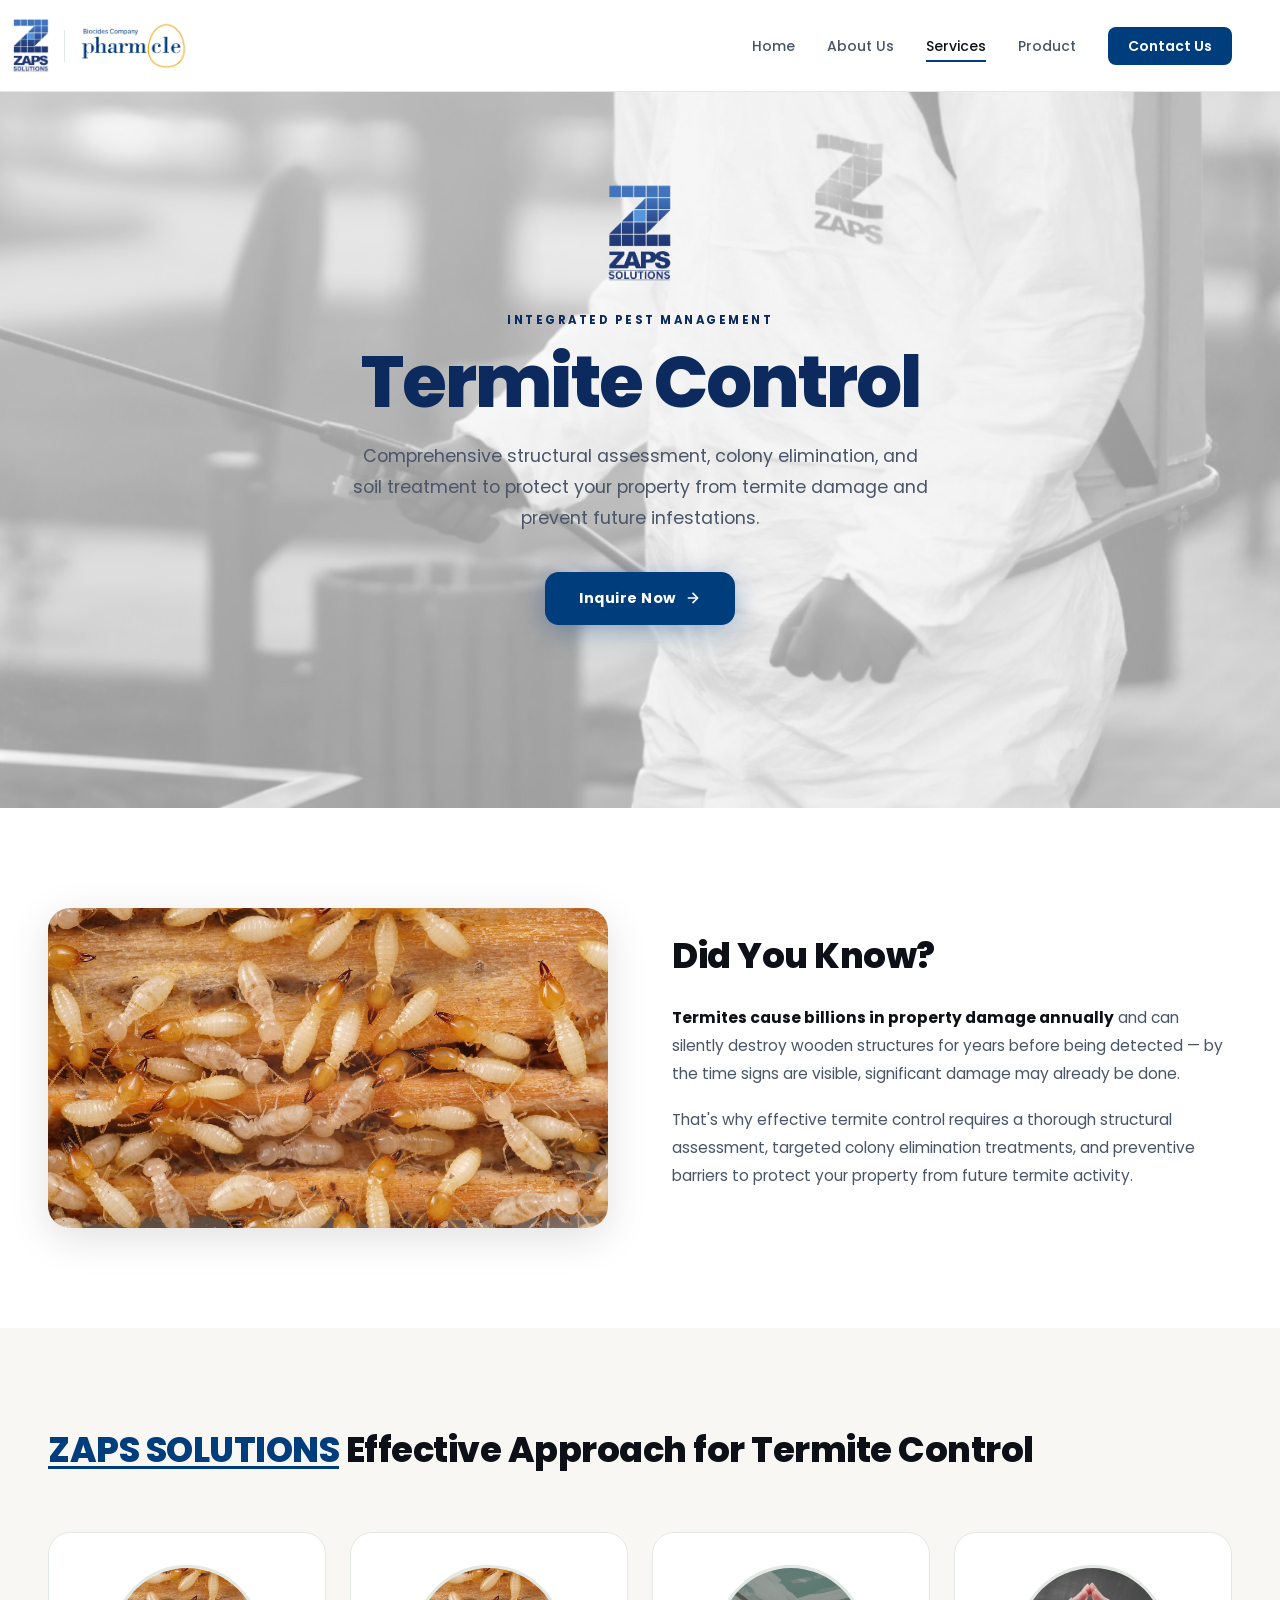
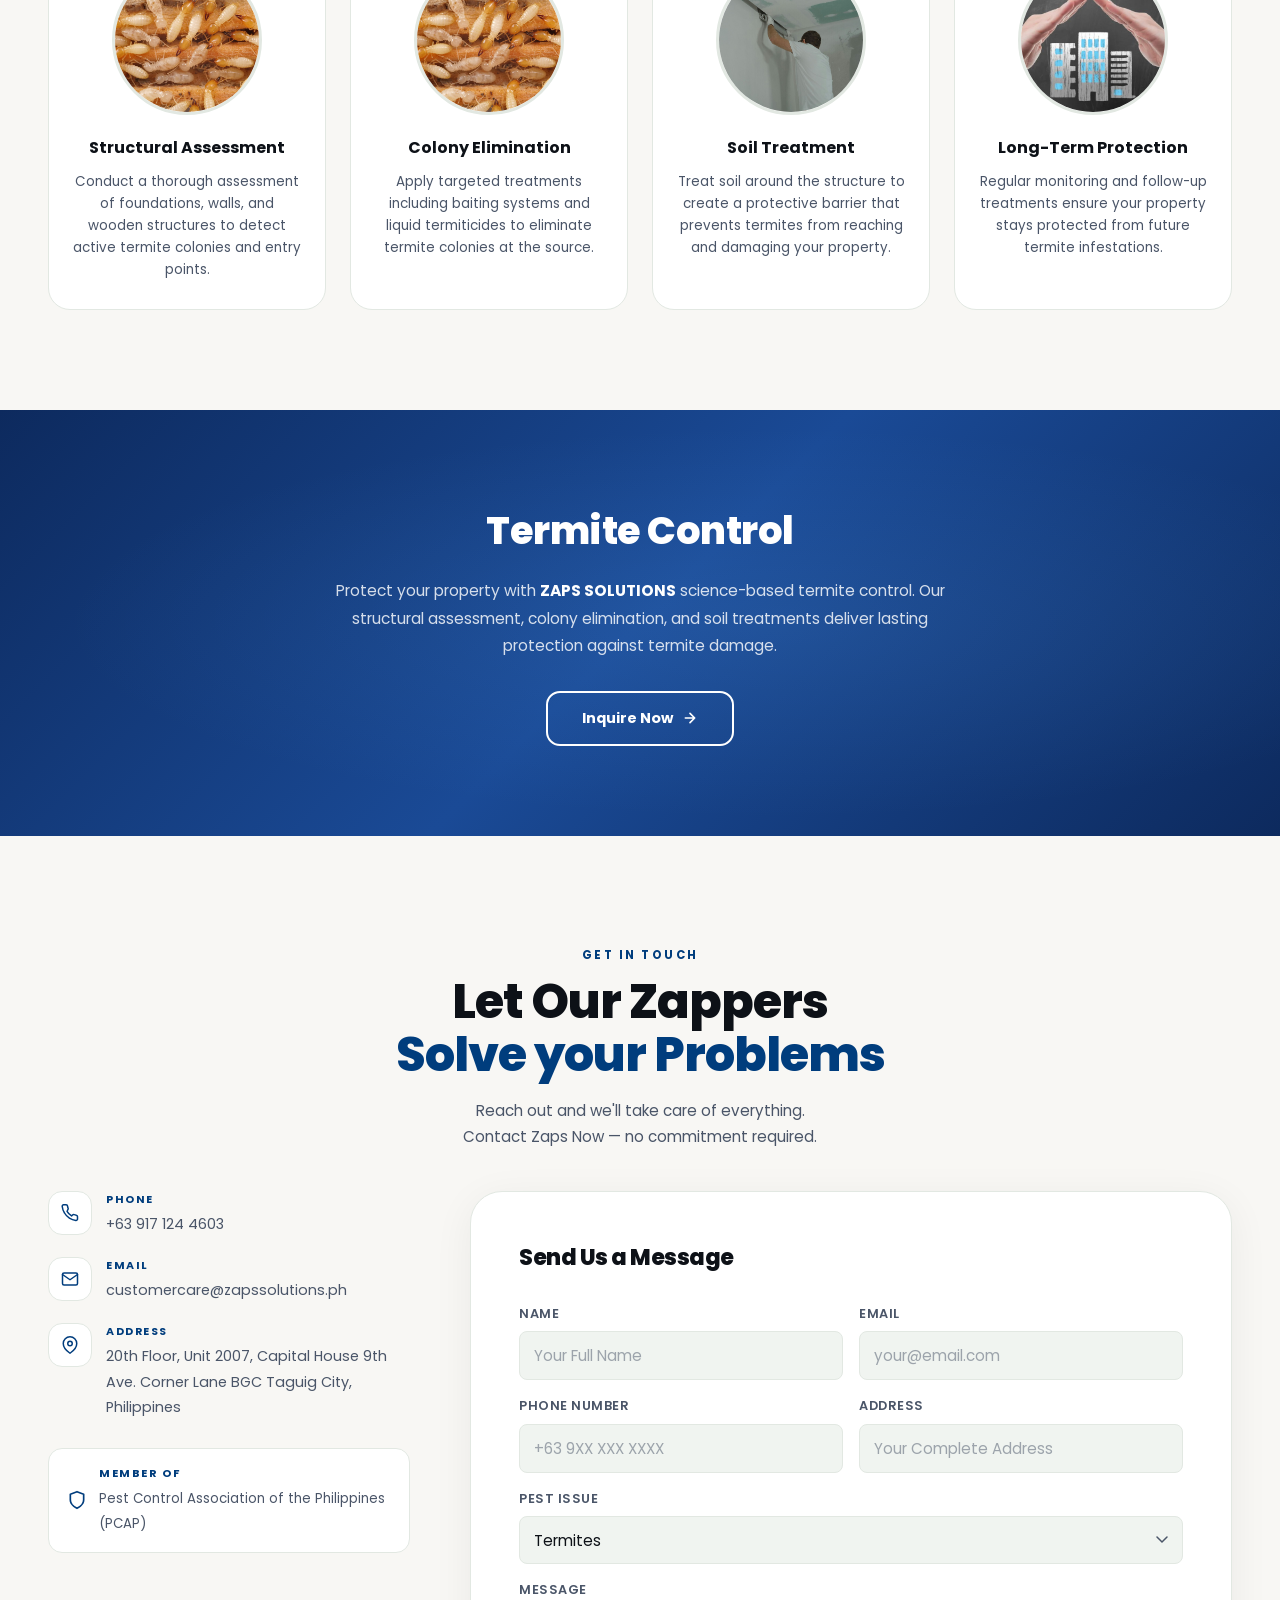
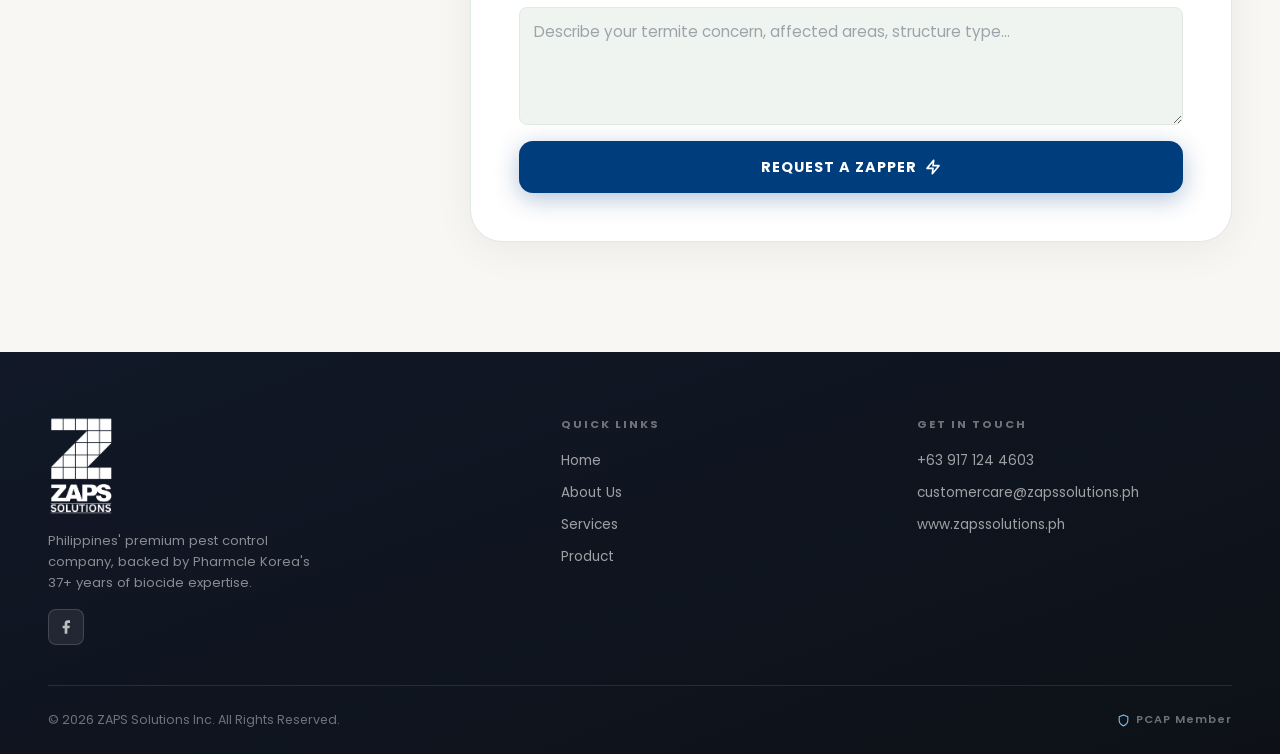
<file: termite.html>
<!DOCTYPE html>
<html lang="en">
<head>
<meta charset="UTF-8">
<meta name="viewport" content="width=device-width, initial-scale=1.0">
<meta name="description" content="ZAPS Solutions Termite Control — Comprehensive termite assessment, targeted treatment, and long-term structural protection against termite damage.">
<title>Termite Control – ZAPS Solutions Inc.</title>
    <link rel="icon" href="images/zaps_logo.png" type="image/png">
<link rel="preconnect" href="https://fonts.googleapis.com">
<link rel="preconnect" href="https://fonts.gstatic.com" crossorigin>
<link href="https://fonts.googleapis.com/css2?family=Poppins:wght@300;400;500;600;700;800&display=swap" rel="stylesheet">
<link rel="stylesheet" href="css/nav.css">
<style>
:root{
  --white:#ffffff;--off-white:#f8f7f4;--ink:#0d1117;--ink-2:#1c2530;--ink-muted:#4a5568;
  --accent:#003D7D;--accent-2:#002d60;--accent-light:#0071BE;--blue-deep:#0f2d52;--blue-mid:#1e4a82;
  --surface:#f0f4f0;--border:#e2e8e2;--nav-h:92px;
  --r-sm:8px;--r-md:14px;--r-lg:22px;--r-xl:32px;--max-w:1220px;--ease:cubic-bezier(0.16,1,0.3,1);
}
*,*::before,*::after{box-sizing:border-box;margin:0;padding:0}
html{scroll-behavior:smooth;scroll-padding-top:calc(var(--nav-h) + 16px);-webkit-text-size-adjust:100%}
body{font-family:'Poppins',sans-serif;background:var(--off-white);color:var(--ink);overflow-x:hidden;line-height:1.6}
img{display:block;max-width:100%}
a{color:inherit;text-decoration:none}
button{font-family:inherit;cursor:pointer}
#progress-bar{position:fixed;top:0;left:0;height:3px;width:0%;background:linear-gradient(90deg,var(--accent-light),var(--accent));z-index:2000;transition:width 0.1s linear}
.hero{position:relative;min-height:calc(100vh - var(--nav-h));display:flex;align-items:center;justify-content:center;padding:clamp(40px,7vw,80px) clamp(16px,4vw,48px);text-align:center;overflow:hidden}
.hero-bg{position:absolute;inset:0;background-image:url('images/cockr.jpg');background-size:cover;background-position:center;transform:scale(1.05);transition:transform 12s ease}
.hero-bg.loaded{transform:scale(1)}
.hero-overlay{position:absolute;inset:0;background:rgba(255,255,255,0.55)}
.hero-content{position:relative;z-index:2;max-width:760px;margin:0 auto}
.hero-brand{display:flex;flex-direction:column;align-items:center;gap:10px;margin-bottom:28px}
.hero-brand img{height:100px;width:auto}
.hero-eyebrow{font-size:0.72rem;font-weight:700;letter-spacing:2.5px;text-transform:uppercase;color:#0d2a5e;margin-bottom:14px}
.hero-title{font-family:'Poppins',sans-serif;font-size:clamp(2.4rem,6vw,4.5rem);font-weight:800;line-height:1.05;letter-spacing:-2px;color:#0d2a5e;margin:12px 0 22px}
.hero-sub{font-size:clamp(0.95rem,2vw,1.1rem);color:#4a5568;line-height:1.75;margin-bottom:38px;max-width:580px;margin-left:auto;margin-right:auto}
.hero-btn{display:inline-flex;align-items:center;gap:9px;background:var(--accent);color:var(--white);padding:15px 34px;border-radius:var(--r-md);font-family:'Poppins',sans-serif;font-size:0.9rem;font-weight:700;letter-spacing:0.5px;transition:background 0.25s,transform 0.2s,box-shadow 0.25s;box-shadow:0 6px 28px rgba(0,61,125,0.35)}
.hero-btn:hover{background:var(--accent-2);transform:translateY(-2px);box-shadow:0 12px 36px rgba(0,61,125,0.45)}
.dyk-section{background:var(--white);padding:clamp(64px,8vw,100px) clamp(16px,4vw,48px)}
.dyk-inner{max-width:var(--max-w);margin:0 auto;display:grid;grid-template-columns:1fr;gap:48px;align-items:center}
@media(min-width:900px){.dyk-inner{grid-template-columns:1fr 1fr;gap:64px}}
.dyk-img-wrap img{width:100%;height:100%;object-fit:cover;border-radius:var(--r-lg);box-shadow:0 10px 40px rgba(0,0,0,0.12);min-height:320px}
.dyk-text h2{font-family:'Poppins',sans-serif;font-size:clamp(1.6rem,3.5vw,2.2rem);font-weight:800;color:var(--ink);margin-bottom:20px;letter-spacing:-0.5px}
.dyk-text p{font-size:0.97rem;color:var(--ink-muted);line-height:1.8;margin-bottom:18px}
.dyk-text p strong{font-weight:700;color:var(--ink)}
.approach-section{background:var(--off-white);padding:clamp(64px,8vw,100px) clamp(16px,4vw,48px)}
.approach-inner{max-width:var(--max-w);margin:0 auto}
.approach-heading{text-align:left;margin-bottom:clamp(40px,5vw,60px)}
.approach-heading h2{font-family:'Poppins',sans-serif;font-size:clamp(1.5rem,3.5vw,2.2rem);font-weight:800;color:var(--ink);letter-spacing:-0.5px;line-height:1.25}
.approach-heading h2 .hl{color:var(--accent);text-decoration:underline;text-underline-offset:4px}
.approach-grid{display:grid;grid-template-columns:1fr;gap:24px}
@media(min-width:540px){.approach-grid{grid-template-columns:1fr 1fr}}
@media(min-width:700px){.approach-grid{grid-template-columns:repeat(3,1fr)}}
@media(min-width:900px){.approach-grid{grid-template-columns:repeat(4,1fr)}}
.approach-card{background:var(--white);border:1px solid var(--border);border-radius:var(--r-lg);padding:32px 24px 28px;text-align:center;transition:box-shadow 0.25s,transform 0.25s}
.approach-card:hover{box-shadow:0 12px 40px rgba(0,0,0,0.10);transform:translateY(-4px)}
.approach-card-img-wrap{width:150px;height:150px;border-radius:50%;overflow:hidden;margin:0 auto 20px;border:3px solid var(--border)}
.approach-card-img-wrap img{width:100%;height:100%;object-fit:cover}
.approach-card h3{font-family:'Poppins',sans-serif;font-size:1rem;font-weight:700;color:var(--ink);margin-bottom:10px}
.approach-card p{font-size:0.84rem;color:var(--ink-muted);line-height:1.65}
.cta-band{position:relative;overflow:hidden;padding:clamp(60px,7vw,90px) clamp(16px,4vw,48px);text-align:center}
.cta-band-bg{position:absolute;inset:0;background:linear-gradient(135deg,#0d2a5e 0%,#1a4a96 50%,#0d2a5e 100%)}
.cta-band-overlay{position:absolute;inset:0;background:radial-gradient(ellipse at 60% 50%,rgba(100,180,255,0.12) 0%,transparent 65%)}
.cta-band-content{position:relative;z-index:2;max-width:640px;margin:0 auto}
.cta-band-content h2{font-family:'Poppins',sans-serif;font-size:clamp(1.6rem,3.5vw,2.4rem);font-weight:800;color:var(--white);letter-spacing:-0.5px;margin-bottom:16px}
.cta-band-content p{font-size:0.97rem;color:rgba(255,255,255,0.82);margin-bottom:32px;line-height:1.75}
.cta-band-content p strong{font-weight:700;color:var(--white)}
.btn-outline-white{display:inline-flex;align-items:center;gap:9px;background:transparent;color:var(--white);padding:14px 34px;border-radius:var(--r-md);border:2px solid var(--white);font-family:'Poppins',sans-serif;font-size:0.9rem;font-weight:700;transition:background 0.25s,color 0.25s,transform 0.2s}
.btn-outline-white:hover{background:var(--white);color:var(--accent);transform:translateY(-2px)}
#contact{background:var(--off-white);padding:clamp(72px,9vw,110px) clamp(16px,4vw,48px)}
.contact-inner{max-width:var(--max-w);margin:0 auto}
.contact-grid{display:grid;grid-template-columns:1fr;gap:clamp(32px,5vw,60px);align-items:start}
@media(min-width:900px){.contact-grid{grid-template-columns:1fr 1.3fr}}
.contact-title{font-family:'Poppins',sans-serif;font-size:clamp(28px,5vw,48px);font-weight:800;line-height:1.1;letter-spacing:-1px;color:var(--ink);margin-bottom:16px}
.contact-title .hl{color:var(--accent)}
.contact-lead{font-size:0.95rem;color:var(--ink-muted);line-height:1.75;margin-bottom:36px;max-width:440px}
.info-item{display:flex;gap:14px;align-items:flex-start;margin-bottom:20px}
.info-icon{width:44px;height:44px;flex-shrink:0;background:var(--white);border:1px solid var(--border);border-radius:var(--r-md);display:flex;align-items:center;justify-content:center;color:var(--accent)}
.info-text strong{display:block;font-size:0.68rem;letter-spacing:1.5px;text-transform:uppercase;color:var(--accent);margin-bottom:3px;font-weight:700}
.info-text span{font-size:0.9rem;color:var(--ink-muted)}
.pcap-badge{display:flex;align-items:center;gap:12px;background:var(--white);border:1px solid var(--border);border-radius:var(--r-md);padding:16px 18px;margin-top:28px}
.pcap-badge svg{color:var(--accent);flex-shrink:0}
.pcap-badge-text strong{display:block;font-size:0.7rem;letter-spacing:1.5px;text-transform:uppercase;color:var(--accent);margin-bottom:2px}
.pcap-badge-text span{font-size:0.83rem;color:var(--ink-muted)}
.contact-form{background:var(--white);border:1px solid var(--border);border-radius:var(--r-xl);padding:clamp(24px,5vw,48px);box-shadow:0 8px 40px rgba(0,0,0,0.06)}
.form-title{font-family:'Poppins',sans-serif;font-size:1.4rem;font-weight:800;color:var(--ink);margin-bottom:28px;letter-spacing:-0.5px}
.eyebrow{font-size:0.72rem;font-weight:700;letter-spacing:2.5px;text-transform:uppercase;color:var(--accent);margin-bottom:12px}
.form-row{display:grid;grid-template-columns:1fr;gap:16px;margin-bottom:16px}
@media(min-width:540px){.form-row{grid-template-columns:1fr 1fr}}
.form-group{display:flex;flex-direction:column;gap:7px;margin-bottom:16px}
.form-group label{font-size:0.8rem;font-weight:600;letter-spacing:0.5px;color:var(--ink-muted);text-transform:uppercase}
.form-group input,.form-group textarea,.form-group select{background:var(--surface);border:1px solid var(--border);border-radius:var(--r-sm);padding:12px 14px;color:var(--ink);font-family:'Poppins',sans-serif;font-size:0.95rem;outline:none;transition:border-color 0.2s,box-shadow 0.2s;min-height:48px;-webkit-appearance:none;appearance:none}
.form-group input:focus,.form-group textarea:focus,.form-group select:focus{border-color:var(--accent);box-shadow:0 0 0 3px rgba(0,61,125,0.1);background:var(--white)}
.form-group textarea{resize:vertical;min-height:110px}
.form-group select{background-image:url("data:image/svg+xml,%3Csvg xmlns='http://www.w3.org/2000/svg' width='12' height='8' viewBox='0 0 12 8'%3E%3Cpath d='M1 1l5 5 5-5' stroke='%234a5568' stroke-width='1.5' fill='none' stroke-linecap='round'/%3E%3C/svg%3E");background-repeat:no-repeat;background-position:right 14px center;padding-right:38px;background-color:var(--surface);cursor:pointer}
.form-group select option{background:var(--white);color:var(--ink)}
.form-group input::placeholder,.form-group textarea::placeholder{color:var(--ink-muted);opacity:0.5}
.submit-btn{width:100%;background:var(--accent);color:var(--white);border:none;padding:15px;border-radius:var(--r-md);font-family:'Poppins',sans-serif;font-size:0.9rem;font-weight:700;letter-spacing:1px;text-transform:uppercase;transition:background 0.25s,transform 0.2s,box-shadow 0.25s;box-shadow:0 6px 24px rgba(0,61,125,0.3);display:flex;align-items:center;justify-content:center;gap:8px;min-height:52px}
.submit-btn:hover{background:var(--accent-2);transform:translateY(-1px);box-shadow:0 10px 32px rgba(0,61,125,0.38)}
.reveal{opacity:0;transform:translateY(32px);transition:opacity 0.65s var(--ease),transform 0.65s var(--ease)}
.reveal.visible{opacity:1;transform:none}
.reveal-left{opacity:0;transform:translateX(-32px);transition:opacity 0.65s var(--ease),transform 0.65s var(--ease)}
.reveal-left.visible{opacity:1;transform:none}
.reveal-right{opacity:0;transform:translateX(32px);transition:opacity 0.65s var(--ease),transform 0.65s var(--ease)}
.reveal-right.visible{opacity:1;transform:none}
.delay-1{transition-delay:0.12s}.delay-2{transition-delay:0.22s}.delay-3{transition-delay:0.32s}.delay-4{transition-delay:0.42s}

/* ─── FOOTER ─── */
footer {
  background: linear-gradient(160deg, #111827 0%, #0d1117 100%);
  padding: clamp(40px, 6vw, 64px) clamp(16px, 4vw, 48px) 24px;
}
.footer-inner {
  max-width: var(--max-w); margin: 0 auto;
  display: grid; grid-template-columns: 1fr;
  gap: 40px; text-align: left;
}
@media (min-width: 640px) {
  .footer-inner { grid-template-columns: 1.5fr 1fr 1fr; text-align: left; }
}
.footer-logo {
  height: 100px; width: auto; filter: brightness(0) invert(1);
  margin-bottom: 14px; display: block; margin-left: 0; margin-right: 0;
}
@media (min-width: 640px) {
  .footer-logo { margin-left: 0; margin-right: 0; }
}
.footer-tagline { font-size: 0.82rem; color: rgba(255,255,255,0.5); line-height: 1.6; max-width: 280px; margin: 0; }
@media (min-width: 640px) { .footer-tagline { margin: 0; } }
.footer-socials { display: flex; gap: 8px; margin-top: 16px; justify-content: flex-start; }
@media (min-width: 640px) { .footer-socials { justify-content: flex-start; } }
.footer-social-btn {
  display: flex; align-items: center; justify-content: center;
  width: 36px; height: 36px; border-radius: 8px;
  background: rgba(255,255,255,0.08); border: 1px solid rgba(255,255,255,0.15);
  color: rgba(255,255,255,0.7); transition: background 0.2s, color 0.2s;
}
.footer-social-btn:hover { background: rgba(255,255,255,0.16); color: #fff; }
.footer-col-title {
  font-size: 0.7rem; font-weight: 700; letter-spacing: 2px;
  text-transform: uppercase; color: rgba(255,255,255,0.4);
  margin-bottom: 16px;
}
.footer-links { display: flex; flex-direction: column; gap: 10px; align-items: flex-start; }
@media (min-width: 640px) { .footer-links { align-items: flex-start; } }
.footer-links a { font-size: 0.85rem; color: rgba(255,255,255,0.6); transition: color 0.2s; }
.footer-links a:hover { color: var(--white); }
.footer-bottom {
  max-width: var(--max-w); margin: 40px auto 0;
  padding-top: 24px; border-top: 1px solid rgba(255,255,255,0.10);
  display: flex; flex-wrap: wrap; gap: 12px;
  align-items: center; justify-content: space-between;
}
.footer-copy { font-size: 0.78rem; color: rgba(255,255,255,0.4); }
.footer-pcap {
  display: flex; align-items: center; gap: 6px;
  font-size: 0.7rem; color: rgba(255,255,255,0.4); font-weight: 600; letter-spacing: 1px;
}
.footer-pcap svg { color: #7dc4f8; }
</style>
</head>
<body>
<div id="progress-bar"></div>
<div id="nav-placeholder"></div>

<section id="hero" class="hero" aria-label="Termite Control">
  <div class="hero-bg" id="hero-bg" aria-hidden="true"></div>
  <div class="hero-overlay" aria-hidden="true"></div>
  <div class="hero-content">
    <div class="hero-brand"><img src="images/zaps_logo.png" alt="ZAPS Solutions Inc." loading="eager"></div>
    <div class="hero-eyebrow">Integrated Pest Management</div>
    <h1 class="hero-title">Termite Control</h1>
    <p class="hero-sub">Comprehensive structural assessment, colony elimination, and soil treatment to protect your property from termite damage and prevent future infestations.</p>
    <a href="#contact" class="hero-btn">Inquire Now <svg width="16" height="16" viewBox="0 0 24 24" fill="none" stroke="currentColor" stroke-width="2.5" stroke-linecap="round" stroke-linejoin="round" aria-hidden="true"><path d="M5 12h14M12 5l7 7-7 7"/></svg></a>
  </div>
</section>

<section class="dyk-section" aria-label="Did You Know">
  <div class="dyk-inner">
    <div class="dyk-img-wrap reveal-left"><img src="images/termite.jpg" alt="Termite Control" loading="lazy"></div>
    <div class="dyk-text reveal-right">
      <h2>Did You Know?</h2>
      <p><strong>Termites cause billions in property damage annually</strong> and can silently destroy wooden structures for years before being detected — by the time signs are visible, significant damage may already be done.</p>
      <p>That's why effective termite control requires a thorough structural assessment, targeted colony elimination treatments, and preventive barriers to protect your property from future termite activity.</p>
    </div>
  </div>
</section>

<section class="approach-section" aria-label="Our Approach">
  <div class="approach-inner">
    <div class="approach-heading reveal"><h2><span class="hl">ZAPS SOLUTIONS</span> Effective Approach for Termite Control</h2></div>
    <div class="approach-grid">
      <div class="approach-card reveal delay-1">
        <div class="approach-card-img-wrap"><img src="images/termite.jpg" alt="Structural Assessment" loading="lazy"></div>
        <h3>Structural Assessment</h3>
        <p>Conduct a thorough assessment of foundations, walls, and wooden structures to detect active termite colonies and entry points.</p>
      </div>
      <div class="approach-card reveal delay-2">
        <div class="approach-card-img-wrap"><img src="images/termite.jpg" alt="Colony Elimination" loading="lazy"></div>
        <h3>Colony Elimination</h3>
        <p>Apply targeted treatments including baiting systems and liquid termiticides to eliminate termite colonies at the source.</p>
      </div>
      <div class="approach-card reveal delay-3">
        <div class="approach-card-img-wrap"><img src="images/sealant01.jpg" alt="Soil Treatment" loading="lazy"></div>
        <h3>Soil Treatment</h3>
        <p>Treat soil around the structure to create a protective barrier that prevents termites from reaching and damaging your property.</p>
      </div>
      <div class="approach-card reveal delay-4">
        <div class="approach-card-img-wrap"><img src="images/longterm.jpg" alt="Long-Term Protection" loading="lazy"></div>
        <h3>Long-Term Protection</h3>
        <p>Regular monitoring and follow-up treatments ensure your property stays protected from future termite infestations.</p>
      </div>
    </div>
  </div>
</section>

<div class="cta-band" aria-label="Call to action">
  <div class="cta-band-bg" aria-hidden="true"></div>
  <div class="cta-band-overlay" aria-hidden="true"></div>
  <div class="cta-band-content reveal">
    <h2>Termite Control</h2>
    <p>Protect your property with <strong>ZAPS SOLUTIONS</strong> science-based termite control. Our structural assessment, colony elimination, and soil treatments deliver lasting protection against termite damage.</p>
    <a href="#contact" class="btn-outline-white">Inquire Now <svg width="16" height="16" viewBox="0 0 24 24" fill="none" stroke="currentColor" stroke-width="2.5" stroke-linecap="round" stroke-linejoin="round" aria-hidden="true"><path d="M5 12h14M12 5l7 7-7 7"/></svg></a>
  </div>
</div>

<section id="contact" aria-label="Contact Us">
  <div class="contact-inner">
    <div class="contact-header reveal" style="text-align:center;margin-bottom:40px;">
      <div class="eyebrow" style="justify-content:center;">Get In Touch</div>
      <h2 class="contact-title">Let Our Zappers<br><span class="hl">Solve your Problems</span></h2>
      <p class="contact-lead" style="max-width:none;margin:0 auto 0;">Reach out and we'll take care of everything.<br>Contact Zaps Now — no commitment required.</p>
    </div>
    <div class="contact-grid">
      <div class="reveal">
        <div class="info-item">
          <div class="info-icon">
            <svg width="18" height="18" viewBox="0 0 24 24" fill="none" stroke="currentColor" stroke-width="2" stroke-linecap="round" stroke-linejoin="round" aria-hidden="true"><path d="M22 16.92v3a2 2 0 0 1-2.18 2 19.79 19.79 0 0 1-8.63-3.07A19.5 19.5 0 0 1 4.69 12a19.79 19.79 0 0 1-3.07-8.67A2 2 0 0 1 3.77 1h3a2 2 0 0 1 2 1.72 12.84 12.84 0 0 0 .7 2.81 2 2 0 0 1-.45 2.11L8.09 9.91a16 16 0 0 0 6 6l1.27-1.27a2 2 0 0 1 2.11-.45 12.84 12.84 0 0 0 2.81.7A2 2 0 0 1 22 16.92z"/></svg>
          </div>
          <div class="info-text"><strong>Phone</strong><span>+63 917 124 4603</span></div>
        </div>
        <div class="info-item">
          <div class="info-icon">
            <svg width="18" height="18" viewBox="0 0 24 24" fill="none" stroke="currentColor" stroke-width="2" stroke-linecap="round" stroke-linejoin="round" aria-hidden="true"><path d="M4 4h16c1.1 0 2 .9 2 2v12c0 1.1-.9 2-2 2H4c-1.1 0-2-.9-2-2V6c0-1.1.9-2 2-2z"/><polyline points="22,6 12,13 2,6"/></svg>
          </div>
          <div class="info-text"><strong>Email</strong><span>customercare@zapssolutions.ph</span></div>
        </div>
        <div class="info-item">
          <div class="info-icon">
            <svg width="18" height="18" viewBox="0 0 24 24" fill="none" stroke="currentColor" stroke-width="2" stroke-linecap="round" stroke-linejoin="round" aria-hidden="true"><path d="M21 10c0 7-9 13-9 13s-9-6-9-13a9 9 0 0 1 18 0z"/><circle cx="12" cy="10" r="3"/></svg>
          </div>
          <div class="info-text"><strong>Address</strong><span>20th Floor, Unit 2007, Capital House 9th Ave. Corner Lane BGC Taguig City, Philippines</span></div>
        </div>
        <div class="pcap-badge">
          <svg width="20" height="20" viewBox="0 0 24 24" fill="none" stroke="currentColor" stroke-width="2" stroke-linecap="round" stroke-linejoin="round" aria-hidden="true"><path d="M12 22s8-4 8-10V5l-8-3-8 3v7c0 6 8 10 8 10z"/></svg>
          <div class="pcap-badge-text">
            <strong>Member Of</strong>
            <span>Pest Control Association of the Philippines (PCAP)</span>
          </div>
        </div>
      </div>
      <div class="contact-form reveal delay-1">
        <h3 class="form-title">Send Us a Message</h3>
        <form id="contact-form" action="https://formsubmit.co/customercare@zapssolutions.ph" method="POST" novalidate>
          <input type="hidden" name="_captcha" value="false">
          <input type="hidden" name="_subject" value="Termite Control Inquiry — ZAPS Solutions">
          <input type="hidden" name="_template" value="table">
          <input type="hidden" name="_next" value="https://shinano21.github.io/Web_Zaps/thankyou.html">
          <input type="text" name="_honey" style="display:none" tabindex="-1" autocomplete="off">
          <div class="form-row">
            <div class="form-group" style="margin-bottom:0"><label for="f-name">Name</label><input id="f-name" name="Full Name" type="text" placeholder="Your Full Name" autocomplete="name" required></div>
            <div class="form-group" style="margin-bottom:0"><label for="f-email">Email</label><input id="f-email" name="Email" type="email" placeholder="your@email.com" autocomplete="email" required></div>
          </div>
          <div class="form-row">
            <div class="form-group" style="margin-bottom:0"><label for="f-phone">Phone Number</label><input id="f-phone" name="Phone Number" type="tel" placeholder="+63 9XX XXX XXXX" autocomplete="tel" required></div>
            <div class="form-group" style="margin-bottom:0"><label for="f-address">Address</label><input id="f-address" name="Address" type="text" placeholder="Your Complete Address" autocomplete="street-address" required></div>
          </div>
          <div class="form-group">
            <label for="f-pest">Pest Issue</label>
            <select id="f-pest" name="Pest Issue" required>
              <option value="Termites" selected>Termites</option>
              <option>Cockroaches</option><option>Flying Pest</option><option>Rodents</option><option>Bed Bugs</option><option>Ants</option><option>Other</option>
            </select>
          </div>
          <div class="form-group"><label for="f-message">Message</label><textarea id="f-message" name="Message" placeholder="Describe your termite concern, affected areas, structure type…" rows="4"></textarea></div>
          <button class="submit-btn" type="submit">Request a Zapper <svg width="16" height="16" viewBox="0 0 24 24" fill="none" stroke="currentColor" stroke-width="2.5" stroke-linecap="round" stroke-linejoin="round" aria-hidden="true"><polygon points="13 2 3 14 12 14 11 22 21 10 12 10 13 2"/></svg></button>
        </form>
      </div>
    </div>
  </div>
</section>

<div id="site-footer"></div>

<script>
(function(){
'use strict';
document.addEventListener('DOMContentLoaded',function(){fetch('footer.html').then(function(r){return r.text()}).then(function(html){var el=document.getElementById('site-footer');if(el)el.innerHTML=html}).catch(function(){})});
const bar=document.getElementById('progress-bar');
function updateProgress(){const s=window.scrollY,d=document.documentElement.scrollHeight-window.innerHeight;bar.style.width=(d>0?(s/d)*100:0)+'%'}
window.addEventListener('scroll',updateProgress,{passive:true});
function setupNav(){
var nav=document.getElementById('main-nav'),menuBtn=document.getElementById('menu-btn'),sidebar=document.getElementById('nav-sidebar'),overlay=document.getElementById('nav-overlay'),closeBtn=document.getElementById('sidebar-close');
window.addEventListener('scroll',function(){if(nav)nav.classList.toggle('scrolled',window.scrollY>40)},{passive:true});
if(menuBtn&&sidebar&&overlay){
  function openSidebar(){sidebar.classList.add('open');overlay.classList.add('open');menuBtn.setAttribute('aria-expanded','true');document.body.style.overflow='hidden';if(closeBtn)closeBtn.focus()}
  function closeSidebar(){sidebar.classList.remove('open');overlay.classList.remove('open');menuBtn.setAttribute('aria-expanded','false');document.body.style.overflow='';menuBtn.focus()}
  menuBtn.addEventListener('click',openSidebar);overlay.addEventListener('click',closeSidebar);
  if(closeBtn)closeBtn.addEventListener('click',closeSidebar);
  sidebar.querySelectorAll('a').forEach(function(a){a.addEventListener('click',closeSidebar)});
  document.addEventListener('keydown',function(e){if(e.key==='Escape'&&sidebar.classList.contains('open'))closeSidebar()});
}
}
function loadNav(){
  fetch('nav.html')
    .then(function(r){return r.text()})
    .then(function(html){
      var el=document.getElementById('nav-placeholder');
      if(el){
        el.insertAdjacentHTML('beforebegin',html);el.remove();
        setupNav();
        document.querySelectorAll('[data-nav="services"]').forEach(function(a){a.classList.add('active')});
      }
    })
    .catch(function(){});
}
loadNav();
const heroBg=document.getElementById('hero-bg');
if(heroBg){const img=new Image();img.src='images/cockr.jpg';img.onload=function(){heroBg.classList.add('loaded')}}
const allReveal=document.querySelectorAll('.reveal,.reveal-left,.reveal-right');
if('IntersectionObserver' in window){const obs=new IntersectionObserver(function(entries){entries.forEach(function(e){if(e.isIntersecting){e.target.classList.add('visible');obs.unobserve(e.target)}})},{threshold:0.1,rootMargin:'0px 0px -50px 0px'});allReveal.forEach(function(el){obs.observe(el)})}else{allReveal.forEach(function(el){el.classList.add('visible')})}
})();
</script>
<script>
if ("serviceWorker" in navigator) {
  navigator.serviceWorker.register("./sw.js").then(function(reg) {
    if (!sessionStorage.getItem("sw-session")) {
      sessionStorage.setItem("sw-session", "1");
      var ctrl = navigator.serviceWorker.controller;
      if (ctrl) ctrl.postMessage("clear");
    }
  });
}
</script>
</body>
</html>
</file>
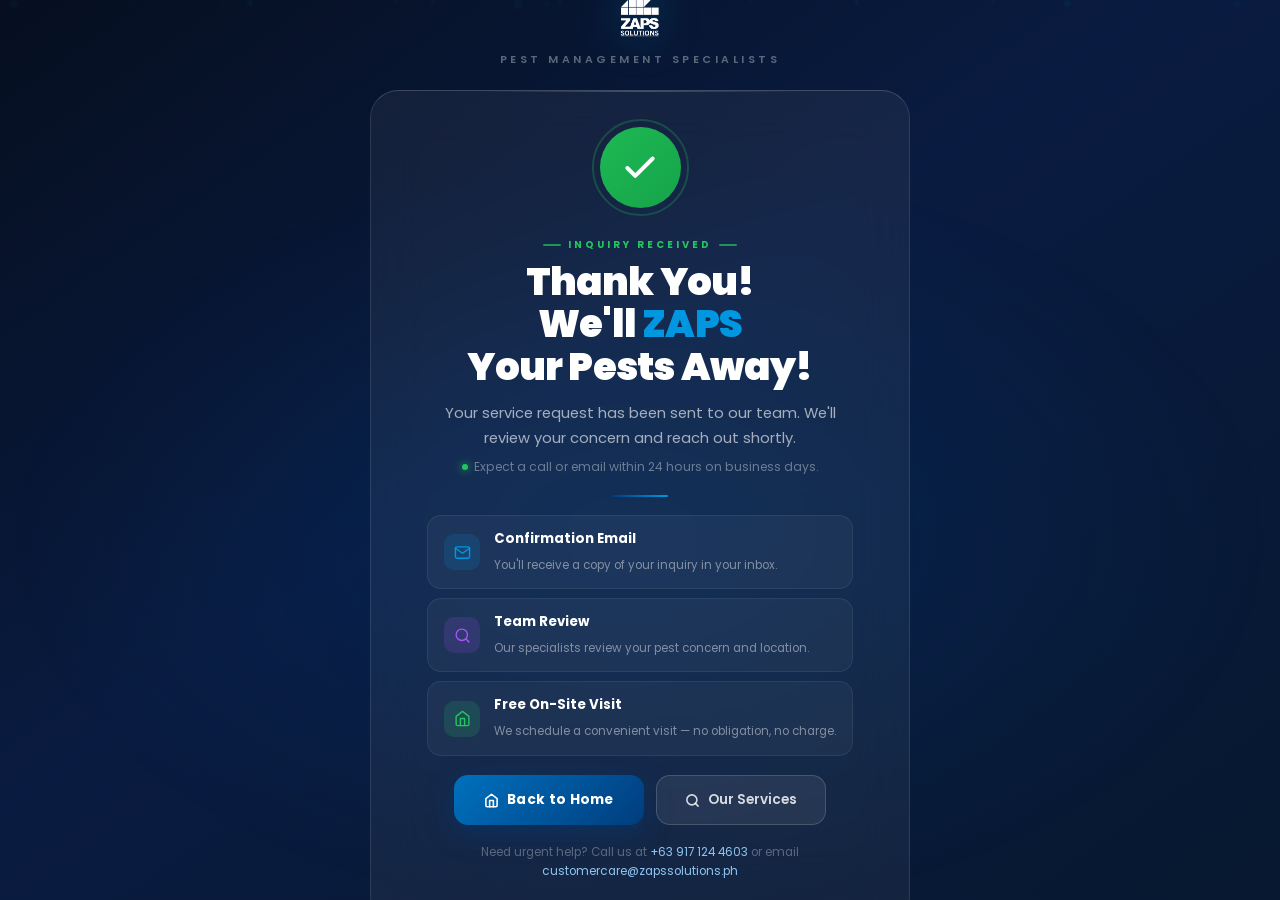
<file: thankyou.html>
<!DOCTYPE html>
<html lang="en">
<head>
<meta charset="UTF-8">
<meta name="viewport" content="width=device-width, initial-scale=1.0">
<meta name="robots" content="noindex, nofollow">
<title>Thank You — ZAPS Solutions Inc.</title>
<link rel="icon" href="images/zaps_logo.png" type="image/png">
<link rel="preconnect" href="https://fonts.googleapis.com">
<link rel="preconnect" href="https://fonts.gstatic.com" crossorigin>
<link href="https://fonts.googleapis.com/css2?family=Poppins:wght@300;400;500;600;700;800;900&display=swap" rel="stylesheet">
<style>
  *, *::before, *::after { box-sizing: border-box; margin: 0; padding: 0; }

  :root {
    --accent:      #003D7D;
    --accent-2:    #002d60;
    --sky:         #0097E0;
    --sky-light:   #90c4f0;
    --green:       #22c55e;
    --green-dark:  #16a34a;
    --white:       #ffffff;
    --ink:         #0d1117;
    --glass:       rgba(255,255,255,0.06);
    --glass-border:rgba(255,255,255,0.11);
  }

  html, body {
    height: 100%;
    font-family: 'Poppins', sans-serif;
    background: linear-gradient(145deg, #060f20 0%, #091b40 45%, #071830 100%);
    color: var(--white);
    overflow: hidden;
  }

  /* ── Background ── */
  .bg-particles {
    position: fixed; inset: 0; pointer-events: none; overflow: hidden; z-index: 0;
  }
  .bg-particles span {
    position: absolute; border-radius: 50%;
    background: rgba(0,151,224,0.12);
    animation: float linear infinite;
  }
  .bg-glow {
    position: fixed; inset: 0; z-index: 0; pointer-events: none;
    background: radial-gradient(ellipse 70% 60% at 50% 60%, rgba(0,61,125,0.28) 0%, transparent 70%);
  }

  @keyframes float {
    0%   { transform: translateY(100vh) scale(0);   opacity: 0; }
    10%  { opacity: 1; }
    90%  { opacity: 0.5; }
    100% { transform: translateY(-20vh) scale(1.2); opacity: 0; }
  }

  /* ── Layout ── */
  .page {
    position: relative; z-index: 1;
    height: 100vh; height: 100dvh;
    overflow-y: auto;
    display: flex; flex-direction: column;
    align-items: center; justify-content: center;
    padding: clamp(16px, 3vh, 40px) 20px;
    text-align: center;
  }

  /* ── Logo ── */
  .logo {
    margin-bottom: clamp(14px, 2.5vh, 36px);
    animation: slideDown 0.6s cubic-bezier(0.16,1,0.3,1) both;
    flex-shrink: 0;
  }
  .logo img {
    height: clamp(44px, 7vh, 68px); width: auto;
    filter: brightness(0) invert(1) drop-shadow(0 4px 20px rgba(0,151,224,0.3));
  }
  .logo-text {
    font-size: 0.68rem; font-weight: 600; letter-spacing: 3.5px;
    text-transform: uppercase; color: rgba(255,255,255,0.35);
    margin-top: 7px;
  }

  /* ── Card ── */
  .card {
    background: rgba(255,255,255,0.055);
    border: 1px solid var(--glass-border);
    border-top: 1px solid rgba(255,255,255,0.18);
    backdrop-filter: blur(24px);
    -webkit-backdrop-filter: blur(24px);
    border-radius: 28px;
    padding: clamp(24px, 4vh, 56px) clamp(24px, 5vw, 56px);
    max-width: 540px; width: 100%;
    flex-shrink: 0;
    animation: slideUp 0.7s cubic-bezier(0.16,1,0.3,1) 0.1s both;
    position: relative;
    overflow: hidden;
  }
  .card::before {
    content: '';
    position: absolute; top: 0; left: 50%; transform: translateX(-50%);
    width: 60%; height: 1px;
    background: linear-gradient(90deg, transparent, rgba(0,151,224,0.6), transparent);
  }

  /* ── Checkmark ── */
  .checkmark-wrap {
    width: clamp(64px, 9vh, 88px); height: clamp(64px, 9vh, 88px);
    background: linear-gradient(135deg, #1db954, #16a34a);
    border-radius: 50%;
    margin: 0 auto clamp(14px, 2.2vh, 28px);
    display: flex; align-items: center; justify-content: center;
    box-shadow: 0 0 0 0 rgba(34,197,94,0.4);
    animation: popIn 0.5s cubic-bezier(0.34,1.56,0.64,1) 0.4s both, pulse 2.5s ease-out 1.2s infinite;
    position: relative;
  }
  .checkmark-wrap::after {
    content: '';
    position: absolute; inset: -8px;
    border-radius: 50%;
    border: 2px solid rgba(34,197,94,0.25);
    animation: ringExpand 2.5s ease-out 1.2s infinite;
  }
  .checkmark-wrap svg {
    animation: drawCheck 0.5s ease 0.9s both;
    stroke-dasharray: 40;
    stroke-dashoffset: 40;
  }

  @keyframes drawCheck { to { stroke-dashoffset: 0; } }
  @keyframes pulse {
    0%, 100% { box-shadow: 0 0 0 0 rgba(34,197,94,0.35); }
    50%       { box-shadow: 0 0 0 14px rgba(34,197,94,0); }
  }
  @keyframes ringExpand {
    0%   { transform: scale(1); opacity: 0.5; }
    100% { transform: scale(1.6); opacity: 0; }
  }

  /* ── Eyebrow tag ── */
  .tag {
    display: inline-flex; align-items: center; gap: 7px;
    font-size: 0.62rem; font-weight: 700; letter-spacing: 3px;
    text-transform: uppercase; color: var(--green);
    margin-bottom: clamp(6px, 1vh, 12px);
  }
  .tag::before, .tag::after {
    content: ''; width: 18px; height: 1.5px;
    background: var(--green); border-radius: 2px;
    opacity: 0.7;
  }

  /* ── Heading ── */
  h1 {
    font-size: clamp(1.3rem, 4.5vw, 2.4rem);
    font-weight: 900; line-height: 1.1;
    letter-spacing: -0.8px;
    margin-bottom: clamp(10px, 1.5vh, 16px);
  }
  h1 span { color: var(--sky); }

  p {
    font-size: clamp(0.82rem, 2vw, 0.92rem);
    color: rgba(255,255,255,0.62);
    line-height: 1.65;
    margin-bottom: clamp(4px, 0.8vh, 10px);
  }
  .sub {
    font-size: 0.76rem;
    color: rgba(255,255,255,0.38);
    margin-top: 3px;
    display: flex; align-items: center; justify-content: center; gap: 6px;
  }
  .sub::before {
    content: ''; width: 6px; height: 6px;
    border-radius: 50%; background: var(--green);
    display: inline-block; flex-shrink: 0;
    box-shadow: 0 0 8px var(--green);
  }

  /* ── Divider ── */
  .divider {
    width: 56px; height: 2px;
    background: linear-gradient(90deg, #003D7D, #0097E0);
    border-radius: 2px;
    margin: clamp(14px, 2vh, 28px) auto;
  }

  /* ── Steps ── */
  .next-steps {
    display: flex; flex-direction: column; gap: clamp(7px, 1vh, 12px);
    margin: clamp(12px, 1.8vh, 24px) 0 clamp(14px, 2.2vh, 32px);
    text-align: left;
  }
  .step {
    display: flex; align-items: center; gap: 14px;
    background: rgba(255,255,255,0.04);
    border: 1px solid rgba(255,255,255,0.07);
    border-radius: 14px;
    padding: clamp(10px, 1.4vh, 14px) 16px;
    transition: background 0.2s, border-color 0.2s;
  }
  .step:hover {
    background: rgba(255,255,255,0.07);
    border-color: rgba(0,151,224,0.2);
  }
  .step-icon {
    width: 36px; height: 36px; flex-shrink: 0;
    border-radius: 10px;
    display: flex; align-items: center; justify-content: center;
  }
  .step-icon.s1 { background: rgba(0,151,224,0.15); }
  .step-icon.s2 { background: rgba(168,85,247,0.15); }
  .step-icon.s3 { background: rgba(34,197,94,0.15); }
  .step-icon svg { width: 17px; height: 17px; }
  .step-text strong {
    display: block; font-size: 0.83rem; font-weight: 700;
    color: #fff; margin-bottom: 2px;
  }
  .step-text span { font-size: 0.73rem; color: rgba(255,255,255,0.45); line-height: 1.4; }

  /* ── Buttons ── */
  .actions {
    display: flex; flex-wrap: wrap; gap: 12px; justify-content: center;
  }
  .btn-home {
    display: inline-flex; align-items: center; gap: 8px;
    background: linear-gradient(135deg, #0071BE, #003D7D);
    color: #fff;
    padding: 14px 30px; border-radius: 14px;
    font-family: 'Poppins', sans-serif;
    font-size: 0.85rem; font-weight: 700;
    letter-spacing: 0.3px; text-decoration: none;
    transition: transform 0.2s, box-shadow 0.2s, filter 0.2s;
    box-shadow: 0 8px 28px rgba(0,61,125,0.45);
    min-height: 48px;
  }
  .btn-home:hover {
    transform: translateY(-3px);
    box-shadow: 0 14px 36px rgba(0,61,125,0.55);
    filter: brightness(1.1);
  }
  .btn-ghost {
    display: inline-flex; align-items: center; gap: 8px;
    background: rgba(255,255,255,0.07);
    border: 1px solid rgba(255,255,255,0.16);
    color: rgba(255,255,255,0.82);
    padding: 14px 28px; border-radius: 14px;
    font-family: 'Poppins', sans-serif;
    font-size: 0.85rem; font-weight: 600;
    text-decoration: none;
    transition: background 0.2s, transform 0.2s, border-color 0.2s;
    min-height: 48px;
  }
  .btn-ghost:hover {
    background: rgba(255,255,255,0.12);
    border-color: rgba(255,255,255,0.28);
    transform: translateY(-3px);
  }

  /* ── Contact line ── */
  .contact-line {
    margin-top: clamp(12px, 2vh, 28px);
    font-size: 0.74rem; color: rgba(255,255,255,0.3);
    line-height: 1.6;
  }
  .contact-line a {
    color: var(--sky-light); text-decoration: none;
    transition: color 0.2s;
  }
  .contact-line a:hover { color: #fff; }

  /* ── Short screens ── */
  @media (max-height: 640px) {
    .next-steps, .contact-line, .logo-text { display: none; }
    .logo { margin-bottom: 8px; }
    .card { padding: 20px 24px; }
  }

  /* ── Keyframes ── */
  @keyframes slideDown {
    from { opacity: 0; transform: translateY(-24px); }
    to   { opacity: 1; transform: none; }
  }
  @keyframes slideUp {
    from { opacity: 0; transform: translateY(36px); }
    to   { opacity: 1; transform: none; }
  }
  @keyframes popIn {
    from { opacity: 0; transform: scale(0.4); }
    to   { opacity: 1; transform: scale(1); }
  }

  @media (prefers-reduced-motion: reduce) {
    *, *::before, *::after { animation-duration: 0.01ms !important; }
    .bg-particles { display: none; }
  }
</style>
</head>
<body>

<div class="bg-particles" aria-hidden="true" id="particles"></div>
<div class="bg-glow" aria-hidden="true"></div>

<main class="page">

  <!-- Logo -->
  <div class="logo">
    <img src="images/zaps_logo.png" alt="ZAPS Solutions Inc." loading="eager">
    <div class="logo-text">Pest Management Specialists</div>
  </div>

  <!-- Main card -->
  <div class="card" role="main">

    <!-- Animated checkmark -->
    <div class="checkmark-wrap" aria-hidden="true">
      <svg width="38" height="38" viewBox="0 0 24 24" fill="none"
           stroke="#ffffff" stroke-width="2.5"
           stroke-linecap="round" stroke-linejoin="round">
        <polyline points="20 6 9 17 4 12"/>
      </svg>
    </div>

    <span class="tag">Inquiry Received</span>
    <h1>Thank You!<br>We'll <span>ZAPS</span><br>Your Pests Away!</h1>
    <p>Your service request has been sent to our team. We'll review your concern and reach out shortly.</p>
    <p class="sub">Expect a call or email within 24 hours on business days.</p>

    <div class="divider" aria-hidden="true"></div>

    <!-- What happens next -->
    <div class="next-steps" aria-label="What happens next">
      <div class="step">
        <div class="step-icon s1" aria-hidden="true">
          <svg viewBox="0 0 24 24" fill="none" stroke="#0097E0" stroke-width="2" stroke-linecap="round" stroke-linejoin="round">
            <path d="M4 4h16c1.1 0 2 .9 2 2v12c0 1.1-.9 2-2 2H4c-1.1 0-2-.9-2-2V6c0-1.1.9-2 2-2z"/><polyline points="22,6 12,13 2,6"/>
          </svg>
        </div>
        <div class="step-text">
          <strong>Confirmation Email</strong>
          <span>You'll receive a copy of your inquiry in your inbox.</span>
        </div>
      </div>
      <div class="step">
        <div class="step-icon s2" aria-hidden="true">
          <svg viewBox="0 0 24 24" fill="none" stroke="#a855f7" stroke-width="2" stroke-linecap="round" stroke-linejoin="round">
            <circle cx="11" cy="11" r="8"/><line x1="21" y1="21" x2="16.65" y2="16.65"/>
          </svg>
        </div>
        <div class="step-text">
          <strong>Team Review</strong>
          <span>Our specialists review your pest concern and location.</span>
        </div>
      </div>
      <div class="step">
        <div class="step-icon s3" aria-hidden="true">
          <svg viewBox="0 0 24 24" fill="none" stroke="#22c55e" stroke-width="2" stroke-linecap="round" stroke-linejoin="round">
            <path d="M3 9l9-7 9 7v11a2 2 0 0 1-2 2H5a2 2 0 0 1-2-2z"/><polyline points="9 22 9 12 15 12 15 22"/>
          </svg>
        </div>
        <div class="step-text">
          <strong>Free On-Site Visit</strong>
          <span>We schedule a convenient visit — no obligation, no charge.</span>
        </div>
      </div>
    </div>

    <!-- Action buttons -->
    <div class="actions">
      <a href="index.html" class="btn-home">
        <svg width="15" height="15" viewBox="0 0 24 24" fill="none" stroke="currentColor" stroke-width="2.5" stroke-linecap="round" stroke-linejoin="round" aria-hidden="true"><path d="M3 9l9-7 9 7v11a2 2 0 0 1-2 2H5a2 2 0 0 1-2-2z"/><polyline points="9 22 9 12 15 12 15 22"/></svg>
        Back to Home
      </a>
      <a href="general-pest.html" class="btn-ghost">
        <svg width="15" height="15" viewBox="0 0 24 24" fill="none" stroke="currentColor" stroke-width="2.5" stroke-linecap="round" stroke-linejoin="round" aria-hidden="true"><circle cx="11" cy="11" r="8"/><line x1="21" y1="21" x2="16.65" y2="16.65"/></svg>
        Our Services
      </a>
    </div>

    <p class="contact-line">
      Need urgent help? Call us at
      <a href="tel:+639171244603">+63 917 124 4603</a> or email
      <a href="mailto:customercare@zapssolutions.ph">customercare@zapssolutions.ph</a>
    </p>

  </div>
</main>

<script>
  (function () {
    if (window.matchMedia('(prefers-reduced-motion: reduce)').matches) return;
    const container = document.getElementById('particles');
    const count = 20;
    for (let i = 0; i < count; i++) {
      const dot = document.createElement('span');
      const size = Math.random() * 6 + 3;
      dot.style.cssText = [
        `width:${size}px`, `height:${size}px`,
        `left:${Math.random() * 100}%`,
        `animation-duration:${Math.random() * 14 + 8}s`,
        `animation-delay:${Math.random() * 12}s`,
        `opacity:${Math.random() * 0.45 + 0.08}`,
      ].join(';');
      container.appendChild(dot);
    }
  })();

  setTimeout(() => { window.location.href = 'index.html'; }, 30000);
</script>

<script>
if ("serviceWorker" in navigator) {
  navigator.serviceWorker.register("./sw.js").then(function(reg) {
    if (!sessionStorage.getItem("sw-session")) {
      sessionStorage.setItem("sw-session", "1");
      var ctrl = navigator.serviceWorker.controller;
      if (ctrl) ctrl.postMessage("clear");
    }
  });
}
</script>
</body>
</html>
</file>
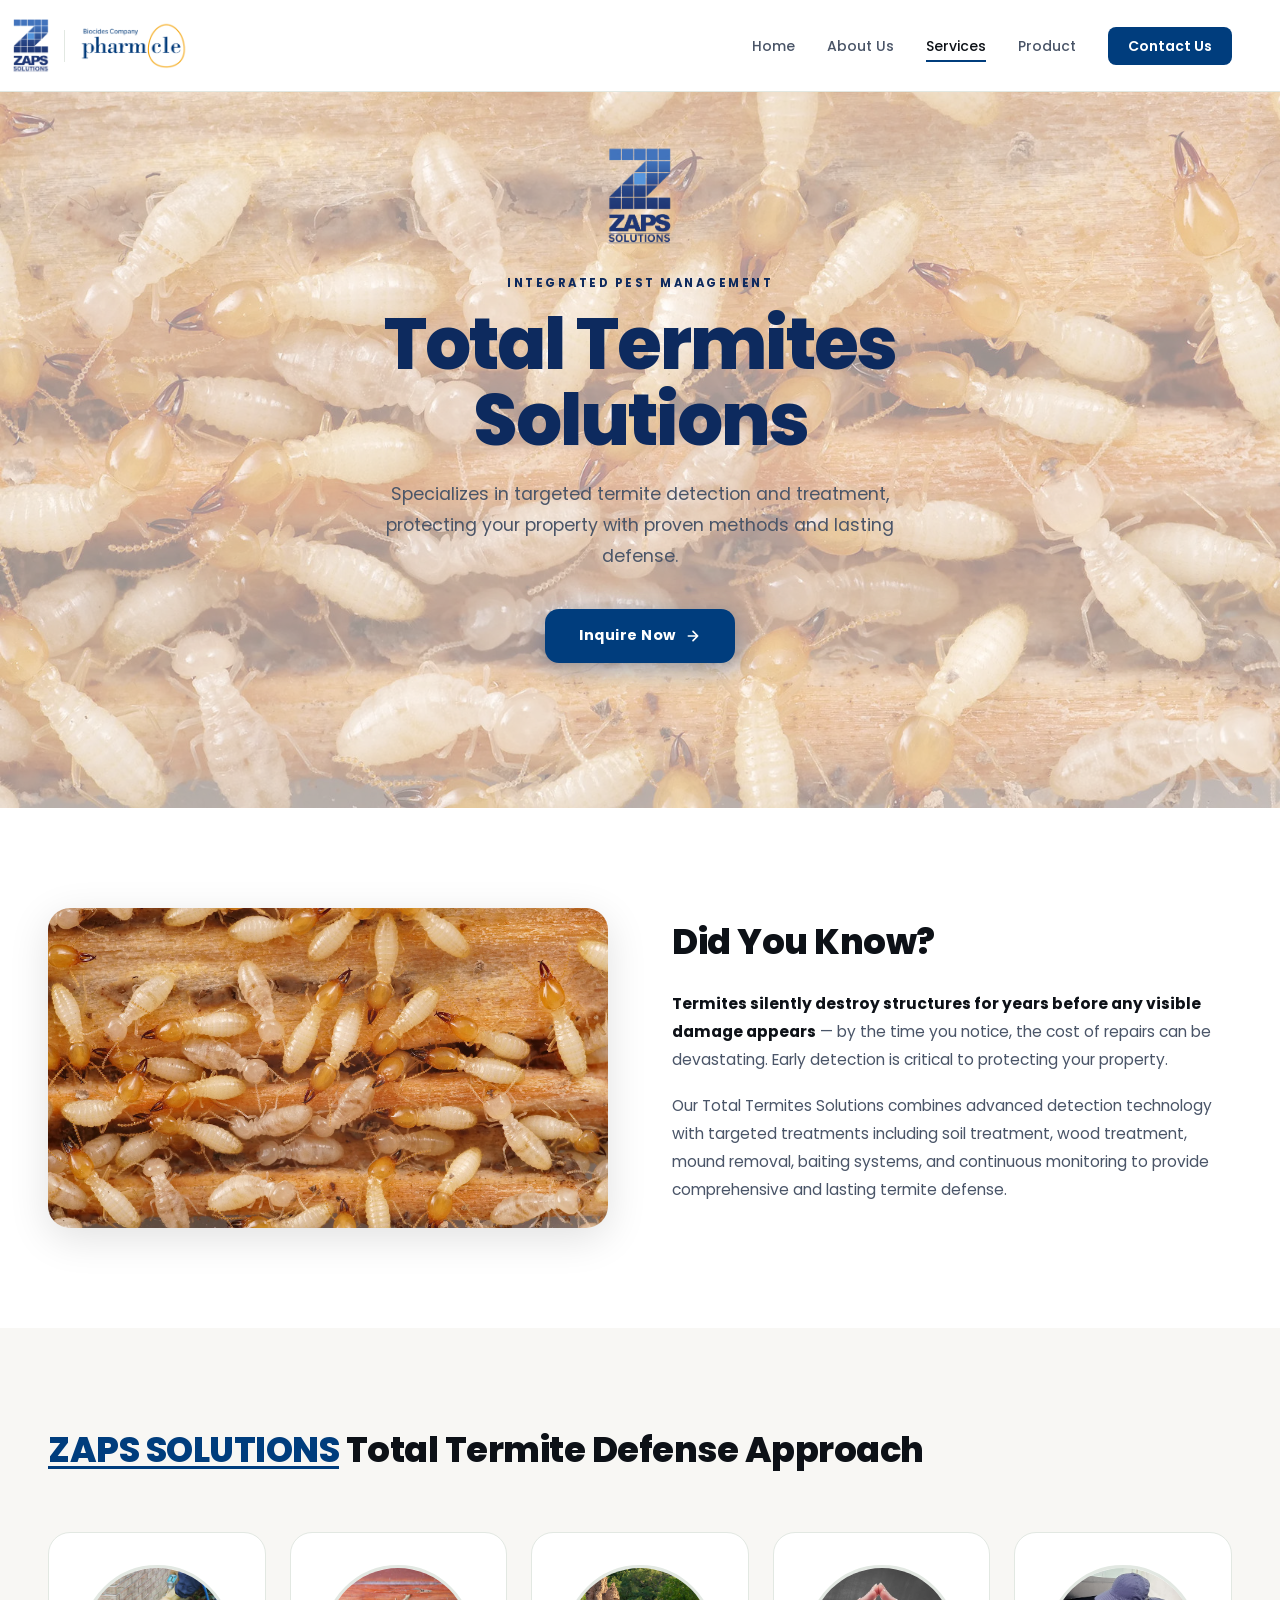
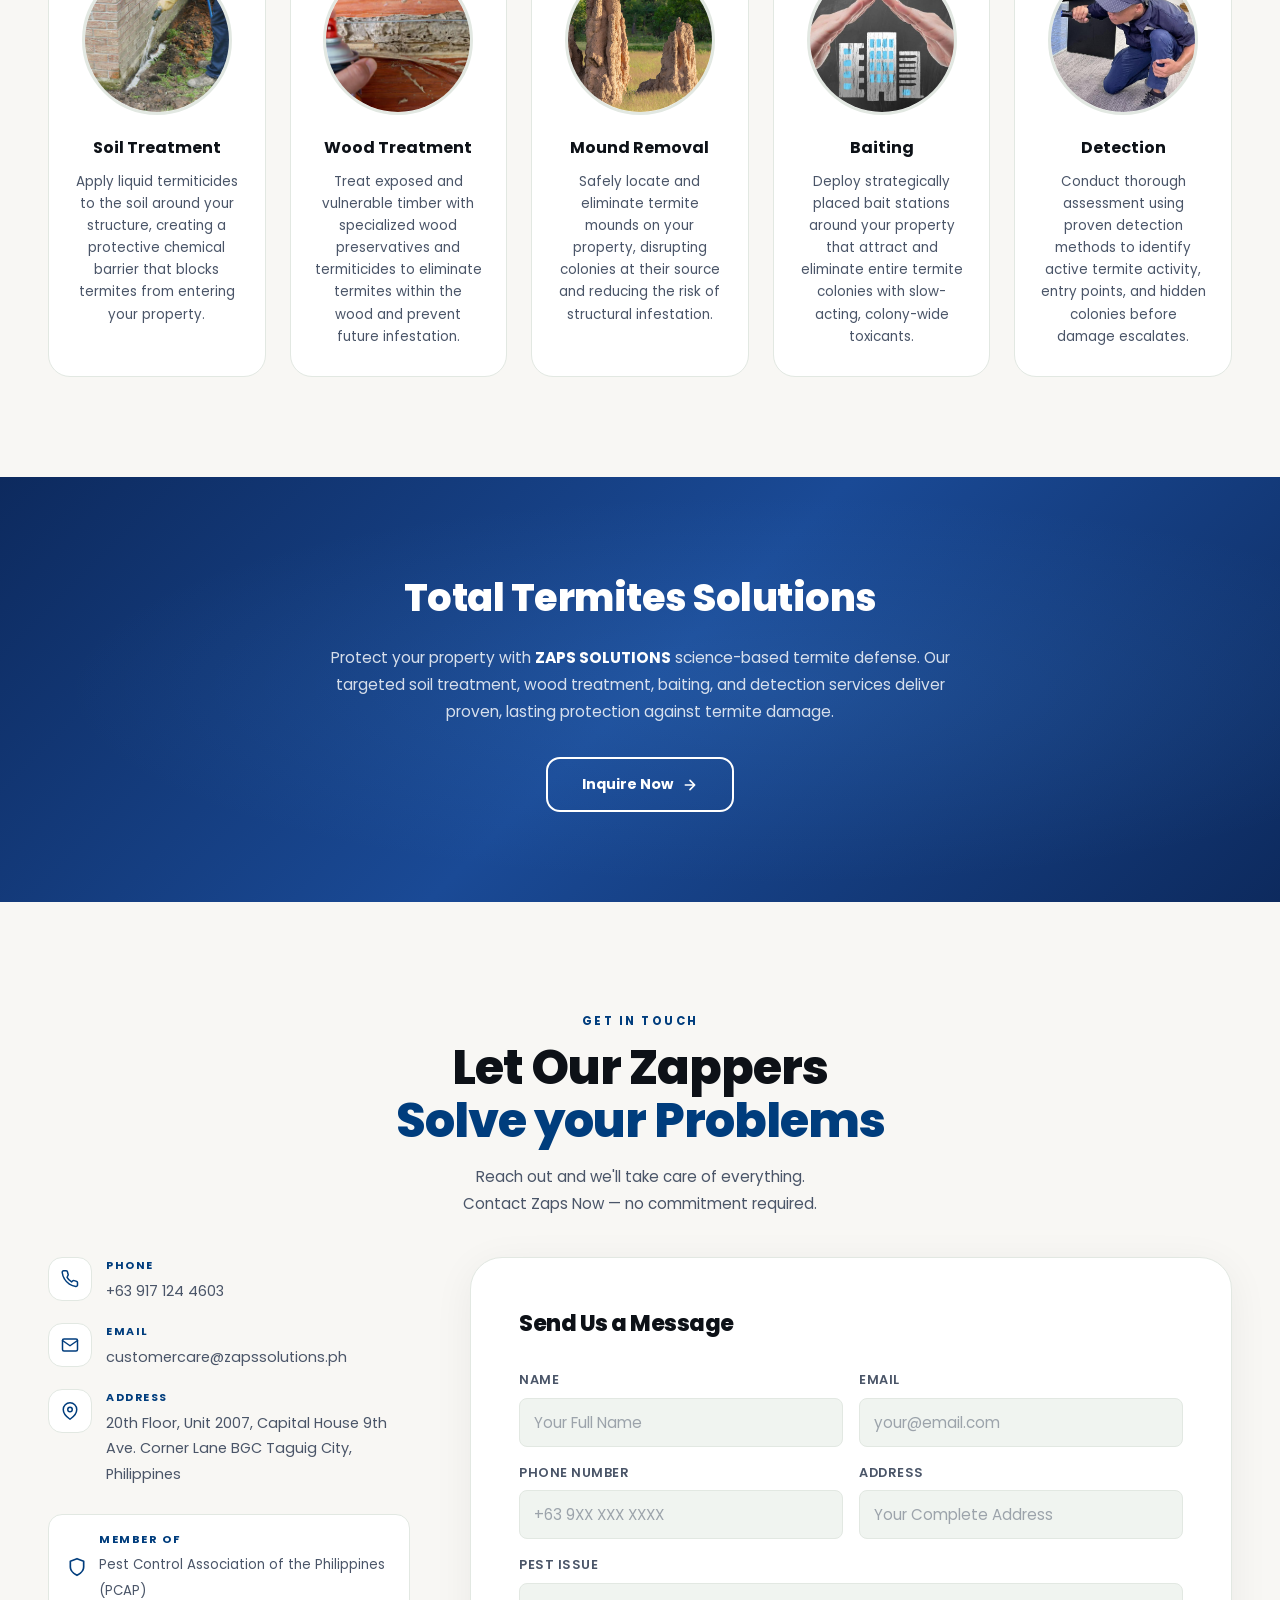
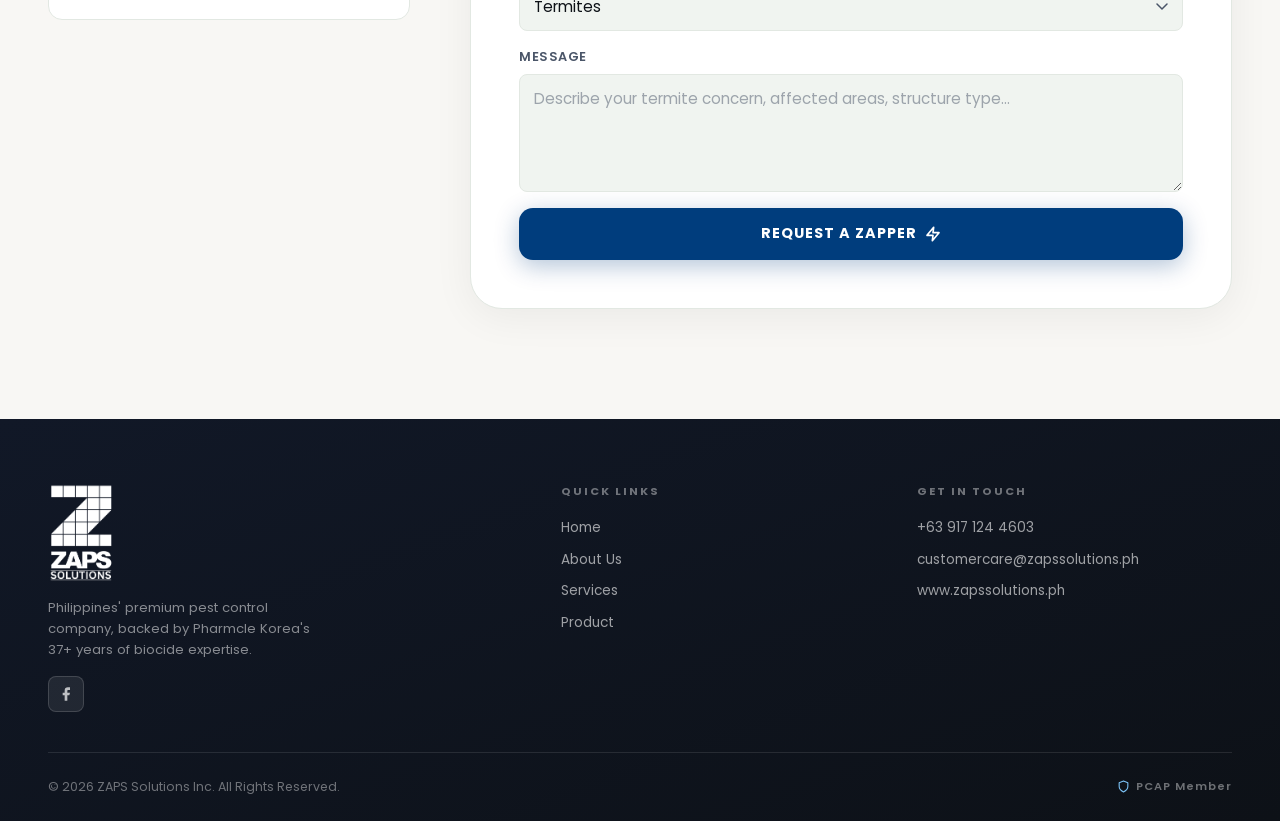
<file: tts.html>
<!DOCTYPE html>
<html lang="en">
<head>
<meta charset="UTF-8">
<meta name="viewport" content="width=device-width, initial-scale=1.0">
<meta name="description" content="ZAPS Solutions Total Termites Solutions — Targeted termite detection and treatment protecting your property with proven methods and lasting defense.">
<title>Total Termites Solutions – ZAPS Solutions Inc.</title>
    <link rel="icon" href="images/zaps_logo.png" type="image/png">
<link rel="preconnect" href="https://fonts.googleapis.com">
<link rel="preconnect" href="https://fonts.gstatic.com" crossorigin>
<link href="https://fonts.googleapis.com/css2?family=Poppins:wght@300;400;500;600;700;800&display=swap" rel="stylesheet">
<link rel="stylesheet" href="css/nav.css">
<style>
:root{
  --white:#ffffff;--off-white:#f8f7f4;--ink:#0d1117;--ink-2:#1c2530;--ink-muted:#4a5568;
  --accent:#003D7D;--accent-2:#002d60;--accent-light:#0071BE;--blue-deep:#0f2d52;--blue-mid:#1e4a82;
  --surface:#f0f4f0;--border:#e2e8e2;--nav-h:92px;
  --r-sm:8px;--r-md:14px;--r-lg:22px;--r-xl:32px;--max-w:1220px;--ease:cubic-bezier(0.16,1,0.3,1);
}
*,*::before,*::after{box-sizing:border-box;margin:0;padding:0}
html{scroll-behavior:smooth;scroll-padding-top:calc(var(--nav-h) + 16px);-webkit-text-size-adjust:100%}
body{font-family:'Poppins',sans-serif;background:var(--off-white);color:var(--ink);overflow-x:hidden;line-height:1.6}
img{display:block;max-width:100%}
a{color:inherit;text-decoration:none}
button{font-family:inherit;cursor:pointer}
#progress-bar{position:fixed;top:0;left:0;height:3px;width:0%;background:linear-gradient(90deg,var(--accent-light),var(--accent));z-index:2000;transition:width 0.1s linear}
.hero{position:relative;min-height:calc(100vh - var(--nav-h));display:flex;align-items:center;justify-content:center;padding:clamp(40px,7vw,80px) clamp(16px,4vw,48px);text-align:center;overflow:hidden}
.hero-bg{position:absolute;inset:0;background-image:url('images/termite.jpg');background-size:cover;background-position:center;transform:scale(1.05);transition:transform 12s ease}
.hero-bg.loaded{transform:scale(1)}
.hero-overlay{position:absolute;inset:0;background:rgba(255,255,255,0.55)}
.hero-content{position:relative;z-index:2;max-width:760px;margin:0 auto}
.hero-brand{display:flex;flex-direction:column;align-items:center;gap:10px;margin-bottom:28px}
.hero-brand img{height:100px;width:auto}
.hero-eyebrow{font-size:0.72rem;font-weight:700;letter-spacing:2.5px;text-transform:uppercase;color:#0d2a5e;margin-bottom:14px}
.hero-title{font-family:'Poppins',sans-serif;font-size:clamp(2.4rem,6vw,4.5rem);font-weight:800;line-height:1.05;letter-spacing:-2px;color:#0d2a5e;margin:12px 0 22px}
.hero-sub{font-size:clamp(0.95rem,2vw,1.1rem);color:#4a5568;line-height:1.75;margin-bottom:38px;max-width:580px;margin-left:auto;margin-right:auto}
.hero-btn{display:inline-flex;align-items:center;gap:9px;background:var(--accent);color:var(--white);padding:15px 34px;border-radius:var(--r-md);font-family:'Poppins',sans-serif;font-size:0.9rem;font-weight:700;letter-spacing:0.5px;transition:background 0.25s,transform 0.2s,box-shadow 0.25s;box-shadow:0 6px 28px rgba(0,61,125,0.35)}
.hero-btn:hover{background:var(--accent-2);transform:translateY(-2px);box-shadow:0 12px 36px rgba(0,61,125,0.45)}
.dyk-section{background:var(--white);padding:clamp(64px,8vw,100px) clamp(16px,4vw,48px)}
.dyk-inner{max-width:var(--max-w);margin:0 auto;display:grid;grid-template-columns:1fr;gap:48px;align-items:center}
@media(min-width:900px){.dyk-inner{grid-template-columns:1fr 1fr;gap:64px}}
.dyk-img-wrap img{width:100%;height:100%;object-fit:cover;border-radius:var(--r-lg);box-shadow:0 10px 40px rgba(0,0,0,0.12);min-height:320px}
.dyk-text h2{font-family:'Poppins',sans-serif;font-size:clamp(1.6rem,3.5vw,2.2rem);font-weight:800;color:var(--ink);margin-bottom:20px;letter-spacing:-0.5px}
.dyk-text p{font-size:0.97rem;color:var(--ink-muted);line-height:1.8;margin-bottom:18px}
.dyk-text p strong{font-weight:700;color:var(--ink)}
.approach-section{background:var(--off-white);padding:clamp(64px,8vw,100px) clamp(16px,4vw,48px)}
.approach-inner{max-width:var(--max-w);margin:0 auto}
.approach-heading{text-align:left;margin-bottom:clamp(40px,5vw,60px)}
.approach-heading h2{font-family:'Poppins',sans-serif;font-size:clamp(1.5rem,3.5vw,2.2rem);font-weight:800;color:var(--ink);letter-spacing:-0.5px;line-height:1.25}
.approach-heading h2 .hl{color:var(--accent);text-decoration:underline;text-underline-offset:4px}
.approach-grid{display:grid;grid-template-columns:1fr;gap:24px}
@media(min-width:540px){.approach-grid{grid-template-columns:1fr 1fr}}
@media(min-width:700px){.approach-grid{grid-template-columns:repeat(3,1fr)}}
@media(min-width:900px){.approach-grid{grid-template-columns:repeat(3,1fr)}}
@media(min-width:1100px){.approach-grid{grid-template-columns:repeat(5,1fr)}}
.approach-card{background:var(--white);border:1px solid var(--border);border-radius:var(--r-lg);padding:32px 24px 28px;text-align:center;transition:box-shadow 0.25s,transform 0.25s}
.approach-card:hover{box-shadow:0 12px 40px rgba(0,0,0,0.10);transform:translateY(-4px)}
.approach-card-img-wrap{width:150px;height:150px;border-radius:50%;overflow:hidden;margin:0 auto 20px;border:3px solid var(--border)}
.approach-card-img-wrap img{width:100%;height:100%;object-fit:cover}
.approach-card h3{font-family:'Poppins',sans-serif;font-size:1rem;font-weight:700;color:var(--ink);margin-bottom:10px}
.approach-card p{font-size:0.84rem;color:var(--ink-muted);line-height:1.65}
.cta-band{position:relative;overflow:hidden;padding:clamp(60px,7vw,90px) clamp(16px,4vw,48px);text-align:center}
.cta-band-bg{position:absolute;inset:0;background:linear-gradient(135deg,#0d2a5e 0%,#1a4a96 50%,#0d2a5e 100%)}
.cta-band-overlay{position:absolute;inset:0;background:radial-gradient(ellipse at 60% 50%,rgba(100,180,255,0.12) 0%,transparent 65%)}
.cta-band-content{position:relative;z-index:2;max-width:640px;margin:0 auto}
.cta-band-content h2{font-family:'Poppins',sans-serif;font-size:clamp(1.6rem,3.5vw,2.4rem);font-weight:800;color:var(--white);letter-spacing:-0.5px;margin-bottom:16px}
.cta-band-content p{font-size:0.97rem;color:rgba(255,255,255,0.82);margin-bottom:32px;line-height:1.75}
.cta-band-content p strong{font-weight:700;color:var(--white)}
.btn-outline-white{display:inline-flex;align-items:center;gap:9px;background:transparent;color:var(--white);padding:14px 34px;border-radius:var(--r-md);border:2px solid var(--white);font-family:'Poppins',sans-serif;font-size:0.9rem;font-weight:700;transition:background 0.25s,color 0.25s,transform 0.2s}
.btn-outline-white:hover{background:var(--white);color:var(--accent);transform:translateY(-2px)}
#contact{background:var(--off-white);padding:clamp(72px,9vw,110px) clamp(16px,4vw,48px)}
.contact-inner{max-width:var(--max-w);margin:0 auto}
.contact-grid{display:grid;grid-template-columns:1fr;gap:clamp(32px,5vw,60px);align-items:start}
@media(min-width:900px){.contact-grid{grid-template-columns:1fr 1.3fr}}
.contact-title{font-family:'Poppins',sans-serif;font-size:clamp(28px,5vw,48px);font-weight:800;line-height:1.1;letter-spacing:-1px;color:var(--ink);margin-bottom:16px}
.contact-title .hl{color:var(--accent)}
.contact-lead{font-size:0.95rem;color:var(--ink-muted);line-height:1.75;margin-bottom:36px;max-width:440px}
.info-item{display:flex;gap:14px;align-items:flex-start;margin-bottom:20px}
.info-icon{width:44px;height:44px;flex-shrink:0;background:var(--white);border:1px solid var(--border);border-radius:var(--r-md);display:flex;align-items:center;justify-content:center;color:var(--accent)}
.info-text strong{display:block;font-size:0.68rem;letter-spacing:1.5px;text-transform:uppercase;color:var(--accent);margin-bottom:3px;font-weight:700}
.info-text span{font-size:0.9rem;color:var(--ink-muted)}
.pcap-badge{display:flex;align-items:center;gap:12px;background:var(--white);border:1px solid var(--border);border-radius:var(--r-md);padding:16px 18px;margin-top:28px}
.pcap-badge svg{color:var(--accent);flex-shrink:0}
.pcap-badge-text strong{display:block;font-size:0.7rem;letter-spacing:1.5px;text-transform:uppercase;color:var(--accent);margin-bottom:2px}
.pcap-badge-text span{font-size:0.83rem;color:var(--ink-muted)}
.contact-form{background:var(--white);border:1px solid var(--border);border-radius:var(--r-xl);padding:clamp(24px,5vw,48px);box-shadow:0 8px 40px rgba(0,0,0,0.06)}
.form-title{font-family:'Poppins',sans-serif;font-size:1.4rem;font-weight:800;color:var(--ink);margin-bottom:28px;letter-spacing:-0.5px}
.eyebrow{font-size:0.72rem;font-weight:700;letter-spacing:2.5px;text-transform:uppercase;color:var(--accent);margin-bottom:12px}
.form-row{display:grid;grid-template-columns:1fr;gap:16px;margin-bottom:16px}
@media(min-width:540px){.form-row{grid-template-columns:1fr 1fr}}
.form-group{display:flex;flex-direction:column;gap:7px;margin-bottom:16px}
.form-group label{font-size:0.8rem;font-weight:600;letter-spacing:0.5px;color:var(--ink-muted);text-transform:uppercase}
.form-group input,.form-group textarea,.form-group select{background:var(--surface);border:1px solid var(--border);border-radius:var(--r-sm);padding:12px 14px;color:var(--ink);font-family:'Poppins',sans-serif;font-size:0.95rem;outline:none;transition:border-color 0.2s,box-shadow 0.2s;min-height:48px;-webkit-appearance:none;appearance:none}
.form-group input:focus,.form-group textarea:focus,.form-group select:focus{border-color:var(--accent);box-shadow:0 0 0 3px rgba(0,61,125,0.1);background:var(--white)}
.form-group textarea{resize:vertical;min-height:110px}
.form-group select{background-image:url("data:image/svg+xml,%3Csvg xmlns='http://www.w3.org/2000/svg' width='12' height='8' viewBox='0 0 12 8'%3E%3Cpath d='M1 1l5 5 5-5' stroke='%234a5568' stroke-width='1.5' fill='none' stroke-linecap='round'/%3E%3C/svg%3E");background-repeat:no-repeat;background-position:right 14px center;padding-right:38px;background-color:var(--surface);cursor:pointer}
.form-group select option{background:var(--white);color:var(--ink)}
.form-group input::placeholder,.form-group textarea::placeholder{color:var(--ink-muted);opacity:0.5}
.submit-btn{width:100%;background:var(--accent);color:var(--white);border:none;padding:15px;border-radius:var(--r-md);font-family:'Poppins',sans-serif;font-size:0.9rem;font-weight:700;letter-spacing:1px;text-transform:uppercase;transition:background 0.25s,transform 0.2s,box-shadow 0.25s;box-shadow:0 6px 24px rgba(0,61,125,0.3);display:flex;align-items:center;justify-content:center;gap:8px;min-height:52px}
.submit-btn:hover{background:var(--accent-2);transform:translateY(-1px);box-shadow:0 10px 32px rgba(0,61,125,0.38)}
.reveal{opacity:0;transform:translateY(32px);transition:opacity 0.65s var(--ease),transform 0.65s var(--ease)}
.reveal.visible{opacity:1;transform:none}
.reveal-left{opacity:0;transform:translateX(-32px);transition:opacity 0.65s var(--ease),transform 0.65s var(--ease)}
.reveal-left.visible{opacity:1;transform:none}
.reveal-right{opacity:0;transform:translateX(32px);transition:opacity 0.65s var(--ease),transform 0.65s var(--ease)}
.reveal-right.visible{opacity:1;transform:none}
.delay-1{transition-delay:0.12s}.delay-2{transition-delay:0.22s}.delay-3{transition-delay:0.32s}.delay-4{transition-delay:0.42s}.delay-5{transition-delay:0.52s}

/* ─── FOOTER ─── */
footer {
  background: linear-gradient(160deg, #111827 0%, #0d1117 100%);
  padding: clamp(40px, 6vw, 64px) clamp(16px, 4vw, 48px) 24px;
}
.footer-inner {
  max-width: var(--max-w); margin: 0 auto;
  display: grid; grid-template-columns: 1fr;
  gap: 40px; text-align: left;
}
@media (min-width: 640px) {
  .footer-inner { grid-template-columns: 1.5fr 1fr 1fr; text-align: left; }
}
.footer-logo {
  height: 100px; width: auto; filter: brightness(0) invert(1);
  margin-bottom: 14px; display: block; margin-left: 0; margin-right: 0;
}
@media (min-width: 640px) {
  .footer-logo { margin-left: 0; margin-right: 0; }
}
.footer-tagline { font-size: 0.82rem; color: rgba(255,255,255,0.5); line-height: 1.6; max-width: 280px; margin: 0; }
@media (min-width: 640px) { .footer-tagline { margin: 0; } }
.footer-socials { display: flex; gap: 8px; margin-top: 16px; justify-content: flex-start; }
@media (min-width: 640px) { .footer-socials { justify-content: flex-start; } }
.footer-social-btn {
  display: flex; align-items: center; justify-content: center;
  width: 36px; height: 36px; border-radius: 8px;
  background: rgba(255,255,255,0.08); border: 1px solid rgba(255,255,255,0.15);
  color: rgba(255,255,255,0.7); transition: background 0.2s, color 0.2s;
}
.footer-social-btn:hover { background: rgba(255,255,255,0.16); color: #fff; }
.footer-col-title {
  font-size: 0.7rem; font-weight: 700; letter-spacing: 2px;
  text-transform: uppercase; color: rgba(255,255,255,0.4);
  margin-bottom: 16px;
}
.footer-links { display: flex; flex-direction: column; gap: 10px; align-items: flex-start; }
@media (min-width: 640px) { .footer-links { align-items: flex-start; } }
.footer-links a { font-size: 0.85rem; color: rgba(255,255,255,0.6); transition: color 0.2s; }
.footer-links a:hover { color: var(--white); }
.footer-bottom {
  max-width: var(--max-w); margin: 40px auto 0;
  padding-top: 24px; border-top: 1px solid rgba(255,255,255,0.10);
  display: flex; flex-wrap: wrap; gap: 12px;
  align-items: center; justify-content: space-between;
}
.footer-copy { font-size: 0.78rem; color: rgba(255,255,255,0.4); }
.footer-pcap {
  display: flex; align-items: center; gap: 6px;
  font-size: 0.7rem; color: rgba(255,255,255,0.4); font-weight: 600; letter-spacing: 1px;
}
.footer-pcap svg { color: #7dc4f8; }
</style>
</head>
<body>
<div id="progress-bar"></div>
<div id="nav-placeholder"></div>

<section id="hero" class="hero" aria-label="Total Termites Solutions">
  <div class="hero-bg" id="hero-bg" aria-hidden="true"></div>
  <div class="hero-overlay" aria-hidden="true"></div>
  <div class="hero-content">
    <div class="hero-brand"><img src="images/zaps_logo.png" alt="ZAPS Solutions Inc." loading="eager"></div>
    <div class="hero-eyebrow">Integrated Pest Management</div>
    <h1 class="hero-title">Total Termites Solutions</h1>
    <p class="hero-sub">Specializes in targeted termite detection and treatment, protecting your property with proven methods and lasting defense.</p>
    <a href="#contact" class="hero-btn">Inquire Now <svg width="16" height="16" viewBox="0 0 24 24" fill="none" stroke="currentColor" stroke-width="2.5" stroke-linecap="round" stroke-linejoin="round" aria-hidden="true"><path d="M5 12h14M12 5l7 7-7 7"/></svg></a>
  </div>
</section>

<section class="dyk-section" aria-label="Did You Know">
  <div class="dyk-inner">
    <div class="dyk-img-wrap reveal-left"><img src="images/termite.jpg" alt="Total Termites Solutions" loading="lazy"></div>
    <div class="dyk-text reveal-right">
      <h2>Did You Know?</h2>
      <p><strong>Termites silently destroy structures for years before any visible damage appears</strong> — by the time you notice, the cost of repairs can be devastating. Early detection is critical to protecting your property.</p>
      <p>Our Total Termites Solutions combines advanced detection technology with targeted treatments including soil treatment, wood treatment, mound removal, baiting systems, and continuous monitoring to provide comprehensive and lasting termite defense.</p>
    </div>
  </div>
</section>

<section class="approach-section" aria-label="Our Approach">
  <div class="approach-inner">
    <div class="approach-heading reveal"><h2><span class="hl">ZAPS SOLUTIONS</span> Total Termite Defense Approach</h2></div>
    <div class="approach-grid">
      <div class="approach-card reveal delay-1">
        <div class="approach-card-img-wrap"><img src="images/soiltreatment.jpg" alt="Soil Treatment" loading="lazy"></div>
        <h3>Soil Treatment</h3>
        <p>Apply liquid termiticides to the soil around your structure, creating a protective chemical barrier that blocks termites from entering your property.</p>
      </div>
      <div class="approach-card reveal delay-2">
        <div class="approach-card-img-wrap"><img src="images/woodtreatment.jpg" alt="Wood Treatment" loading="lazy"></div>
        <h3>Wood Treatment</h3>
        <p>Treat exposed and vulnerable timber with specialized wood preservatives and termiticides to eliminate termites within the wood and prevent future infestation.</p>
      </div>
      <div class="approach-card reveal delay-3">
        <div class="approach-card-img-wrap"><img src="images/moundremoval.jpg" alt="Mound Removal" loading="lazy"></div>
        <h3>Mound Removal</h3>
        <p>Safely locate and eliminate termite mounds on your property, disrupting colonies at their source and reducing the risk of structural infestation.</p>
      </div>
      <div class="approach-card reveal delay-4">
        <div class="approach-card-img-wrap"><img src="images/longterm.jpg" alt="Baiting" loading="lazy"></div>
        <h3>Baiting</h3>
        <p>Deploy strategically placed bait stations around your property that attract and eliminate entire termite colonies with slow-acting, colony-wide toxicants.</p>
      </div>
      <div class="approach-card reveal delay-5">
        <div class="approach-card-img-wrap"><img src="images/Inspect.jpg" alt="Detection" loading="lazy"></div>
        <h3>Detection</h3>
        <p>Conduct thorough assessment using proven detection methods to identify active termite activity, entry points, and hidden colonies before damage escalates.</p>
      </div>
    </div>
  </div>
</section>

<div class="cta-band" aria-label="Call to action">
  <div class="cta-band-bg" aria-hidden="true"></div>
  <div class="cta-band-overlay" aria-hidden="true"></div>
  <div class="cta-band-content reveal">
    <h2>Total Termites Solutions</h2>
    <p>Protect your property with <strong>ZAPS SOLUTIONS</strong> science-based termite defense. Our targeted soil treatment, wood treatment, baiting, and detection services deliver proven, lasting protection against termite damage.</p>
    <a href="#contact" class="btn-outline-white">Inquire Now <svg width="16" height="16" viewBox="0 0 24 24" fill="none" stroke="currentColor" stroke-width="2.5" stroke-linecap="round" stroke-linejoin="round" aria-hidden="true"><path d="M5 12h14M12 5l7 7-7 7"/></svg></a>
  </div>
</div>

<section id="contact" aria-label="Contact Us">
  <div class="contact-inner">
    <div class="contact-header reveal" style="text-align:center;margin-bottom:40px;">
      <div class="eyebrow" style="justify-content:center;">Get In Touch</div>
      <h2 class="contact-title">Let Our Zappers<br><span class="hl">Solve your Problems</span></h2>
      <p class="contact-lead" style="max-width:none;margin:0 auto 0;">Reach out and we'll take care of everything.<br>Contact Zaps Now — no commitment required.</p>
    </div>
    <div class="contact-grid">
      <div class="reveal">
        <div class="info-item">
          <div class="info-icon">
            <svg width="18" height="18" viewBox="0 0 24 24" fill="none" stroke="currentColor" stroke-width="2" stroke-linecap="round" stroke-linejoin="round" aria-hidden="true"><path d="M22 16.92v3a2 2 0 0 1-2.18 2 19.79 19.79 0 0 1-8.63-3.07A19.5 19.5 0 0 1 4.69 12a19.79 19.79 0 0 1-3.07-8.67A2 2 0 0 1 3.77 1h3a2 2 0 0 1 2 1.72 12.84 12.84 0 0 0 .7 2.81 2 2 0 0 1-.45 2.11L8.09 9.91a16 16 0 0 0 6 6l1.27-1.27a2 2 0 0 1 2.11-.45 12.84 12.84 0 0 0 2.81.7A2 2 0 0 1 22 16.92z"/></svg>
          </div>
          <div class="info-text"><strong>Phone</strong><span>+63 917 124 4603</span></div>
        </div>
        <div class="info-item">
          <div class="info-icon">
            <svg width="18" height="18" viewBox="0 0 24 24" fill="none" stroke="currentColor" stroke-width="2" stroke-linecap="round" stroke-linejoin="round" aria-hidden="true"><path d="M4 4h16c1.1 0 2 .9 2 2v12c0 1.1-.9 2-2 2H4c-1.1 0-2-.9-2-2V6c0-1.1.9-2 2-2z"/><polyline points="22,6 12,13 2,6"/></svg>
          </div>
          <div class="info-text"><strong>Email</strong><span>customercare@zapssolutions.ph</span></div>
        </div>
        <div class="info-item">
          <div class="info-icon">
            <svg width="18" height="18" viewBox="0 0 24 24" fill="none" stroke="currentColor" stroke-width="2" stroke-linecap="round" stroke-linejoin="round" aria-hidden="true"><path d="M21 10c0 7-9 13-9 13s-9-6-9-13a9 9 0 0 1 18 0z"/><circle cx="12" cy="10" r="3"/></svg>
          </div>
          <div class="info-text"><strong>Address</strong><span>20th Floor, Unit 2007, Capital House 9th Ave. Corner Lane BGC Taguig City, Philippines</span></div>
        </div>
        <div class="pcap-badge">
          <svg width="20" height="20" viewBox="0 0 24 24" fill="none" stroke="currentColor" stroke-width="2" stroke-linecap="round" stroke-linejoin="round" aria-hidden="true"><path d="M12 22s8-4 8-10V5l-8-3-8 3v7c0 6 8 10 8 10z"/></svg>
          <div class="pcap-badge-text">
            <strong>Member Of</strong>
            <span>Pest Control Association of the Philippines (PCAP)</span>
          </div>
        </div>
      </div>
      <div class="contact-form reveal delay-1">
        <h3 class="form-title">Send Us a Message</h3>
        <form id="contact-form" action="https://formsubmit.co/customercare@zapssolutions.ph" method="POST" novalidate>
          <input type="hidden" name="_captcha" value="false">
          <input type="hidden" name="_subject" value="Total Termites Solutions Inquiry — ZAPS Solutions">
          <input type="hidden" name="_template" value="table">
          <input type="hidden" name="_next" value="https://shinano21.github.io/Web_Zaps/thankyou.html">
          <input type="text" name="_honey" style="display:none" tabindex="-1" autocomplete="off">
          <div class="form-row">
            <div class="form-group" style="margin-bottom:0"><label for="f-name">Name</label><input id="f-name" name="Full Name" type="text" placeholder="Your Full Name" autocomplete="name" required></div>
            <div class="form-group" style="margin-bottom:0"><label for="f-email">Email</label><input id="f-email" name="Email" type="email" placeholder="your@email.com" autocomplete="email" required></div>
          </div>
          <div class="form-row">
            <div class="form-group" style="margin-bottom:0"><label for="f-phone">Phone Number</label><input id="f-phone" name="Phone Number" type="tel" placeholder="+63 9XX XXX XXXX" autocomplete="tel" required></div>
            <div class="form-group" style="margin-bottom:0"><label for="f-address">Address</label><input id="f-address" name="Address" type="text" placeholder="Your Complete Address" autocomplete="street-address" required></div>
          </div>
          <div class="form-group">
            <label for="f-pest">Pest Issue</label>
            <select id="f-pest" name="Pest Issue" required>
              <option value="Termites" selected>Termites</option>
              <option>Cockroaches</option><option>Flying Pest</option><option>Rodents</option><option>Bed Bugs</option><option>Ants</option><option>Other</option>
            </select>
          </div>
          <div class="form-group"><label for="f-message">Message</label><textarea id="f-message" name="Message" placeholder="Describe your termite concern, affected areas, structure type…" rows="4"></textarea></div>
          <button class="submit-btn" type="submit">Request a Zapper <svg width="16" height="16" viewBox="0 0 24 24" fill="none" stroke="currentColor" stroke-width="2.5" stroke-linecap="round" stroke-linejoin="round" aria-hidden="true"><polygon points="13 2 3 14 12 14 11 22 21 10 12 10 13 2"/></svg></button>
        </form>
      </div>
    </div>
  </div>
</section>

<div id="site-footer"></div>

<script>
(function(){
'use strict';
document.addEventListener('DOMContentLoaded',function(){fetch('footer.html').then(function(r){return r.text()}).then(function(html){var el=document.getElementById('site-footer');if(el)el.innerHTML=html}).catch(function(){})});
const bar=document.getElementById('progress-bar');
function updateProgress(){const s=window.scrollY,d=document.documentElement.scrollHeight-window.innerHeight;bar.style.width=(d>0?(s/d)*100:0)+'%'}
window.addEventListener('scroll',updateProgress,{passive:true});
function setupNav(){
var nav=document.getElementById('main-nav'),menuBtn=document.getElementById('menu-btn'),sidebar=document.getElementById('nav-sidebar'),overlay=document.getElementById('nav-overlay'),closeBtn=document.getElementById('sidebar-close');
window.addEventListener('scroll',function(){if(nav)nav.classList.toggle('scrolled',window.scrollY>40)},{passive:true});
if(menuBtn&&sidebar&&overlay){
  function openSidebar(){sidebar.classList.add('open');overlay.classList.add('open');menuBtn.setAttribute('aria-expanded','true');document.body.style.overflow='hidden';if(closeBtn)closeBtn.focus()}
  function closeSidebar(){sidebar.classList.remove('open');overlay.classList.remove('open');menuBtn.setAttribute('aria-expanded','false');document.body.style.overflow='';menuBtn.focus()}
  menuBtn.addEventListener('click',openSidebar);overlay.addEventListener('click',closeSidebar);
  if(closeBtn)closeBtn.addEventListener('click',closeSidebar);
  sidebar.querySelectorAll('a').forEach(function(a){a.addEventListener('click',closeSidebar)});
  document.addEventListener('keydown',function(e){if(e.key==='Escape'&&sidebar.classList.contains('open'))closeSidebar()});
}
}
function loadNav(){
  fetch('nav.html')
    .then(function(r){return r.text()})
    .then(function(html){
      var el=document.getElementById('nav-placeholder');
      if(el){
        el.insertAdjacentHTML('beforebegin',html);el.remove();
        setupNav();
        document.querySelectorAll('[data-nav="services"]').forEach(function(a){a.classList.add('active')});
      }
    })
    .catch(function(){});
}
loadNav();
const heroBg=document.getElementById('hero-bg');
if(heroBg){const img=new Image();img.src='images/termite.jpg';img.onload=function(){heroBg.classList.add('loaded')}}
const allReveal=document.querySelectorAll('.reveal,.reveal-left,.reveal-right');
if('IntersectionObserver' in window){const obs=new IntersectionObserver(function(entries){entries.forEach(function(e){if(e.isIntersecting){e.target.classList.add('visible');obs.unobserve(e.target)}})},{threshold:0.1,rootMargin:'0px 0px -50px 0px'});allReveal.forEach(function(el){obs.observe(el)})}else{allReveal.forEach(function(el){el.classList.add('visible')})}
})();
</script>
<script>
if ("serviceWorker" in navigator) {
  navigator.serviceWorker.register("./sw.js").then(function(reg) {
    if (!sessionStorage.getItem("sw-session")) {
      sessionStorage.setItem("sw-session", "1");
      var ctrl = navigator.serviceWorker.controller;
      if (ctrl) ctrl.postMessage("clear");
    }
  });
}
</script>
</body>
</html>
</file>
<file: css/nav.css>
.nav-wrap{position:fixed;top:0;left:0;right:0;z-index:1000}
nav{height:var(--nav-h);display:flex;align-items:center;justify-content:space-between;padding:0 clamp(16px,4vw,48px) 0 12px;background:var(--white);border-bottom:1px solid var(--border);transition:box-shadow 0.3s ease;position:relative;z-index:1001}
nav.scrolled{box-shadow:0 2px 24px rgba(0,0,0,0.09)}
.nav-brand{display:flex;align-items:center;gap:14px;flex-shrink:0}
.nav-brand-divider{width:1px;height:32px;background:var(--border);flex-shrink:0}
.nav-zaps-logo{display:flex;align-items:center;height:56px}
.nav-zaps-logo img{height:56px;width:auto;object-fit:contain;display:block}
.nav-pharmcle-pill{display:flex;align-items:center;-webkit-tap-highlight-color:transparent}
.nav-pharmcle-pill img{height:48px;width:auto;object-fit:contain}
.nav-links{display:none;align-items:center;gap:32px;list-style:none}
.nav-links a{font-size:0.875rem;font-weight:500;color:var(--ink-muted);transition:color 0.2s;padding:4px 0;position:relative}
.nav-links a::after{content:'';position:absolute;bottom:-2px;left:0;right:0;height:2px;background:var(--accent);transform:scaleX(0);transform-origin:left;transition:transform 0.25s var(--ease)}
.nav-links a:hover{color:var(--ink)}
.nav-links a:hover::after,.nav-links a.active::after{transform:scaleX(1)}
.nav-links a.active{color:var(--ink)}
.nav-cta{background:var(--accent)!important;color:var(--white)!important;padding:9px 20px!important;border-radius:var(--r-sm)!important;font-weight:600!important;transition:background 0.2s,transform 0.2s!important}
.nav-cta::after{display:none!important}
.nav-cta:hover{background:var(--accent-2)!important;transform:translateY(-1px)}
.mobile-menu-btn{display:flex;align-items:center;justify-content:center;background:none;border:1.5px solid var(--border);color:var(--ink);padding:8px;border-radius:var(--r-sm);min-width:44px;min-height:44px;transition:background 0.2s,border-color 0.2s;-webkit-tap-highlight-color:transparent;cursor:pointer;flex-shrink:0}
.mobile-menu-btn:hover{background:var(--surface);border-color:var(--accent)}
.mobile-menu-btn:active{transform:scale(0.95)}
.hamburger-icon{display:flex;flex-direction:column;justify-content:center;gap:5px;width:22px;height:22px}
.hamburger-icon span{display:block;width:100%;height:2px;background:var(--ink);border-radius:2px;transition:transform 0.3s ease,opacity 0.3s ease,width 0.3s ease;transform-origin:center}
.hamburger-icon span:nth-child(3){width:65%}
.mobile-menu-btn[aria-expanded="true"] .hamburger-icon span:nth-child(1){transform:translateY(7px) rotate(45deg)}
.mobile-menu-btn[aria-expanded="true"] .hamburger-icon span:nth-child(2){opacity:0;transform:scaleX(0)}
.mobile-menu-btn[aria-expanded="true"] .hamburger-icon span:nth-child(3){width:100%;transform:translateY(-7px) rotate(-45deg)}
.nav-overlay{position:fixed;inset:0;z-index:1100;background:rgba(5,15,40,0.65);backdrop-filter:blur(3px);opacity:0;pointer-events:none;transition:opacity 0.35s ease}
.nav-overlay.open{opacity:1;pointer-events:auto}
.nav-sidebar{position:fixed;top:0;right:0;bottom:0;width:min(300px,85vw);background:linear-gradient(180deg,#091a3e 0%,#0a1f46 100%);z-index:1200;display:flex;flex-direction:column;transform:translateX(100%);visibility:hidden;transition:transform 0.35s cubic-bezier(0.16,1,0.3,1),visibility 0s linear 0.35s;box-shadow:-12px 0 56px rgba(0,0,0,0.5);overflow-y:auto}
.nav-sidebar.open{transform:translateX(0);visibility:visible;transition:transform 0.35s cubic-bezier(0.16,1,0.3,1),visibility 0s linear 0s}
.sidebar-head{display:flex;align-items:center;justify-content:space-between;padding:20px 20px 18px;border-bottom:1px solid rgba(255,255,255,0.09)}
.sidebar-head img{height:40px;width:auto;filter:brightness(0) invert(1)}
.sidebar-close{width:40px;height:40px;border-radius:10px;background:rgba(255,255,255,0.07);border:1px solid rgba(255,255,255,0.12);cursor:pointer;display:flex;align-items:center;justify-content:center;color:rgba(255,255,255,0.65);transition:background 0.2s,color 0.2s}
.sidebar-close:hover{background:rgba(255,255,255,0.14);color:#fff}
.sidebar-nav{flex:1;padding:14px 12px;display:flex;flex-direction:column;align-items:stretch;gap:3px;background:transparent}
.sidebar-nav a{display:flex;flex-direction:row;align-items:center;justify-content:flex-start;gap:13px;padding:12px 13px;border-radius:12px;color:rgba(255,255,255,0.7);font-size:0.91rem;font-weight:500;text-decoration:none;transition:background 0.18s,color 0.18s;min-height:52px;width:100%;letter-spacing:0.1px}
.sidebar-nav a:hover,.sidebar-nav a.active{background:rgba(255,255,255,0.09);color:#fff}
.sidebar-nav a.active{font-weight:600}
.sidebar-nav .sidebar-icon{width:38px;height:38px;border-radius:10px;flex-shrink:0;background:rgba(0,61,125,0.55);border:1px solid rgba(0,113,190,0.3);display:flex;align-items:center;justify-content:center;transition:background 0.18s,border-color 0.18s}
.sidebar-nav a:hover .sidebar-icon,.sidebar-nav a.active .sidebar-icon{background:rgba(0,113,190,0.65);border-color:rgba(0,151,224,0.55)}
.sidebar-nav .sidebar-icon svg{color:#7dc4f8;width:16px;height:16px}
.sidebar-divider{height:1px;background:rgba(255,255,255,0.08);margin:8px 4px}
.sidebar-foot{padding:18px 20px 20px;border-top:1px solid rgba(255,255,255,0.09)}
.sidebar-foot a{display:flex;align-items:center;justify-content:center;gap:8px;background:linear-gradient(135deg,#0071BE,#003D7D);color:#fff;padding:14px 20px;border-radius:12px;font-size:0.88rem;font-weight:700;text-decoration:none;transition:filter 0.2s,transform 0.2s;box-shadow:0 6px 20px rgba(0,61,125,0.4);min-height:50px}
.sidebar-foot a:hover{filter:brightness(1.12);transform:translateY(-1px)}
.sidebar-foot-tag{font-size:0.68rem;color:rgba(255,255,255,0.28);text-align:center;margin-top:10px;letter-spacing:0.8px;text-transform:uppercase}
@media(min-width:900px){.nav-links{display:flex}.mobile-menu-btn{display:none!important}.nav-sidebar,.nav-overlay{display:none!important}}
@media(max-width:899px){.mobile-menu-btn{display:flex!important}.nav-links{display:none!important}:root{--nav-h:60px}.nav-zaps-logo,.nav-zaps-logo img{height:42px}.nav-pharmcle-pill img{height:36px}}
</file>
